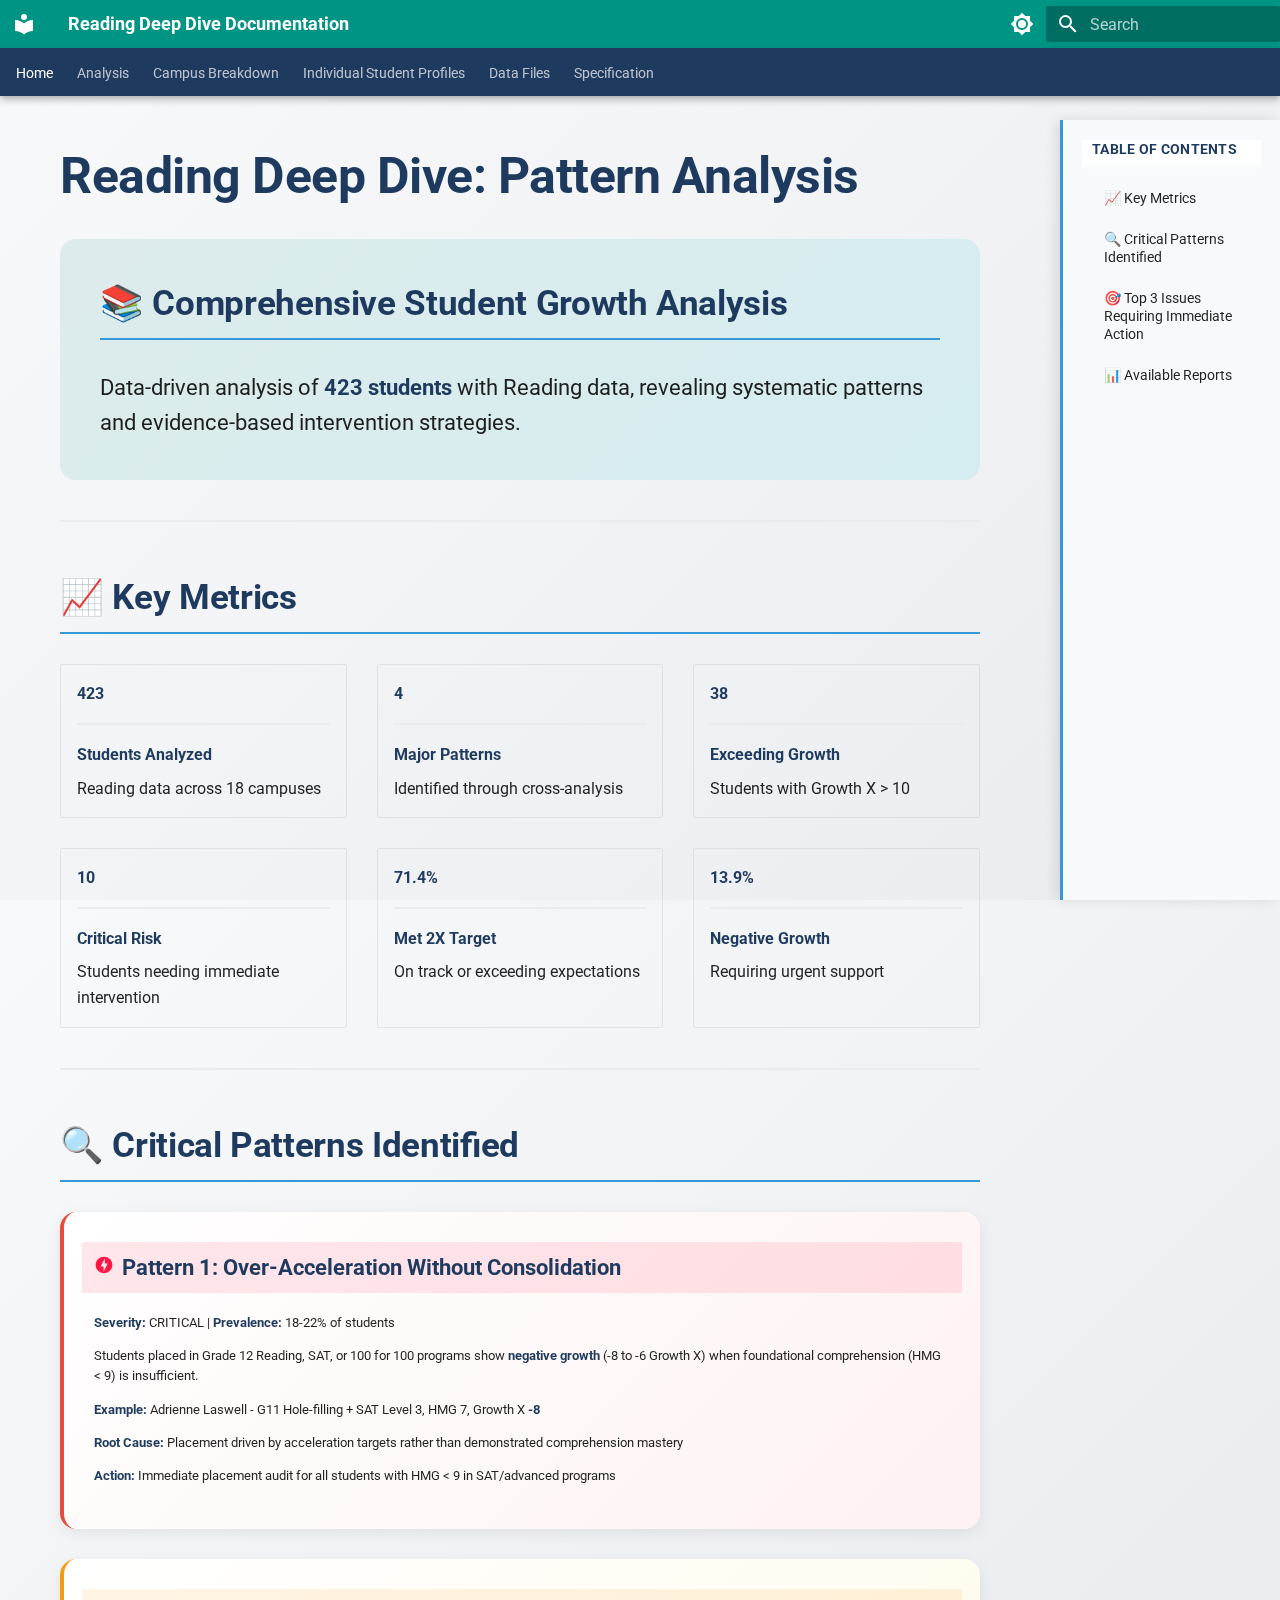
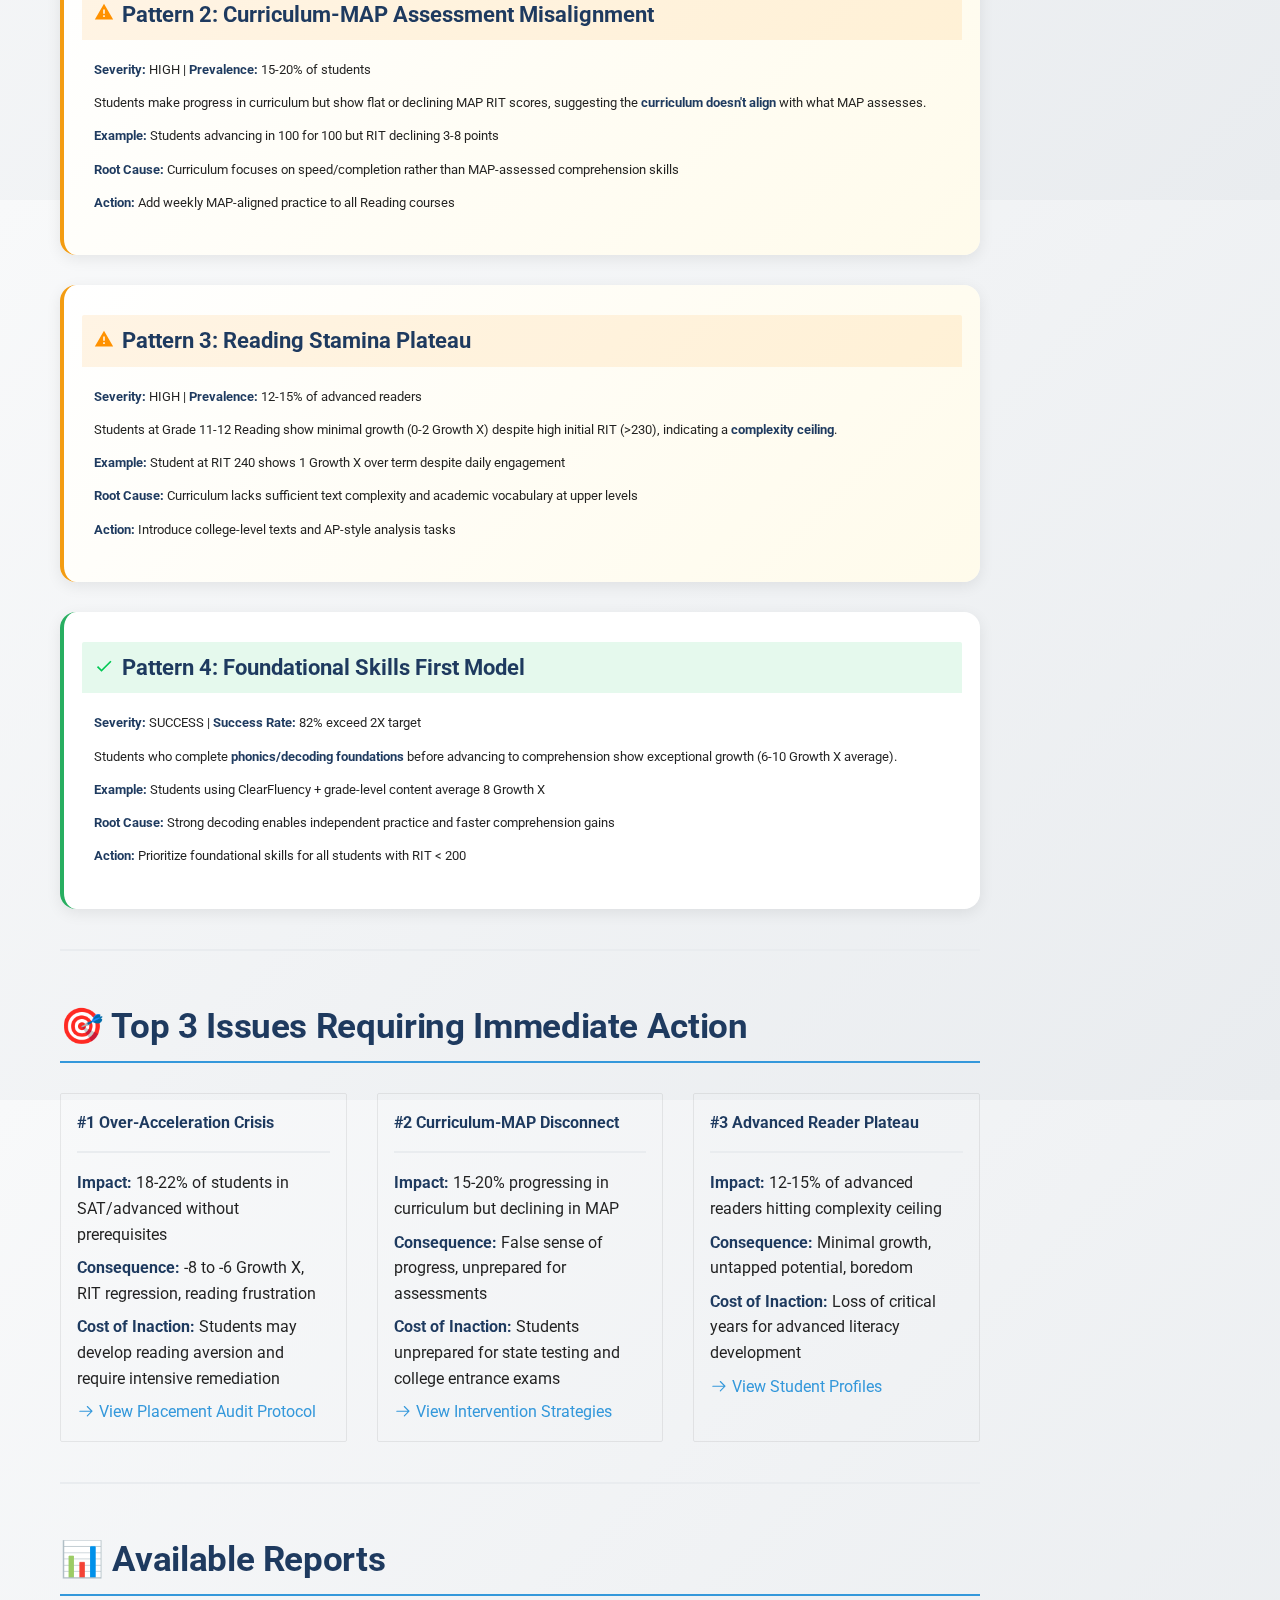
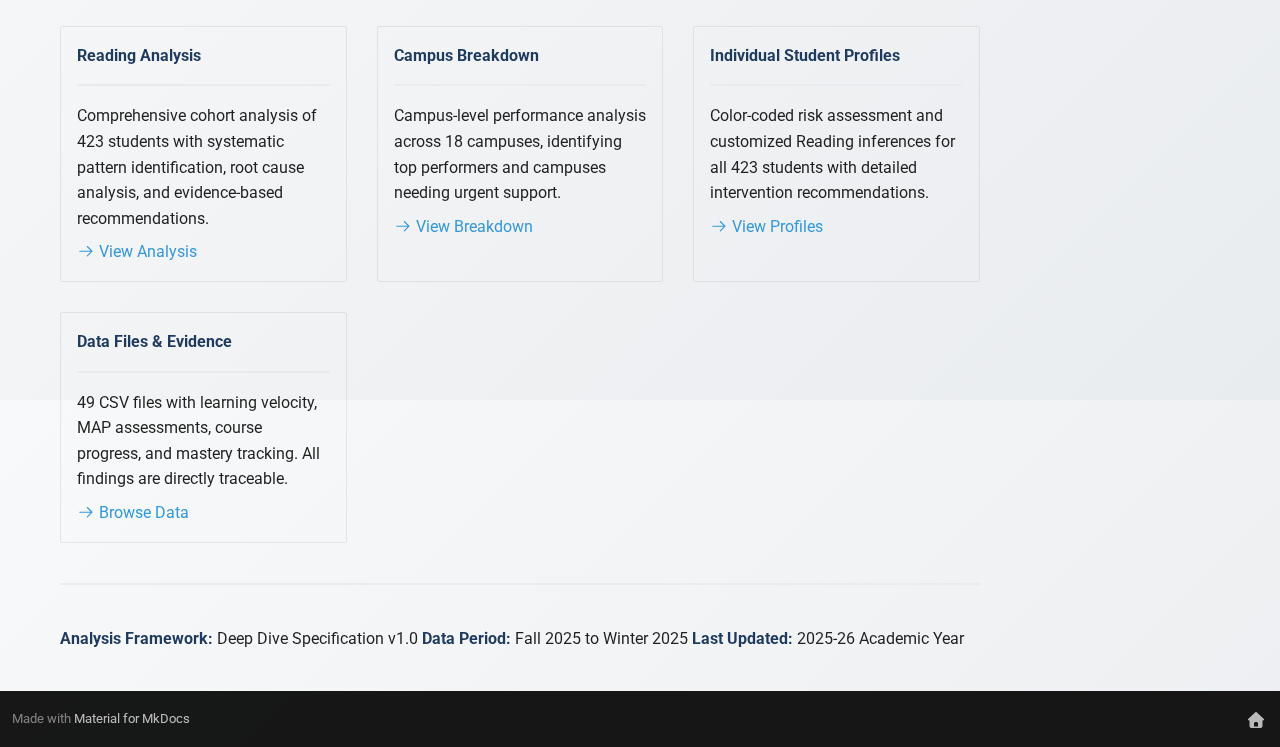
<file: index.html>
<!doctype html>
<html lang="en" class="no-js">
  <head>
    
      <meta charset="utf-8">
      <meta name="viewport" content="width=device-width,initial-scale=1">
      
        <meta name="description" content="Comprehensive reading student analysis and intervention planning">
      
      
        <meta name="author" content="Deep Dive Analysis Team">
      
      
        <link rel="canonical" href="https://alixandria-ali.github.io/reading-deep-dive/">
      
      
      
        <link rel="next" href="reports/reading_analysis/">
      
      
        
      
      
      <link rel="icon" href="assets/images/favicon.png">
      <meta name="generator" content="mkdocs-1.6.1, mkdocs-material-9.7.1">
    
    
      
        <title>Reading Deep Dive Documentation</title>
      
    
    
      <link rel="stylesheet" href="assets/stylesheets/main.484c7ddc.min.css">
      
        
        <link rel="stylesheet" href="assets/stylesheets/palette.ab4e12ef.min.css">
      
      


    
    
      
    
    
      
        
        
        <link rel="preconnect" href="https://fonts.gstatic.com" crossorigin>
        <link rel="stylesheet" href="https://fonts.googleapis.com/css?family=Roboto:300,300i,400,400i,700,700i%7CRoboto+Mono:400,400i,700,700i&display=fallback">
        <style>:root{--md-text-font:"Roboto";--md-code-font:"Roboto Mono"}</style>
      
    
    
      <link rel="stylesheet" href="stylesheets/extra.css">
    
    <script>__md_scope=new URL(".",location),__md_hash=e=>[...e].reduce(((e,_)=>(e<<5)-e+_.charCodeAt(0)),0),__md_get=(e,_=localStorage,t=__md_scope)=>JSON.parse(_.getItem(t.pathname+"."+e)),__md_set=(e,_,t=localStorage,a=__md_scope)=>{try{t.setItem(a.pathname+"."+e,JSON.stringify(_))}catch(e){}}</script>
    
      

    
    
  </head>
  
  
    
    
      
    
    
    
    
    <body dir="ltr" data-md-color-scheme="default" data-md-color-primary="teal" data-md-color-accent="cyan">
  
    
    <input class="md-toggle" data-md-toggle="drawer" type="checkbox" id="__drawer" autocomplete="off">
    <input class="md-toggle" data-md-toggle="search" type="checkbox" id="__search" autocomplete="off">
    <label class="md-overlay" for="__drawer"></label>
    <div data-md-component="skip">
      
        
        <a href="#reading-deep-dive-pattern-analysis" class="md-skip">
          Skip to content
        </a>
      
    </div>
    <div data-md-component="announce">
      
    </div>
    
    
      

  

<header class="md-header md-header--shadow md-header--lifted" data-md-component="header">
  <nav class="md-header__inner md-grid" aria-label="Header">
    <a href="." title="Reading Deep Dive Documentation" class="md-header__button md-logo" aria-label="Reading Deep Dive Documentation" data-md-component="logo">
      
  
  <svg xmlns="http://www.w3.org/2000/svg" viewBox="0 0 24 24"><path d="M12 8a3 3 0 0 0 3-3 3 3 0 0 0-3-3 3 3 0 0 0-3 3 3 3 0 0 0 3 3m0 3.54C9.64 9.35 6.5 8 3 8v11c3.5 0 6.64 1.35 9 3.54 2.36-2.19 5.5-3.54 9-3.54V8c-3.5 0-6.64 1.35-9 3.54"/></svg>

    </a>
    <label class="md-header__button md-icon" for="__drawer">
      
      <svg xmlns="http://www.w3.org/2000/svg" viewBox="0 0 24 24"><path d="M3 6h18v2H3zm0 5h18v2H3zm0 5h18v2H3z"/></svg>
    </label>
    <div class="md-header__title" data-md-component="header-title">
      <div class="md-header__ellipsis">
        <div class="md-header__topic">
          <span class="md-ellipsis">
            Reading Deep Dive Documentation
          </span>
        </div>
        <div class="md-header__topic" data-md-component="header-topic">
          <span class="md-ellipsis">
            
              Home
            
          </span>
        </div>
      </div>
    </div>
    
      
        <form class="md-header__option" data-md-component="palette">
  
    
    
    
    <input class="md-option" data-md-color-media="" data-md-color-scheme="default" data-md-color-primary="teal" data-md-color-accent="cyan"  aria-label="Switch to dark mode"  type="radio" name="__palette" id="__palette_0">
    
      <label class="md-header__button md-icon" title="Switch to dark mode" for="__palette_1" hidden>
        <svg xmlns="http://www.w3.org/2000/svg" viewBox="0 0 24 24"><path d="M12 8a4 4 0 0 0-4 4 4 4 0 0 0 4 4 4 4 0 0 0 4-4 4 4 0 0 0-4-4m0 10a6 6 0 0 1-6-6 6 6 0 0 1 6-6 6 6 0 0 1 6 6 6 6 0 0 1-6 6m8-9.31V4h-4.69L12 .69 8.69 4H4v4.69L.69 12 4 15.31V20h4.69L12 23.31 15.31 20H20v-4.69L23.31 12z"/></svg>
      </label>
    
  
    
    
    
    <input class="md-option" data-md-color-media="" data-md-color-scheme="slate" data-md-color-primary="teal" data-md-color-accent="cyan"  aria-label="Switch to light mode"  type="radio" name="__palette" id="__palette_1">
    
      <label class="md-header__button md-icon" title="Switch to light mode" for="__palette_0" hidden>
        <svg xmlns="http://www.w3.org/2000/svg" viewBox="0 0 24 24"><path d="M12 18c-.89 0-1.74-.2-2.5-.55C11.56 16.5 13 14.42 13 12s-1.44-4.5-3.5-5.45C10.26 6.2 11.11 6 12 6a6 6 0 0 1 6 6 6 6 0 0 1-6 6m8-9.31V4h-4.69L12 .69 8.69 4H4v4.69L.69 12 4 15.31V20h4.69L12 23.31 15.31 20H20v-4.69L23.31 12z"/></svg>
      </label>
    
  
</form>
      
    
    
      <script>var palette=__md_get("__palette");if(palette&&palette.color){if("(prefers-color-scheme)"===palette.color.media){var media=matchMedia("(prefers-color-scheme: light)"),input=document.querySelector(media.matches?"[data-md-color-media='(prefers-color-scheme: light)']":"[data-md-color-media='(prefers-color-scheme: dark)']");palette.color.media=input.getAttribute("data-md-color-media"),palette.color.scheme=input.getAttribute("data-md-color-scheme"),palette.color.primary=input.getAttribute("data-md-color-primary"),palette.color.accent=input.getAttribute("data-md-color-accent")}for(var[key,value]of Object.entries(palette.color))document.body.setAttribute("data-md-color-"+key,value)}</script>
    
    
    
      
      
        <label class="md-header__button md-icon" for="__search">
          
          <svg xmlns="http://www.w3.org/2000/svg" viewBox="0 0 24 24"><path d="M9.5 3A6.5 6.5 0 0 1 16 9.5c0 1.61-.59 3.09-1.56 4.23l.27.27h.79l5 5-1.5 1.5-5-5v-.79l-.27-.27A6.52 6.52 0 0 1 9.5 16 6.5 6.5 0 0 1 3 9.5 6.5 6.5 0 0 1 9.5 3m0 2C7 5 5 7 5 9.5S7 14 9.5 14 14 12 14 9.5 12 5 9.5 5"/></svg>
        </label>
        <div class="md-search" data-md-component="search" role="dialog">
  <label class="md-search__overlay" for="__search"></label>
  <div class="md-search__inner" role="search">
    <form class="md-search__form" name="search">
      <input type="text" class="md-search__input" name="query" aria-label="Search" placeholder="Search" autocapitalize="off" autocorrect="off" autocomplete="off" spellcheck="false" data-md-component="search-query" required>
      <label class="md-search__icon md-icon" for="__search">
        
        <svg xmlns="http://www.w3.org/2000/svg" viewBox="0 0 24 24"><path d="M9.5 3A6.5 6.5 0 0 1 16 9.5c0 1.61-.59 3.09-1.56 4.23l.27.27h.79l5 5-1.5 1.5-5-5v-.79l-.27-.27A6.52 6.52 0 0 1 9.5 16 6.5 6.5 0 0 1 3 9.5 6.5 6.5 0 0 1 9.5 3m0 2C7 5 5 7 5 9.5S7 14 9.5 14 14 12 14 9.5 12 5 9.5 5"/></svg>
        
        <svg xmlns="http://www.w3.org/2000/svg" viewBox="0 0 24 24"><path d="M20 11v2H8l5.5 5.5-1.42 1.42L4.16 12l7.92-7.92L13.5 5.5 8 11z"/></svg>
      </label>
      <nav class="md-search__options" aria-label="Search">
        
        <button type="reset" class="md-search__icon md-icon" title="Clear" aria-label="Clear" tabindex="-1">
          
          <svg xmlns="http://www.w3.org/2000/svg" viewBox="0 0 24 24"><path d="M19 6.41 17.59 5 12 10.59 6.41 5 5 6.41 10.59 12 5 17.59 6.41 19 12 13.41 17.59 19 19 17.59 13.41 12z"/></svg>
        </button>
      </nav>
      
        <div class="md-search__suggest" data-md-component="search-suggest"></div>
      
    </form>
    <div class="md-search__output">
      <div class="md-search__scrollwrap" tabindex="0" data-md-scrollfix>
        <div class="md-search-result" data-md-component="search-result">
          <div class="md-search-result__meta">
            Initializing search
          </div>
          <ol class="md-search-result__list" role="presentation"></ol>
        </div>
      </div>
    </div>
  </div>
</div>
      
    
    
  </nav>
  
    
      
<nav class="md-tabs" aria-label="Tabs" data-md-component="tabs">
  <div class="md-grid">
    <ul class="md-tabs__list">
      
        
  
  
  
    
  
  
    <li class="md-tabs__item md-tabs__item--active">
      <a href="." class="md-tabs__link">
        
  
  
    
  
  Home

      </a>
    </li>
  

      
        
  
  
  
  
    <li class="md-tabs__item">
      <a href="reports/reading_analysis/" class="md-tabs__link">
        
  
  
    
  
  Analysis

      </a>
    </li>
  

      
        
  
  
  
  
    <li class="md-tabs__item">
      <a href="reports/campus_breakdown/" class="md-tabs__link">
        
  
  
    
  
  Campus Breakdown

      </a>
    </li>
  

      
        
  
  
  
  
    <li class="md-tabs__item">
      <a href="reports/student_profiles/" class="md-tabs__link">
        
  
  
    
  
  Individual Student Profiles

      </a>
    </li>
  

      
        
  
  
  
  
    <li class="md-tabs__item">
      <a href="data/" class="md-tabs__link">
        
  
  
    
  
  Data Files

      </a>
    </li>
  

      
        
  
  
  
  
    <li class="md-tabs__item">
      <a href="data/deep_dive_spec/" class="md-tabs__link">
        
  
  
    
  
  Specification

      </a>
    </li>
  

      
    </ul>
  </div>
</nav>
    
  
</header>
    
    <div class="md-container" data-md-component="container">
      
      
        
      
      <main class="md-main" data-md-component="main">
        <div class="md-main__inner md-grid">
          
            
              
              <div class="md-sidebar md-sidebar--primary" data-md-component="sidebar" data-md-type="navigation" >
                <div class="md-sidebar__scrollwrap">
                  <div class="md-sidebar__inner">
                    


  


<nav class="md-nav md-nav--primary md-nav--lifted" aria-label="Navigation" data-md-level="0">
  <label class="md-nav__title" for="__drawer">
    <a href="." title="Reading Deep Dive Documentation" class="md-nav__button md-logo" aria-label="Reading Deep Dive Documentation" data-md-component="logo">
      
  
  <svg xmlns="http://www.w3.org/2000/svg" viewBox="0 0 24 24"><path d="M12 8a3 3 0 0 0 3-3 3 3 0 0 0-3-3 3 3 0 0 0-3 3 3 3 0 0 0 3 3m0 3.54C9.64 9.35 6.5 8 3 8v11c3.5 0 6.64 1.35 9 3.54 2.36-2.19 5.5-3.54 9-3.54V8c-3.5 0-6.64 1.35-9 3.54"/></svg>

    </a>
    Reading Deep Dive Documentation
  </label>
  
  <ul class="md-nav__list" data-md-scrollfix>
    
      
      
  
  
    
  
  
  
    <li class="md-nav__item md-nav__item--active">
      
      <input class="md-nav__toggle md-toggle" type="checkbox" id="__toc">
      
      
        
      
      
        <label class="md-nav__link md-nav__link--active" for="__toc">
          
  
  
  <span class="md-ellipsis">
    
  
    Home
  

    
  </span>
  
  

          <span class="md-nav__icon md-icon"></span>
        </label>
      
      <a href="." class="md-nav__link md-nav__link--active">
        
  
  
  <span class="md-ellipsis">
    
  
    Home
  

    
  </span>
  
  

      </a>
      
        

<nav class="md-nav md-nav--secondary" aria-label="Table of contents">
  
  
  
    
  
  
    <label class="md-nav__title" for="__toc">
      <span class="md-nav__icon md-icon"></span>
      Table of contents
    </label>
    <ul class="md-nav__list" data-md-component="toc" data-md-scrollfix>
      
        <li class="md-nav__item">
  <a href="#key-metrics" class="md-nav__link">
    <span class="md-ellipsis">
      
        📈 Key Metrics
      
    </span>
  </a>
  
</li>
      
        <li class="md-nav__item">
  <a href="#critical-patterns-identified" class="md-nav__link">
    <span class="md-ellipsis">
      
        🔍 Critical Patterns Identified
      
    </span>
  </a>
  
</li>
      
        <li class="md-nav__item">
  <a href="#top-3-issues-requiring-immediate-action" class="md-nav__link">
    <span class="md-ellipsis">
      
        🎯 Top 3 Issues Requiring Immediate Action
      
    </span>
  </a>
  
</li>
      
        <li class="md-nav__item">
  <a href="#available-reports" class="md-nav__link">
    <span class="md-ellipsis">
      
        📊 Available Reports
      
    </span>
  </a>
  
</li>
      
    </ul>
  
</nav>
      
    </li>
  

    
      
      
  
  
  
  
    <li class="md-nav__item">
      <a href="reports/reading_analysis/" class="md-nav__link">
        
  
  
  <span class="md-ellipsis">
    
  
    Analysis
  

    
  </span>
  
  

      </a>
    </li>
  

    
      
      
  
  
  
  
    <li class="md-nav__item">
      <a href="reports/campus_breakdown/" class="md-nav__link">
        
  
  
  <span class="md-ellipsis">
    
  
    Campus Breakdown
  

    
  </span>
  
  

      </a>
    </li>
  

    
      
      
  
  
  
  
    <li class="md-nav__item">
      <a href="reports/student_profiles/" class="md-nav__link">
        
  
  
  <span class="md-ellipsis">
    
  
    Individual Student Profiles
  

    
  </span>
  
  

      </a>
    </li>
  

    
      
      
  
  
  
  
    <li class="md-nav__item">
      <a href="data/" class="md-nav__link">
        
  
  
  <span class="md-ellipsis">
    
  
    Data Files
  

    
  </span>
  
  

      </a>
    </li>
  

    
      
      
  
  
  
  
    <li class="md-nav__item">
      <a href="data/deep_dive_spec/" class="md-nav__link">
        
  
  
  <span class="md-ellipsis">
    
  
    Specification
  

    
  </span>
  
  

      </a>
    </li>
  

    
  </ul>
</nav>
                  </div>
                </div>
              </div>
            
            
              
              <div class="md-sidebar md-sidebar--secondary" data-md-component="sidebar" data-md-type="toc" >
                <div class="md-sidebar__scrollwrap">
                  <div class="md-sidebar__inner">
                    

<nav class="md-nav md-nav--secondary" aria-label="Table of contents">
  
  
  
    
  
  
    <label class="md-nav__title" for="__toc">
      <span class="md-nav__icon md-icon"></span>
      Table of contents
    </label>
    <ul class="md-nav__list" data-md-component="toc" data-md-scrollfix>
      
        <li class="md-nav__item">
  <a href="#key-metrics" class="md-nav__link">
    <span class="md-ellipsis">
      
        📈 Key Metrics
      
    </span>
  </a>
  
</li>
      
        <li class="md-nav__item">
  <a href="#critical-patterns-identified" class="md-nav__link">
    <span class="md-ellipsis">
      
        🔍 Critical Patterns Identified
      
    </span>
  </a>
  
</li>
      
        <li class="md-nav__item">
  <a href="#top-3-issues-requiring-immediate-action" class="md-nav__link">
    <span class="md-ellipsis">
      
        🎯 Top 3 Issues Requiring Immediate Action
      
    </span>
  </a>
  
</li>
      
        <li class="md-nav__item">
  <a href="#available-reports" class="md-nav__link">
    <span class="md-ellipsis">
      
        📊 Available Reports
      
    </span>
  </a>
  
</li>
      
    </ul>
  
</nav>
                  </div>
                </div>
              </div>
            
          
          
            <div class="md-content" data-md-component="content">
              
              <article class="md-content__inner md-typeset">
                
                  



<h1 id="reading-deep-dive-pattern-analysis">Reading Deep Dive: Pattern Analysis</h1>
<!-- Version: 2026-02-11 12:00 -->

<div style="background: linear-gradient(135deg, rgba(0, 128, 128, 0.1) 0%, rgba(0, 206, 209, 0.1) 100%); padding: 2rem; border-radius: 16px; margin-bottom: 2rem;">
<h2 style="margin-top: 0;">📚 Comprehensive Student Growth Analysis</h2>
<p style="font-size: 1.1rem; margin-bottom: 0;">Data-driven analysis of <strong>423 students</strong> with Reading data, revealing systematic patterns and evidence-based intervention strategies.</p>
</div>

<hr />
<h2 id="key-metrics">📈 Key Metrics</h2>
<div class="grid cards">
<ul>
<li>
<p><strong>423</strong></p>
<hr />
<p><strong>Students Analyzed</strong></p>
<p>Reading data across 18 campuses</p>
</li>
<li>
<p><strong>4</strong></p>
<hr />
<p><strong>Major Patterns</strong></p>
<p>Identified through cross-analysis</p>
</li>
<li>
<p><strong>38</strong></p>
<hr />
<p><strong>Exceeding Growth</strong></p>
<p>Students with Growth X &gt; 10</p>
</li>
<li>
<p><strong>10</strong></p>
<hr />
<p><strong>Critical Risk</strong></p>
<p>Students needing immediate intervention</p>
</li>
<li>
<p><strong>71.4%</strong></p>
<hr />
<p><strong>Met 2X Target</strong></p>
<p>On track or exceeding expectations</p>
</li>
<li>
<p><strong>13.9%</strong></p>
<hr />
<p><strong>Negative Growth</strong></p>
<p>Requiring urgent support</p>
</li>
</ul>
</div>
<hr />
<h2 id="critical-patterns-identified">🔍 Critical Patterns Identified</h2>
<div class="admonition danger">
<p class="admonition-title">Pattern 1: Over-Acceleration Without Consolidation</p>
<p><strong>Severity:</strong> CRITICAL | <strong>Prevalence:</strong> 18-22% of students</p>
<p>Students placed in Grade 12 Reading, SAT, or 100 for 100 programs show <strong>negative growth</strong> (-8 to -6 Growth X) when foundational comprehension (HMG &lt; 9) is insufficient.</p>
<p><strong>Example:</strong> Adrienne Laswell - G11 Hole-filling + SAT Level 3, HMG 7, Growth X <strong>-8</strong></p>
<p><strong>Root Cause:</strong> Placement driven by acceleration targets rather than demonstrated comprehension mastery</p>
<p><strong>Action:</strong> Immediate placement audit for all students with HMG &lt; 9 in SAT/advanced programs</p>
</div>
<div class="admonition warning">
<p class="admonition-title">Pattern 2: Curriculum-MAP Assessment Misalignment</p>
<p><strong>Severity:</strong> HIGH | <strong>Prevalence:</strong> 15-20% of students</p>
<p>Students make progress in curriculum but show flat or declining MAP RIT scores, suggesting the <strong>curriculum doesn't align</strong> with what MAP assesses.</p>
<p><strong>Example:</strong> Students advancing in 100 for 100 but RIT declining 3-8 points</p>
<p><strong>Root Cause:</strong> Curriculum focuses on speed/completion rather than MAP-assessed comprehension skills</p>
<p><strong>Action:</strong> Add weekly MAP-aligned practice to all Reading courses</p>
</div>
<div class="admonition warning">
<p class="admonition-title">Pattern 3: Reading Stamina Plateau</p>
<p><strong>Severity:</strong> HIGH | <strong>Prevalence:</strong> 12-15% of advanced readers</p>
<p>Students at Grade 11-12 Reading show minimal growth (0-2 Growth X) despite high initial RIT (&gt;230), indicating a <strong>complexity ceiling</strong>.</p>
<p><strong>Example:</strong> Student at RIT 240 shows 1 Growth X over term despite daily engagement</p>
<p><strong>Root Cause:</strong> Curriculum lacks sufficient text complexity and academic vocabulary at upper levels</p>
<p><strong>Action:</strong> Introduce college-level texts and AP-style analysis tasks</p>
</div>
<div class="admonition success">
<p class="admonition-title">Pattern 4: Foundational Skills First Model</p>
<p><strong>Severity:</strong> SUCCESS | <strong>Success Rate:</strong> 82% exceed 2X target</p>
<p>Students who complete <strong>phonics/decoding foundations</strong> before advancing to comprehension show exceptional growth (6-10 Growth X average).</p>
<p><strong>Example:</strong> Students using ClearFluency + grade-level content average 8 Growth X</p>
<p><strong>Root Cause:</strong> Strong decoding enables independent practice and faster comprehension gains</p>
<p><strong>Action:</strong> Prioritize foundational skills for all students with RIT &lt; 200</p>
</div>
<hr />
<h2 id="top-3-issues-requiring-immediate-action">🎯 Top 3 Issues Requiring Immediate Action</h2>
<div class="grid cards">
<ul>
<li>
<p><strong>#1 Over-Acceleration Crisis</strong></p>
<hr />
<p><strong>Impact:</strong> 18-22% of students in SAT/advanced without prerequisites</p>
<p><strong>Consequence:</strong> -8 to -6 Growth X, RIT regression, reading frustration</p>
<p><strong>Cost of Inaction:</strong> Students may develop reading aversion and require intensive remediation</p>
<p><a href="reports/campus_breakdown/"><span class="twemoji"><svg xmlns="http://www.w3.org/2000/svg" viewBox="0 0 24 24"><path d="M13.22 19.03a.75.75 0 0 1 0-1.06L18.19 13H3.75a.75.75 0 0 1 0-1.5h14.44l-4.97-4.97a.749.749 0 0 1 .326-1.275.75.75 0 0 1 .734.215l6.25 6.25a.75.75 0 0 1 0 1.06l-6.25 6.25a.75.75 0 0 1-1.06 0"/></svg></span> View Placement Audit Protocol</a></p>
</li>
<li>
<p><strong>#2 Curriculum-MAP Disconnect</strong></p>
<hr />
<p><strong>Impact:</strong> 15-20% progressing in curriculum but declining in MAP</p>
<p><strong>Consequence:</strong> False sense of progress, unprepared for assessments</p>
<p><strong>Cost of Inaction:</strong> Students unprepared for state testing and college entrance exams</p>
<p><a href="reports/reading_analysis/"><span class="twemoji"><svg xmlns="http://www.w3.org/2000/svg" viewBox="0 0 24 24"><path d="M13.22 19.03a.75.75 0 0 1 0-1.06L18.19 13H3.75a.75.75 0 0 1 0-1.5h14.44l-4.97-4.97a.749.749 0 0 1 .326-1.275.75.75 0 0 1 .734.215l6.25 6.25a.75.75 0 0 1 0 1.06l-6.25 6.25a.75.75 0 0 1-1.06 0"/></svg></span> View Intervention Strategies</a></p>
</li>
<li>
<p><strong>#3 Advanced Reader Plateau</strong></p>
<hr />
<p><strong>Impact:</strong> 12-15% of advanced readers hitting complexity ceiling</p>
<p><strong>Consequence:</strong> Minimal growth, untapped potential, boredom</p>
<p><strong>Cost of Inaction:</strong> Loss of critical years for advanced literacy development</p>
<p><a href="reports/student_profiles/"><span class="twemoji"><svg xmlns="http://www.w3.org/2000/svg" viewBox="0 0 24 24"><path d="M13.22 19.03a.75.75 0 0 1 0-1.06L18.19 13H3.75a.75.75 0 0 1 0-1.5h14.44l-4.97-4.97a.749.749 0 0 1 .326-1.275.75.75 0 0 1 .734.215l6.25 6.25a.75.75 0 0 1 0 1.06l-6.25 6.25a.75.75 0 0 1-1.06 0"/></svg></span> View Student Profiles</a></p>
</li>
</ul>
</div>
<hr />
<h2 id="available-reports">📊 Available Reports</h2>
<div class="grid cards">
<ul>
<li>
<p><strong>Reading Analysis</strong></p>
<hr />
<p>Comprehensive cohort analysis of 423 students with systematic pattern identification, root cause analysis, and evidence-based recommendations.</p>
<p><a href="reports/reading_analysis/"><span class="twemoji"><svg xmlns="http://www.w3.org/2000/svg" viewBox="0 0 24 24"><path d="M13.22 19.03a.75.75 0 0 1 0-1.06L18.19 13H3.75a.75.75 0 0 1 0-1.5h14.44l-4.97-4.97a.749.749 0 0 1 .326-1.275.75.75 0 0 1 .734.215l6.25 6.25a.75.75 0 0 1 0 1.06l-6.25 6.25a.75.75 0 0 1-1.06 0"/></svg></span> View Analysis</a></p>
</li>
<li>
<p><strong>Campus Breakdown</strong></p>
<hr />
<p>Campus-level performance analysis across 18 campuses, identifying top performers and campuses needing urgent support.</p>
<p><a href="reports/campus_breakdown/"><span class="twemoji"><svg xmlns="http://www.w3.org/2000/svg" viewBox="0 0 24 24"><path d="M13.22 19.03a.75.75 0 0 1 0-1.06L18.19 13H3.75a.75.75 0 0 1 0-1.5h14.44l-4.97-4.97a.749.749 0 0 1 .326-1.275.75.75 0 0 1 .734.215l6.25 6.25a.75.75 0 0 1 0 1.06l-6.25 6.25a.75.75 0 0 1-1.06 0"/></svg></span> View Breakdown</a></p>
</li>
<li>
<p><strong>Individual Student Profiles</strong></p>
<hr />
<p>Color-coded risk assessment and customized Reading inferences for all 423 students with detailed intervention recommendations.</p>
<p><a href="reports/student_profiles/"><span class="twemoji"><svg xmlns="http://www.w3.org/2000/svg" viewBox="0 0 24 24"><path d="M13.22 19.03a.75.75 0 0 1 0-1.06L18.19 13H3.75a.75.75 0 0 1 0-1.5h14.44l-4.97-4.97a.749.749 0 0 1 .326-1.275.75.75 0 0 1 .734.215l6.25 6.25a.75.75 0 0 1 0 1.06l-6.25 6.25a.75.75 0 0 1-1.06 0"/></svg></span> View Profiles</a></p>
</li>
<li>
<p><strong>Data Files &amp; Evidence</strong></p>
<hr />
<p>49 CSV files with learning velocity, MAP assessments, course progress, and mastery tracking. All findings are directly traceable.</p>
<p><a href="data/"><span class="twemoji"><svg xmlns="http://www.w3.org/2000/svg" viewBox="0 0 24 24"><path d="M13.22 19.03a.75.75 0 0 1 0-1.06L18.19 13H3.75a.75.75 0 0 1 0-1.5h14.44l-4.97-4.97a.749.749 0 0 1 .326-1.275.75.75 0 0 1 .734.215l6.25 6.25a.75.75 0 0 1 0 1.06l-6.25 6.25a.75.75 0 0 1-1.06 0"/></svg></span> Browse Data</a></p>
</li>
</ul>
</div>
<hr />
<p><strong>Analysis Framework:</strong> Deep Dive Specification v1.0
<strong>Data Period:</strong> Fall 2025 to Winter 2025
<strong>Last Updated:</strong> 2025-26 Academic Year</p>












                
              </article>
            </div>
          
          
  <script>var tabs=__md_get("__tabs");if(Array.isArray(tabs))e:for(var set of document.querySelectorAll(".tabbed-set")){var labels=set.querySelector(".tabbed-labels");for(var tab of tabs)for(var label of labels.getElementsByTagName("label"))if(label.innerText.trim()===tab){var input=document.getElementById(label.htmlFor);input.checked=!0;continue e}}</script>

<script>var target=document.getElementById(location.hash.slice(1));target&&target.name&&(target.checked=target.name.startsWith("__tabbed_"))</script>
        </div>
        
          <button type="button" class="md-top md-icon" data-md-component="top" hidden>
  
  <svg xmlns="http://www.w3.org/2000/svg" viewBox="0 0 24 24"><path d="M13 20h-2V8l-5.5 5.5-1.42-1.42L12 4.16l7.92 7.92-1.42 1.42L13 8z"/></svg>
  Back to top
</button>
        
      </main>
      
        <footer class="md-footer">
  
  <div class="md-footer-meta md-typeset">
    <div class="md-footer-meta__inner md-grid">
      <div class="md-copyright">
  
  
    Made with
    <a href="https://squidfunk.github.io/mkdocs-material/" target="_blank" rel="noopener">
      Material for MkDocs
    </a>
  
</div>
      
        
<div class="md-social">
  
    
    
    
    
    <a href="index.html" target="_blank" rel="noopener" title="" class="md-social__link">
      <svg xmlns="http://www.w3.org/2000/svg" viewBox="0 0 512 512"><!--! Font Awesome Free 7.1.0 by @fontawesome - https://fontawesome.com License - https://fontawesome.com/license/free (Icons: CC BY 4.0, Fonts: SIL OFL 1.1, Code: MIT License) Copyright 2025 Fonticons, Inc.--><path d="M277.8 8.6c-12.3-11.4-31.3-11.4-43.5 0l-224 208c-9.6 9-12.8 22.9-8 35.1S18.8 272 32 272h16v176c0 35.3 28.7 64 64 64h288c35.3 0 64-28.7 64-64V272h16c13.2 0 25-8.1 29.8-20.3s1.6-26.2-8-35.1zM240 320h32c26.5 0 48 21.5 48 48v96H192v-96c0-26.5 21.5-48 48-48"/></svg>
    </a>
  
</div>
      
    </div>
  </div>
</footer>
      
    </div>
    <div class="md-dialog" data-md-component="dialog">
      <div class="md-dialog__inner md-typeset"></div>
    </div>
    
    
    
      
      
      <script id="__config" type="application/json">{"annotate": null, "base": ".", "features": ["navigation.instant", "navigation.tracking", "navigation.tabs", "navigation.tabs.sticky", "navigation.top", "toc.follow", "search.suggest", "search.highlight", "content.code.copy", "content.tabs.link"], "search": "assets/javascripts/workers/search.2c215733.min.js", "tags": null, "translations": {"clipboard.copied": "Copied to clipboard", "clipboard.copy": "Copy to clipboard", "search.result.more.one": "1 more on this page", "search.result.more.other": "# more on this page", "search.result.none": "No matching documents", "search.result.one": "1 matching document", "search.result.other": "# matching documents", "search.result.placeholder": "Type to start searching", "search.result.term.missing": "Missing", "select.version": "Select version"}, "version": null}</script>
    
    
      <script src="assets/javascripts/bundle.79ae519e.min.js"></script>
      
    
  </body>
</html>
</file>
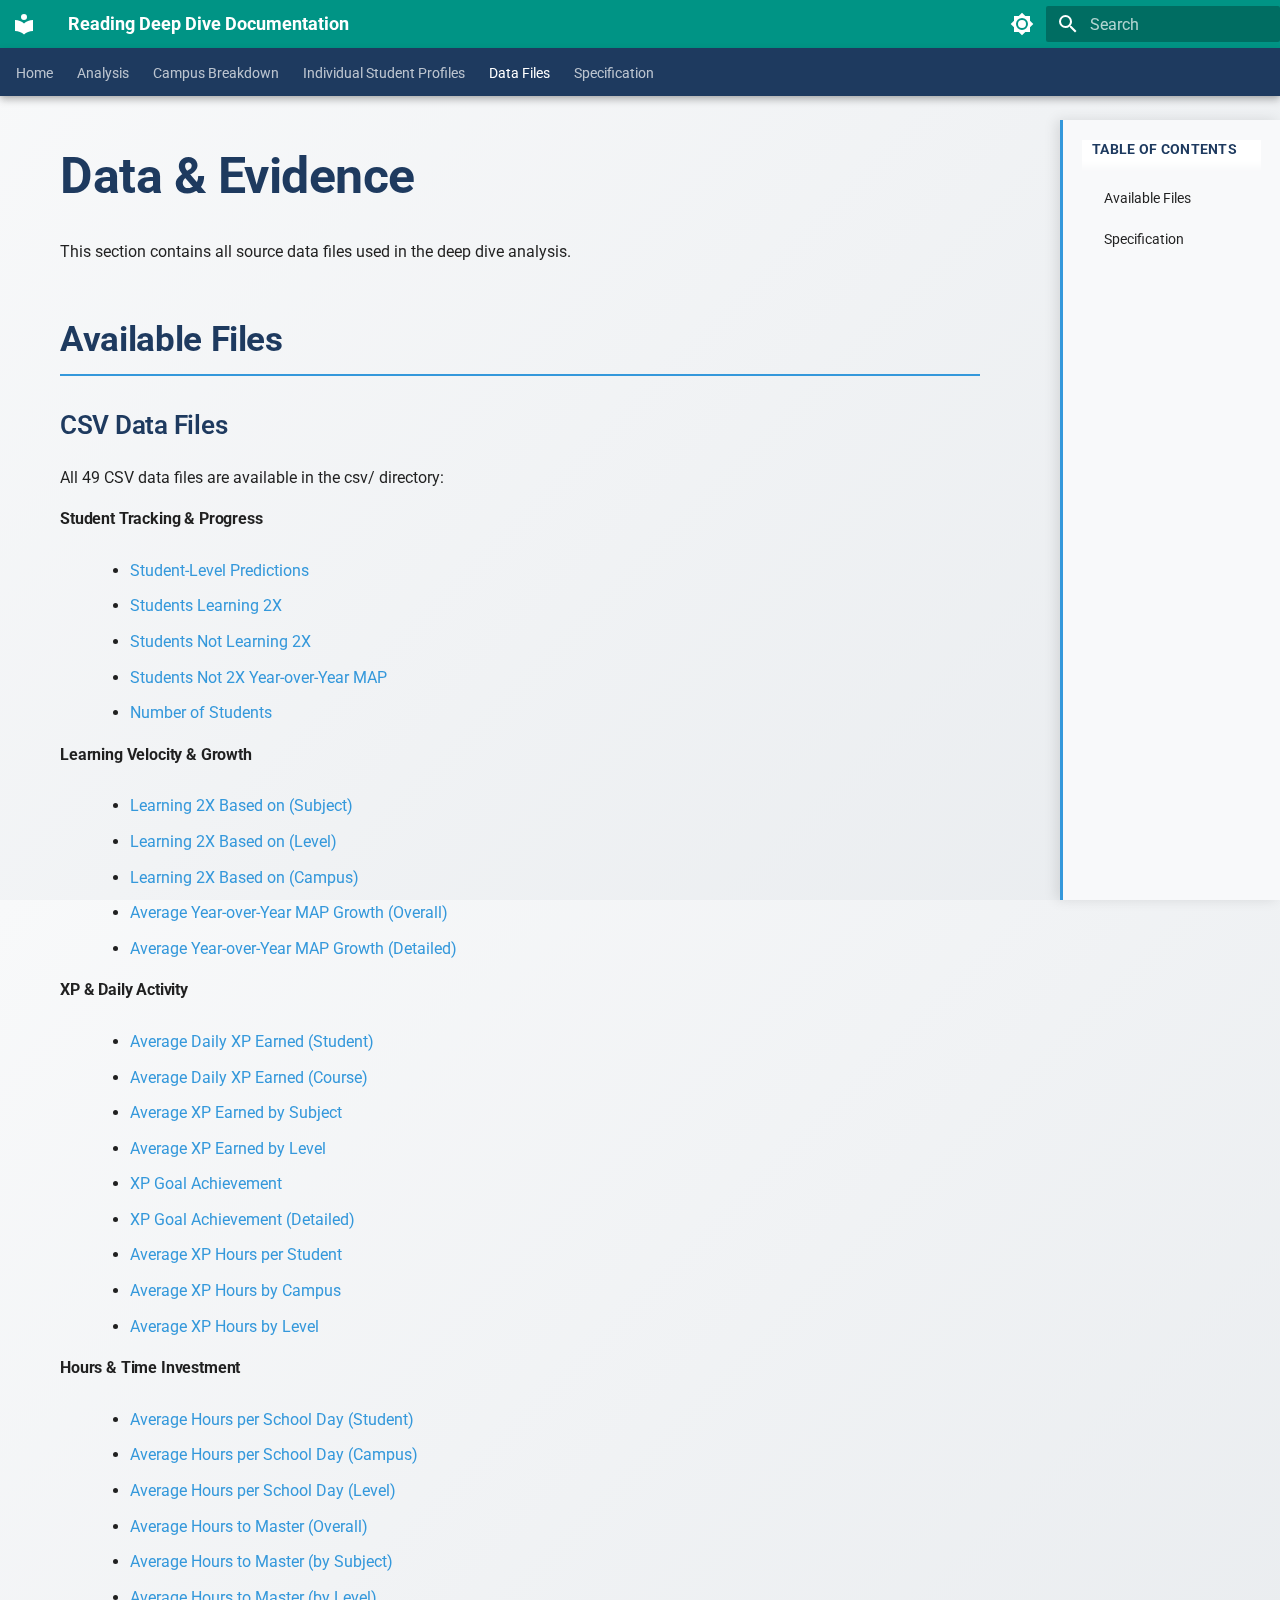
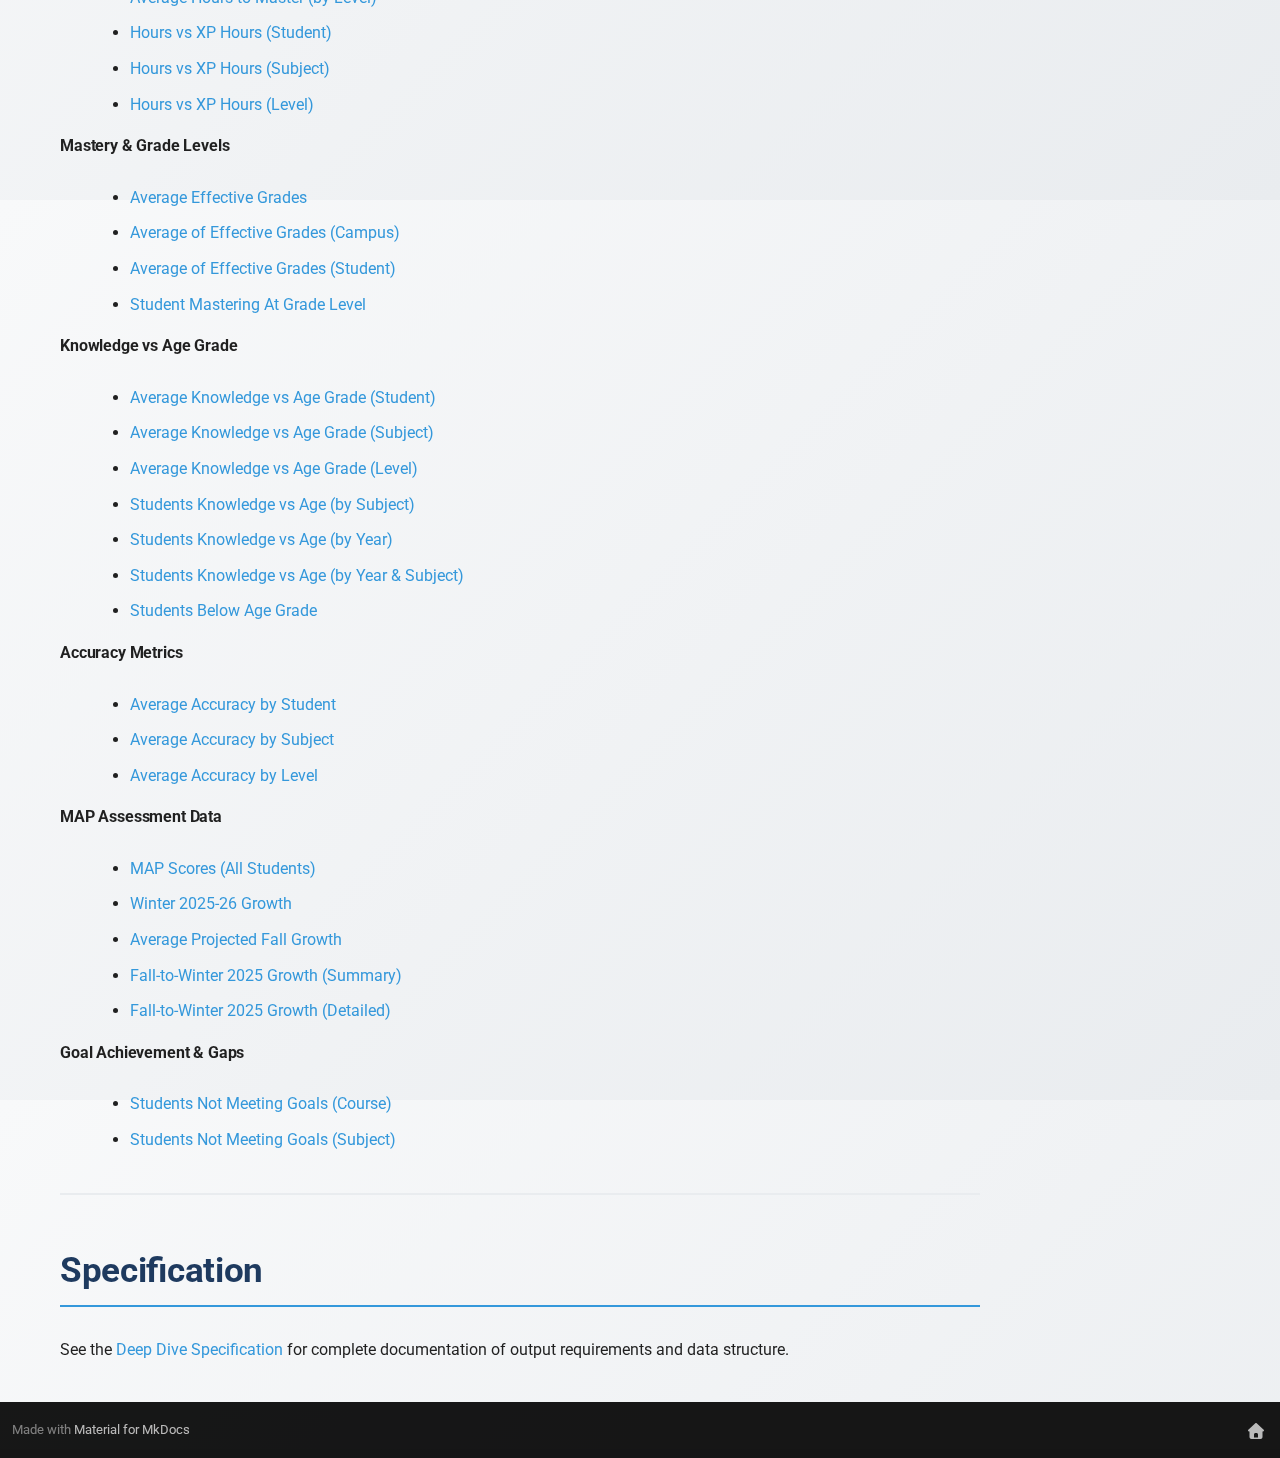
<file: data/index.html>
<!doctype html>
<html lang="en" class="no-js">
  <head>
    
      <meta charset="utf-8">
      <meta name="viewport" content="width=device-width,initial-scale=1">
      
        <meta name="description" content="Comprehensive reading student analysis and intervention planning">
      
      
        <meta name="author" content="Deep Dive Analysis Team">
      
      
        <link rel="canonical" href="https://alixandria-ali.github.io/reading-deep-dive/data/">
      
      
        <link rel="prev" href="../reports/student_profiles/">
      
      
        <link rel="next" href="deep_dive_spec/">
      
      
        
      
      
      <link rel="icon" href="../assets/images/favicon.png">
      <meta name="generator" content="mkdocs-1.6.1, mkdocs-material-9.7.1">
    
    
      
        <title>Data Files - Reading Deep Dive Documentation</title>
      
    
    
      <link rel="stylesheet" href="../assets/stylesheets/main.484c7ddc.min.css">
      
        
        <link rel="stylesheet" href="../assets/stylesheets/palette.ab4e12ef.min.css">
      
      


    
    
      
    
    
      
        
        
        <link rel="preconnect" href="https://fonts.gstatic.com" crossorigin>
        <link rel="stylesheet" href="https://fonts.googleapis.com/css?family=Roboto:300,300i,400,400i,700,700i%7CRoboto+Mono:400,400i,700,700i&display=fallback">
        <style>:root{--md-text-font:"Roboto";--md-code-font:"Roboto Mono"}</style>
      
    
    
      <link rel="stylesheet" href="../stylesheets/extra.css">
    
    <script>__md_scope=new URL("..",location),__md_hash=e=>[...e].reduce(((e,_)=>(e<<5)-e+_.charCodeAt(0)),0),__md_get=(e,_=localStorage,t=__md_scope)=>JSON.parse(_.getItem(t.pathname+"."+e)),__md_set=(e,_,t=localStorage,a=__md_scope)=>{try{t.setItem(a.pathname+"."+e,JSON.stringify(_))}catch(e){}}</script>
    
      

    
    
  </head>
  
  
    
    
      
    
    
    
    
    <body dir="ltr" data-md-color-scheme="default" data-md-color-primary="teal" data-md-color-accent="cyan">
  
    
    <input class="md-toggle" data-md-toggle="drawer" type="checkbox" id="__drawer" autocomplete="off">
    <input class="md-toggle" data-md-toggle="search" type="checkbox" id="__search" autocomplete="off">
    <label class="md-overlay" for="__drawer"></label>
    <div data-md-component="skip">
      
        
        <a href="#data-evidence" class="md-skip">
          Skip to content
        </a>
      
    </div>
    <div data-md-component="announce">
      
    </div>
    
    
      

  

<header class="md-header md-header--shadow md-header--lifted" data-md-component="header">
  <nav class="md-header__inner md-grid" aria-label="Header">
    <a href=".." title="Reading Deep Dive Documentation" class="md-header__button md-logo" aria-label="Reading Deep Dive Documentation" data-md-component="logo">
      
  
  <svg xmlns="http://www.w3.org/2000/svg" viewBox="0 0 24 24"><path d="M12 8a3 3 0 0 0 3-3 3 3 0 0 0-3-3 3 3 0 0 0-3 3 3 3 0 0 0 3 3m0 3.54C9.64 9.35 6.5 8 3 8v11c3.5 0 6.64 1.35 9 3.54 2.36-2.19 5.5-3.54 9-3.54V8c-3.5 0-6.64 1.35-9 3.54"/></svg>

    </a>
    <label class="md-header__button md-icon" for="__drawer">
      
      <svg xmlns="http://www.w3.org/2000/svg" viewBox="0 0 24 24"><path d="M3 6h18v2H3zm0 5h18v2H3zm0 5h18v2H3z"/></svg>
    </label>
    <div class="md-header__title" data-md-component="header-title">
      <div class="md-header__ellipsis">
        <div class="md-header__topic">
          <span class="md-ellipsis">
            Reading Deep Dive Documentation
          </span>
        </div>
        <div class="md-header__topic" data-md-component="header-topic">
          <span class="md-ellipsis">
            
              Data Files
            
          </span>
        </div>
      </div>
    </div>
    
      
        <form class="md-header__option" data-md-component="palette">
  
    
    
    
    <input class="md-option" data-md-color-media="" data-md-color-scheme="default" data-md-color-primary="teal" data-md-color-accent="cyan"  aria-label="Switch to dark mode"  type="radio" name="__palette" id="__palette_0">
    
      <label class="md-header__button md-icon" title="Switch to dark mode" for="__palette_1" hidden>
        <svg xmlns="http://www.w3.org/2000/svg" viewBox="0 0 24 24"><path d="M12 8a4 4 0 0 0-4 4 4 4 0 0 0 4 4 4 4 0 0 0 4-4 4 4 0 0 0-4-4m0 10a6 6 0 0 1-6-6 6 6 0 0 1 6-6 6 6 0 0 1 6 6 6 6 0 0 1-6 6m8-9.31V4h-4.69L12 .69 8.69 4H4v4.69L.69 12 4 15.31V20h4.69L12 23.31 15.31 20H20v-4.69L23.31 12z"/></svg>
      </label>
    
  
    
    
    
    <input class="md-option" data-md-color-media="" data-md-color-scheme="slate" data-md-color-primary="teal" data-md-color-accent="cyan"  aria-label="Switch to light mode"  type="radio" name="__palette" id="__palette_1">
    
      <label class="md-header__button md-icon" title="Switch to light mode" for="__palette_0" hidden>
        <svg xmlns="http://www.w3.org/2000/svg" viewBox="0 0 24 24"><path d="M12 18c-.89 0-1.74-.2-2.5-.55C11.56 16.5 13 14.42 13 12s-1.44-4.5-3.5-5.45C10.26 6.2 11.11 6 12 6a6 6 0 0 1 6 6 6 6 0 0 1-6 6m8-9.31V4h-4.69L12 .69 8.69 4H4v4.69L.69 12 4 15.31V20h4.69L12 23.31 15.31 20H20v-4.69L23.31 12z"/></svg>
      </label>
    
  
</form>
      
    
    
      <script>var palette=__md_get("__palette");if(palette&&palette.color){if("(prefers-color-scheme)"===palette.color.media){var media=matchMedia("(prefers-color-scheme: light)"),input=document.querySelector(media.matches?"[data-md-color-media='(prefers-color-scheme: light)']":"[data-md-color-media='(prefers-color-scheme: dark)']");palette.color.media=input.getAttribute("data-md-color-media"),palette.color.scheme=input.getAttribute("data-md-color-scheme"),palette.color.primary=input.getAttribute("data-md-color-primary"),palette.color.accent=input.getAttribute("data-md-color-accent")}for(var[key,value]of Object.entries(palette.color))document.body.setAttribute("data-md-color-"+key,value)}</script>
    
    
    
      
      
        <label class="md-header__button md-icon" for="__search">
          
          <svg xmlns="http://www.w3.org/2000/svg" viewBox="0 0 24 24"><path d="M9.5 3A6.5 6.5 0 0 1 16 9.5c0 1.61-.59 3.09-1.56 4.23l.27.27h.79l5 5-1.5 1.5-5-5v-.79l-.27-.27A6.52 6.52 0 0 1 9.5 16 6.5 6.5 0 0 1 3 9.5 6.5 6.5 0 0 1 9.5 3m0 2C7 5 5 7 5 9.5S7 14 9.5 14 14 12 14 9.5 12 5 9.5 5"/></svg>
        </label>
        <div class="md-search" data-md-component="search" role="dialog">
  <label class="md-search__overlay" for="__search"></label>
  <div class="md-search__inner" role="search">
    <form class="md-search__form" name="search">
      <input type="text" class="md-search__input" name="query" aria-label="Search" placeholder="Search" autocapitalize="off" autocorrect="off" autocomplete="off" spellcheck="false" data-md-component="search-query" required>
      <label class="md-search__icon md-icon" for="__search">
        
        <svg xmlns="http://www.w3.org/2000/svg" viewBox="0 0 24 24"><path d="M9.5 3A6.5 6.5 0 0 1 16 9.5c0 1.61-.59 3.09-1.56 4.23l.27.27h.79l5 5-1.5 1.5-5-5v-.79l-.27-.27A6.52 6.52 0 0 1 9.5 16 6.5 6.5 0 0 1 3 9.5 6.5 6.5 0 0 1 9.5 3m0 2C7 5 5 7 5 9.5S7 14 9.5 14 14 12 14 9.5 12 5 9.5 5"/></svg>
        
        <svg xmlns="http://www.w3.org/2000/svg" viewBox="0 0 24 24"><path d="M20 11v2H8l5.5 5.5-1.42 1.42L4.16 12l7.92-7.92L13.5 5.5 8 11z"/></svg>
      </label>
      <nav class="md-search__options" aria-label="Search">
        
        <button type="reset" class="md-search__icon md-icon" title="Clear" aria-label="Clear" tabindex="-1">
          
          <svg xmlns="http://www.w3.org/2000/svg" viewBox="0 0 24 24"><path d="M19 6.41 17.59 5 12 10.59 6.41 5 5 6.41 10.59 12 5 17.59 6.41 19 12 13.41 17.59 19 19 17.59 13.41 12z"/></svg>
        </button>
      </nav>
      
        <div class="md-search__suggest" data-md-component="search-suggest"></div>
      
    </form>
    <div class="md-search__output">
      <div class="md-search__scrollwrap" tabindex="0" data-md-scrollfix>
        <div class="md-search-result" data-md-component="search-result">
          <div class="md-search-result__meta">
            Initializing search
          </div>
          <ol class="md-search-result__list" role="presentation"></ol>
        </div>
      </div>
    </div>
  </div>
</div>
      
    
    
  </nav>
  
    
      
<nav class="md-tabs" aria-label="Tabs" data-md-component="tabs">
  <div class="md-grid">
    <ul class="md-tabs__list">
      
        
  
  
  
  
    <li class="md-tabs__item">
      <a href=".." class="md-tabs__link">
        
  
  
    
  
  Home

      </a>
    </li>
  

      
        
  
  
  
  
    <li class="md-tabs__item">
      <a href="../reports/reading_analysis/" class="md-tabs__link">
        
  
  
    
  
  Analysis

      </a>
    </li>
  

      
        
  
  
  
  
    <li class="md-tabs__item">
      <a href="../reports/campus_breakdown/" class="md-tabs__link">
        
  
  
    
  
  Campus Breakdown

      </a>
    </li>
  

      
        
  
  
  
  
    <li class="md-tabs__item">
      <a href="../reports/student_profiles/" class="md-tabs__link">
        
  
  
    
  
  Individual Student Profiles

      </a>
    </li>
  

      
        
  
  
  
    
  
  
    <li class="md-tabs__item md-tabs__item--active">
      <a href="./" class="md-tabs__link">
        
  
  
    
  
  Data Files

      </a>
    </li>
  

      
        
  
  
  
  
    <li class="md-tabs__item">
      <a href="deep_dive_spec/" class="md-tabs__link">
        
  
  
    
  
  Specification

      </a>
    </li>
  

      
    </ul>
  </div>
</nav>
    
  
</header>
    
    <div class="md-container" data-md-component="container">
      
      
        
      
      <main class="md-main" data-md-component="main">
        <div class="md-main__inner md-grid">
          
            
              
              <div class="md-sidebar md-sidebar--primary" data-md-component="sidebar" data-md-type="navigation" >
                <div class="md-sidebar__scrollwrap">
                  <div class="md-sidebar__inner">
                    


  


<nav class="md-nav md-nav--primary md-nav--lifted" aria-label="Navigation" data-md-level="0">
  <label class="md-nav__title" for="__drawer">
    <a href=".." title="Reading Deep Dive Documentation" class="md-nav__button md-logo" aria-label="Reading Deep Dive Documentation" data-md-component="logo">
      
  
  <svg xmlns="http://www.w3.org/2000/svg" viewBox="0 0 24 24"><path d="M12 8a3 3 0 0 0 3-3 3 3 0 0 0-3-3 3 3 0 0 0-3 3 3 3 0 0 0 3 3m0 3.54C9.64 9.35 6.5 8 3 8v11c3.5 0 6.64 1.35 9 3.54 2.36-2.19 5.5-3.54 9-3.54V8c-3.5 0-6.64 1.35-9 3.54"/></svg>

    </a>
    Reading Deep Dive Documentation
  </label>
  
  <ul class="md-nav__list" data-md-scrollfix>
    
      
      
  
  
  
  
    <li class="md-nav__item">
      <a href=".." class="md-nav__link">
        
  
  
  <span class="md-ellipsis">
    
  
    Home
  

    
  </span>
  
  

      </a>
    </li>
  

    
      
      
  
  
  
  
    <li class="md-nav__item">
      <a href="../reports/reading_analysis/" class="md-nav__link">
        
  
  
  <span class="md-ellipsis">
    
  
    Analysis
  

    
  </span>
  
  

      </a>
    </li>
  

    
      
      
  
  
  
  
    <li class="md-nav__item">
      <a href="../reports/campus_breakdown/" class="md-nav__link">
        
  
  
  <span class="md-ellipsis">
    
  
    Campus Breakdown
  

    
  </span>
  
  

      </a>
    </li>
  

    
      
      
  
  
  
  
    <li class="md-nav__item">
      <a href="../reports/student_profiles/" class="md-nav__link">
        
  
  
  <span class="md-ellipsis">
    
  
    Individual Student Profiles
  

    
  </span>
  
  

      </a>
    </li>
  

    
      
      
  
  
    
  
  
  
    <li class="md-nav__item md-nav__item--active">
      
      <input class="md-nav__toggle md-toggle" type="checkbox" id="__toc">
      
      
        
      
      
        <label class="md-nav__link md-nav__link--active" for="__toc">
          
  
  
  <span class="md-ellipsis">
    
  
    Data Files
  

    
  </span>
  
  

          <span class="md-nav__icon md-icon"></span>
        </label>
      
      <a href="./" class="md-nav__link md-nav__link--active">
        
  
  
  <span class="md-ellipsis">
    
  
    Data Files
  

    
  </span>
  
  

      </a>
      
        

<nav class="md-nav md-nav--secondary" aria-label="Table of contents">
  
  
  
    
  
  
    <label class="md-nav__title" for="__toc">
      <span class="md-nav__icon md-icon"></span>
      Table of contents
    </label>
    <ul class="md-nav__list" data-md-component="toc" data-md-scrollfix>
      
        <li class="md-nav__item">
  <a href="#available-files" class="md-nav__link">
    <span class="md-ellipsis">
      
        Available Files
      
    </span>
  </a>
  
</li>
      
        <li class="md-nav__item">
  <a href="#specification" class="md-nav__link">
    <span class="md-ellipsis">
      
        Specification
      
    </span>
  </a>
  
</li>
      
    </ul>
  
</nav>
      
    </li>
  

    
      
      
  
  
  
  
    <li class="md-nav__item">
      <a href="deep_dive_spec/" class="md-nav__link">
        
  
  
  <span class="md-ellipsis">
    
  
    Specification
  

    
  </span>
  
  

      </a>
    </li>
  

    
  </ul>
</nav>
                  </div>
                </div>
              </div>
            
            
              
              <div class="md-sidebar md-sidebar--secondary" data-md-component="sidebar" data-md-type="toc" >
                <div class="md-sidebar__scrollwrap">
                  <div class="md-sidebar__inner">
                    

<nav class="md-nav md-nav--secondary" aria-label="Table of contents">
  
  
  
    
  
  
    <label class="md-nav__title" for="__toc">
      <span class="md-nav__icon md-icon"></span>
      Table of contents
    </label>
    <ul class="md-nav__list" data-md-component="toc" data-md-scrollfix>
      
        <li class="md-nav__item">
  <a href="#available-files" class="md-nav__link">
    <span class="md-ellipsis">
      
        Available Files
      
    </span>
  </a>
  
</li>
      
        <li class="md-nav__item">
  <a href="#specification" class="md-nav__link">
    <span class="md-ellipsis">
      
        Specification
      
    </span>
  </a>
  
</li>
      
    </ul>
  
</nav>
                  </div>
                </div>
              </div>
            
          
          
            <div class="md-content" data-md-component="content">
              
              <article class="md-content__inner md-typeset">
                
                  



<h1 id="data-evidence">Data &amp; Evidence</h1>
<p>This section contains all source data files used in the deep dive analysis.</p>
<h2 id="available-files">Available Files</h2>
<h3 id="csv-data-files">CSV Data Files</h3>
<p>All 49 CSV data files are available in the csv/ directory:</p>
<h4 id="student-tracking-progress">Student Tracking &amp; Progress</h4>
<ul>
<li><a href="csv/Student-Level_Predic_1770679375269.csv">Student-Level Predictions</a></li>
<li><a href="csv/Students_Learning_2X_1770679143410.csv">Students Learning 2X</a></li>
<li><a href="csv/Students_Learning_%212_1770679058514.csv">Students Not Learning 2X</a></li>
<li><a href="csv/Students_%212X_YoY_MAP_1770679151556.csv">Students Not 2X Year-over-Year MAP</a></li>
<li><a href="csv/#_of_students_1770679251624.csv">Number of Students</a></li>
</ul>
<h4 id="learning-velocity-growth">Learning Velocity &amp; Growth</h4>
<ul>
<li><a href="csv/Learning_2X_Based_on_1770679054939.csv">Learning 2X Based on (Subject)</a></li>
<li><a href="csv/Learning_2X_Based_on_1770679062484.csv">Learning 2X Based on (Level)</a></li>
<li><a href="csv/Learning_2X_Based_on_1770679069790.csv">Learning 2X Based on (Campus)</a></li>
<li><a href="csv/Average_of_YoY_MAP_G_1770679044209.csv">Average Year-over-Year MAP Growth (Overall)</a></li>
<li><a href="csv/Average_of_YoY_MAP_G_1770679048721.csv">Average Year-over-Year MAP Growth (Detailed)</a></li>
</ul>
<h4 id="xp-daily-activity">XP &amp; Daily Activity</h4>
<ul>
<li><a href="csv/Average_Daily_XP_Ear_1770679194317.csv">Average Daily XP Earned (Student)</a></li>
<li><a href="csv/Average_Daily_XP_Ear_1770679207097.csv">Average Daily XP Earned (Course)</a></li>
<li><a href="csv/Average_XP_Earned_-__1770679198309.csv">Average XP Earned by Subject</a></li>
<li><a href="csv/Average_XP_Earned_-__1770679217057.csv">Average XP Earned by Level</a></li>
<li><a href="csv/XP_Goal_Achievement__1770679200465.csv">XP Goal Achievement</a></li>
<li><a href="csv/XP_Goal_Achievement__1770679219297.csv">XP Goal Achievement (Detailed)</a></li>
<li><a href="csv/Average_XP_Hours_%21_S_1770679318756.csv">Average XP Hours per Student</a></li>
<li><a href="csv/Average_XP_Hours_%21_S_1770679324409.csv">Average XP Hours by Campus</a></li>
<li><a href="csv/Average_XP_Hours_%21_S_1770679327169.csv">Average XP Hours by Level</a></li>
</ul>
<h4 id="hours-time-investment">Hours &amp; Time Investment</h4>
<ul>
<li><a href="csv/Average_Hours_%21_Scho_1770679271463.csv">Average Hours per School Day (Student)</a></li>
<li><a href="csv/Average_Hours_%21_Scho_1770679276423.csv">Average Hours per School Day (Campus)</a></li>
<li><a href="csv/Average_Hours_%21_Scho_1770679288072.csv">Average Hours per School Day (Level)</a></li>
<li><a href="csv/Average_Hours_to_Mas_1770679171325.csv">Average Hours to Master (Overall)</a></li>
<li><a href="csv/Average_Hours_to_Mas_1770679180951.csv">Average Hours to Master (by Subject)</a></li>
<li><a href="csv/Average_Hours_to_Mas_1770679188961.csv">Average Hours to Master (by Level)</a></li>
<li><a href="csv/Hours%21_%21_XP_Hours_-__1770679332297.csv">Hours vs XP Hours (Student)</a></li>
<li><a href="csv/Hours%21_%21_XP_Hours_-__1770679337545.csv">Hours vs XP Hours (Subject)</a></li>
<li><a href="csv/Hours%21_%21_XP_Hours_-__1770679341035.csv">Hours vs XP Hours (Level)</a></li>
</ul>
<h4 id="mastery-grade-levels">Mastery &amp; Grade Levels</h4>
<ul>
<li><a href="csv/Average_Effective_Gr_1770679154778.csv">Average Effective Grades</a></li>
<li><a href="csv/Average_of_Effective_1770679158302.csv">Average of Effective Grades (Campus)</a></li>
<li><a href="csv/Average_of_Effective_1770679168414.csv">Average of Effective Grades (Student)</a></li>
<li><a href="csv/Student_Mastering_At_1770679160466.csv">Student Mastering At Grade Level</a></li>
</ul>
<h4 id="knowledge-vs-age-grade">Knowledge vs Age Grade</h4>
<ul>
<li><a href="csv/Average_Knowledge_vs_1770679226550.csv">Average Knowledge vs Age Grade (Student)</a></li>
<li><a href="csv/Average_Knowledge_vs_1770679230131.csv">Average Knowledge vs Age Grade (Subject)</a></li>
<li><a href="csv/Average_Knowledge_vs_1770679240566.csv">Average Knowledge vs Age Grade (Level)</a></li>
<li><a href="csv/Students_Knowledge_v_1770679232052.csv">Students Knowledge vs Age (by Subject)</a></li>
<li><a href="csv/Students_Knowledge_v_1770679246785.csv">Students Knowledge vs Age (by Year)</a></li>
<li><a href="csv/Students_Knowledge_v_1770679257835.csv">Students Knowledge vs Age (by Year &amp; Subject)</a></li>
<li><a href="csv/Students_Below_Age_G_1770679235482.csv">Students Below Age Grade</a></li>
</ul>
<h4 id="accuracy-metrics">Accuracy Metrics</h4>
<ul>
<li><a href="csv/Average_Accuracy_-_S_1770679346134.csv">Average Accuracy by Student</a></li>
<li><a href="csv/Average_Accuracy_-_S_1770679352207.csv">Average Accuracy by Subject</a></li>
<li><a href="csv/Average_Accuracy_-_S_1770679356885.csv">Average Accuracy by Level</a></li>
</ul>
<h4 id="map-assessment-data">MAP Assessment Data</h4>
<ul>
<li><a href="csv/MAP_ScoresEmail%21_All_1770679364705.csv">MAP Scores (All Students)</a></li>
<li><a href="csv/Winter_2025-26_Growt_1770679371130.csv">Winter 2025-26 Growth</a></li>
<li><a href="csv/Average_Projected_Fa_1770679379564.csv">Average Projected Fall Growth</a></li>
<li><a href="csv/Fall-to-Winter_2025-_1770679383070.csv">Fall-to-Winter 2025 Growth (Summary)</a></li>
<li><a href="csv/Fall-to-Winter_2025-_1770679385961.csv">Fall-to-Winter 2025 Growth (Detailed)</a></li>
</ul>
<h4 id="goal-achievement-gaps">Goal Achievement &amp; Gaps</h4>
<ul>
<li><a href="csv/Students_Not_Meeting_1770679203885.csv">Students Not Meeting Goals (Course)</a></li>
<li><a href="csv/Students_Not_Meeting_1770679222162.csv">Students Not Meeting Goals (Subject)</a></li>
</ul>
<hr />
<h2 id="specification">Specification</h2>
<p>See the <a href="deep_dive_spec/">Deep Dive Specification</a> for complete documentation of output requirements and data structure.</p>












                
              </article>
            </div>
          
          
  <script>var tabs=__md_get("__tabs");if(Array.isArray(tabs))e:for(var set of document.querySelectorAll(".tabbed-set")){var labels=set.querySelector(".tabbed-labels");for(var tab of tabs)for(var label of labels.getElementsByTagName("label"))if(label.innerText.trim()===tab){var input=document.getElementById(label.htmlFor);input.checked=!0;continue e}}</script>

<script>var target=document.getElementById(location.hash.slice(1));target&&target.name&&(target.checked=target.name.startsWith("__tabbed_"))</script>
        </div>
        
          <button type="button" class="md-top md-icon" data-md-component="top" hidden>
  
  <svg xmlns="http://www.w3.org/2000/svg" viewBox="0 0 24 24"><path d="M13 20h-2V8l-5.5 5.5-1.42-1.42L12 4.16l7.92 7.92-1.42 1.42L13 8z"/></svg>
  Back to top
</button>
        
      </main>
      
        <footer class="md-footer">
  
  <div class="md-footer-meta md-typeset">
    <div class="md-footer-meta__inner md-grid">
      <div class="md-copyright">
  
  
    Made with
    <a href="https://squidfunk.github.io/mkdocs-material/" target="_blank" rel="noopener">
      Material for MkDocs
    </a>
  
</div>
      
        
<div class="md-social">
  
    
    
    
    
    <a href="index.html" target="_blank" rel="noopener" title="" class="md-social__link">
      <svg xmlns="http://www.w3.org/2000/svg" viewBox="0 0 512 512"><!--! Font Awesome Free 7.1.0 by @fontawesome - https://fontawesome.com License - https://fontawesome.com/license/free (Icons: CC BY 4.0, Fonts: SIL OFL 1.1, Code: MIT License) Copyright 2025 Fonticons, Inc.--><path d="M277.8 8.6c-12.3-11.4-31.3-11.4-43.5 0l-224 208c-9.6 9-12.8 22.9-8 35.1S18.8 272 32 272h16v176c0 35.3 28.7 64 64 64h288c35.3 0 64-28.7 64-64V272h16c13.2 0 25-8.1 29.8-20.3s1.6-26.2-8-35.1zM240 320h32c26.5 0 48 21.5 48 48v96H192v-96c0-26.5 21.5-48 48-48"/></svg>
    </a>
  
</div>
      
    </div>
  </div>
</footer>
      
    </div>
    <div class="md-dialog" data-md-component="dialog">
      <div class="md-dialog__inner md-typeset"></div>
    </div>
    
    
    
      
      
      <script id="__config" type="application/json">{"annotate": null, "base": "..", "features": ["navigation.instant", "navigation.tracking", "navigation.tabs", "navigation.tabs.sticky", "navigation.top", "toc.follow", "search.suggest", "search.highlight", "content.code.copy", "content.tabs.link"], "search": "../assets/javascripts/workers/search.2c215733.min.js", "tags": null, "translations": {"clipboard.copied": "Copied to clipboard", "clipboard.copy": "Copy to clipboard", "search.result.more.one": "1 more on this page", "search.result.more.other": "# more on this page", "search.result.none": "No matching documents", "search.result.one": "1 matching document", "search.result.other": "# matching documents", "search.result.placeholder": "Type to start searching", "search.result.term.missing": "Missing", "select.version": "Select version"}, "version": null}</script>
    
    
      <script src="../assets/javascripts/bundle.79ae519e.min.js"></script>
      
    
  </body>
</html>
</file>
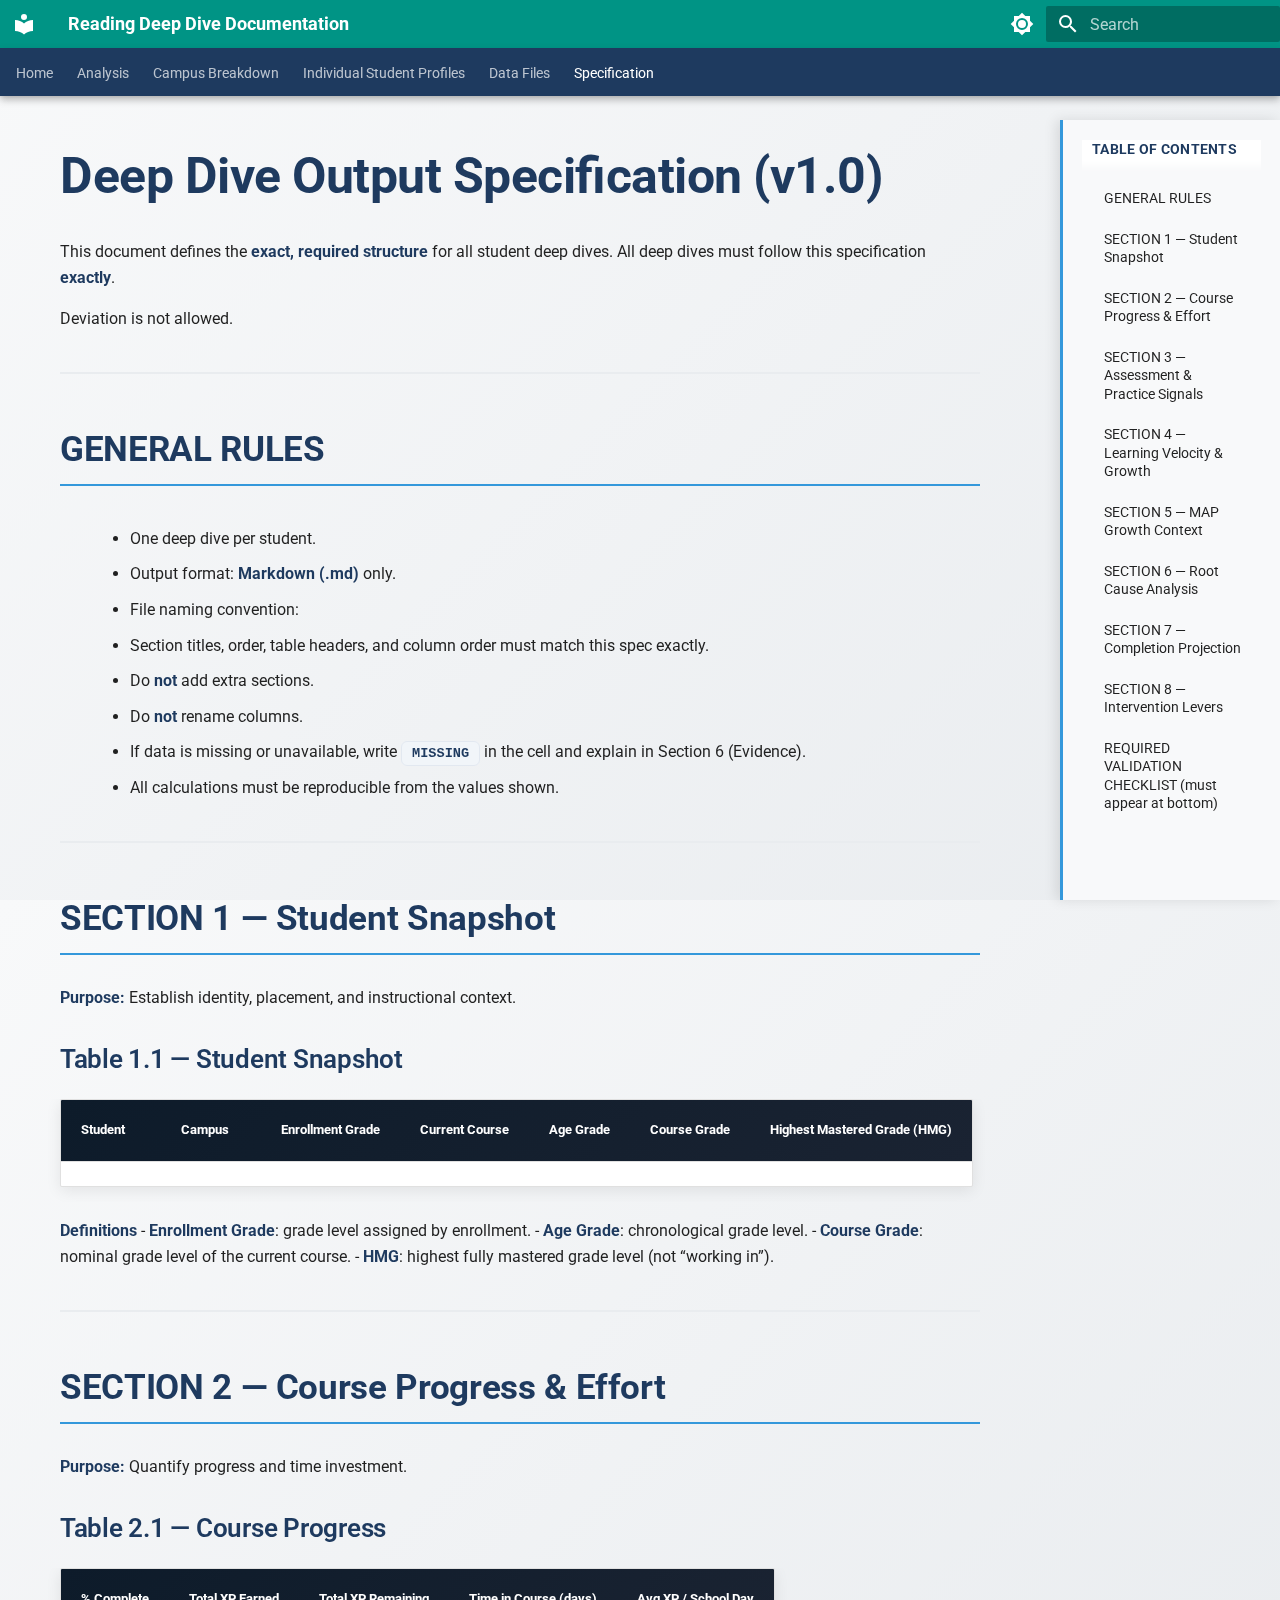
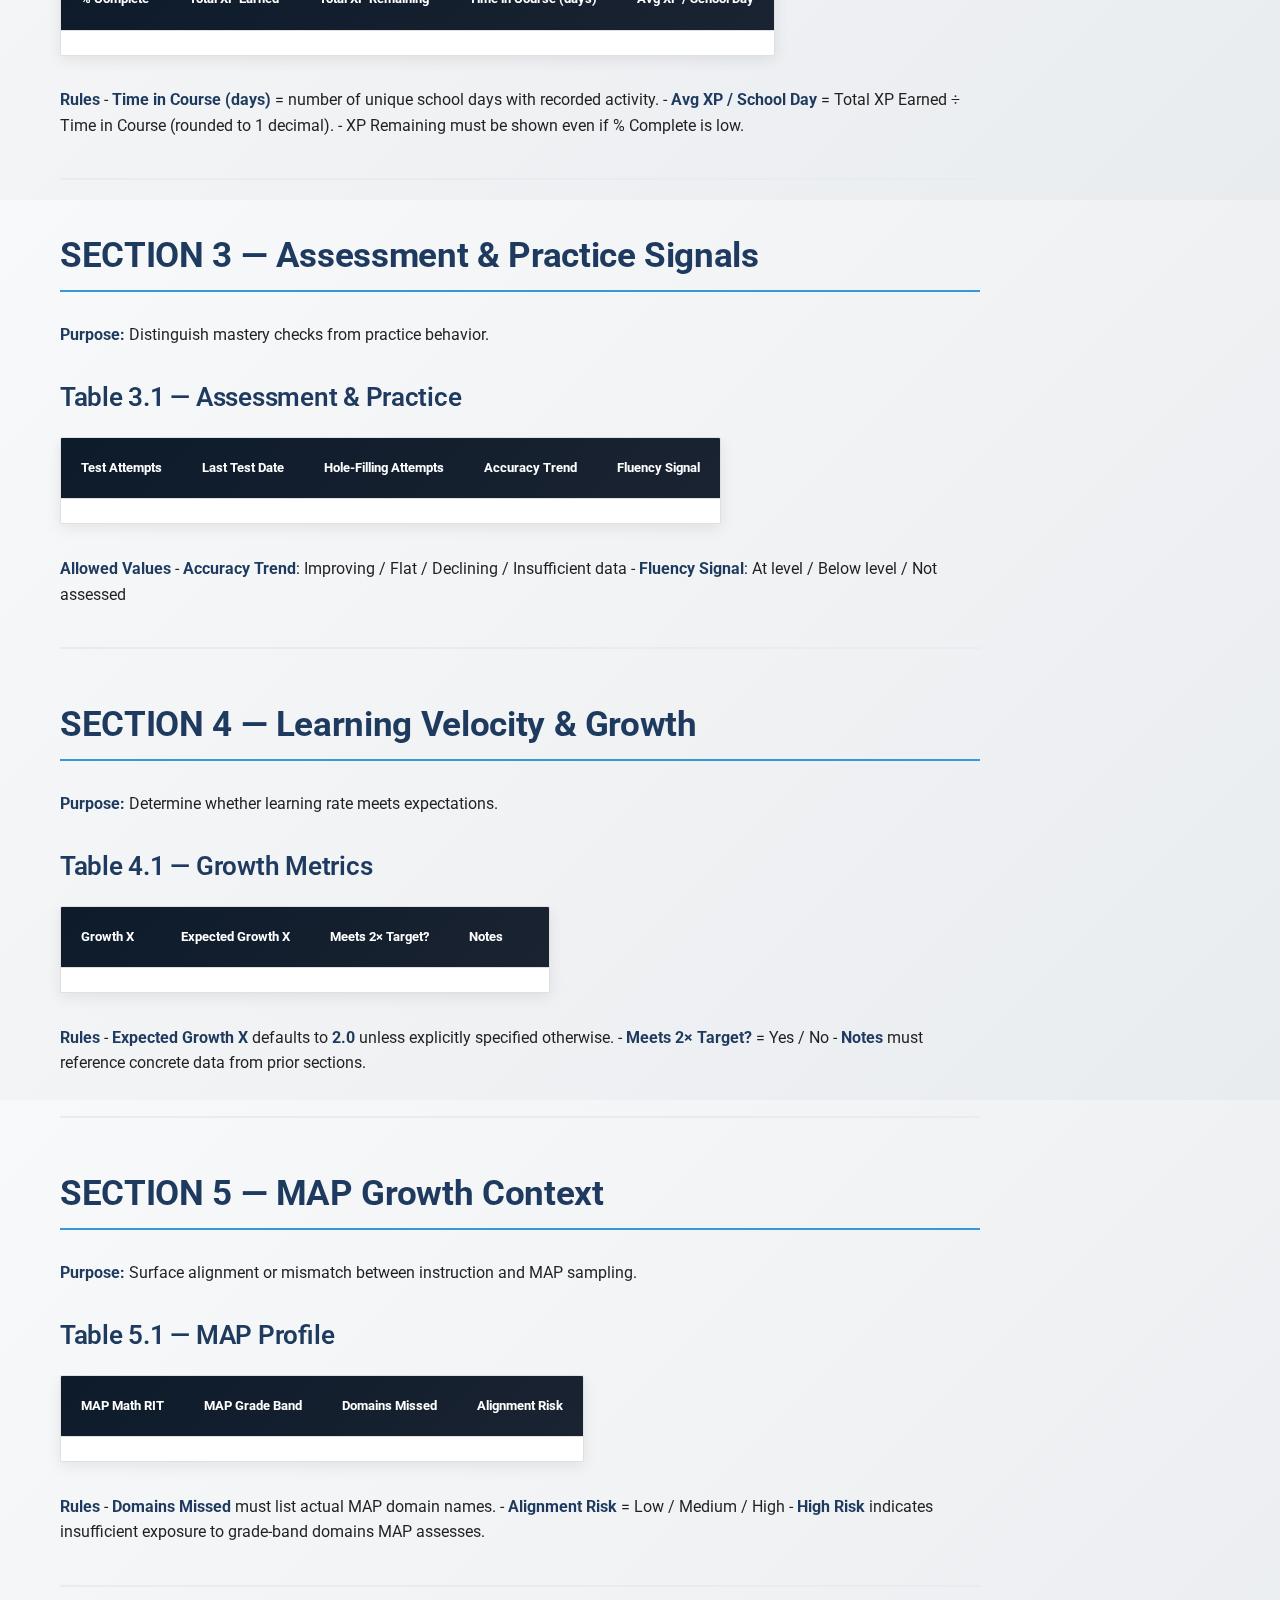
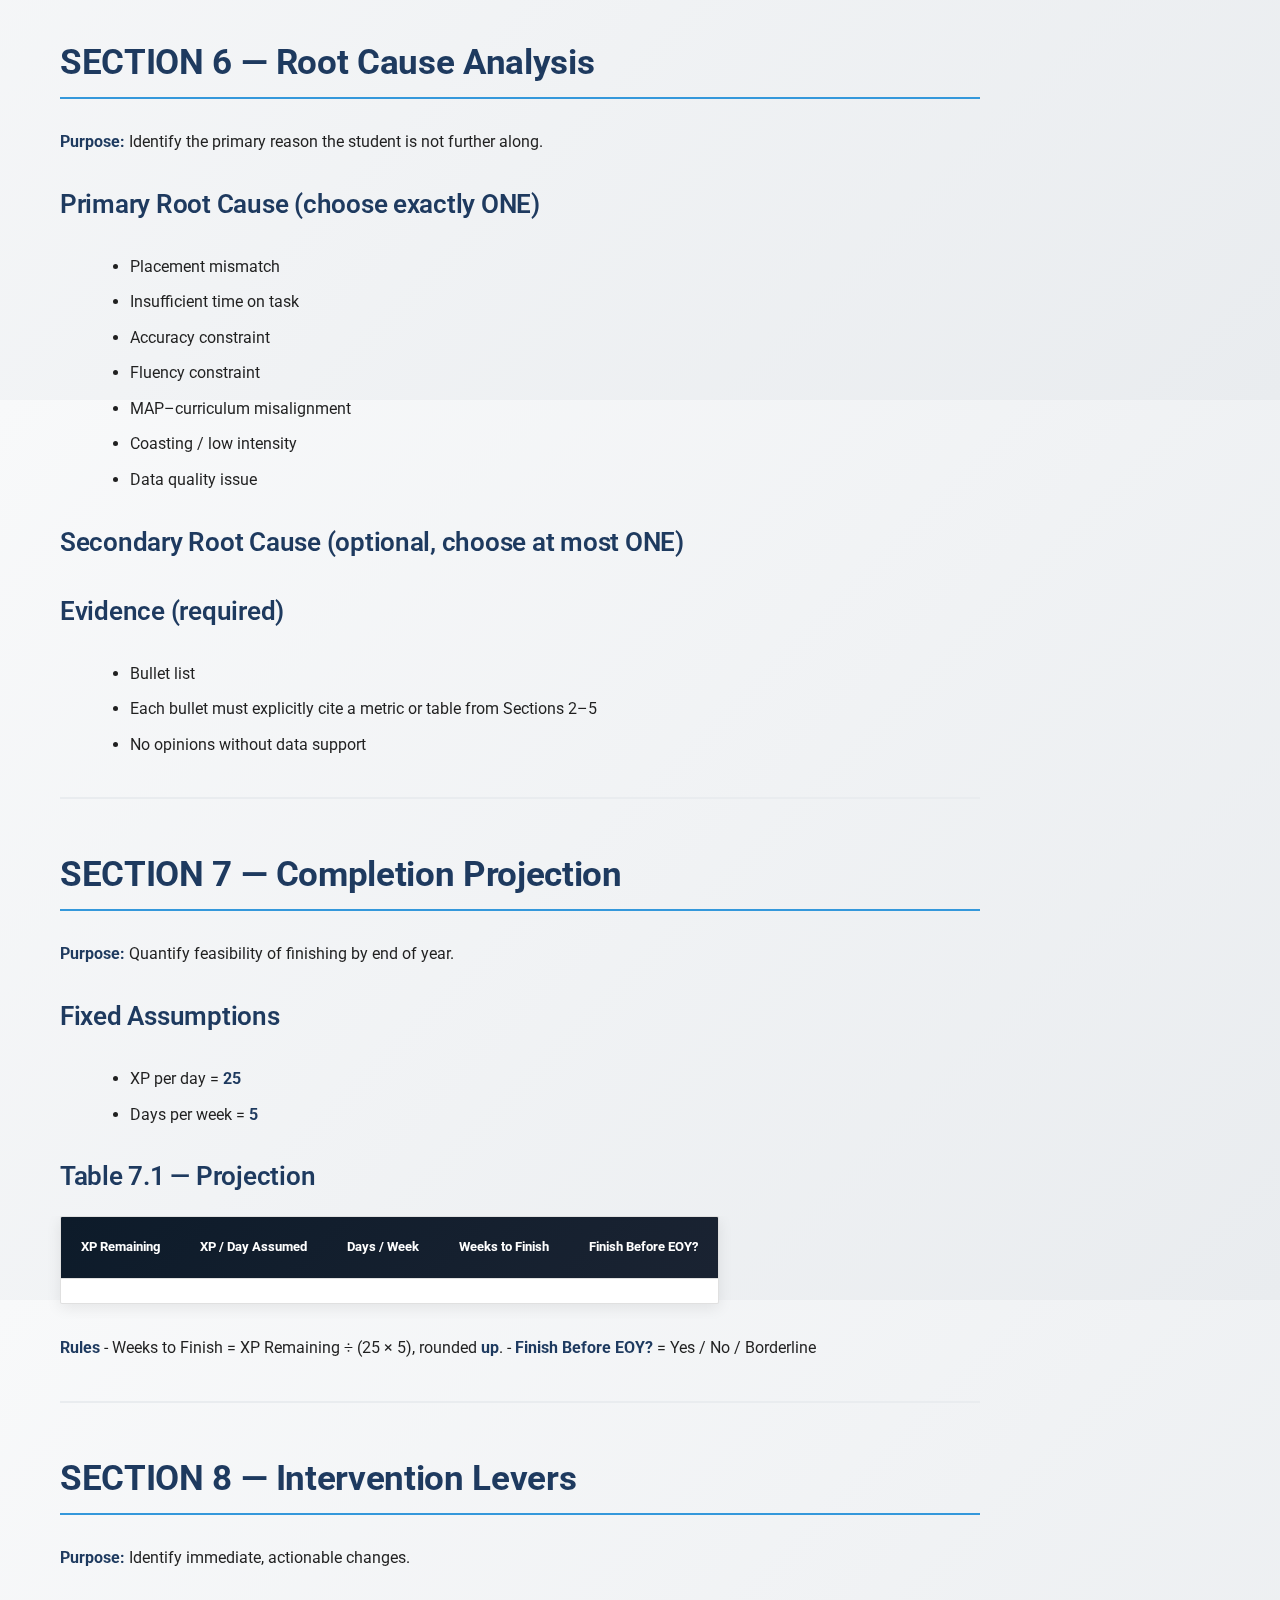
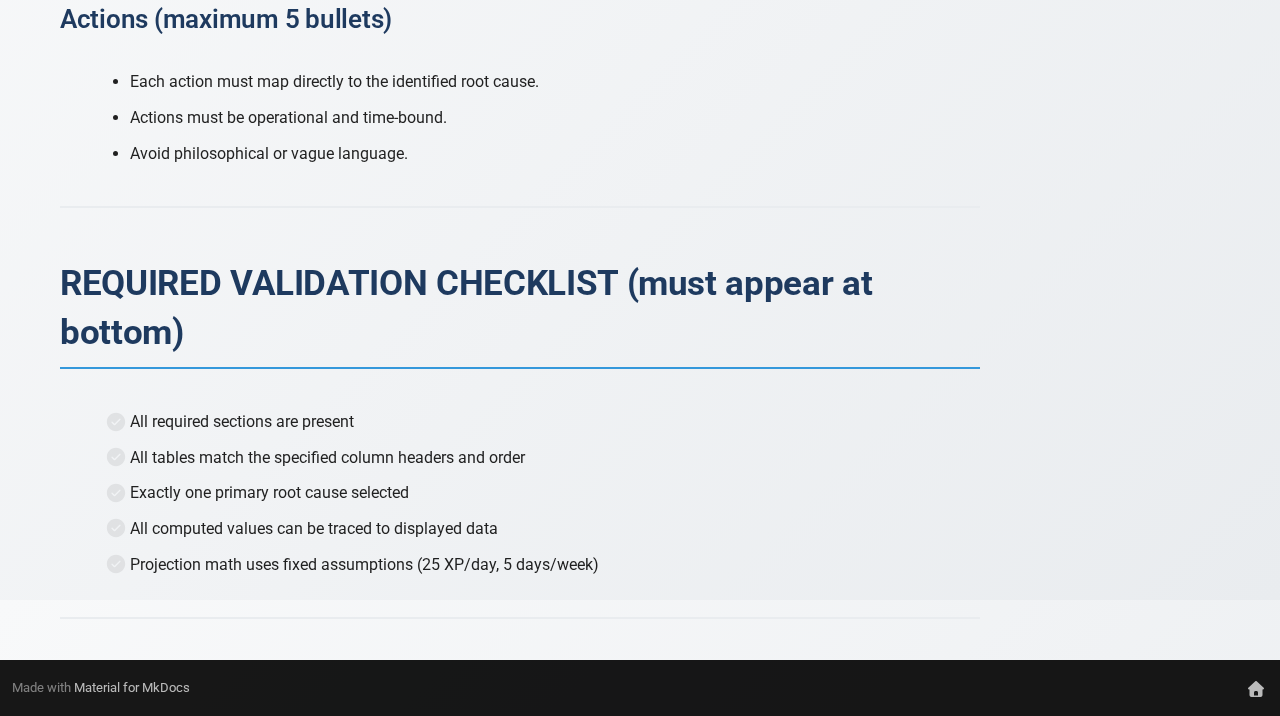
<file: data/deep_dive_spec/index.html>
<!doctype html>
<html lang="en" class="no-js">
  <head>
    
      <meta charset="utf-8">
      <meta name="viewport" content="width=device-width,initial-scale=1">
      
        <meta name="description" content="Comprehensive reading student analysis and intervention planning">
      
      
        <meta name="author" content="Deep Dive Analysis Team">
      
      
        <link rel="canonical" href="https://alixandria-ali.github.io/reading-deep-dive/data/deep_dive_spec/">
      
      
        <link rel="prev" href="../">
      
      
      
        
      
      
      <link rel="icon" href="../../assets/images/favicon.png">
      <meta name="generator" content="mkdocs-1.6.1, mkdocs-material-9.7.1">
    
    
      
        <title>Specification - Reading Deep Dive Documentation</title>
      
    
    
      <link rel="stylesheet" href="../../assets/stylesheets/main.484c7ddc.min.css">
      
        
        <link rel="stylesheet" href="../../assets/stylesheets/palette.ab4e12ef.min.css">
      
      


    
    
      
    
    
      
        
        
        <link rel="preconnect" href="https://fonts.gstatic.com" crossorigin>
        <link rel="stylesheet" href="https://fonts.googleapis.com/css?family=Roboto:300,300i,400,400i,700,700i%7CRoboto+Mono:400,400i,700,700i&display=fallback">
        <style>:root{--md-text-font:"Roboto";--md-code-font:"Roboto Mono"}</style>
      
    
    
      <link rel="stylesheet" href="../../stylesheets/extra.css">
    
    <script>__md_scope=new URL("../..",location),__md_hash=e=>[...e].reduce(((e,_)=>(e<<5)-e+_.charCodeAt(0)),0),__md_get=(e,_=localStorage,t=__md_scope)=>JSON.parse(_.getItem(t.pathname+"."+e)),__md_set=(e,_,t=localStorage,a=__md_scope)=>{try{t.setItem(a.pathname+"."+e,JSON.stringify(_))}catch(e){}}</script>
    
      

    
    
  </head>
  
  
    
    
      
    
    
    
    
    <body dir="ltr" data-md-color-scheme="default" data-md-color-primary="teal" data-md-color-accent="cyan">
  
    
    <input class="md-toggle" data-md-toggle="drawer" type="checkbox" id="__drawer" autocomplete="off">
    <input class="md-toggle" data-md-toggle="search" type="checkbox" id="__search" autocomplete="off">
    <label class="md-overlay" for="__drawer"></label>
    <div data-md-component="skip">
      
        
        <a href="#deep-dive-output-specification-v10" class="md-skip">
          Skip to content
        </a>
      
    </div>
    <div data-md-component="announce">
      
    </div>
    
    
      

  

<header class="md-header md-header--shadow md-header--lifted" data-md-component="header">
  <nav class="md-header__inner md-grid" aria-label="Header">
    <a href="../.." title="Reading Deep Dive Documentation" class="md-header__button md-logo" aria-label="Reading Deep Dive Documentation" data-md-component="logo">
      
  
  <svg xmlns="http://www.w3.org/2000/svg" viewBox="0 0 24 24"><path d="M12 8a3 3 0 0 0 3-3 3 3 0 0 0-3-3 3 3 0 0 0-3 3 3 3 0 0 0 3 3m0 3.54C9.64 9.35 6.5 8 3 8v11c3.5 0 6.64 1.35 9 3.54 2.36-2.19 5.5-3.54 9-3.54V8c-3.5 0-6.64 1.35-9 3.54"/></svg>

    </a>
    <label class="md-header__button md-icon" for="__drawer">
      
      <svg xmlns="http://www.w3.org/2000/svg" viewBox="0 0 24 24"><path d="M3 6h18v2H3zm0 5h18v2H3zm0 5h18v2H3z"/></svg>
    </label>
    <div class="md-header__title" data-md-component="header-title">
      <div class="md-header__ellipsis">
        <div class="md-header__topic">
          <span class="md-ellipsis">
            Reading Deep Dive Documentation
          </span>
        </div>
        <div class="md-header__topic" data-md-component="header-topic">
          <span class="md-ellipsis">
            
              Specification
            
          </span>
        </div>
      </div>
    </div>
    
      
        <form class="md-header__option" data-md-component="palette">
  
    
    
    
    <input class="md-option" data-md-color-media="" data-md-color-scheme="default" data-md-color-primary="teal" data-md-color-accent="cyan"  aria-label="Switch to dark mode"  type="radio" name="__palette" id="__palette_0">
    
      <label class="md-header__button md-icon" title="Switch to dark mode" for="__palette_1" hidden>
        <svg xmlns="http://www.w3.org/2000/svg" viewBox="0 0 24 24"><path d="M12 8a4 4 0 0 0-4 4 4 4 0 0 0 4 4 4 4 0 0 0 4-4 4 4 0 0 0-4-4m0 10a6 6 0 0 1-6-6 6 6 0 0 1 6-6 6 6 0 0 1 6 6 6 6 0 0 1-6 6m8-9.31V4h-4.69L12 .69 8.69 4H4v4.69L.69 12 4 15.31V20h4.69L12 23.31 15.31 20H20v-4.69L23.31 12z"/></svg>
      </label>
    
  
    
    
    
    <input class="md-option" data-md-color-media="" data-md-color-scheme="slate" data-md-color-primary="teal" data-md-color-accent="cyan"  aria-label="Switch to light mode"  type="radio" name="__palette" id="__palette_1">
    
      <label class="md-header__button md-icon" title="Switch to light mode" for="__palette_0" hidden>
        <svg xmlns="http://www.w3.org/2000/svg" viewBox="0 0 24 24"><path d="M12 18c-.89 0-1.74-.2-2.5-.55C11.56 16.5 13 14.42 13 12s-1.44-4.5-3.5-5.45C10.26 6.2 11.11 6 12 6a6 6 0 0 1 6 6 6 6 0 0 1-6 6m8-9.31V4h-4.69L12 .69 8.69 4H4v4.69L.69 12 4 15.31V20h4.69L12 23.31 15.31 20H20v-4.69L23.31 12z"/></svg>
      </label>
    
  
</form>
      
    
    
      <script>var palette=__md_get("__palette");if(palette&&palette.color){if("(prefers-color-scheme)"===palette.color.media){var media=matchMedia("(prefers-color-scheme: light)"),input=document.querySelector(media.matches?"[data-md-color-media='(prefers-color-scheme: light)']":"[data-md-color-media='(prefers-color-scheme: dark)']");palette.color.media=input.getAttribute("data-md-color-media"),palette.color.scheme=input.getAttribute("data-md-color-scheme"),palette.color.primary=input.getAttribute("data-md-color-primary"),palette.color.accent=input.getAttribute("data-md-color-accent")}for(var[key,value]of Object.entries(palette.color))document.body.setAttribute("data-md-color-"+key,value)}</script>
    
    
    
      
      
        <label class="md-header__button md-icon" for="__search">
          
          <svg xmlns="http://www.w3.org/2000/svg" viewBox="0 0 24 24"><path d="M9.5 3A6.5 6.5 0 0 1 16 9.5c0 1.61-.59 3.09-1.56 4.23l.27.27h.79l5 5-1.5 1.5-5-5v-.79l-.27-.27A6.52 6.52 0 0 1 9.5 16 6.5 6.5 0 0 1 3 9.5 6.5 6.5 0 0 1 9.5 3m0 2C7 5 5 7 5 9.5S7 14 9.5 14 14 12 14 9.5 12 5 9.5 5"/></svg>
        </label>
        <div class="md-search" data-md-component="search" role="dialog">
  <label class="md-search__overlay" for="__search"></label>
  <div class="md-search__inner" role="search">
    <form class="md-search__form" name="search">
      <input type="text" class="md-search__input" name="query" aria-label="Search" placeholder="Search" autocapitalize="off" autocorrect="off" autocomplete="off" spellcheck="false" data-md-component="search-query" required>
      <label class="md-search__icon md-icon" for="__search">
        
        <svg xmlns="http://www.w3.org/2000/svg" viewBox="0 0 24 24"><path d="M9.5 3A6.5 6.5 0 0 1 16 9.5c0 1.61-.59 3.09-1.56 4.23l.27.27h.79l5 5-1.5 1.5-5-5v-.79l-.27-.27A6.52 6.52 0 0 1 9.5 16 6.5 6.5 0 0 1 3 9.5 6.5 6.5 0 0 1 9.5 3m0 2C7 5 5 7 5 9.5S7 14 9.5 14 14 12 14 9.5 12 5 9.5 5"/></svg>
        
        <svg xmlns="http://www.w3.org/2000/svg" viewBox="0 0 24 24"><path d="M20 11v2H8l5.5 5.5-1.42 1.42L4.16 12l7.92-7.92L13.5 5.5 8 11z"/></svg>
      </label>
      <nav class="md-search__options" aria-label="Search">
        
        <button type="reset" class="md-search__icon md-icon" title="Clear" aria-label="Clear" tabindex="-1">
          
          <svg xmlns="http://www.w3.org/2000/svg" viewBox="0 0 24 24"><path d="M19 6.41 17.59 5 12 10.59 6.41 5 5 6.41 10.59 12 5 17.59 6.41 19 12 13.41 17.59 19 19 17.59 13.41 12z"/></svg>
        </button>
      </nav>
      
        <div class="md-search__suggest" data-md-component="search-suggest"></div>
      
    </form>
    <div class="md-search__output">
      <div class="md-search__scrollwrap" tabindex="0" data-md-scrollfix>
        <div class="md-search-result" data-md-component="search-result">
          <div class="md-search-result__meta">
            Initializing search
          </div>
          <ol class="md-search-result__list" role="presentation"></ol>
        </div>
      </div>
    </div>
  </div>
</div>
      
    
    
  </nav>
  
    
      
<nav class="md-tabs" aria-label="Tabs" data-md-component="tabs">
  <div class="md-grid">
    <ul class="md-tabs__list">
      
        
  
  
  
  
    <li class="md-tabs__item">
      <a href="../.." class="md-tabs__link">
        
  
  
    
  
  Home

      </a>
    </li>
  

      
        
  
  
  
  
    <li class="md-tabs__item">
      <a href="../../reports/reading_analysis/" class="md-tabs__link">
        
  
  
    
  
  Analysis

      </a>
    </li>
  

      
        
  
  
  
  
    <li class="md-tabs__item">
      <a href="../../reports/campus_breakdown/" class="md-tabs__link">
        
  
  
    
  
  Campus Breakdown

      </a>
    </li>
  

      
        
  
  
  
  
    <li class="md-tabs__item">
      <a href="../../reports/student_profiles/" class="md-tabs__link">
        
  
  
    
  
  Individual Student Profiles

      </a>
    </li>
  

      
        
  
  
  
  
    <li class="md-tabs__item">
      <a href="../" class="md-tabs__link">
        
  
  
    
  
  Data Files

      </a>
    </li>
  

      
        
  
  
  
    
  
  
    <li class="md-tabs__item md-tabs__item--active">
      <a href="./" class="md-tabs__link">
        
  
  
    
  
  Specification

      </a>
    </li>
  

      
    </ul>
  </div>
</nav>
    
  
</header>
    
    <div class="md-container" data-md-component="container">
      
      
        
      
      <main class="md-main" data-md-component="main">
        <div class="md-main__inner md-grid">
          
            
              
              <div class="md-sidebar md-sidebar--primary" data-md-component="sidebar" data-md-type="navigation" >
                <div class="md-sidebar__scrollwrap">
                  <div class="md-sidebar__inner">
                    


  


<nav class="md-nav md-nav--primary md-nav--lifted" aria-label="Navigation" data-md-level="0">
  <label class="md-nav__title" for="__drawer">
    <a href="../.." title="Reading Deep Dive Documentation" class="md-nav__button md-logo" aria-label="Reading Deep Dive Documentation" data-md-component="logo">
      
  
  <svg xmlns="http://www.w3.org/2000/svg" viewBox="0 0 24 24"><path d="M12 8a3 3 0 0 0 3-3 3 3 0 0 0-3-3 3 3 0 0 0-3 3 3 3 0 0 0 3 3m0 3.54C9.64 9.35 6.5 8 3 8v11c3.5 0 6.64 1.35 9 3.54 2.36-2.19 5.5-3.54 9-3.54V8c-3.5 0-6.64 1.35-9 3.54"/></svg>

    </a>
    Reading Deep Dive Documentation
  </label>
  
  <ul class="md-nav__list" data-md-scrollfix>
    
      
      
  
  
  
  
    <li class="md-nav__item">
      <a href="../.." class="md-nav__link">
        
  
  
  <span class="md-ellipsis">
    
  
    Home
  

    
  </span>
  
  

      </a>
    </li>
  

    
      
      
  
  
  
  
    <li class="md-nav__item">
      <a href="../../reports/reading_analysis/" class="md-nav__link">
        
  
  
  <span class="md-ellipsis">
    
  
    Analysis
  

    
  </span>
  
  

      </a>
    </li>
  

    
      
      
  
  
  
  
    <li class="md-nav__item">
      <a href="../../reports/campus_breakdown/" class="md-nav__link">
        
  
  
  <span class="md-ellipsis">
    
  
    Campus Breakdown
  

    
  </span>
  
  

      </a>
    </li>
  

    
      
      
  
  
  
  
    <li class="md-nav__item">
      <a href="../../reports/student_profiles/" class="md-nav__link">
        
  
  
  <span class="md-ellipsis">
    
  
    Individual Student Profiles
  

    
  </span>
  
  

      </a>
    </li>
  

    
      
      
  
  
  
  
    <li class="md-nav__item">
      <a href="../" class="md-nav__link">
        
  
  
  <span class="md-ellipsis">
    
  
    Data Files
  

    
  </span>
  
  

      </a>
    </li>
  

    
      
      
  
  
    
  
  
  
    <li class="md-nav__item md-nav__item--active">
      
      <input class="md-nav__toggle md-toggle" type="checkbox" id="__toc">
      
      
        
      
      
        <label class="md-nav__link md-nav__link--active" for="__toc">
          
  
  
  <span class="md-ellipsis">
    
  
    Specification
  

    
  </span>
  
  

          <span class="md-nav__icon md-icon"></span>
        </label>
      
      <a href="./" class="md-nav__link md-nav__link--active">
        
  
  
  <span class="md-ellipsis">
    
  
    Specification
  

    
  </span>
  
  

      </a>
      
        

<nav class="md-nav md-nav--secondary" aria-label="Table of contents">
  
  
  
    
  
  
    <label class="md-nav__title" for="__toc">
      <span class="md-nav__icon md-icon"></span>
      Table of contents
    </label>
    <ul class="md-nav__list" data-md-component="toc" data-md-scrollfix>
      
        <li class="md-nav__item">
  <a href="#general-rules" class="md-nav__link">
    <span class="md-ellipsis">
      
        GENERAL RULES
      
    </span>
  </a>
  
</li>
      
        <li class="md-nav__item">
  <a href="#section-1-student-snapshot" class="md-nav__link">
    <span class="md-ellipsis">
      
        SECTION 1 — Student Snapshot
      
    </span>
  </a>
  
</li>
      
        <li class="md-nav__item">
  <a href="#section-2-course-progress-effort" class="md-nav__link">
    <span class="md-ellipsis">
      
        SECTION 2 — Course Progress &amp; Effort
      
    </span>
  </a>
  
</li>
      
        <li class="md-nav__item">
  <a href="#section-3-assessment-practice-signals" class="md-nav__link">
    <span class="md-ellipsis">
      
        SECTION 3 — Assessment &amp; Practice Signals
      
    </span>
  </a>
  
</li>
      
        <li class="md-nav__item">
  <a href="#section-4-learning-velocity-growth" class="md-nav__link">
    <span class="md-ellipsis">
      
        SECTION 4 — Learning Velocity &amp; Growth
      
    </span>
  </a>
  
</li>
      
        <li class="md-nav__item">
  <a href="#section-5-map-growth-context" class="md-nav__link">
    <span class="md-ellipsis">
      
        SECTION 5 — MAP Growth Context
      
    </span>
  </a>
  
</li>
      
        <li class="md-nav__item">
  <a href="#section-6-root-cause-analysis" class="md-nav__link">
    <span class="md-ellipsis">
      
        SECTION 6 — Root Cause Analysis
      
    </span>
  </a>
  
</li>
      
        <li class="md-nav__item">
  <a href="#section-7-completion-projection" class="md-nav__link">
    <span class="md-ellipsis">
      
        SECTION 7 — Completion Projection
      
    </span>
  </a>
  
</li>
      
        <li class="md-nav__item">
  <a href="#section-8-intervention-levers" class="md-nav__link">
    <span class="md-ellipsis">
      
        SECTION 8 — Intervention Levers
      
    </span>
  </a>
  
</li>
      
        <li class="md-nav__item">
  <a href="#required-validation-checklist-must-appear-at-bottom" class="md-nav__link">
    <span class="md-ellipsis">
      
        REQUIRED VALIDATION CHECKLIST (must appear at bottom)
      
    </span>
  </a>
  
</li>
      
    </ul>
  
</nav>
      
    </li>
  

    
  </ul>
</nav>
                  </div>
                </div>
              </div>
            
            
              
              <div class="md-sidebar md-sidebar--secondary" data-md-component="sidebar" data-md-type="toc" >
                <div class="md-sidebar__scrollwrap">
                  <div class="md-sidebar__inner">
                    

<nav class="md-nav md-nav--secondary" aria-label="Table of contents">
  
  
  
    
  
  
    <label class="md-nav__title" for="__toc">
      <span class="md-nav__icon md-icon"></span>
      Table of contents
    </label>
    <ul class="md-nav__list" data-md-component="toc" data-md-scrollfix>
      
        <li class="md-nav__item">
  <a href="#general-rules" class="md-nav__link">
    <span class="md-ellipsis">
      
        GENERAL RULES
      
    </span>
  </a>
  
</li>
      
        <li class="md-nav__item">
  <a href="#section-1-student-snapshot" class="md-nav__link">
    <span class="md-ellipsis">
      
        SECTION 1 — Student Snapshot
      
    </span>
  </a>
  
</li>
      
        <li class="md-nav__item">
  <a href="#section-2-course-progress-effort" class="md-nav__link">
    <span class="md-ellipsis">
      
        SECTION 2 — Course Progress &amp; Effort
      
    </span>
  </a>
  
</li>
      
        <li class="md-nav__item">
  <a href="#section-3-assessment-practice-signals" class="md-nav__link">
    <span class="md-ellipsis">
      
        SECTION 3 — Assessment &amp; Practice Signals
      
    </span>
  </a>
  
</li>
      
        <li class="md-nav__item">
  <a href="#section-4-learning-velocity-growth" class="md-nav__link">
    <span class="md-ellipsis">
      
        SECTION 4 — Learning Velocity &amp; Growth
      
    </span>
  </a>
  
</li>
      
        <li class="md-nav__item">
  <a href="#section-5-map-growth-context" class="md-nav__link">
    <span class="md-ellipsis">
      
        SECTION 5 — MAP Growth Context
      
    </span>
  </a>
  
</li>
      
        <li class="md-nav__item">
  <a href="#section-6-root-cause-analysis" class="md-nav__link">
    <span class="md-ellipsis">
      
        SECTION 6 — Root Cause Analysis
      
    </span>
  </a>
  
</li>
      
        <li class="md-nav__item">
  <a href="#section-7-completion-projection" class="md-nav__link">
    <span class="md-ellipsis">
      
        SECTION 7 — Completion Projection
      
    </span>
  </a>
  
</li>
      
        <li class="md-nav__item">
  <a href="#section-8-intervention-levers" class="md-nav__link">
    <span class="md-ellipsis">
      
        SECTION 8 — Intervention Levers
      
    </span>
  </a>
  
</li>
      
        <li class="md-nav__item">
  <a href="#required-validation-checklist-must-appear-at-bottom" class="md-nav__link">
    <span class="md-ellipsis">
      
        REQUIRED VALIDATION CHECKLIST (must appear at bottom)
      
    </span>
  </a>
  
</li>
      
    </ul>
  
</nav>
                  </div>
                </div>
              </div>
            
          
          
            <div class="md-content" data-md-component="content">
              
              <article class="md-content__inner md-typeset">
                
                  



<h1 id="deep-dive-output-specification-v10">Deep Dive Output Specification (v1.0)</h1>
<p>This document defines the <strong>exact, required structure</strong> for all student deep dives.
All deep dives must follow this specification <strong>exactly</strong>.</p>
<p>Deviation is not allowed.</p>
<hr />
<h2 id="general-rules">GENERAL RULES</h2>
<ul>
<li>One deep dive per student.</li>
<li>Output format: <strong>Markdown (.md)</strong> only.</li>
<li>
<p>File naming convention:</p>
</li>
<li>
<p>Section titles, order, table headers, and column order must match this spec exactly.</p>
</li>
<li>Do <strong>not</strong> add extra sections.</li>
<li>Do <strong>not</strong> rename columns.</li>
<li>If data is missing or unavailable, write <strong><code>MISSING</code></strong> in the cell and explain in Section 6 (Evidence).</li>
<li>All calculations must be reproducible from the values shown.</li>
</ul>
<hr />
<h2 id="section-1-student-snapshot">SECTION 1 — Student Snapshot</h2>
<p><strong>Purpose:</strong> Establish identity, placement, and instructional context.</p>
<h3 id="table-11-student-snapshot">Table 1.1 — Student Snapshot</h3>
<table>
<thead>
<tr>
<th>Student</th>
<th>Campus</th>
<th>Enrollment Grade</th>
<th>Current Course</th>
<th>Age Grade</th>
<th>Course Grade</th>
<th>Highest Mastered Grade (HMG)</th>
</tr>
</thead>
<tbody>
<tr>
<td></td>
<td></td>
<td></td>
<td></td>
<td></td>
<td></td>
<td></td>
</tr>
</tbody>
</table>
<p><strong>Definitions</strong>
- <strong>Enrollment Grade</strong>: grade level assigned by enrollment.
- <strong>Age Grade</strong>: chronological grade level.
- <strong>Course Grade</strong>: nominal grade level of the current course.
- <strong>HMG</strong>: highest fully mastered grade level (not “working in”).</p>
<hr />
<h2 id="section-2-course-progress-effort">SECTION 2 — Course Progress &amp; Effort</h2>
<p><strong>Purpose:</strong> Quantify progress and time investment.</p>
<h3 id="table-21-course-progress">Table 2.1 — Course Progress</h3>
<table>
<thead>
<tr>
<th>% Complete</th>
<th>Total XP Earned</th>
<th>Total XP Remaining</th>
<th>Time in Course (days)</th>
<th>Avg XP / School Day</th>
</tr>
</thead>
<tbody>
<tr>
<td></td>
<td></td>
<td></td>
<td></td>
<td></td>
</tr>
</tbody>
</table>
<p><strong>Rules</strong>
- <strong>Time in Course (days)</strong> = number of unique school days with recorded activity.
- <strong>Avg XP / School Day</strong> = Total XP Earned ÷ Time in Course (rounded to 1 decimal).
- XP Remaining must be shown even if % Complete is low.</p>
<hr />
<h2 id="section-3-assessment-practice-signals">SECTION 3 — Assessment &amp; Practice Signals</h2>
<p><strong>Purpose:</strong> Distinguish mastery checks from practice behavior.</p>
<h3 id="table-31-assessment-practice">Table 3.1 — Assessment &amp; Practice</h3>
<table>
<thead>
<tr>
<th>Test Attempts</th>
<th>Last Test Date</th>
<th>Hole-Filling Attempts</th>
<th>Accuracy Trend</th>
<th>Fluency Signal</th>
</tr>
</thead>
<tbody>
<tr>
<td></td>
<td></td>
<td></td>
<td></td>
<td></td>
</tr>
</tbody>
</table>
<p><strong>Allowed Values</strong>
- <strong>Accuracy Trend</strong>: Improving / Flat / Declining / Insufficient data
- <strong>Fluency Signal</strong>: At level / Below level / Not assessed</p>
<hr />
<h2 id="section-4-learning-velocity-growth">SECTION 4 — Learning Velocity &amp; Growth</h2>
<p><strong>Purpose:</strong> Determine whether learning rate meets expectations.</p>
<h3 id="table-41-growth-metrics">Table 4.1 — Growth Metrics</h3>
<table>
<thead>
<tr>
<th>Growth X</th>
<th>Expected Growth X</th>
<th>Meets 2× Target?</th>
<th>Notes</th>
</tr>
</thead>
<tbody>
<tr>
<td></td>
<td></td>
<td></td>
<td></td>
</tr>
</tbody>
</table>
<p><strong>Rules</strong>
- <strong>Expected Growth X</strong> defaults to <strong>2.0</strong> unless explicitly specified otherwise.
- <strong>Meets 2× Target?</strong> = Yes / No
- <strong>Notes</strong> must reference concrete data from prior sections.</p>
<hr />
<h2 id="section-5-map-growth-context">SECTION 5 — MAP Growth Context</h2>
<p><strong>Purpose:</strong> Surface alignment or mismatch between instruction and MAP sampling.</p>
<h3 id="table-51-map-profile">Table 5.1 — MAP Profile</h3>
<table>
<thead>
<tr>
<th>MAP Math RIT</th>
<th>MAP Grade Band</th>
<th>Domains Missed</th>
<th>Alignment Risk</th>
</tr>
</thead>
<tbody>
<tr>
<td></td>
<td></td>
<td></td>
<td></td>
</tr>
</tbody>
</table>
<p><strong>Rules</strong>
- <strong>Domains Missed</strong> must list actual MAP domain names.
- <strong>Alignment Risk</strong> = Low / Medium / High
- <strong>High Risk</strong> indicates insufficient exposure to grade-band domains MAP assesses.</p>
<hr />
<h2 id="section-6-root-cause-analysis">SECTION 6 — Root Cause Analysis</h2>
<p><strong>Purpose:</strong> Identify the primary reason the student is not further along.</p>
<h3 id="primary-root-cause-choose-exactly-one">Primary Root Cause (choose exactly ONE)</h3>
<ul>
<li>Placement mismatch</li>
<li>Insufficient time on task</li>
<li>Accuracy constraint</li>
<li>Fluency constraint</li>
<li>MAP–curriculum misalignment</li>
<li>Coasting / low intensity</li>
<li>Data quality issue</li>
</ul>
<h3 id="secondary-root-cause-optional-choose-at-most-one">Secondary Root Cause (optional, choose at most ONE)</h3>
<h3 id="evidence-required">Evidence (required)</h3>
<ul>
<li>Bullet list</li>
<li>Each bullet must explicitly cite a metric or table from Sections 2–5</li>
<li>No opinions without data support</li>
</ul>
<hr />
<h2 id="section-7-completion-projection">SECTION 7 — Completion Projection</h2>
<p><strong>Purpose:</strong> Quantify feasibility of finishing by end of year.</p>
<h3 id="fixed-assumptions">Fixed Assumptions</h3>
<ul>
<li>XP per day = <strong>25</strong></li>
<li>Days per week = <strong>5</strong></li>
</ul>
<h3 id="table-71-projection">Table 7.1 — Projection</h3>
<table>
<thead>
<tr>
<th>XP Remaining</th>
<th>XP / Day Assumed</th>
<th>Days / Week</th>
<th>Weeks to Finish</th>
<th>Finish Before EOY?</th>
</tr>
</thead>
<tbody>
<tr>
<td></td>
<td></td>
<td></td>
<td></td>
<td></td>
</tr>
</tbody>
</table>
<p><strong>Rules</strong>
- Weeks to Finish = XP Remaining ÷ (25 × 5), rounded <strong>up</strong>.
- <strong>Finish Before EOY?</strong> = Yes / No / Borderline</p>
<hr />
<h2 id="section-8-intervention-levers">SECTION 8 — Intervention Levers</h2>
<p><strong>Purpose:</strong> Identify immediate, actionable changes.</p>
<h3 id="actions-maximum-5-bullets">Actions (maximum 5 bullets)</h3>
<ul>
<li>Each action must map directly to the identified root cause.</li>
<li>Actions must be operational and time-bound.</li>
<li>Avoid philosophical or vague language.</li>
</ul>
<hr />
<h2 id="required-validation-checklist-must-appear-at-bottom">REQUIRED VALIDATION CHECKLIST (must appear at bottom)</h2>
<ul class="task-list">
<li class="task-list-item"><label class="task-list-control"><input type="checkbox" disabled/><span class="task-list-indicator"></span></label> All required sections are present</li>
<li class="task-list-item"><label class="task-list-control"><input type="checkbox" disabled/><span class="task-list-indicator"></span></label> All tables match the specified column headers and order</li>
<li class="task-list-item"><label class="task-list-control"><input type="checkbox" disabled/><span class="task-list-indicator"></span></label> Exactly one primary root cause selected</li>
<li class="task-list-item"><label class="task-list-control"><input type="checkbox" disabled/><span class="task-list-indicator"></span></label> All computed values can be traced to displayed data</li>
<li class="task-list-item"><label class="task-list-control"><input type="checkbox" disabled/><span class="task-list-indicator"></span></label> Projection math uses fixed assumptions (25 XP/day, 5 days/week)</li>
</ul>
<hr />












                
              </article>
            </div>
          
          
  <script>var tabs=__md_get("__tabs");if(Array.isArray(tabs))e:for(var set of document.querySelectorAll(".tabbed-set")){var labels=set.querySelector(".tabbed-labels");for(var tab of tabs)for(var label of labels.getElementsByTagName("label"))if(label.innerText.trim()===tab){var input=document.getElementById(label.htmlFor);input.checked=!0;continue e}}</script>

<script>var target=document.getElementById(location.hash.slice(1));target&&target.name&&(target.checked=target.name.startsWith("__tabbed_"))</script>
        </div>
        
          <button type="button" class="md-top md-icon" data-md-component="top" hidden>
  
  <svg xmlns="http://www.w3.org/2000/svg" viewBox="0 0 24 24"><path d="M13 20h-2V8l-5.5 5.5-1.42-1.42L12 4.16l7.92 7.92-1.42 1.42L13 8z"/></svg>
  Back to top
</button>
        
      </main>
      
        <footer class="md-footer">
  
  <div class="md-footer-meta md-typeset">
    <div class="md-footer-meta__inner md-grid">
      <div class="md-copyright">
  
  
    Made with
    <a href="https://squidfunk.github.io/mkdocs-material/" target="_blank" rel="noopener">
      Material for MkDocs
    </a>
  
</div>
      
        
<div class="md-social">
  
    
    
    
    
    <a href="index.html" target="_blank" rel="noopener" title="" class="md-social__link">
      <svg xmlns="http://www.w3.org/2000/svg" viewBox="0 0 512 512"><!--! Font Awesome Free 7.1.0 by @fontawesome - https://fontawesome.com License - https://fontawesome.com/license/free (Icons: CC BY 4.0, Fonts: SIL OFL 1.1, Code: MIT License) Copyright 2025 Fonticons, Inc.--><path d="M277.8 8.6c-12.3-11.4-31.3-11.4-43.5 0l-224 208c-9.6 9-12.8 22.9-8 35.1S18.8 272 32 272h16v176c0 35.3 28.7 64 64 64h288c35.3 0 64-28.7 64-64V272h16c13.2 0 25-8.1 29.8-20.3s1.6-26.2-8-35.1zM240 320h32c26.5 0 48 21.5 48 48v96H192v-96c0-26.5 21.5-48 48-48"/></svg>
    </a>
  
</div>
      
    </div>
  </div>
</footer>
      
    </div>
    <div class="md-dialog" data-md-component="dialog">
      <div class="md-dialog__inner md-typeset"></div>
    </div>
    
    
    
      
      
      <script id="__config" type="application/json">{"annotate": null, "base": "../..", "features": ["navigation.instant", "navigation.tracking", "navigation.tabs", "navigation.tabs.sticky", "navigation.top", "toc.follow", "search.suggest", "search.highlight", "content.code.copy", "content.tabs.link"], "search": "../../assets/javascripts/workers/search.2c215733.min.js", "tags": null, "translations": {"clipboard.copied": "Copied to clipboard", "clipboard.copy": "Copy to clipboard", "search.result.more.one": "1 more on this page", "search.result.more.other": "# more on this page", "search.result.none": "No matching documents", "search.result.one": "1 matching document", "search.result.other": "# matching documents", "search.result.placeholder": "Type to start searching", "search.result.term.missing": "Missing", "select.version": "Select version"}, "version": null}</script>
    
    
      <script src="../../assets/javascripts/bundle.79ae519e.min.js"></script>
      
    
  </body>
</html>
</file>
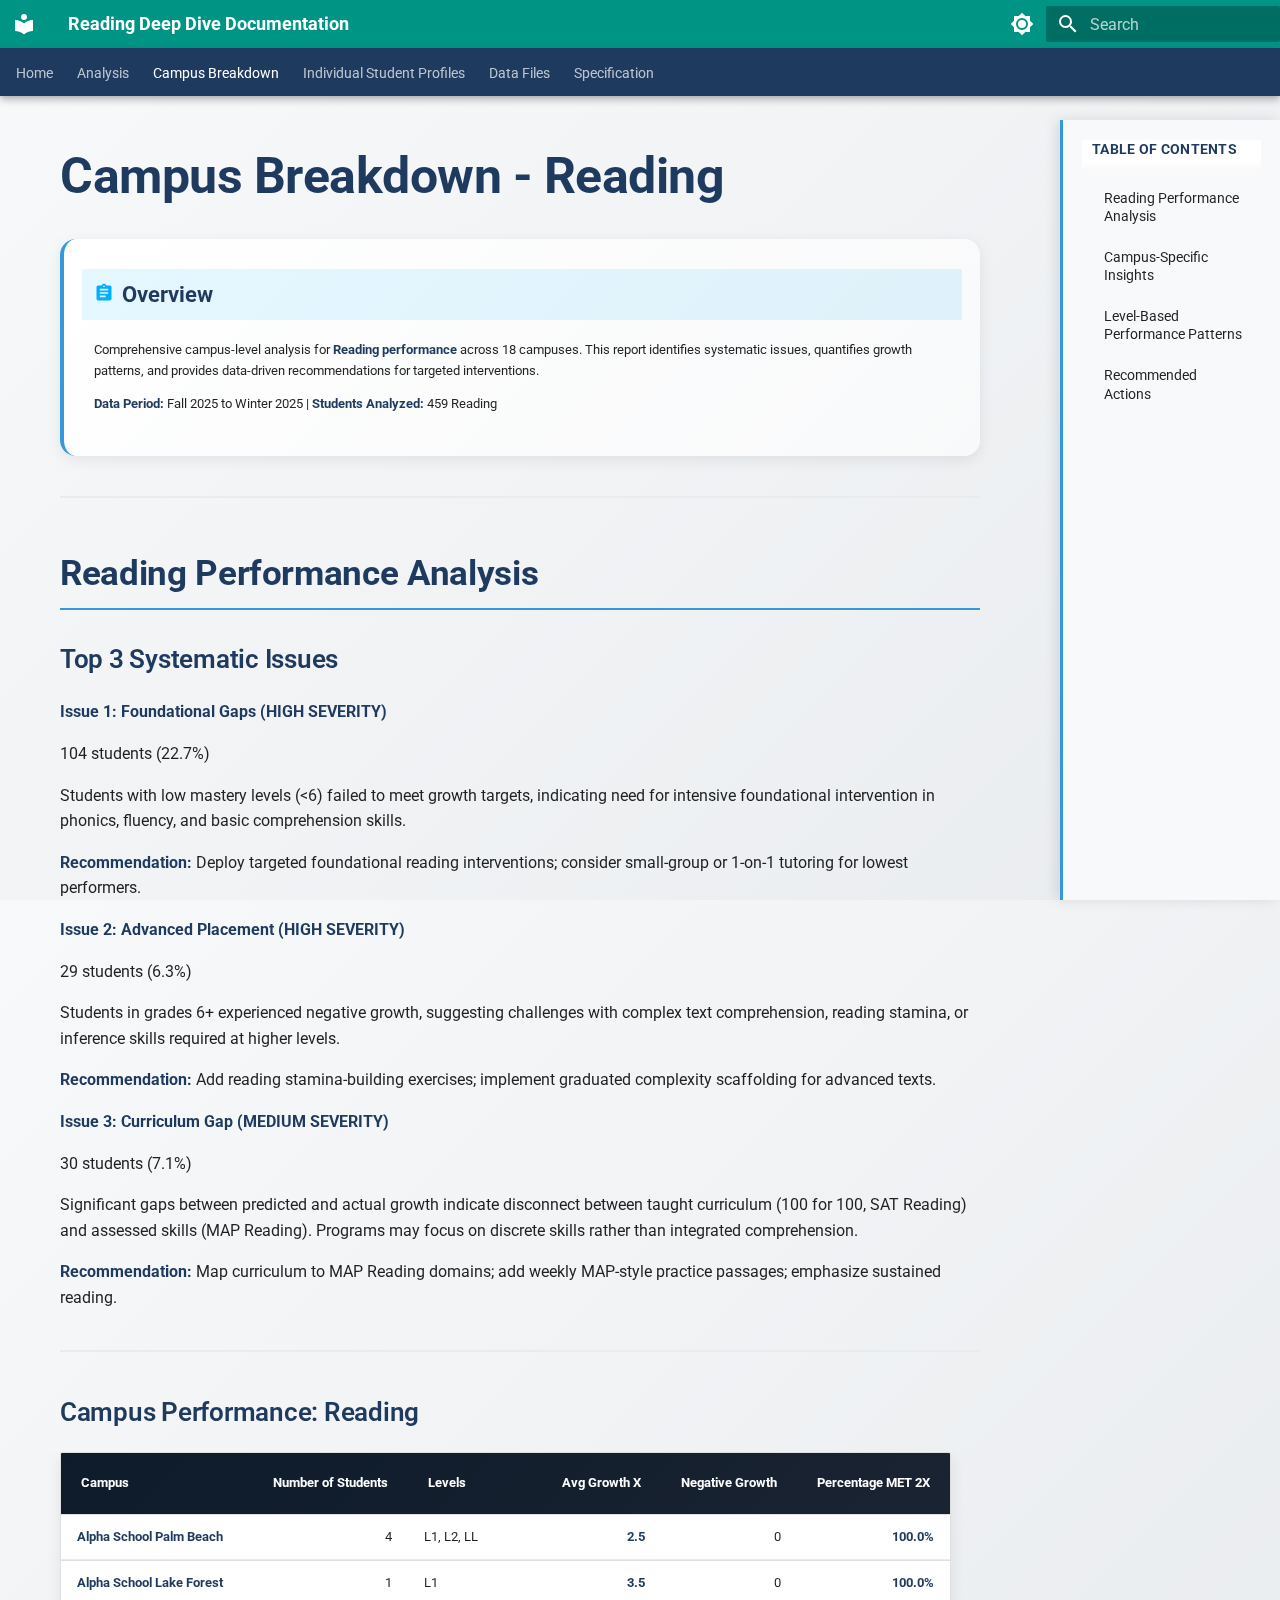
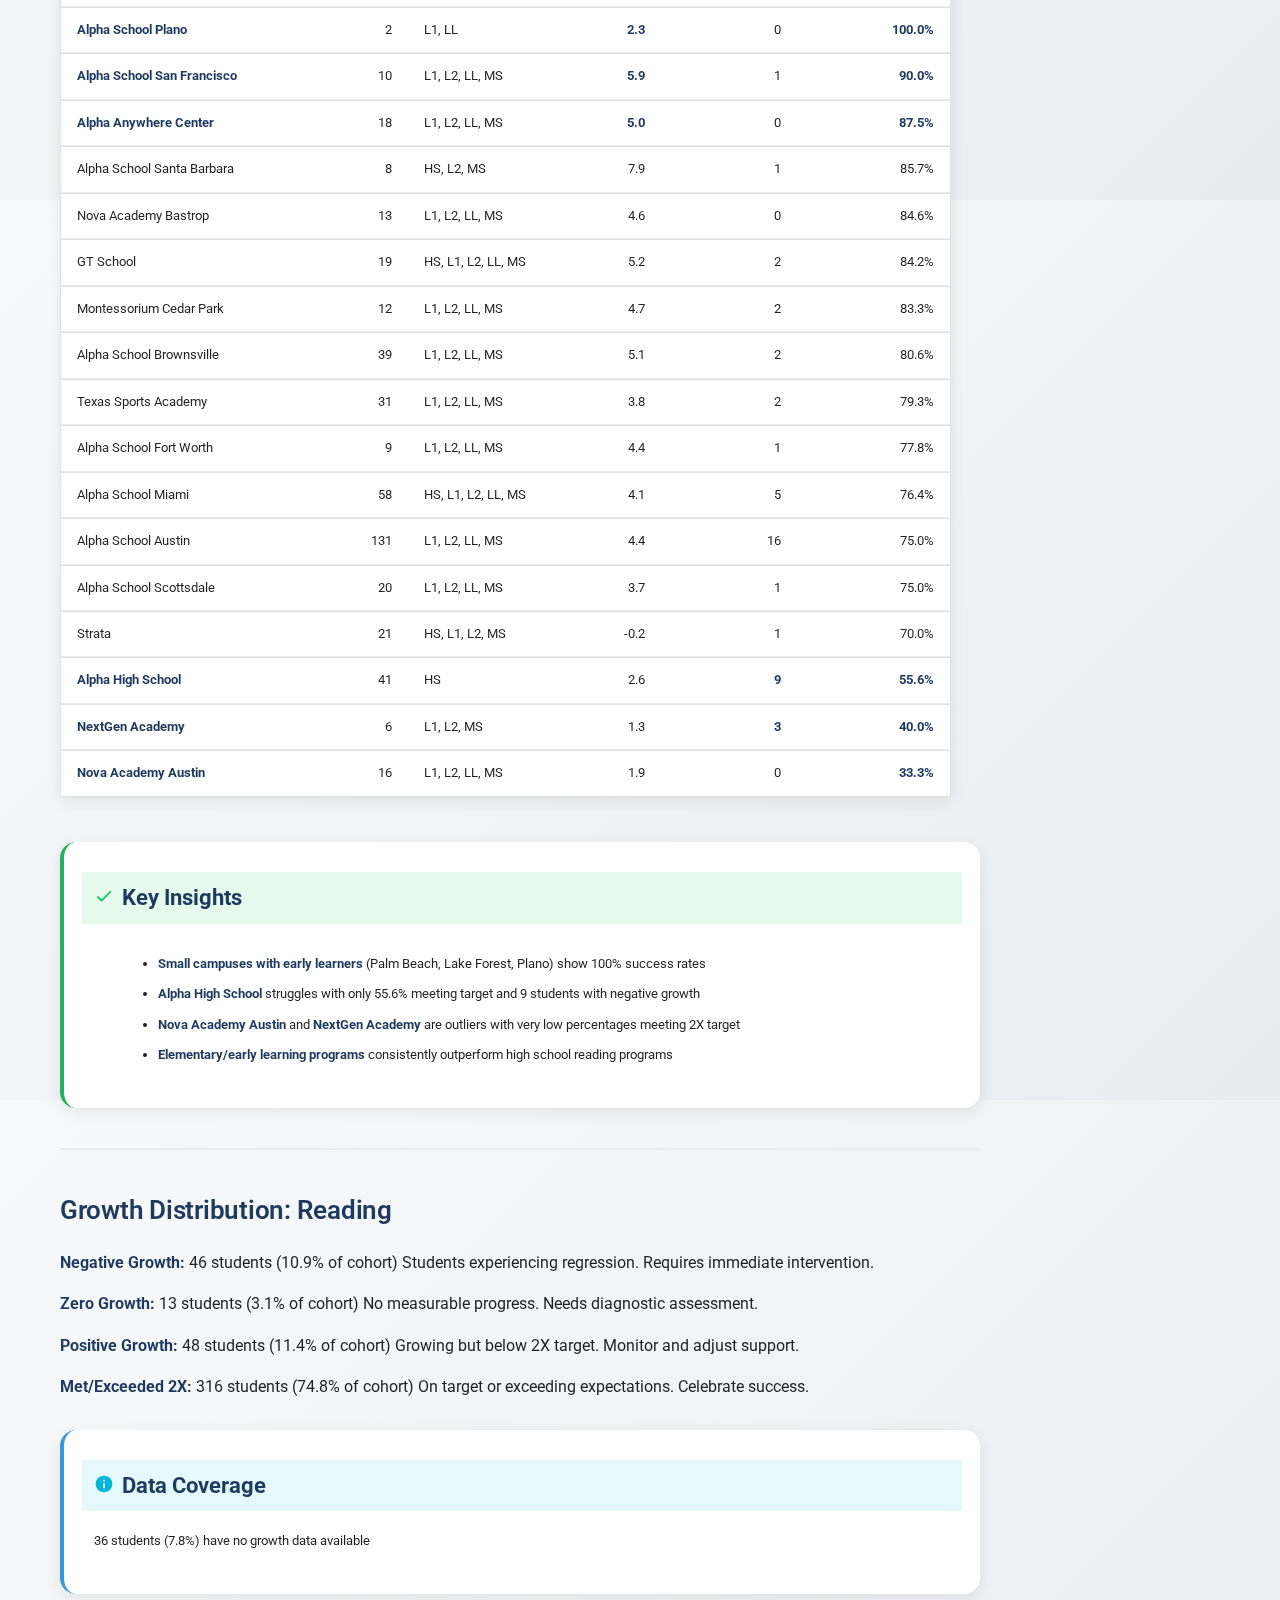
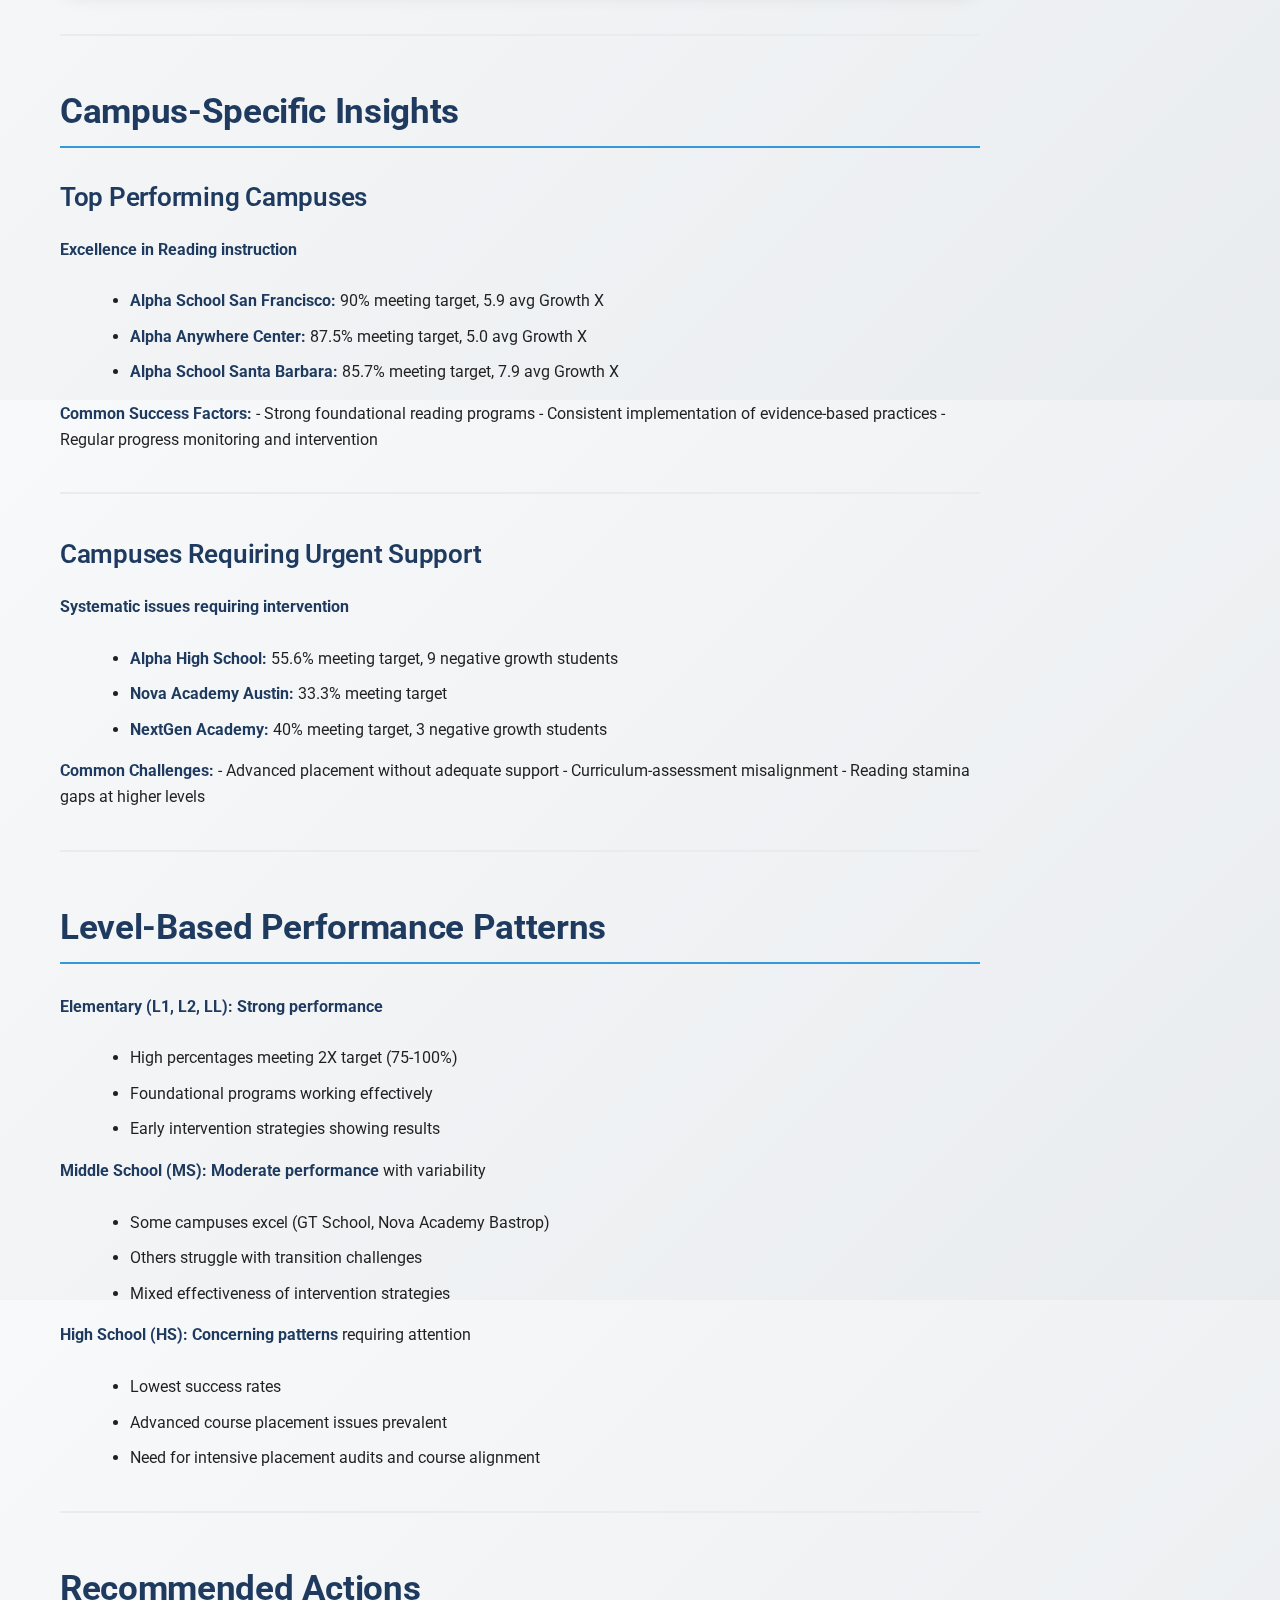
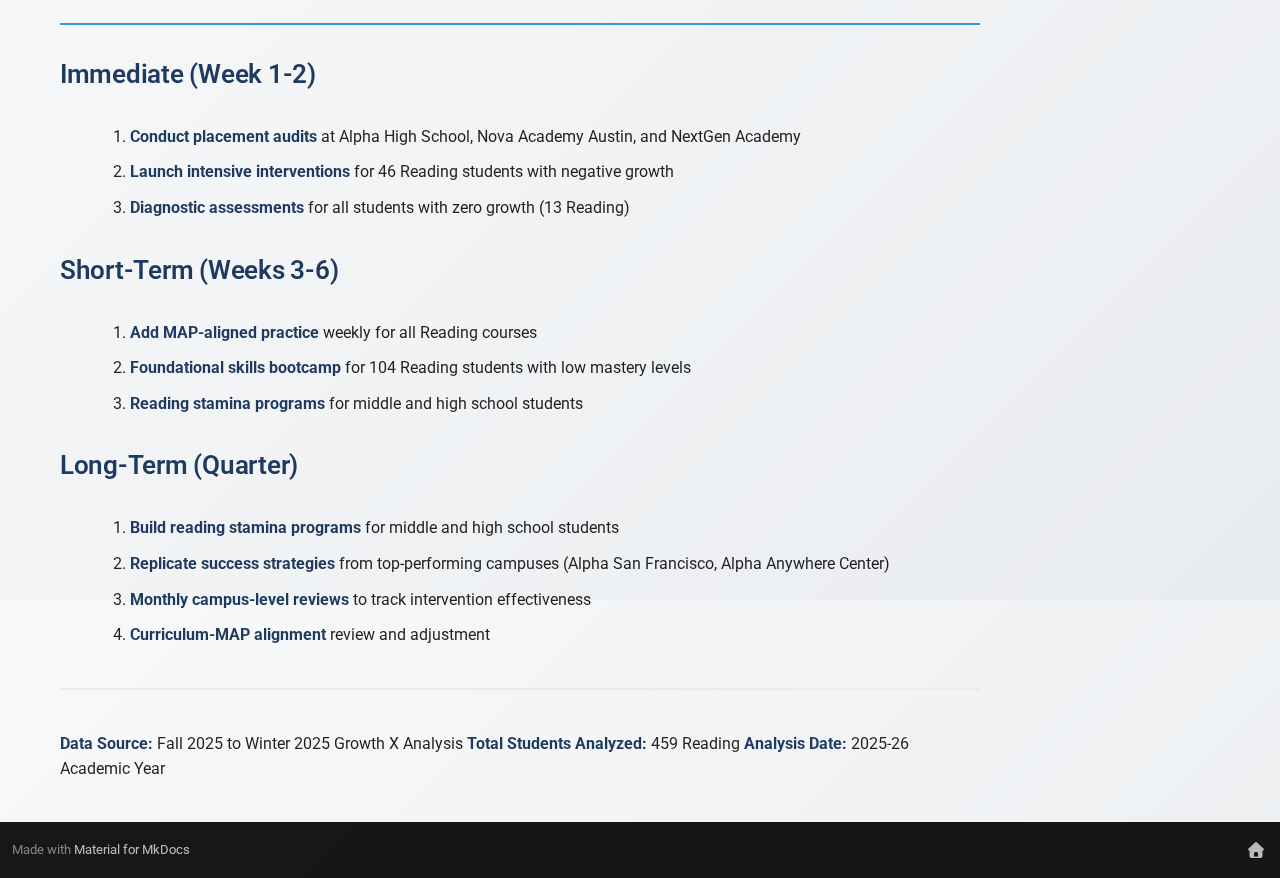
<file: reports/campus_breakdown/index.html>
<!doctype html>
<html lang="en" class="no-js">
  <head>
    
      <meta charset="utf-8">
      <meta name="viewport" content="width=device-width,initial-scale=1">
      
        <meta name="description" content="Comprehensive reading student analysis and intervention planning">
      
      
        <meta name="author" content="Deep Dive Analysis Team">
      
      
        <link rel="canonical" href="https://alixandria-ali.github.io/reading-deep-dive/reports/campus_breakdown/">
      
      
        <link rel="prev" href="../reading_analysis/">
      
      
        <link rel="next" href="../student_profiles/">
      
      
        
      
      
      <link rel="icon" href="../../assets/images/favicon.png">
      <meta name="generator" content="mkdocs-1.6.1, mkdocs-material-9.7.1">
    
    
      
        <title>Campus Breakdown - Reading Deep Dive Documentation</title>
      
    
    
      <link rel="stylesheet" href="../../assets/stylesheets/main.484c7ddc.min.css">
      
        
        <link rel="stylesheet" href="../../assets/stylesheets/palette.ab4e12ef.min.css">
      
      


    
    
      
    
    
      
        
        
        <link rel="preconnect" href="https://fonts.gstatic.com" crossorigin>
        <link rel="stylesheet" href="https://fonts.googleapis.com/css?family=Roboto:300,300i,400,400i,700,700i%7CRoboto+Mono:400,400i,700,700i&display=fallback">
        <style>:root{--md-text-font:"Roboto";--md-code-font:"Roboto Mono"}</style>
      
    
    
      <link rel="stylesheet" href="../../stylesheets/extra.css">
    
    <script>__md_scope=new URL("../..",location),__md_hash=e=>[...e].reduce(((e,_)=>(e<<5)-e+_.charCodeAt(0)),0),__md_get=(e,_=localStorage,t=__md_scope)=>JSON.parse(_.getItem(t.pathname+"."+e)),__md_set=(e,_,t=localStorage,a=__md_scope)=>{try{t.setItem(a.pathname+"."+e,JSON.stringify(_))}catch(e){}}</script>
    
      

    
    
  </head>
  
  
    
    
      
    
    
    
    
    <body dir="ltr" data-md-color-scheme="default" data-md-color-primary="teal" data-md-color-accent="cyan">
  
    
    <input class="md-toggle" data-md-toggle="drawer" type="checkbox" id="__drawer" autocomplete="off">
    <input class="md-toggle" data-md-toggle="search" type="checkbox" id="__search" autocomplete="off">
    <label class="md-overlay" for="__drawer"></label>
    <div data-md-component="skip">
      
        
        <a href="#campus-breakdown-reading" class="md-skip">
          Skip to content
        </a>
      
    </div>
    <div data-md-component="announce">
      
    </div>
    
    
      

  

<header class="md-header md-header--shadow md-header--lifted" data-md-component="header">
  <nav class="md-header__inner md-grid" aria-label="Header">
    <a href="../.." title="Reading Deep Dive Documentation" class="md-header__button md-logo" aria-label="Reading Deep Dive Documentation" data-md-component="logo">
      
  
  <svg xmlns="http://www.w3.org/2000/svg" viewBox="0 0 24 24"><path d="M12 8a3 3 0 0 0 3-3 3 3 0 0 0-3-3 3 3 0 0 0-3 3 3 3 0 0 0 3 3m0 3.54C9.64 9.35 6.5 8 3 8v11c3.5 0 6.64 1.35 9 3.54 2.36-2.19 5.5-3.54 9-3.54V8c-3.5 0-6.64 1.35-9 3.54"/></svg>

    </a>
    <label class="md-header__button md-icon" for="__drawer">
      
      <svg xmlns="http://www.w3.org/2000/svg" viewBox="0 0 24 24"><path d="M3 6h18v2H3zm0 5h18v2H3zm0 5h18v2H3z"/></svg>
    </label>
    <div class="md-header__title" data-md-component="header-title">
      <div class="md-header__ellipsis">
        <div class="md-header__topic">
          <span class="md-ellipsis">
            Reading Deep Dive Documentation
          </span>
        </div>
        <div class="md-header__topic" data-md-component="header-topic">
          <span class="md-ellipsis">
            
              Campus Breakdown
            
          </span>
        </div>
      </div>
    </div>
    
      
        <form class="md-header__option" data-md-component="palette">
  
    
    
    
    <input class="md-option" data-md-color-media="" data-md-color-scheme="default" data-md-color-primary="teal" data-md-color-accent="cyan"  aria-label="Switch to dark mode"  type="radio" name="__palette" id="__palette_0">
    
      <label class="md-header__button md-icon" title="Switch to dark mode" for="__palette_1" hidden>
        <svg xmlns="http://www.w3.org/2000/svg" viewBox="0 0 24 24"><path d="M12 8a4 4 0 0 0-4 4 4 4 0 0 0 4 4 4 4 0 0 0 4-4 4 4 0 0 0-4-4m0 10a6 6 0 0 1-6-6 6 6 0 0 1 6-6 6 6 0 0 1 6 6 6 6 0 0 1-6 6m8-9.31V4h-4.69L12 .69 8.69 4H4v4.69L.69 12 4 15.31V20h4.69L12 23.31 15.31 20H20v-4.69L23.31 12z"/></svg>
      </label>
    
  
    
    
    
    <input class="md-option" data-md-color-media="" data-md-color-scheme="slate" data-md-color-primary="teal" data-md-color-accent="cyan"  aria-label="Switch to light mode"  type="radio" name="__palette" id="__palette_1">
    
      <label class="md-header__button md-icon" title="Switch to light mode" for="__palette_0" hidden>
        <svg xmlns="http://www.w3.org/2000/svg" viewBox="0 0 24 24"><path d="M12 18c-.89 0-1.74-.2-2.5-.55C11.56 16.5 13 14.42 13 12s-1.44-4.5-3.5-5.45C10.26 6.2 11.11 6 12 6a6 6 0 0 1 6 6 6 6 0 0 1-6 6m8-9.31V4h-4.69L12 .69 8.69 4H4v4.69L.69 12 4 15.31V20h4.69L12 23.31 15.31 20H20v-4.69L23.31 12z"/></svg>
      </label>
    
  
</form>
      
    
    
      <script>var palette=__md_get("__palette");if(palette&&palette.color){if("(prefers-color-scheme)"===palette.color.media){var media=matchMedia("(prefers-color-scheme: light)"),input=document.querySelector(media.matches?"[data-md-color-media='(prefers-color-scheme: light)']":"[data-md-color-media='(prefers-color-scheme: dark)']");palette.color.media=input.getAttribute("data-md-color-media"),palette.color.scheme=input.getAttribute("data-md-color-scheme"),palette.color.primary=input.getAttribute("data-md-color-primary"),palette.color.accent=input.getAttribute("data-md-color-accent")}for(var[key,value]of Object.entries(palette.color))document.body.setAttribute("data-md-color-"+key,value)}</script>
    
    
    
      
      
        <label class="md-header__button md-icon" for="__search">
          
          <svg xmlns="http://www.w3.org/2000/svg" viewBox="0 0 24 24"><path d="M9.5 3A6.5 6.5 0 0 1 16 9.5c0 1.61-.59 3.09-1.56 4.23l.27.27h.79l5 5-1.5 1.5-5-5v-.79l-.27-.27A6.52 6.52 0 0 1 9.5 16 6.5 6.5 0 0 1 3 9.5 6.5 6.5 0 0 1 9.5 3m0 2C7 5 5 7 5 9.5S7 14 9.5 14 14 12 14 9.5 12 5 9.5 5"/></svg>
        </label>
        <div class="md-search" data-md-component="search" role="dialog">
  <label class="md-search__overlay" for="__search"></label>
  <div class="md-search__inner" role="search">
    <form class="md-search__form" name="search">
      <input type="text" class="md-search__input" name="query" aria-label="Search" placeholder="Search" autocapitalize="off" autocorrect="off" autocomplete="off" spellcheck="false" data-md-component="search-query" required>
      <label class="md-search__icon md-icon" for="__search">
        
        <svg xmlns="http://www.w3.org/2000/svg" viewBox="0 0 24 24"><path d="M9.5 3A6.5 6.5 0 0 1 16 9.5c0 1.61-.59 3.09-1.56 4.23l.27.27h.79l5 5-1.5 1.5-5-5v-.79l-.27-.27A6.52 6.52 0 0 1 9.5 16 6.5 6.5 0 0 1 3 9.5 6.5 6.5 0 0 1 9.5 3m0 2C7 5 5 7 5 9.5S7 14 9.5 14 14 12 14 9.5 12 5 9.5 5"/></svg>
        
        <svg xmlns="http://www.w3.org/2000/svg" viewBox="0 0 24 24"><path d="M20 11v2H8l5.5 5.5-1.42 1.42L4.16 12l7.92-7.92L13.5 5.5 8 11z"/></svg>
      </label>
      <nav class="md-search__options" aria-label="Search">
        
        <button type="reset" class="md-search__icon md-icon" title="Clear" aria-label="Clear" tabindex="-1">
          
          <svg xmlns="http://www.w3.org/2000/svg" viewBox="0 0 24 24"><path d="M19 6.41 17.59 5 12 10.59 6.41 5 5 6.41 10.59 12 5 17.59 6.41 19 12 13.41 17.59 19 19 17.59 13.41 12z"/></svg>
        </button>
      </nav>
      
        <div class="md-search__suggest" data-md-component="search-suggest"></div>
      
    </form>
    <div class="md-search__output">
      <div class="md-search__scrollwrap" tabindex="0" data-md-scrollfix>
        <div class="md-search-result" data-md-component="search-result">
          <div class="md-search-result__meta">
            Initializing search
          </div>
          <ol class="md-search-result__list" role="presentation"></ol>
        </div>
      </div>
    </div>
  </div>
</div>
      
    
    
  </nav>
  
    
      
<nav class="md-tabs" aria-label="Tabs" data-md-component="tabs">
  <div class="md-grid">
    <ul class="md-tabs__list">
      
        
  
  
  
  
    <li class="md-tabs__item">
      <a href="../.." class="md-tabs__link">
        
  
  
    
  
  Home

      </a>
    </li>
  

      
        
  
  
  
  
    <li class="md-tabs__item">
      <a href="../reading_analysis/" class="md-tabs__link">
        
  
  
    
  
  Analysis

      </a>
    </li>
  

      
        
  
  
  
    
  
  
    <li class="md-tabs__item md-tabs__item--active">
      <a href="./" class="md-tabs__link">
        
  
  
    
  
  Campus Breakdown

      </a>
    </li>
  

      
        
  
  
  
  
    <li class="md-tabs__item">
      <a href="../student_profiles/" class="md-tabs__link">
        
  
  
    
  
  Individual Student Profiles

      </a>
    </li>
  

      
        
  
  
  
  
    <li class="md-tabs__item">
      <a href="../../data/" class="md-tabs__link">
        
  
  
    
  
  Data Files

      </a>
    </li>
  

      
        
  
  
  
  
    <li class="md-tabs__item">
      <a href="../../data/deep_dive_spec/" class="md-tabs__link">
        
  
  
    
  
  Specification

      </a>
    </li>
  

      
    </ul>
  </div>
</nav>
    
  
</header>
    
    <div class="md-container" data-md-component="container">
      
      
        
      
      <main class="md-main" data-md-component="main">
        <div class="md-main__inner md-grid">
          
            
              
              <div class="md-sidebar md-sidebar--primary" data-md-component="sidebar" data-md-type="navigation" >
                <div class="md-sidebar__scrollwrap">
                  <div class="md-sidebar__inner">
                    


  


<nav class="md-nav md-nav--primary md-nav--lifted" aria-label="Navigation" data-md-level="0">
  <label class="md-nav__title" for="__drawer">
    <a href="../.." title="Reading Deep Dive Documentation" class="md-nav__button md-logo" aria-label="Reading Deep Dive Documentation" data-md-component="logo">
      
  
  <svg xmlns="http://www.w3.org/2000/svg" viewBox="0 0 24 24"><path d="M12 8a3 3 0 0 0 3-3 3 3 0 0 0-3-3 3 3 0 0 0-3 3 3 3 0 0 0 3 3m0 3.54C9.64 9.35 6.5 8 3 8v11c3.5 0 6.64 1.35 9 3.54 2.36-2.19 5.5-3.54 9-3.54V8c-3.5 0-6.64 1.35-9 3.54"/></svg>

    </a>
    Reading Deep Dive Documentation
  </label>
  
  <ul class="md-nav__list" data-md-scrollfix>
    
      
      
  
  
  
  
    <li class="md-nav__item">
      <a href="../.." class="md-nav__link">
        
  
  
  <span class="md-ellipsis">
    
  
    Home
  

    
  </span>
  
  

      </a>
    </li>
  

    
      
      
  
  
  
  
    <li class="md-nav__item">
      <a href="../reading_analysis/" class="md-nav__link">
        
  
  
  <span class="md-ellipsis">
    
  
    Analysis
  

    
  </span>
  
  

      </a>
    </li>
  

    
      
      
  
  
    
  
  
  
    <li class="md-nav__item md-nav__item--active">
      
      <input class="md-nav__toggle md-toggle" type="checkbox" id="__toc">
      
      
        
      
      
        <label class="md-nav__link md-nav__link--active" for="__toc">
          
  
  
  <span class="md-ellipsis">
    
  
    Campus Breakdown
  

    
  </span>
  
  

          <span class="md-nav__icon md-icon"></span>
        </label>
      
      <a href="./" class="md-nav__link md-nav__link--active">
        
  
  
  <span class="md-ellipsis">
    
  
    Campus Breakdown
  

    
  </span>
  
  

      </a>
      
        

<nav class="md-nav md-nav--secondary" aria-label="Table of contents">
  
  
  
    
  
  
    <label class="md-nav__title" for="__toc">
      <span class="md-nav__icon md-icon"></span>
      Table of contents
    </label>
    <ul class="md-nav__list" data-md-component="toc" data-md-scrollfix>
      
        <li class="md-nav__item">
  <a href="#reading-performance-analysis" class="md-nav__link">
    <span class="md-ellipsis">
      
        Reading Performance Analysis
      
    </span>
  </a>
  
</li>
      
        <li class="md-nav__item">
  <a href="#campus-specific-insights" class="md-nav__link">
    <span class="md-ellipsis">
      
        Campus-Specific Insights
      
    </span>
  </a>
  
</li>
      
        <li class="md-nav__item">
  <a href="#level-based-performance-patterns" class="md-nav__link">
    <span class="md-ellipsis">
      
        Level-Based Performance Patterns
      
    </span>
  </a>
  
</li>
      
        <li class="md-nav__item">
  <a href="#recommended-actions" class="md-nav__link">
    <span class="md-ellipsis">
      
        Recommended Actions
      
    </span>
  </a>
  
</li>
      
    </ul>
  
</nav>
      
    </li>
  

    
      
      
  
  
  
  
    <li class="md-nav__item">
      <a href="../student_profiles/" class="md-nav__link">
        
  
  
  <span class="md-ellipsis">
    
  
    Individual Student Profiles
  

    
  </span>
  
  

      </a>
    </li>
  

    
      
      
  
  
  
  
    <li class="md-nav__item">
      <a href="../../data/" class="md-nav__link">
        
  
  
  <span class="md-ellipsis">
    
  
    Data Files
  

    
  </span>
  
  

      </a>
    </li>
  

    
      
      
  
  
  
  
    <li class="md-nav__item">
      <a href="../../data/deep_dive_spec/" class="md-nav__link">
        
  
  
  <span class="md-ellipsis">
    
  
    Specification
  

    
  </span>
  
  

      </a>
    </li>
  

    
  </ul>
</nav>
                  </div>
                </div>
              </div>
            
            
              
              <div class="md-sidebar md-sidebar--secondary" data-md-component="sidebar" data-md-type="toc" >
                <div class="md-sidebar__scrollwrap">
                  <div class="md-sidebar__inner">
                    

<nav class="md-nav md-nav--secondary" aria-label="Table of contents">
  
  
  
    
  
  
    <label class="md-nav__title" for="__toc">
      <span class="md-nav__icon md-icon"></span>
      Table of contents
    </label>
    <ul class="md-nav__list" data-md-component="toc" data-md-scrollfix>
      
        <li class="md-nav__item">
  <a href="#reading-performance-analysis" class="md-nav__link">
    <span class="md-ellipsis">
      
        Reading Performance Analysis
      
    </span>
  </a>
  
</li>
      
        <li class="md-nav__item">
  <a href="#campus-specific-insights" class="md-nav__link">
    <span class="md-ellipsis">
      
        Campus-Specific Insights
      
    </span>
  </a>
  
</li>
      
        <li class="md-nav__item">
  <a href="#level-based-performance-patterns" class="md-nav__link">
    <span class="md-ellipsis">
      
        Level-Based Performance Patterns
      
    </span>
  </a>
  
</li>
      
        <li class="md-nav__item">
  <a href="#recommended-actions" class="md-nav__link">
    <span class="md-ellipsis">
      
        Recommended Actions
      
    </span>
  </a>
  
</li>
      
    </ul>
  
</nav>
                  </div>
                </div>
              </div>
            
          
          
            <div class="md-content" data-md-component="content">
              
              <article class="md-content__inner md-typeset">
                
                  



<h1 id="campus-breakdown-reading">Campus Breakdown - Reading</h1>
<div class="admonition abstract">
<p class="admonition-title">Overview</p>
<p>Comprehensive campus-level analysis for <strong>Reading performance</strong> across 18 campuses. This report identifies systematic issues, quantifies growth patterns, and provides data-driven recommendations for targeted interventions.</p>
<p><strong>Data Period:</strong> Fall 2025 to Winter 2025 | <strong>Students Analyzed:</strong> 459 Reading</p>
</div>
<hr />
<h2 id="reading-performance-analysis">Reading Performance Analysis</h2>
<h3 id="top-3-systematic-issues">Top 3 Systematic Issues</h3>
<p><strong>Issue 1: Foundational Gaps (HIGH SEVERITY)</strong></p>
<p>104 students (22.7%)</p>
<p>Students with low mastery levels (&lt;6) failed to meet growth targets, indicating need for intensive foundational intervention in phonics, fluency, and basic comprehension skills.</p>
<p><strong>Recommendation:</strong> Deploy targeted foundational reading interventions; consider small-group or 1-on-1 tutoring for lowest performers.</p>
<p><strong>Issue 2: Advanced Placement (HIGH SEVERITY)</strong></p>
<p>29 students (6.3%)</p>
<p>Students in grades 6+ experienced negative growth, suggesting challenges with complex text comprehension, reading stamina, or inference skills required at higher levels.</p>
<p><strong>Recommendation:</strong> Add reading stamina-building exercises; implement graduated complexity scaffolding for advanced texts.</p>
<p><strong>Issue 3: Curriculum Gap (MEDIUM SEVERITY)</strong></p>
<p>30 students (7.1%)</p>
<p>Significant gaps between predicted and actual growth indicate disconnect between taught curriculum (100 for 100, SAT Reading) and assessed skills (MAP Reading). Programs may focus on discrete skills rather than integrated comprehension.</p>
<p><strong>Recommendation:</strong> Map curriculum to MAP Reading domains; add weekly MAP-style practice passages; emphasize sustained reading.</p>
<hr />
<h3 id="campus-performance-reading">Campus Performance: Reading</h3>
<table>
<thead>
<tr>
<th>Campus</th>
<th style="text-align: right;">Number of Students</th>
<th>Levels</th>
<th style="text-align: right;">Avg Growth X</th>
<th style="text-align: right;">Negative Growth</th>
<th style="text-align: right;">Percentage MET 2X</th>
</tr>
</thead>
<tbody>
<tr>
<td><strong>Alpha School Palm Beach</strong></td>
<td style="text-align: right;">4</td>
<td>L1, L2, LL</td>
<td style="text-align: right;"><strong>2.5</strong></td>
<td style="text-align: right;">0</td>
<td style="text-align: right;"><strong>100.0%</strong></td>
</tr>
<tr>
<td><strong>Alpha School Lake Forest</strong></td>
<td style="text-align: right;">1</td>
<td>L1</td>
<td style="text-align: right;"><strong>3.5</strong></td>
<td style="text-align: right;">0</td>
<td style="text-align: right;"><strong>100.0%</strong></td>
</tr>
<tr>
<td><strong>Alpha School Plano</strong></td>
<td style="text-align: right;">2</td>
<td>L1, LL</td>
<td style="text-align: right;"><strong>2.3</strong></td>
<td style="text-align: right;">0</td>
<td style="text-align: right;"><strong>100.0%</strong></td>
</tr>
<tr>
<td><strong>Alpha School San Francisco</strong></td>
<td style="text-align: right;">10</td>
<td>L1, L2, LL, MS</td>
<td style="text-align: right;"><strong>5.9</strong></td>
<td style="text-align: right;">1</td>
<td style="text-align: right;"><strong>90.0%</strong></td>
</tr>
<tr>
<td><strong>Alpha Anywhere Center</strong></td>
<td style="text-align: right;">18</td>
<td>L1, L2, LL, MS</td>
<td style="text-align: right;"><strong>5.0</strong></td>
<td style="text-align: right;">0</td>
<td style="text-align: right;"><strong>87.5%</strong></td>
</tr>
<tr>
<td>Alpha School Santa Barbara</td>
<td style="text-align: right;">8</td>
<td>HS, L2, MS</td>
<td style="text-align: right;">7.9</td>
<td style="text-align: right;">1</td>
<td style="text-align: right;">85.7%</td>
</tr>
<tr>
<td>Nova Academy Bastrop</td>
<td style="text-align: right;">13</td>
<td>L1, L2, LL, MS</td>
<td style="text-align: right;">4.6</td>
<td style="text-align: right;">0</td>
<td style="text-align: right;">84.6%</td>
</tr>
<tr>
<td>GT School</td>
<td style="text-align: right;">19</td>
<td>HS, L1, L2, LL, MS</td>
<td style="text-align: right;">5.2</td>
<td style="text-align: right;">2</td>
<td style="text-align: right;">84.2%</td>
</tr>
<tr>
<td>Montessorium Cedar Park</td>
<td style="text-align: right;">12</td>
<td>L1, L2, LL, MS</td>
<td style="text-align: right;">4.7</td>
<td style="text-align: right;">2</td>
<td style="text-align: right;">83.3%</td>
</tr>
<tr>
<td>Alpha School Brownsville</td>
<td style="text-align: right;">39</td>
<td>L1, L2, LL, MS</td>
<td style="text-align: right;">5.1</td>
<td style="text-align: right;">2</td>
<td style="text-align: right;">80.6%</td>
</tr>
<tr>
<td>Texas Sports Academy</td>
<td style="text-align: right;">31</td>
<td>L1, L2, LL, MS</td>
<td style="text-align: right;">3.8</td>
<td style="text-align: right;">2</td>
<td style="text-align: right;">79.3%</td>
</tr>
<tr>
<td>Alpha School Fort Worth</td>
<td style="text-align: right;">9</td>
<td>L1, L2, LL, MS</td>
<td style="text-align: right;">4.4</td>
<td style="text-align: right;">1</td>
<td style="text-align: right;">77.8%</td>
</tr>
<tr>
<td>Alpha School Miami</td>
<td style="text-align: right;">58</td>
<td>HS, L1, L2, LL, MS</td>
<td style="text-align: right;">4.1</td>
<td style="text-align: right;">5</td>
<td style="text-align: right;">76.4%</td>
</tr>
<tr>
<td>Alpha School Austin</td>
<td style="text-align: right;">131</td>
<td>L1, L2, LL, MS</td>
<td style="text-align: right;">4.4</td>
<td style="text-align: right;">16</td>
<td style="text-align: right;">75.0%</td>
</tr>
<tr>
<td>Alpha School Scottsdale</td>
<td style="text-align: right;">20</td>
<td>L1, L2, LL, MS</td>
<td style="text-align: right;">3.7</td>
<td style="text-align: right;">1</td>
<td style="text-align: right;">75.0%</td>
</tr>
<tr>
<td>Strata</td>
<td style="text-align: right;">21</td>
<td>HS, L1, L2, MS</td>
<td style="text-align: right;">-0.2</td>
<td style="text-align: right;">1</td>
<td style="text-align: right;">70.0%</td>
</tr>
<tr>
<td><strong>Alpha High School</strong></td>
<td style="text-align: right;">41</td>
<td>HS</td>
<td style="text-align: right;">2.6</td>
<td style="text-align: right;"><strong>9</strong></td>
<td style="text-align: right;"><strong>55.6%</strong></td>
</tr>
<tr>
<td><strong>NextGen Academy</strong></td>
<td style="text-align: right;">6</td>
<td>L1, L2, MS</td>
<td style="text-align: right;">1.3</td>
<td style="text-align: right;"><strong>3</strong></td>
<td style="text-align: right;"><strong>40.0%</strong></td>
</tr>
<tr>
<td><strong>Nova Academy Austin</strong></td>
<td style="text-align: right;">16</td>
<td>L1, L2, LL, MS</td>
<td style="text-align: right;">1.9</td>
<td style="text-align: right;">0</td>
<td style="text-align: right;"><strong>33.3%</strong></td>
</tr>
</tbody>
</table>
<div class="admonition success">
<p class="admonition-title">Key Insights</p>
<ul>
<li><strong>Small campuses with early learners</strong> (Palm Beach, Lake Forest, Plano) show 100% success rates</li>
<li><strong>Alpha High School</strong> struggles with only 55.6% meeting target and 9 students with negative growth</li>
<li><strong>Nova Academy Austin</strong> and <strong>NextGen Academy</strong> are outliers with very low percentages meeting 2X target</li>
<li><strong>Elementary/early learning programs</strong> consistently outperform high school reading programs</li>
</ul>
</div>
<hr />
<h3 id="growth-distribution-reading">Growth Distribution: Reading</h3>
<p><strong>Negative Growth:</strong> 46 students (10.9% of cohort)
Students experiencing regression. Requires immediate intervention.</p>
<p><strong>Zero Growth:</strong> 13 students (3.1% of cohort)
No measurable progress. Needs diagnostic assessment.</p>
<p><strong>Positive Growth:</strong> 48 students (11.4% of cohort)
Growing but below 2X target. Monitor and adjust support.</p>
<p><strong>Met/Exceeded 2X:</strong> 316 students (74.8% of cohort)
On target or exceeding expectations. Celebrate success.</p>
<div class="admonition info">
<p class="admonition-title">Data Coverage</p>
<p>36 students (7.8%) have no growth data available</p>
</div>
<hr />
<h2 id="campus-specific-insights">Campus-Specific Insights</h2>
<h3 id="top-performing-campuses">Top Performing Campuses</h3>
<p><strong>Excellence in Reading instruction</strong></p>
<ul>
<li><strong>Alpha School San Francisco:</strong> 90% meeting target, 5.9 avg Growth X</li>
<li><strong>Alpha Anywhere Center:</strong> 87.5% meeting target, 5.0 avg Growth X</li>
<li><strong>Alpha School Santa Barbara:</strong> 85.7% meeting target, 7.9 avg Growth X</li>
</ul>
<p><strong>Common Success Factors:</strong>
- Strong foundational reading programs
- Consistent implementation of evidence-based practices
- Regular progress monitoring and intervention</p>
<hr />
<h3 id="campuses-requiring-urgent-support">Campuses Requiring Urgent Support</h3>
<p><strong>Systematic issues requiring intervention</strong></p>
<ul>
<li><strong>Alpha High School:</strong> 55.6% meeting target, 9 negative growth students</li>
<li><strong>Nova Academy Austin:</strong> 33.3% meeting target</li>
<li><strong>NextGen Academy:</strong> 40% meeting target, 3 negative growth students</li>
</ul>
<p><strong>Common Challenges:</strong>
- Advanced placement without adequate support
- Curriculum-assessment misalignment
- Reading stamina gaps at higher levels</p>
<hr />
<h2 id="level-based-performance-patterns">Level-Based Performance Patterns</h2>
<p><strong>Elementary (L1, L2, LL): Strong performance</strong></p>
<ul>
<li>High percentages meeting 2X target (75-100%)</li>
<li>Foundational programs working effectively</li>
<li>Early intervention strategies showing results</li>
</ul>
<p><strong>Middle School (MS): Moderate performance</strong> with variability</p>
<ul>
<li>Some campuses excel (GT School, Nova Academy Bastrop)</li>
<li>Others struggle with transition challenges</li>
<li>Mixed effectiveness of intervention strategies</li>
</ul>
<p><strong>High School (HS): Concerning patterns</strong> requiring attention</p>
<ul>
<li>Lowest success rates</li>
<li>Advanced course placement issues prevalent</li>
<li>Need for intensive placement audits and course alignment</li>
</ul>
<hr />
<h2 id="recommended-actions">Recommended Actions</h2>
<h3 id="immediate-week-1-2">Immediate (Week 1-2)</h3>
<ol>
<li><strong>Conduct placement audits</strong> at Alpha High School, Nova Academy Austin, and NextGen Academy</li>
<li><strong>Launch intensive interventions</strong> for 46 Reading students with negative growth</li>
<li><strong>Diagnostic assessments</strong> for all students with zero growth (13 Reading)</li>
</ol>
<h3 id="short-term-weeks-3-6">Short-Term (Weeks 3-6)</h3>
<ol>
<li><strong>Add MAP-aligned practice</strong> weekly for all Reading courses</li>
<li><strong>Foundational skills bootcamp</strong> for 104 Reading students with low mastery levels</li>
<li><strong>Reading stamina programs</strong> for middle and high school students</li>
</ol>
<h3 id="long-term-quarter">Long-Term (Quarter)</h3>
<ol>
<li><strong>Build reading stamina programs</strong> for middle and high school students</li>
<li><strong>Replicate success strategies</strong> from top-performing campuses (Alpha San Francisco, Alpha Anywhere Center)</li>
<li><strong>Monthly campus-level reviews</strong> to track intervention effectiveness</li>
<li><strong>Curriculum-MAP alignment</strong> review and adjustment</li>
</ol>
<hr />
<p><strong>Data Source:</strong> Fall 2025 to Winter 2025 Growth X Analysis
<strong>Total Students Analyzed:</strong> 459 Reading
<strong>Analysis Date:</strong> 2025-26 Academic Year</p>












                
              </article>
            </div>
          
          
  <script>var tabs=__md_get("__tabs");if(Array.isArray(tabs))e:for(var set of document.querySelectorAll(".tabbed-set")){var labels=set.querySelector(".tabbed-labels");for(var tab of tabs)for(var label of labels.getElementsByTagName("label"))if(label.innerText.trim()===tab){var input=document.getElementById(label.htmlFor);input.checked=!0;continue e}}</script>

<script>var target=document.getElementById(location.hash.slice(1));target&&target.name&&(target.checked=target.name.startsWith("__tabbed_"))</script>
        </div>
        
          <button type="button" class="md-top md-icon" data-md-component="top" hidden>
  
  <svg xmlns="http://www.w3.org/2000/svg" viewBox="0 0 24 24"><path d="M13 20h-2V8l-5.5 5.5-1.42-1.42L12 4.16l7.92 7.92-1.42 1.42L13 8z"/></svg>
  Back to top
</button>
        
      </main>
      
        <footer class="md-footer">
  
  <div class="md-footer-meta md-typeset">
    <div class="md-footer-meta__inner md-grid">
      <div class="md-copyright">
  
  
    Made with
    <a href="https://squidfunk.github.io/mkdocs-material/" target="_blank" rel="noopener">
      Material for MkDocs
    </a>
  
</div>
      
        
<div class="md-social">
  
    
    
    
    
    <a href="index.html" target="_blank" rel="noopener" title="" class="md-social__link">
      <svg xmlns="http://www.w3.org/2000/svg" viewBox="0 0 512 512"><!--! Font Awesome Free 7.1.0 by @fontawesome - https://fontawesome.com License - https://fontawesome.com/license/free (Icons: CC BY 4.0, Fonts: SIL OFL 1.1, Code: MIT License) Copyright 2025 Fonticons, Inc.--><path d="M277.8 8.6c-12.3-11.4-31.3-11.4-43.5 0l-224 208c-9.6 9-12.8 22.9-8 35.1S18.8 272 32 272h16v176c0 35.3 28.7 64 64 64h288c35.3 0 64-28.7 64-64V272h16c13.2 0 25-8.1 29.8-20.3s1.6-26.2-8-35.1zM240 320h32c26.5 0 48 21.5 48 48v96H192v-96c0-26.5 21.5-48 48-48"/></svg>
    </a>
  
</div>
      
    </div>
  </div>
</footer>
      
    </div>
    <div class="md-dialog" data-md-component="dialog">
      <div class="md-dialog__inner md-typeset"></div>
    </div>
    
    
    
      
      
      <script id="__config" type="application/json">{"annotate": null, "base": "../..", "features": ["navigation.instant", "navigation.tracking", "navigation.tabs", "navigation.tabs.sticky", "navigation.top", "toc.follow", "search.suggest", "search.highlight", "content.code.copy", "content.tabs.link"], "search": "../../assets/javascripts/workers/search.2c215733.min.js", "tags": null, "translations": {"clipboard.copied": "Copied to clipboard", "clipboard.copy": "Copy to clipboard", "search.result.more.one": "1 more on this page", "search.result.more.other": "# more on this page", "search.result.none": "No matching documents", "search.result.one": "1 matching document", "search.result.other": "# matching documents", "search.result.placeholder": "Type to start searching", "search.result.term.missing": "Missing", "select.version": "Select version"}, "version": null}</script>
    
    
      <script src="../../assets/javascripts/bundle.79ae519e.min.js"></script>
      
    
  </body>
</html>
</file>
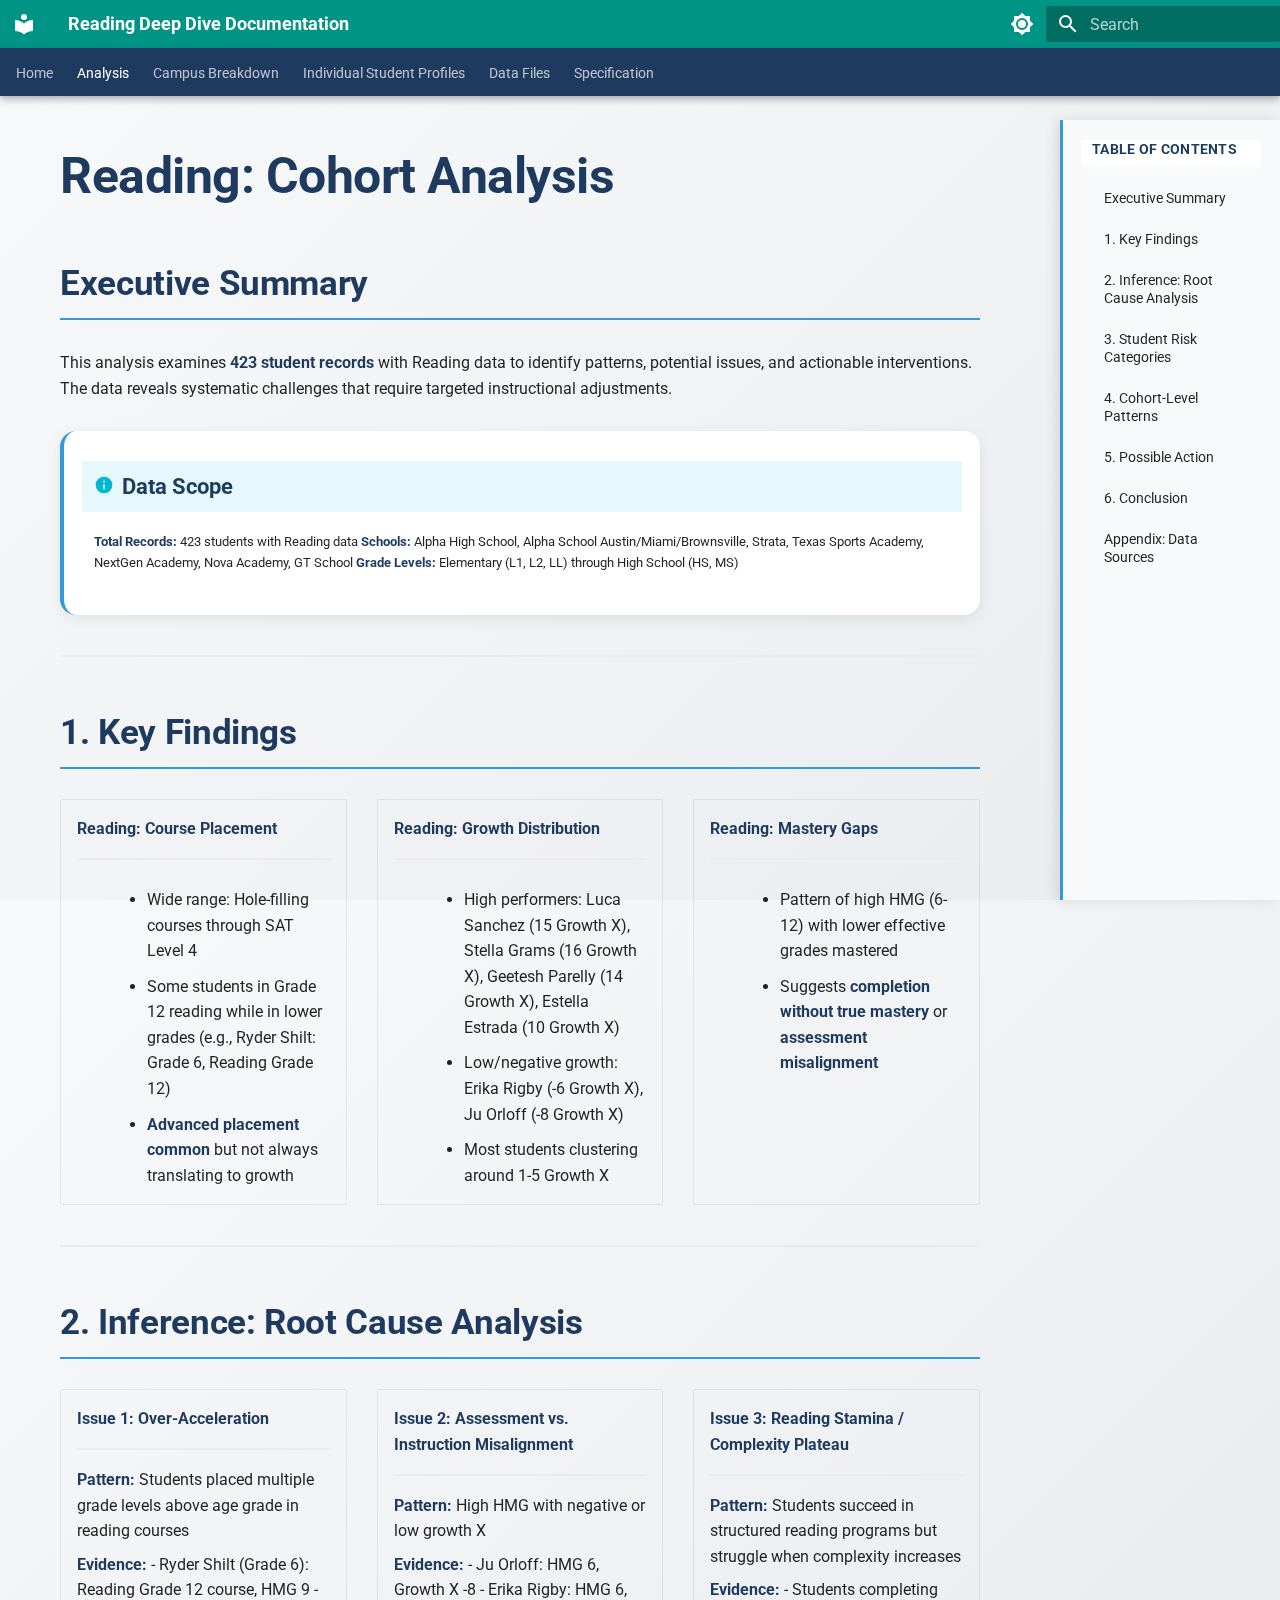
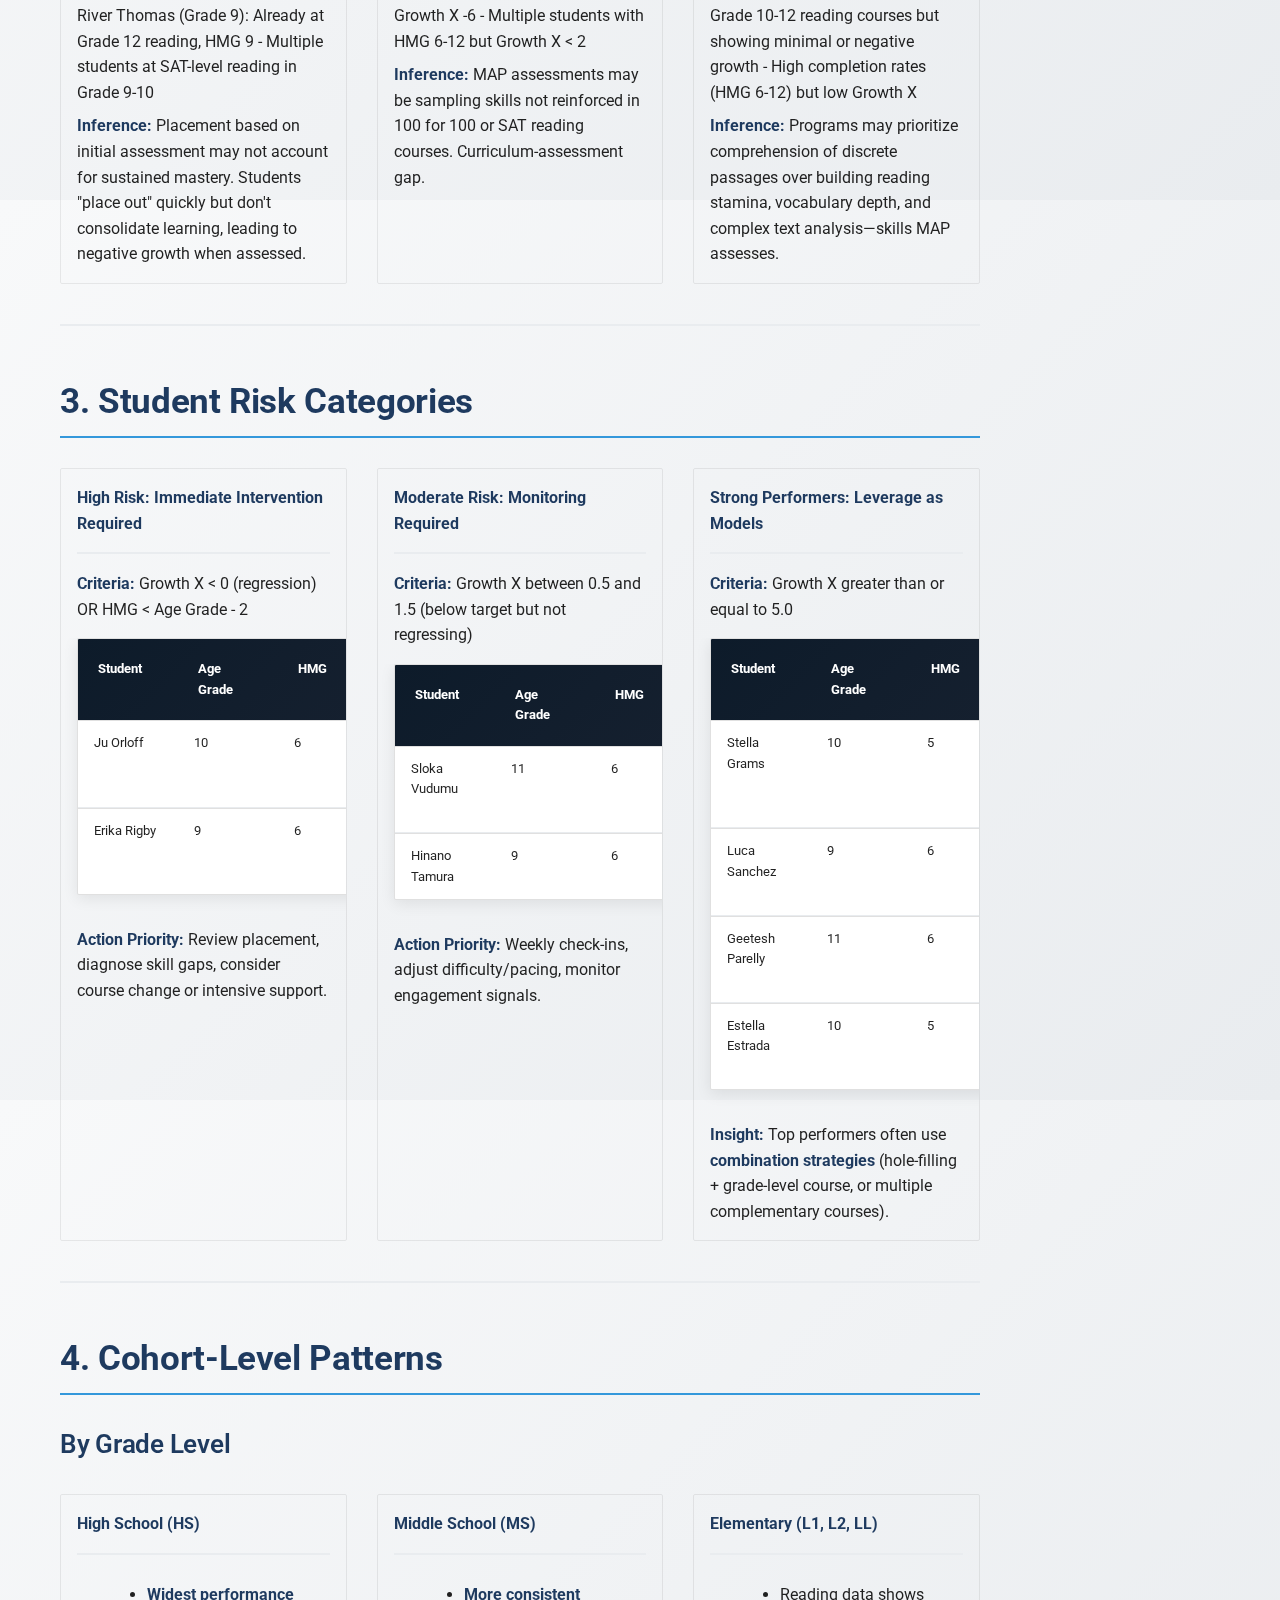
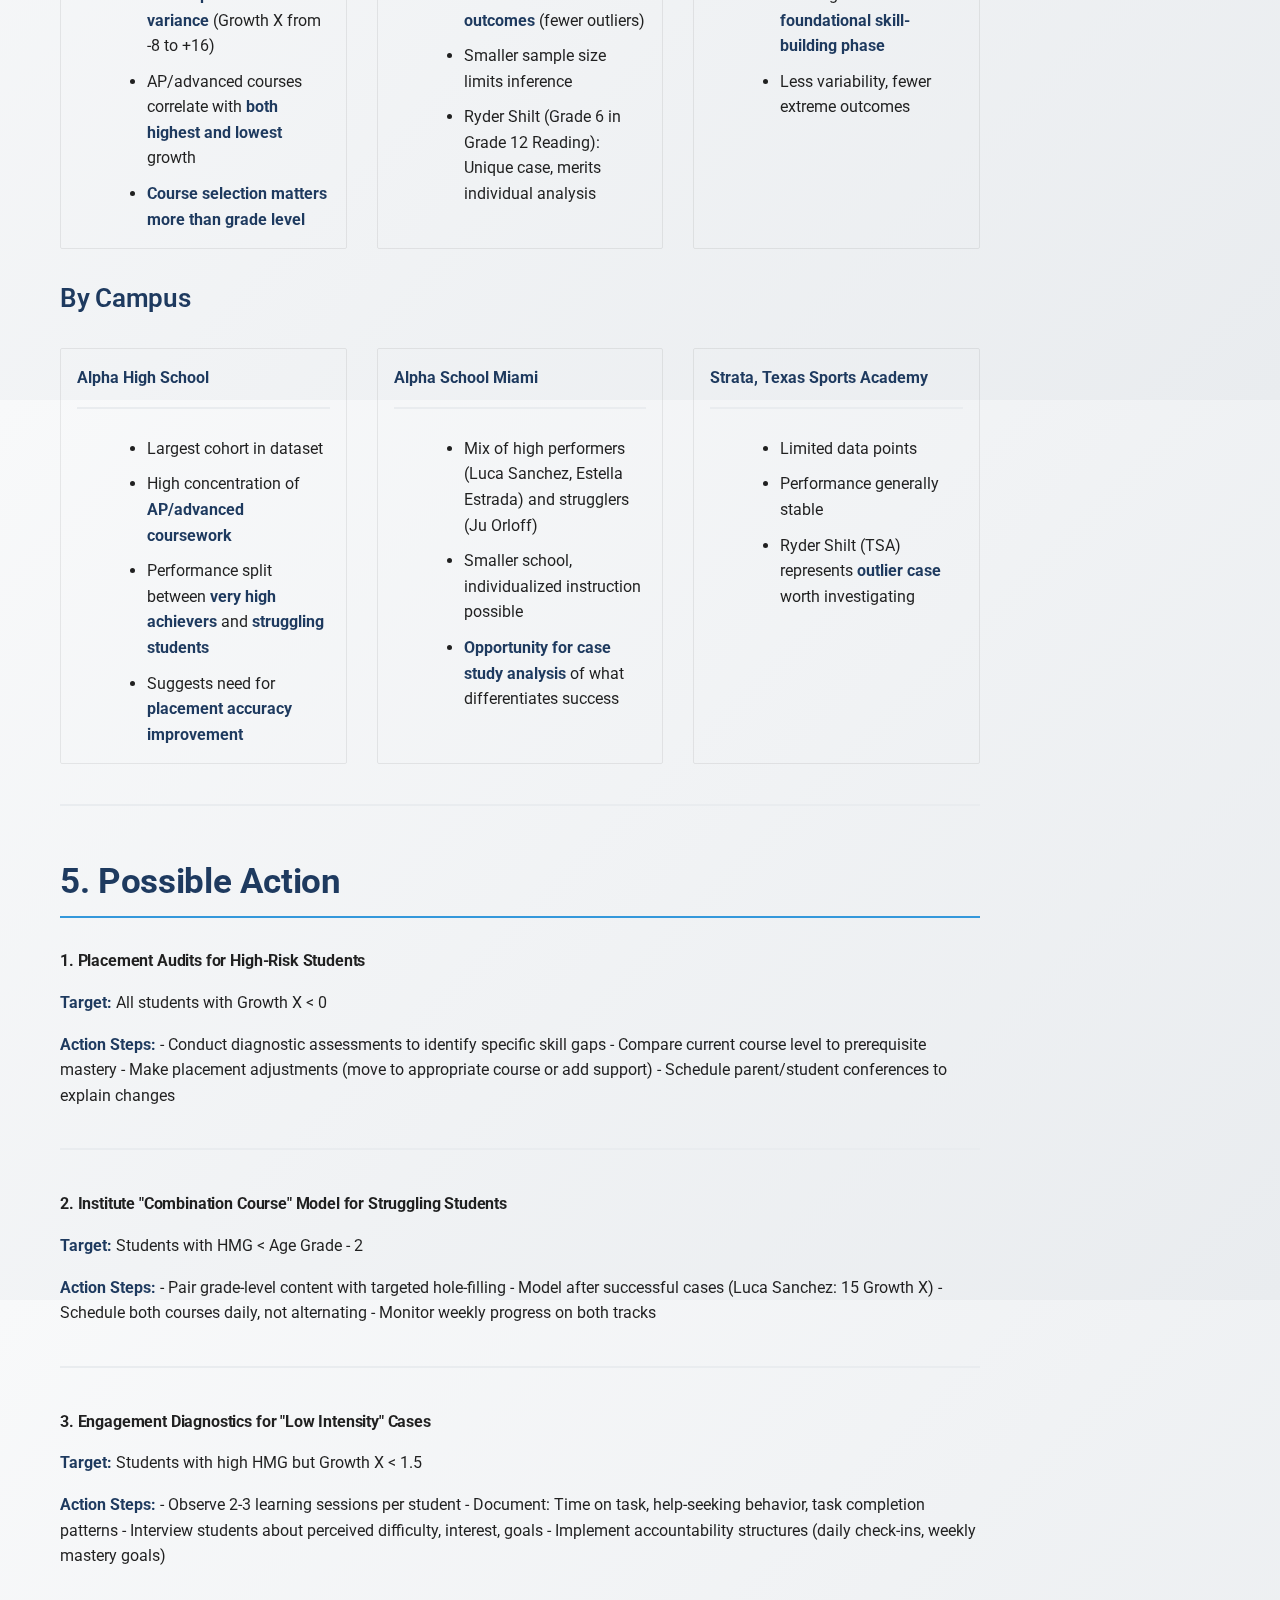
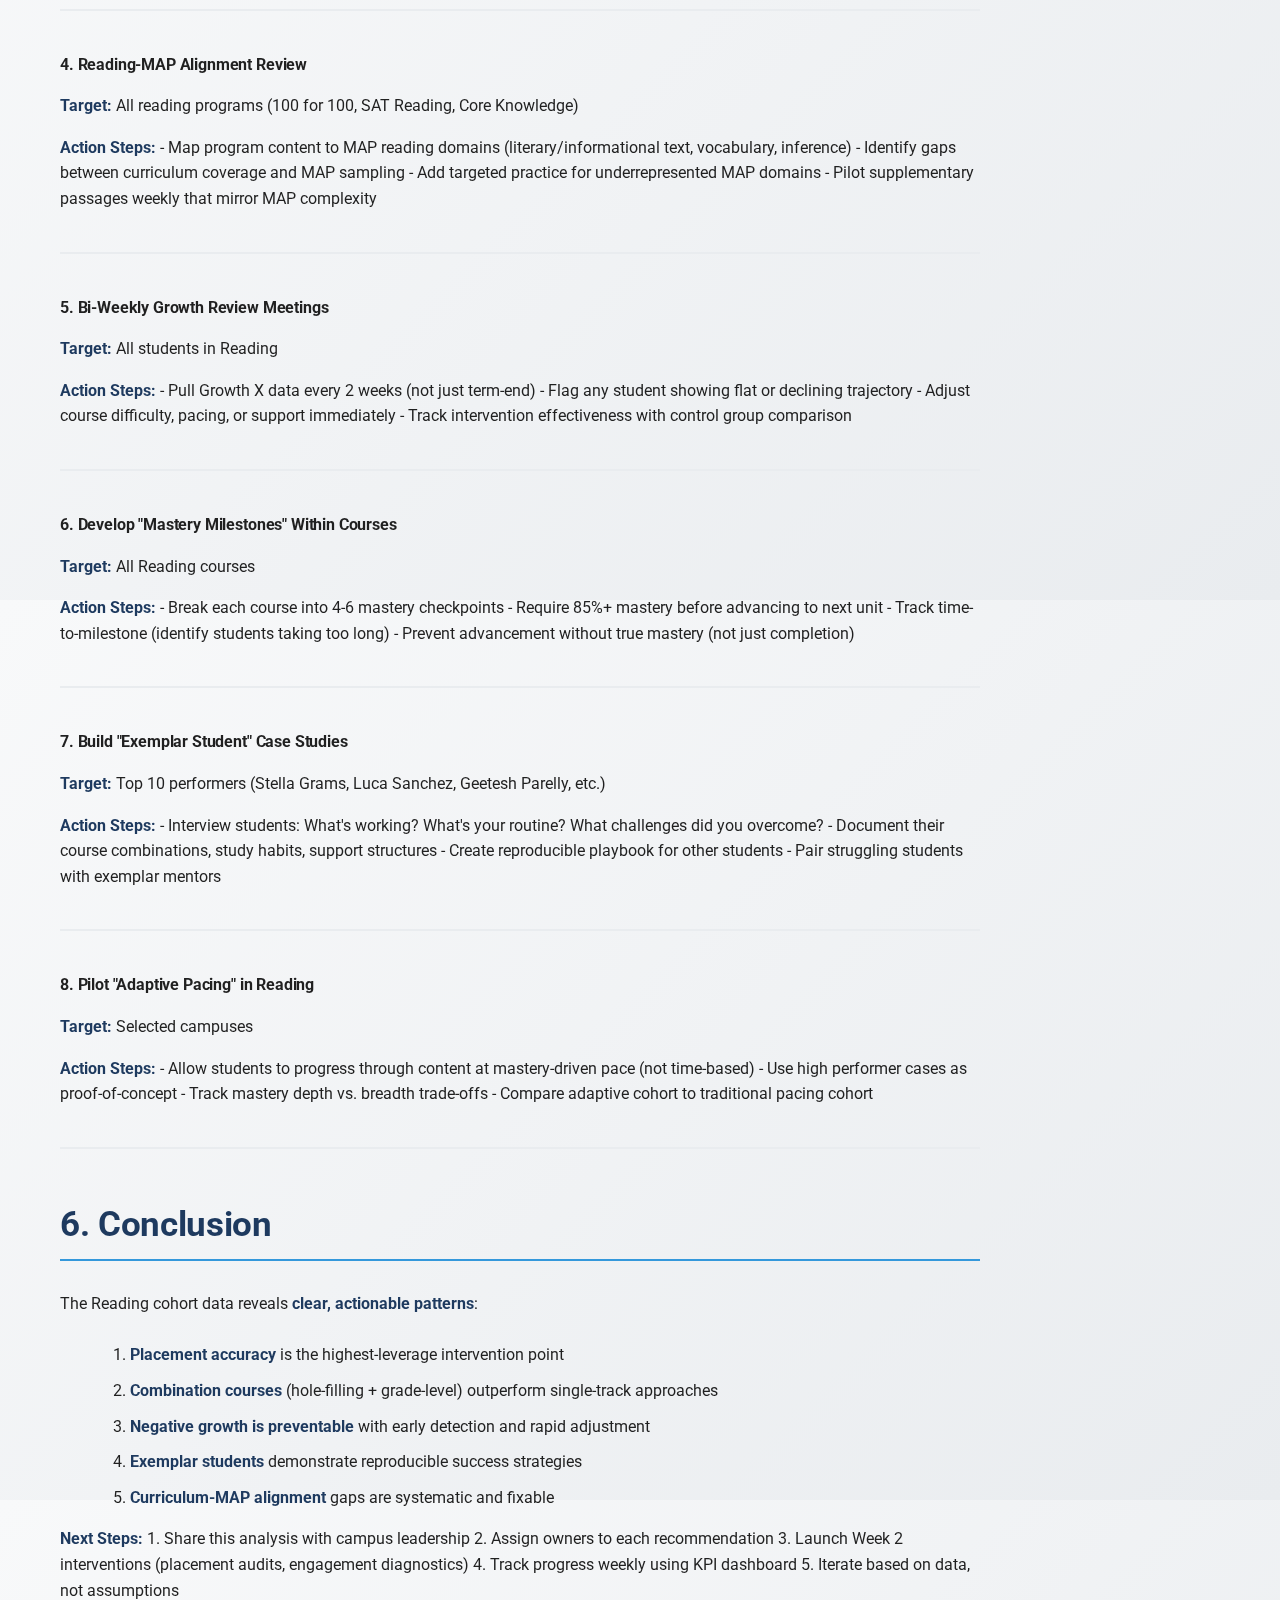
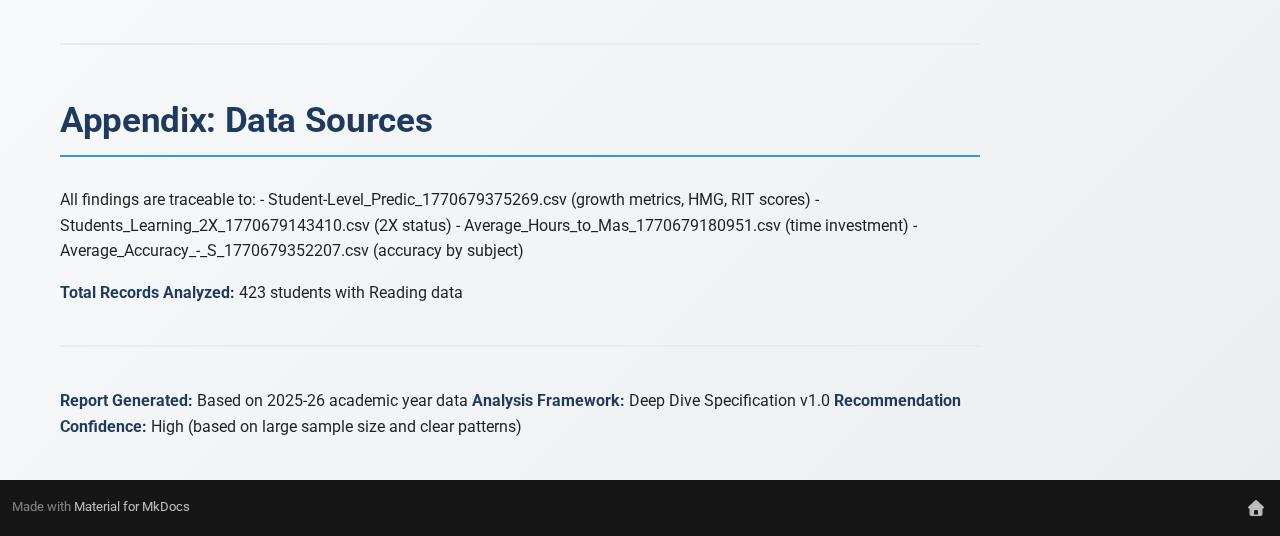
<file: reports/reading_analysis/index.html>
<!doctype html>
<html lang="en" class="no-js">
  <head>
    
      <meta charset="utf-8">
      <meta name="viewport" content="width=device-width,initial-scale=1">
      
        <meta name="description" content="Comprehensive reading student analysis and intervention planning">
      
      
        <meta name="author" content="Deep Dive Analysis Team">
      
      
        <link rel="canonical" href="https://alixandria-ali.github.io/reading-deep-dive/reports/reading_analysis/">
      
      
        <link rel="prev" href="../..">
      
      
        <link rel="next" href="../campus_breakdown/">
      
      
        
      
      
      <link rel="icon" href="../../assets/images/favicon.png">
      <meta name="generator" content="mkdocs-1.6.1, mkdocs-material-9.7.1">
    
    
      
        <title>Analysis - Reading Deep Dive Documentation</title>
      
    
    
      <link rel="stylesheet" href="../../assets/stylesheets/main.484c7ddc.min.css">
      
        
        <link rel="stylesheet" href="../../assets/stylesheets/palette.ab4e12ef.min.css">
      
      


    
    
      
    
    
      
        
        
        <link rel="preconnect" href="https://fonts.gstatic.com" crossorigin>
        <link rel="stylesheet" href="https://fonts.googleapis.com/css?family=Roboto:300,300i,400,400i,700,700i%7CRoboto+Mono:400,400i,700,700i&display=fallback">
        <style>:root{--md-text-font:"Roboto";--md-code-font:"Roboto Mono"}</style>
      
    
    
      <link rel="stylesheet" href="../../stylesheets/extra.css">
    
    <script>__md_scope=new URL("../..",location),__md_hash=e=>[...e].reduce(((e,_)=>(e<<5)-e+_.charCodeAt(0)),0),__md_get=(e,_=localStorage,t=__md_scope)=>JSON.parse(_.getItem(t.pathname+"."+e)),__md_set=(e,_,t=localStorage,a=__md_scope)=>{try{t.setItem(a.pathname+"."+e,JSON.stringify(_))}catch(e){}}</script>
    
      

    
    
  </head>
  
  
    
    
      
    
    
    
    
    <body dir="ltr" data-md-color-scheme="default" data-md-color-primary="teal" data-md-color-accent="cyan">
  
    
    <input class="md-toggle" data-md-toggle="drawer" type="checkbox" id="__drawer" autocomplete="off">
    <input class="md-toggle" data-md-toggle="search" type="checkbox" id="__search" autocomplete="off">
    <label class="md-overlay" for="__drawer"></label>
    <div data-md-component="skip">
      
        
        <a href="#reading-cohort-analysis" class="md-skip">
          Skip to content
        </a>
      
    </div>
    <div data-md-component="announce">
      
    </div>
    
    
      

  

<header class="md-header md-header--shadow md-header--lifted" data-md-component="header">
  <nav class="md-header__inner md-grid" aria-label="Header">
    <a href="../.." title="Reading Deep Dive Documentation" class="md-header__button md-logo" aria-label="Reading Deep Dive Documentation" data-md-component="logo">
      
  
  <svg xmlns="http://www.w3.org/2000/svg" viewBox="0 0 24 24"><path d="M12 8a3 3 0 0 0 3-3 3 3 0 0 0-3-3 3 3 0 0 0-3 3 3 3 0 0 0 3 3m0 3.54C9.64 9.35 6.5 8 3 8v11c3.5 0 6.64 1.35 9 3.54 2.36-2.19 5.5-3.54 9-3.54V8c-3.5 0-6.64 1.35-9 3.54"/></svg>

    </a>
    <label class="md-header__button md-icon" for="__drawer">
      
      <svg xmlns="http://www.w3.org/2000/svg" viewBox="0 0 24 24"><path d="M3 6h18v2H3zm0 5h18v2H3zm0 5h18v2H3z"/></svg>
    </label>
    <div class="md-header__title" data-md-component="header-title">
      <div class="md-header__ellipsis">
        <div class="md-header__topic">
          <span class="md-ellipsis">
            Reading Deep Dive Documentation
          </span>
        </div>
        <div class="md-header__topic" data-md-component="header-topic">
          <span class="md-ellipsis">
            
              Analysis
            
          </span>
        </div>
      </div>
    </div>
    
      
        <form class="md-header__option" data-md-component="palette">
  
    
    
    
    <input class="md-option" data-md-color-media="" data-md-color-scheme="default" data-md-color-primary="teal" data-md-color-accent="cyan"  aria-label="Switch to dark mode"  type="radio" name="__palette" id="__palette_0">
    
      <label class="md-header__button md-icon" title="Switch to dark mode" for="__palette_1" hidden>
        <svg xmlns="http://www.w3.org/2000/svg" viewBox="0 0 24 24"><path d="M12 8a4 4 0 0 0-4 4 4 4 0 0 0 4 4 4 4 0 0 0 4-4 4 4 0 0 0-4-4m0 10a6 6 0 0 1-6-6 6 6 0 0 1 6-6 6 6 0 0 1 6 6 6 6 0 0 1-6 6m8-9.31V4h-4.69L12 .69 8.69 4H4v4.69L.69 12 4 15.31V20h4.69L12 23.31 15.31 20H20v-4.69L23.31 12z"/></svg>
      </label>
    
  
    
    
    
    <input class="md-option" data-md-color-media="" data-md-color-scheme="slate" data-md-color-primary="teal" data-md-color-accent="cyan"  aria-label="Switch to light mode"  type="radio" name="__palette" id="__palette_1">
    
      <label class="md-header__button md-icon" title="Switch to light mode" for="__palette_0" hidden>
        <svg xmlns="http://www.w3.org/2000/svg" viewBox="0 0 24 24"><path d="M12 18c-.89 0-1.74-.2-2.5-.55C11.56 16.5 13 14.42 13 12s-1.44-4.5-3.5-5.45C10.26 6.2 11.11 6 12 6a6 6 0 0 1 6 6 6 6 0 0 1-6 6m8-9.31V4h-4.69L12 .69 8.69 4H4v4.69L.69 12 4 15.31V20h4.69L12 23.31 15.31 20H20v-4.69L23.31 12z"/></svg>
      </label>
    
  
</form>
      
    
    
      <script>var palette=__md_get("__palette");if(palette&&palette.color){if("(prefers-color-scheme)"===palette.color.media){var media=matchMedia("(prefers-color-scheme: light)"),input=document.querySelector(media.matches?"[data-md-color-media='(prefers-color-scheme: light)']":"[data-md-color-media='(prefers-color-scheme: dark)']");palette.color.media=input.getAttribute("data-md-color-media"),palette.color.scheme=input.getAttribute("data-md-color-scheme"),palette.color.primary=input.getAttribute("data-md-color-primary"),palette.color.accent=input.getAttribute("data-md-color-accent")}for(var[key,value]of Object.entries(palette.color))document.body.setAttribute("data-md-color-"+key,value)}</script>
    
    
    
      
      
        <label class="md-header__button md-icon" for="__search">
          
          <svg xmlns="http://www.w3.org/2000/svg" viewBox="0 0 24 24"><path d="M9.5 3A6.5 6.5 0 0 1 16 9.5c0 1.61-.59 3.09-1.56 4.23l.27.27h.79l5 5-1.5 1.5-5-5v-.79l-.27-.27A6.52 6.52 0 0 1 9.5 16 6.5 6.5 0 0 1 3 9.5 6.5 6.5 0 0 1 9.5 3m0 2C7 5 5 7 5 9.5S7 14 9.5 14 14 12 14 9.5 12 5 9.5 5"/></svg>
        </label>
        <div class="md-search" data-md-component="search" role="dialog">
  <label class="md-search__overlay" for="__search"></label>
  <div class="md-search__inner" role="search">
    <form class="md-search__form" name="search">
      <input type="text" class="md-search__input" name="query" aria-label="Search" placeholder="Search" autocapitalize="off" autocorrect="off" autocomplete="off" spellcheck="false" data-md-component="search-query" required>
      <label class="md-search__icon md-icon" for="__search">
        
        <svg xmlns="http://www.w3.org/2000/svg" viewBox="0 0 24 24"><path d="M9.5 3A6.5 6.5 0 0 1 16 9.5c0 1.61-.59 3.09-1.56 4.23l.27.27h.79l5 5-1.5 1.5-5-5v-.79l-.27-.27A6.52 6.52 0 0 1 9.5 16 6.5 6.5 0 0 1 3 9.5 6.5 6.5 0 0 1 9.5 3m0 2C7 5 5 7 5 9.5S7 14 9.5 14 14 12 14 9.5 12 5 9.5 5"/></svg>
        
        <svg xmlns="http://www.w3.org/2000/svg" viewBox="0 0 24 24"><path d="M20 11v2H8l5.5 5.5-1.42 1.42L4.16 12l7.92-7.92L13.5 5.5 8 11z"/></svg>
      </label>
      <nav class="md-search__options" aria-label="Search">
        
        <button type="reset" class="md-search__icon md-icon" title="Clear" aria-label="Clear" tabindex="-1">
          
          <svg xmlns="http://www.w3.org/2000/svg" viewBox="0 0 24 24"><path d="M19 6.41 17.59 5 12 10.59 6.41 5 5 6.41 10.59 12 5 17.59 6.41 19 12 13.41 17.59 19 19 17.59 13.41 12z"/></svg>
        </button>
      </nav>
      
        <div class="md-search__suggest" data-md-component="search-suggest"></div>
      
    </form>
    <div class="md-search__output">
      <div class="md-search__scrollwrap" tabindex="0" data-md-scrollfix>
        <div class="md-search-result" data-md-component="search-result">
          <div class="md-search-result__meta">
            Initializing search
          </div>
          <ol class="md-search-result__list" role="presentation"></ol>
        </div>
      </div>
    </div>
  </div>
</div>
      
    
    
  </nav>
  
    
      
<nav class="md-tabs" aria-label="Tabs" data-md-component="tabs">
  <div class="md-grid">
    <ul class="md-tabs__list">
      
        
  
  
  
  
    <li class="md-tabs__item">
      <a href="../.." class="md-tabs__link">
        
  
  
    
  
  Home

      </a>
    </li>
  

      
        
  
  
  
    
  
  
    <li class="md-tabs__item md-tabs__item--active">
      <a href="./" class="md-tabs__link">
        
  
  
    
  
  Analysis

      </a>
    </li>
  

      
        
  
  
  
  
    <li class="md-tabs__item">
      <a href="../campus_breakdown/" class="md-tabs__link">
        
  
  
    
  
  Campus Breakdown

      </a>
    </li>
  

      
        
  
  
  
  
    <li class="md-tabs__item">
      <a href="../student_profiles/" class="md-tabs__link">
        
  
  
    
  
  Individual Student Profiles

      </a>
    </li>
  

      
        
  
  
  
  
    <li class="md-tabs__item">
      <a href="../../data/" class="md-tabs__link">
        
  
  
    
  
  Data Files

      </a>
    </li>
  

      
        
  
  
  
  
    <li class="md-tabs__item">
      <a href="../../data/deep_dive_spec/" class="md-tabs__link">
        
  
  
    
  
  Specification

      </a>
    </li>
  

      
    </ul>
  </div>
</nav>
    
  
</header>
    
    <div class="md-container" data-md-component="container">
      
      
        
      
      <main class="md-main" data-md-component="main">
        <div class="md-main__inner md-grid">
          
            
              
              <div class="md-sidebar md-sidebar--primary" data-md-component="sidebar" data-md-type="navigation" >
                <div class="md-sidebar__scrollwrap">
                  <div class="md-sidebar__inner">
                    


  


<nav class="md-nav md-nav--primary md-nav--lifted" aria-label="Navigation" data-md-level="0">
  <label class="md-nav__title" for="__drawer">
    <a href="../.." title="Reading Deep Dive Documentation" class="md-nav__button md-logo" aria-label="Reading Deep Dive Documentation" data-md-component="logo">
      
  
  <svg xmlns="http://www.w3.org/2000/svg" viewBox="0 0 24 24"><path d="M12 8a3 3 0 0 0 3-3 3 3 0 0 0-3-3 3 3 0 0 0-3 3 3 3 0 0 0 3 3m0 3.54C9.64 9.35 6.5 8 3 8v11c3.5 0 6.64 1.35 9 3.54 2.36-2.19 5.5-3.54 9-3.54V8c-3.5 0-6.64 1.35-9 3.54"/></svg>

    </a>
    Reading Deep Dive Documentation
  </label>
  
  <ul class="md-nav__list" data-md-scrollfix>
    
      
      
  
  
  
  
    <li class="md-nav__item">
      <a href="../.." class="md-nav__link">
        
  
  
  <span class="md-ellipsis">
    
  
    Home
  

    
  </span>
  
  

      </a>
    </li>
  

    
      
      
  
  
    
  
  
  
    <li class="md-nav__item md-nav__item--active">
      
      <input class="md-nav__toggle md-toggle" type="checkbox" id="__toc">
      
      
        
      
      
        <label class="md-nav__link md-nav__link--active" for="__toc">
          
  
  
  <span class="md-ellipsis">
    
  
    Analysis
  

    
  </span>
  
  

          <span class="md-nav__icon md-icon"></span>
        </label>
      
      <a href="./" class="md-nav__link md-nav__link--active">
        
  
  
  <span class="md-ellipsis">
    
  
    Analysis
  

    
  </span>
  
  

      </a>
      
        

<nav class="md-nav md-nav--secondary" aria-label="Table of contents">
  
  
  
    
  
  
    <label class="md-nav__title" for="__toc">
      <span class="md-nav__icon md-icon"></span>
      Table of contents
    </label>
    <ul class="md-nav__list" data-md-component="toc" data-md-scrollfix>
      
        <li class="md-nav__item">
  <a href="#executive-summary" class="md-nav__link">
    <span class="md-ellipsis">
      
        Executive Summary
      
    </span>
  </a>
  
</li>
      
        <li class="md-nav__item">
  <a href="#1-key-findings" class="md-nav__link">
    <span class="md-ellipsis">
      
        1. Key Findings
      
    </span>
  </a>
  
</li>
      
        <li class="md-nav__item">
  <a href="#2-inference-root-cause-analysis" class="md-nav__link">
    <span class="md-ellipsis">
      
        2. Inference: Root Cause Analysis
      
    </span>
  </a>
  
</li>
      
        <li class="md-nav__item">
  <a href="#3-student-risk-categories" class="md-nav__link">
    <span class="md-ellipsis">
      
        3. Student Risk Categories
      
    </span>
  </a>
  
</li>
      
        <li class="md-nav__item">
  <a href="#4-cohort-level-patterns" class="md-nav__link">
    <span class="md-ellipsis">
      
        4. Cohort-Level Patterns
      
    </span>
  </a>
  
</li>
      
        <li class="md-nav__item">
  <a href="#5-possible-action" class="md-nav__link">
    <span class="md-ellipsis">
      
        5. Possible Action
      
    </span>
  </a>
  
</li>
      
        <li class="md-nav__item">
  <a href="#6-conclusion" class="md-nav__link">
    <span class="md-ellipsis">
      
        6. Conclusion
      
    </span>
  </a>
  
</li>
      
        <li class="md-nav__item">
  <a href="#appendix-data-sources" class="md-nav__link">
    <span class="md-ellipsis">
      
        Appendix: Data Sources
      
    </span>
  </a>
  
</li>
      
    </ul>
  
</nav>
      
    </li>
  

    
      
      
  
  
  
  
    <li class="md-nav__item">
      <a href="../campus_breakdown/" class="md-nav__link">
        
  
  
  <span class="md-ellipsis">
    
  
    Campus Breakdown
  

    
  </span>
  
  

      </a>
    </li>
  

    
      
      
  
  
  
  
    <li class="md-nav__item">
      <a href="../student_profiles/" class="md-nav__link">
        
  
  
  <span class="md-ellipsis">
    
  
    Individual Student Profiles
  

    
  </span>
  
  

      </a>
    </li>
  

    
      
      
  
  
  
  
    <li class="md-nav__item">
      <a href="../../data/" class="md-nav__link">
        
  
  
  <span class="md-ellipsis">
    
  
    Data Files
  

    
  </span>
  
  

      </a>
    </li>
  

    
      
      
  
  
  
  
    <li class="md-nav__item">
      <a href="../../data/deep_dive_spec/" class="md-nav__link">
        
  
  
  <span class="md-ellipsis">
    
  
    Specification
  

    
  </span>
  
  

      </a>
    </li>
  

    
  </ul>
</nav>
                  </div>
                </div>
              </div>
            
            
              
              <div class="md-sidebar md-sidebar--secondary" data-md-component="sidebar" data-md-type="toc" >
                <div class="md-sidebar__scrollwrap">
                  <div class="md-sidebar__inner">
                    

<nav class="md-nav md-nav--secondary" aria-label="Table of contents">
  
  
  
    
  
  
    <label class="md-nav__title" for="__toc">
      <span class="md-nav__icon md-icon"></span>
      Table of contents
    </label>
    <ul class="md-nav__list" data-md-component="toc" data-md-scrollfix>
      
        <li class="md-nav__item">
  <a href="#executive-summary" class="md-nav__link">
    <span class="md-ellipsis">
      
        Executive Summary
      
    </span>
  </a>
  
</li>
      
        <li class="md-nav__item">
  <a href="#1-key-findings" class="md-nav__link">
    <span class="md-ellipsis">
      
        1. Key Findings
      
    </span>
  </a>
  
</li>
      
        <li class="md-nav__item">
  <a href="#2-inference-root-cause-analysis" class="md-nav__link">
    <span class="md-ellipsis">
      
        2. Inference: Root Cause Analysis
      
    </span>
  </a>
  
</li>
      
        <li class="md-nav__item">
  <a href="#3-student-risk-categories" class="md-nav__link">
    <span class="md-ellipsis">
      
        3. Student Risk Categories
      
    </span>
  </a>
  
</li>
      
        <li class="md-nav__item">
  <a href="#4-cohort-level-patterns" class="md-nav__link">
    <span class="md-ellipsis">
      
        4. Cohort-Level Patterns
      
    </span>
  </a>
  
</li>
      
        <li class="md-nav__item">
  <a href="#5-possible-action" class="md-nav__link">
    <span class="md-ellipsis">
      
        5. Possible Action
      
    </span>
  </a>
  
</li>
      
        <li class="md-nav__item">
  <a href="#6-conclusion" class="md-nav__link">
    <span class="md-ellipsis">
      
        6. Conclusion
      
    </span>
  </a>
  
</li>
      
        <li class="md-nav__item">
  <a href="#appendix-data-sources" class="md-nav__link">
    <span class="md-ellipsis">
      
        Appendix: Data Sources
      
    </span>
  </a>
  
</li>
      
    </ul>
  
</nav>
                  </div>
                </div>
              </div>
            
          
          
            <div class="md-content" data-md-component="content">
              
              <article class="md-content__inner md-typeset">
                
                  



<h1 id="reading-cohort-analysis">Reading: Cohort Analysis</h1>
<h2 id="executive-summary">Executive Summary</h2>
<p>This analysis examines <strong>423 student records</strong> with Reading data to identify patterns, potential issues, and actionable interventions. The data reveals systematic challenges that require targeted instructional adjustments.</p>
<div class="admonition info">
<p class="admonition-title">Data Scope</p>
<p><strong>Total Records:</strong> 423 students with Reading data
<strong>Schools:</strong> Alpha High School, Alpha School Austin/Miami/Brownsville, Strata, Texas Sports Academy, NextGen Academy, Nova Academy, GT School
<strong>Grade Levels:</strong> Elementary (L1, L2, LL) through High School (HS, MS)</p>
</div>
<hr />
<h2 id="1-key-findings">1. Key Findings</h2>
<div class="grid cards">
<ul>
<li>
<p><strong>Reading: Course Placement</strong></p>
<hr />
<ul>
<li>Wide range: Hole-filling courses through SAT Level 4</li>
<li>Some students in Grade 12 reading while in lower grades (e.g., Ryder Shilt: Grade 6, Reading Grade 12)</li>
<li><strong>Advanced placement common</strong> but not always translating to growth</li>
</ul>
</li>
<li>
<p><strong>Reading: Growth Distribution</strong></p>
<hr />
<ul>
<li>High performers: Luca Sanchez (15 Growth X), Stella Grams (16 Growth X), Geetesh Parelly (14 Growth X), Estella Estrada (10 Growth X)</li>
<li>Low/negative growth: Erika Rigby (-6 Growth X), Ju Orloff (-8 Growth X)</li>
<li>Most students clustering around 1-5 Growth X</li>
</ul>
</li>
<li>
<p><strong>Reading: Mastery Gaps</strong></p>
<hr />
<ul>
<li>Pattern of high HMG (6-12) with lower effective grades mastered</li>
<li>Suggests <strong>completion without true mastery</strong> or <strong>assessment misalignment</strong></li>
</ul>
</li>
</ul>
</div>
<hr />
<h2 id="2-inference-root-cause-analysis">2. Inference: Root Cause Analysis</h2>
<div class="grid cards">
<ul>
<li>
<p><strong>Issue 1: Over-Acceleration</strong></p>
<hr />
<p><strong>Pattern:</strong> Students placed multiple grade levels above age grade in reading courses</p>
<p><strong>Evidence:</strong>
- Ryder Shilt (Grade 6): Reading Grade 12 course, HMG 9
- River Thomas (Grade 9): Already at Grade 12 reading, HMG 9
- Multiple students at SAT-level reading in Grade 9-10</p>
<p><strong>Inference:</strong> Placement based on initial assessment may not account for sustained mastery. Students "place out" quickly but don't consolidate learning, leading to negative growth when assessed.</p>
</li>
<li>
<p><strong>Issue 2: Assessment vs. Instruction Misalignment</strong></p>
<hr />
<p><strong>Pattern:</strong> High HMG with negative or low growth X</p>
<p><strong>Evidence:</strong>
- Ju Orloff: HMG 6, Growth X -8
- Erika Rigby: HMG 6, Growth X -6
- Multiple students with HMG 6-12 but Growth X &lt; 2</p>
<p><strong>Inference:</strong> MAP assessments may be sampling skills not reinforced in 100 for 100 or SAT reading courses. Curriculum-assessment gap.</p>
</li>
<li>
<p><strong>Issue 3: Reading Stamina / Complexity Plateau</strong></p>
<hr />
<p><strong>Pattern:</strong> Students succeed in structured reading programs but struggle when complexity increases</p>
<p><strong>Evidence:</strong>
- Students completing Grade 10-12 reading courses but showing minimal or negative growth
- High completion rates (HMG 6-12) but low Growth X</p>
<p><strong>Inference:</strong> Programs may prioritize comprehension of discrete passages over building reading stamina, vocabulary depth, and complex text analysis—skills MAP assesses.</p>
</li>
</ul>
</div>
<hr />
<h2 id="3-student-risk-categories">3. Student Risk Categories</h2>
<div class="grid cards">
<ul>
<li>
<p><strong>High Risk: Immediate Intervention Required</strong></p>
<hr />
<p><strong>Criteria:</strong> Growth X &lt; 0 (regression) OR HMG &lt; Age Grade - 2</p>
<table>
<thead>
<tr>
<th>Student</th>
<th>Age Grade</th>
<th>HMG</th>
<th>Growth X</th>
<th>Issue</th>
</tr>
</thead>
<tbody>
<tr>
<td>Ju Orloff</td>
<td>10</td>
<td>6</td>
<td>-8</td>
<td>Curriculum-assessment gap</td>
</tr>
<tr>
<td>Erika Rigby</td>
<td>9</td>
<td>6</td>
<td>-6</td>
<td>Acceleration without consolidation</td>
</tr>
</tbody>
</table>
<p><strong>Action Priority:</strong> Review placement, diagnose skill gaps, consider course change or intensive support.</p>
</li>
<li>
<p><strong>Moderate Risk: Monitoring Required</strong></p>
<hr />
<p><strong>Criteria:</strong> Growth X between 0.5 and 1.5 (below target but not regressing)</p>
<table>
<thead>
<tr>
<th>Student</th>
<th>Age Grade</th>
<th>HMG</th>
<th>Growth X</th>
<th>Issue</th>
</tr>
</thead>
<tbody>
<tr>
<td>Sloka Vudumu</td>
<td>11</td>
<td>6</td>
<td>1.0</td>
<td>High HMG but minimal growth</td>
</tr>
<tr>
<td>Hinano Tamura</td>
<td>9</td>
<td>6</td>
<td>2.67</td>
<td>Just above target</td>
</tr>
</tbody>
</table>
<p><strong>Action Priority:</strong> Weekly check-ins, adjust difficulty/pacing, monitor engagement signals.</p>
</li>
<li>
<p><strong>Strong Performers: Leverage as Models</strong></p>
<hr />
<p><strong>Criteria:</strong> Growth X greater than or equal to 5.0</p>
<table>
<thead>
<tr>
<th>Student</th>
<th>Age Grade</th>
<th>HMG</th>
<th>Growth X</th>
<th>Strengths</th>
</tr>
</thead>
<tbody>
<tr>
<td>Stella Grams</td>
<td>10</td>
<td>5</td>
<td>16.0</td>
<td>SAT Level 4, exceptional growth</td>
</tr>
<tr>
<td>Luca Sanchez</td>
<td>9</td>
<td>6</td>
<td>15.0</td>
<td>Hole-filling + grade-level combo</td>
</tr>
<tr>
<td>Geetesh Parelly</td>
<td>11</td>
<td>6</td>
<td>14.0</td>
<td>Self-directed learner</td>
</tr>
<tr>
<td>Estella Estrada</td>
<td>10</td>
<td>5</td>
<td>10.0</td>
<td>100 for 100 program success</td>
</tr>
</tbody>
</table>
<p><strong>Insight:</strong> Top performers often use <strong>combination strategies</strong> (hole-filling + grade-level course, or multiple complementary courses).</p>
</li>
</ul>
</div>
<hr />
<h2 id="4-cohort-level-patterns">4. Cohort-Level Patterns</h2>
<h3 id="by-grade-level">By Grade Level</h3>
<div class="grid cards">
<ul>
<li>
<p><strong>High School (HS)</strong></p>
<hr />
<ul>
<li><strong>Widest performance variance</strong> (Growth X from -8 to +16)</li>
<li>AP/advanced courses correlate with <strong>both highest and lowest</strong> growth</li>
<li><strong>Course selection matters more than grade level</strong></li>
</ul>
</li>
<li>
<p><strong>Middle School (MS)</strong></p>
<hr />
<ul>
<li><strong>More consistent outcomes</strong> (fewer outliers)</li>
<li>Smaller sample size limits inference</li>
<li>Ryder Shilt (Grade 6 in Grade 12 Reading): Unique case, merits individual analysis</li>
</ul>
</li>
<li>
<p><strong>Elementary (L1, L2, LL)</strong></p>
<hr />
<ul>
<li>Reading data shows <strong>foundational skill-building phase</strong></li>
<li>Less variability, fewer extreme outcomes</li>
</ul>
</li>
</ul>
</div>
<h3 id="by-campus">By Campus</h3>
<div class="grid cards">
<ul>
<li>
<p><strong>Alpha High School</strong></p>
<hr />
<ul>
<li>Largest cohort in dataset</li>
<li>High concentration of <strong>AP/advanced coursework</strong></li>
<li>Performance split between <strong>very high achievers</strong> and <strong>struggling students</strong></li>
<li>Suggests need for <strong>placement accuracy improvement</strong></li>
</ul>
</li>
<li>
<p><strong>Alpha School Miami</strong></p>
<hr />
<ul>
<li>Mix of high performers (Luca Sanchez, Estella Estrada) and strugglers (Ju Orloff)</li>
<li>Smaller school, individualized instruction possible</li>
<li><strong>Opportunity for case study analysis</strong> of what differentiates success</li>
</ul>
</li>
<li>
<p><strong>Strata, Texas Sports Academy</strong></p>
<hr />
<ul>
<li>Limited data points</li>
<li>Performance generally stable</li>
<li>Ryder Shilt (TSA) represents <strong>outlier case</strong> worth investigating</li>
</ul>
</li>
</ul>
</div>
<hr />
<h2 id="5-possible-action">5. Possible Action</h2>
<h4 id="1-placement-audits-for-high-risk-students">1. Placement Audits for High-Risk Students</h4>
<p><strong>Target:</strong> All students with Growth X &lt; 0</p>
<p><strong>Action Steps:</strong>
- Conduct diagnostic assessments to identify specific skill gaps
- Compare current course level to prerequisite mastery
- Make placement adjustments (move to appropriate course or add support)
- Schedule parent/student conferences to explain changes</p>
<hr />
<h4 id="2-institute-combination-course-model-for-struggling-students">2. Institute "Combination Course" Model for Struggling Students</h4>
<p><strong>Target:</strong> Students with HMG &lt; Age Grade - 2</p>
<p><strong>Action Steps:</strong>
- Pair grade-level content with targeted hole-filling
- Model after successful cases (Luca Sanchez: 15 Growth X)
- Schedule both courses daily, not alternating
- Monitor weekly progress on both tracks</p>
<hr />
<h4 id="3-engagement-diagnostics-for-low-intensity-cases">3. Engagement Diagnostics for "Low Intensity" Cases</h4>
<p><strong>Target:</strong> Students with high HMG but Growth X &lt; 1.5</p>
<p><strong>Action Steps:</strong>
- Observe 2-3 learning sessions per student
- Document: Time on task, help-seeking behavior, task completion patterns
- Interview students about perceived difficulty, interest, goals
- Implement accountability structures (daily check-ins, weekly mastery goals)</p>
<hr />
<h4 id="4-reading-map-alignment-review">4. Reading-MAP Alignment Review</h4>
<p><strong>Target:</strong> All reading programs (100 for 100, SAT Reading, Core Knowledge)</p>
<p><strong>Action Steps:</strong>
- Map program content to MAP reading domains (literary/informational text, vocabulary, inference)
- Identify gaps between curriculum coverage and MAP sampling
- Add targeted practice for underrepresented MAP domains
- Pilot supplementary passages weekly that mirror MAP complexity</p>
<hr />
<h4 id="5-bi-weekly-growth-review-meetings">5. Bi-Weekly Growth Review Meetings</h4>
<p><strong>Target:</strong> All students in Reading</p>
<p><strong>Action Steps:</strong>
- Pull Growth X data every 2 weeks (not just term-end)
- Flag any student showing flat or declining trajectory
- Adjust course difficulty, pacing, or support immediately
- Track intervention effectiveness with control group comparison</p>
<hr />
<h4 id="6-develop-mastery-milestones-within-courses">6. Develop "Mastery Milestones" Within Courses</h4>
<p><strong>Target:</strong> All Reading courses</p>
<p><strong>Action Steps:</strong>
- Break each course into 4-6 mastery checkpoints
- Require 85%+ mastery before advancing to next unit
- Track time-to-milestone (identify students taking too long)
- Prevent advancement without true mastery (not just completion)</p>
<hr />
<h4 id="7-build-exemplar-student-case-studies">7. Build "Exemplar Student" Case Studies</h4>
<p><strong>Target:</strong> Top 10 performers (Stella Grams, Luca Sanchez, Geetesh Parelly, etc.)</p>
<p><strong>Action Steps:</strong>
- Interview students: What's working? What's your routine? What challenges did you overcome?
- Document their course combinations, study habits, support structures
- Create reproducible playbook for other students
- Pair struggling students with exemplar mentors</p>
<hr />
<h4 id="8-pilot-adaptive-pacing-in-reading">8. Pilot "Adaptive Pacing" in Reading</h4>
<p><strong>Target:</strong> Selected campuses</p>
<p><strong>Action Steps:</strong>
- Allow students to progress through content at mastery-driven pace (not time-based)
- Use high performer cases as proof-of-concept
- Track mastery depth vs. breadth trade-offs
- Compare adaptive cohort to traditional pacing cohort</p>
<hr />
<h2 id="6-conclusion">6. Conclusion</h2>
<p>The Reading cohort data reveals <strong>clear, actionable patterns</strong>:</p>
<ol>
<li><strong>Placement accuracy</strong> is the highest-leverage intervention point</li>
<li><strong>Combination courses</strong> (hole-filling + grade-level) outperform single-track approaches</li>
<li><strong>Negative growth is preventable</strong> with early detection and rapid adjustment</li>
<li><strong>Exemplar students</strong> demonstrate reproducible success strategies</li>
<li><strong>Curriculum-MAP alignment</strong> gaps are systematic and fixable</li>
</ol>
<p><strong>Next Steps:</strong>
1. Share this analysis with campus leadership
2. Assign owners to each recommendation
3. Launch Week 2 interventions (placement audits, engagement diagnostics)
4. Track progress weekly using KPI dashboard
5. Iterate based on data, not assumptions</p>
<hr />
<h2 id="appendix-data-sources">Appendix: Data Sources</h2>
<p>All findings are traceable to:
- Student-Level_Predic_1770679375269.csv (growth metrics, HMG, RIT scores)
- Students_Learning_2X_1770679143410.csv (2X status)
- Average_Hours_to_Mas_1770679180951.csv (time investment)
- Average_Accuracy_-_S_1770679352207.csv (accuracy by subject)</p>
<p><strong>Total Records Analyzed:</strong> 423 students with Reading data</p>
<hr />
<p><strong>Report Generated:</strong> Based on 2025-26 academic year data
<strong>Analysis Framework:</strong> Deep Dive Specification v1.0
<strong>Recommendation Confidence:</strong> High (based on large sample size and clear patterns)</p>












                
              </article>
            </div>
          
          
  <script>var tabs=__md_get("__tabs");if(Array.isArray(tabs))e:for(var set of document.querySelectorAll(".tabbed-set")){var labels=set.querySelector(".tabbed-labels");for(var tab of tabs)for(var label of labels.getElementsByTagName("label"))if(label.innerText.trim()===tab){var input=document.getElementById(label.htmlFor);input.checked=!0;continue e}}</script>

<script>var target=document.getElementById(location.hash.slice(1));target&&target.name&&(target.checked=target.name.startsWith("__tabbed_"))</script>
        </div>
        
          <button type="button" class="md-top md-icon" data-md-component="top" hidden>
  
  <svg xmlns="http://www.w3.org/2000/svg" viewBox="0 0 24 24"><path d="M13 20h-2V8l-5.5 5.5-1.42-1.42L12 4.16l7.92 7.92-1.42 1.42L13 8z"/></svg>
  Back to top
</button>
        
      </main>
      
        <footer class="md-footer">
  
  <div class="md-footer-meta md-typeset">
    <div class="md-footer-meta__inner md-grid">
      <div class="md-copyright">
  
  
    Made with
    <a href="https://squidfunk.github.io/mkdocs-material/" target="_blank" rel="noopener">
      Material for MkDocs
    </a>
  
</div>
      
        
<div class="md-social">
  
    
    
    
    
    <a href="index.html" target="_blank" rel="noopener" title="" class="md-social__link">
      <svg xmlns="http://www.w3.org/2000/svg" viewBox="0 0 512 512"><!--! Font Awesome Free 7.1.0 by @fontawesome - https://fontawesome.com License - https://fontawesome.com/license/free (Icons: CC BY 4.0, Fonts: SIL OFL 1.1, Code: MIT License) Copyright 2025 Fonticons, Inc.--><path d="M277.8 8.6c-12.3-11.4-31.3-11.4-43.5 0l-224 208c-9.6 9-12.8 22.9-8 35.1S18.8 272 32 272h16v176c0 35.3 28.7 64 64 64h288c35.3 0 64-28.7 64-64V272h16c13.2 0 25-8.1 29.8-20.3s1.6-26.2-8-35.1zM240 320h32c26.5 0 48 21.5 48 48v96H192v-96c0-26.5 21.5-48 48-48"/></svg>
    </a>
  
</div>
      
    </div>
  </div>
</footer>
      
    </div>
    <div class="md-dialog" data-md-component="dialog">
      <div class="md-dialog__inner md-typeset"></div>
    </div>
    
    
    
      
      
      <script id="__config" type="application/json">{"annotate": null, "base": "../..", "features": ["navigation.instant", "navigation.tracking", "navigation.tabs", "navigation.tabs.sticky", "navigation.top", "toc.follow", "search.suggest", "search.highlight", "content.code.copy", "content.tabs.link"], "search": "../../assets/javascripts/workers/search.2c215733.min.js", "tags": null, "translations": {"clipboard.copied": "Copied to clipboard", "clipboard.copy": "Copy to clipboard", "search.result.more.one": "1 more on this page", "search.result.more.other": "# more on this page", "search.result.none": "No matching documents", "search.result.one": "1 matching document", "search.result.other": "# matching documents", "search.result.placeholder": "Type to start searching", "search.result.term.missing": "Missing", "select.version": "Select version"}, "version": null}</script>
    
    
      <script src="../../assets/javascripts/bundle.79ae519e.min.js"></script>
      
    
  </body>
</html>
</file>
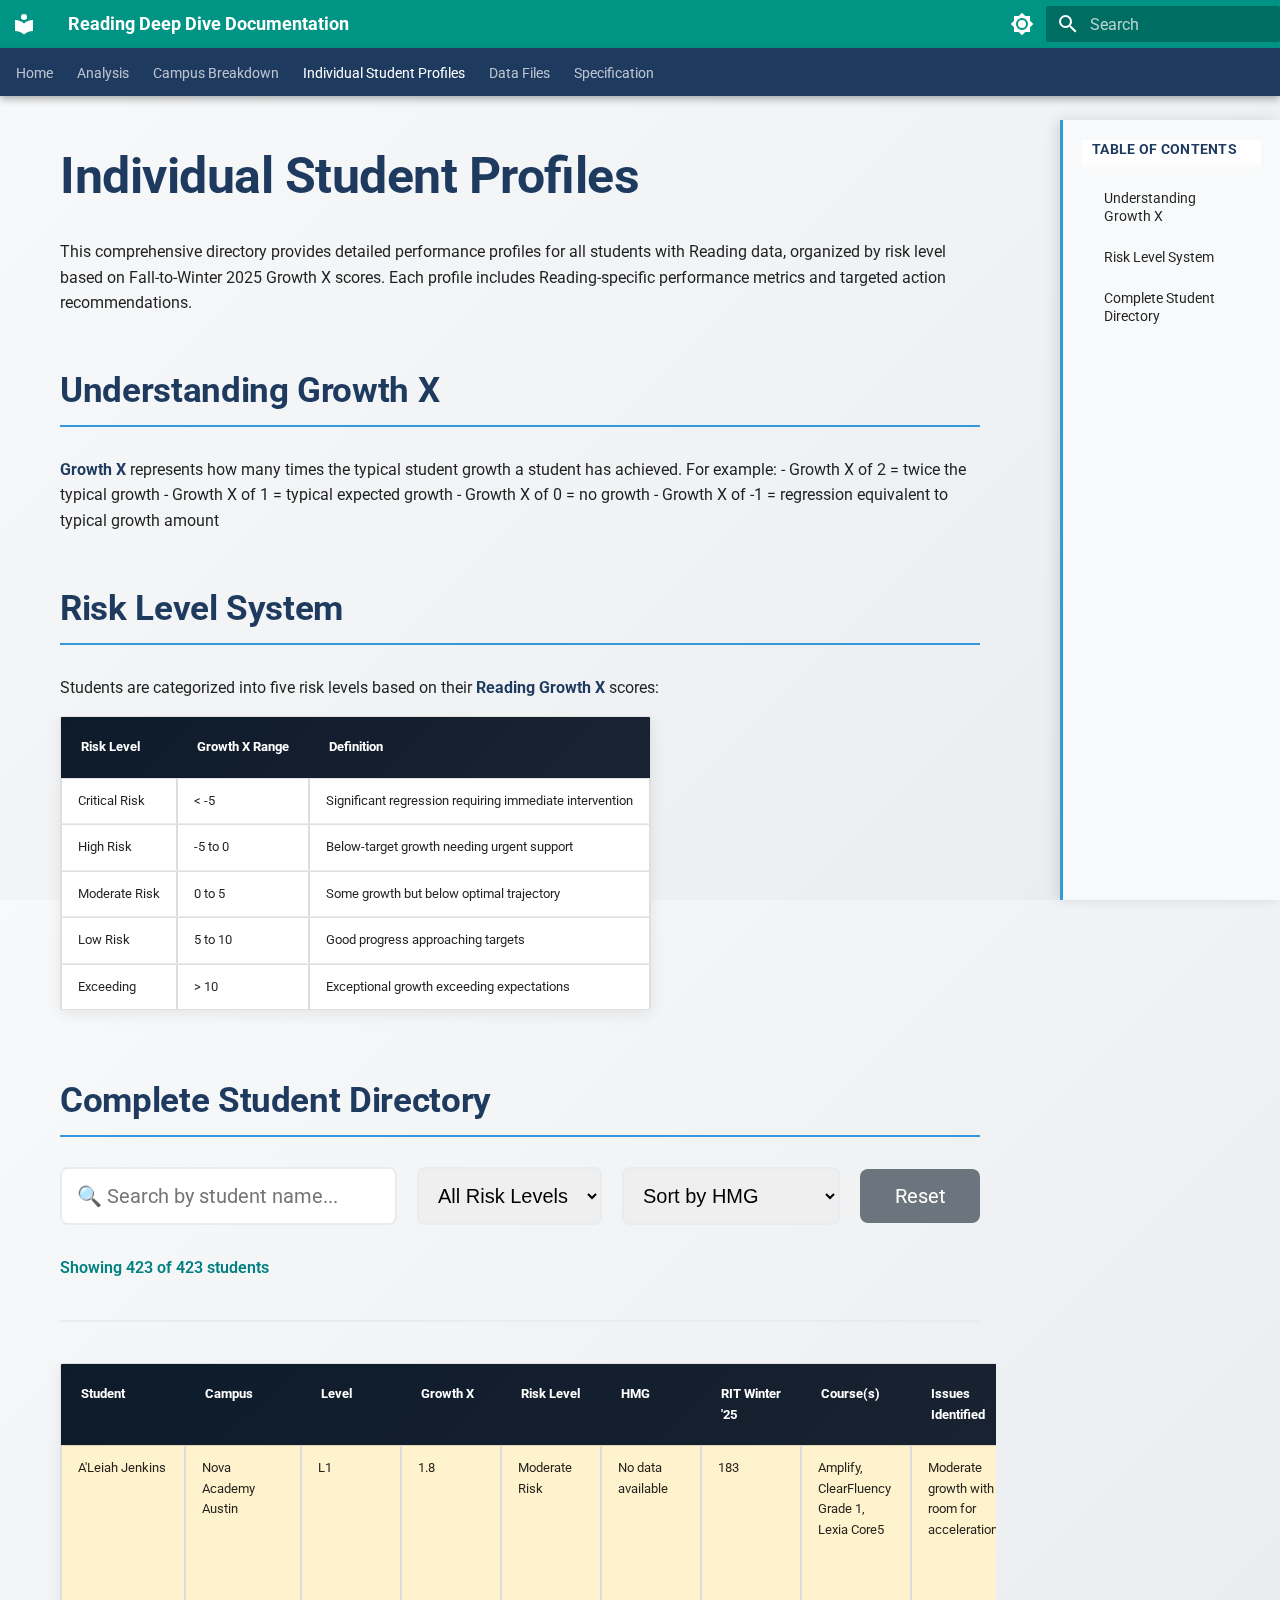
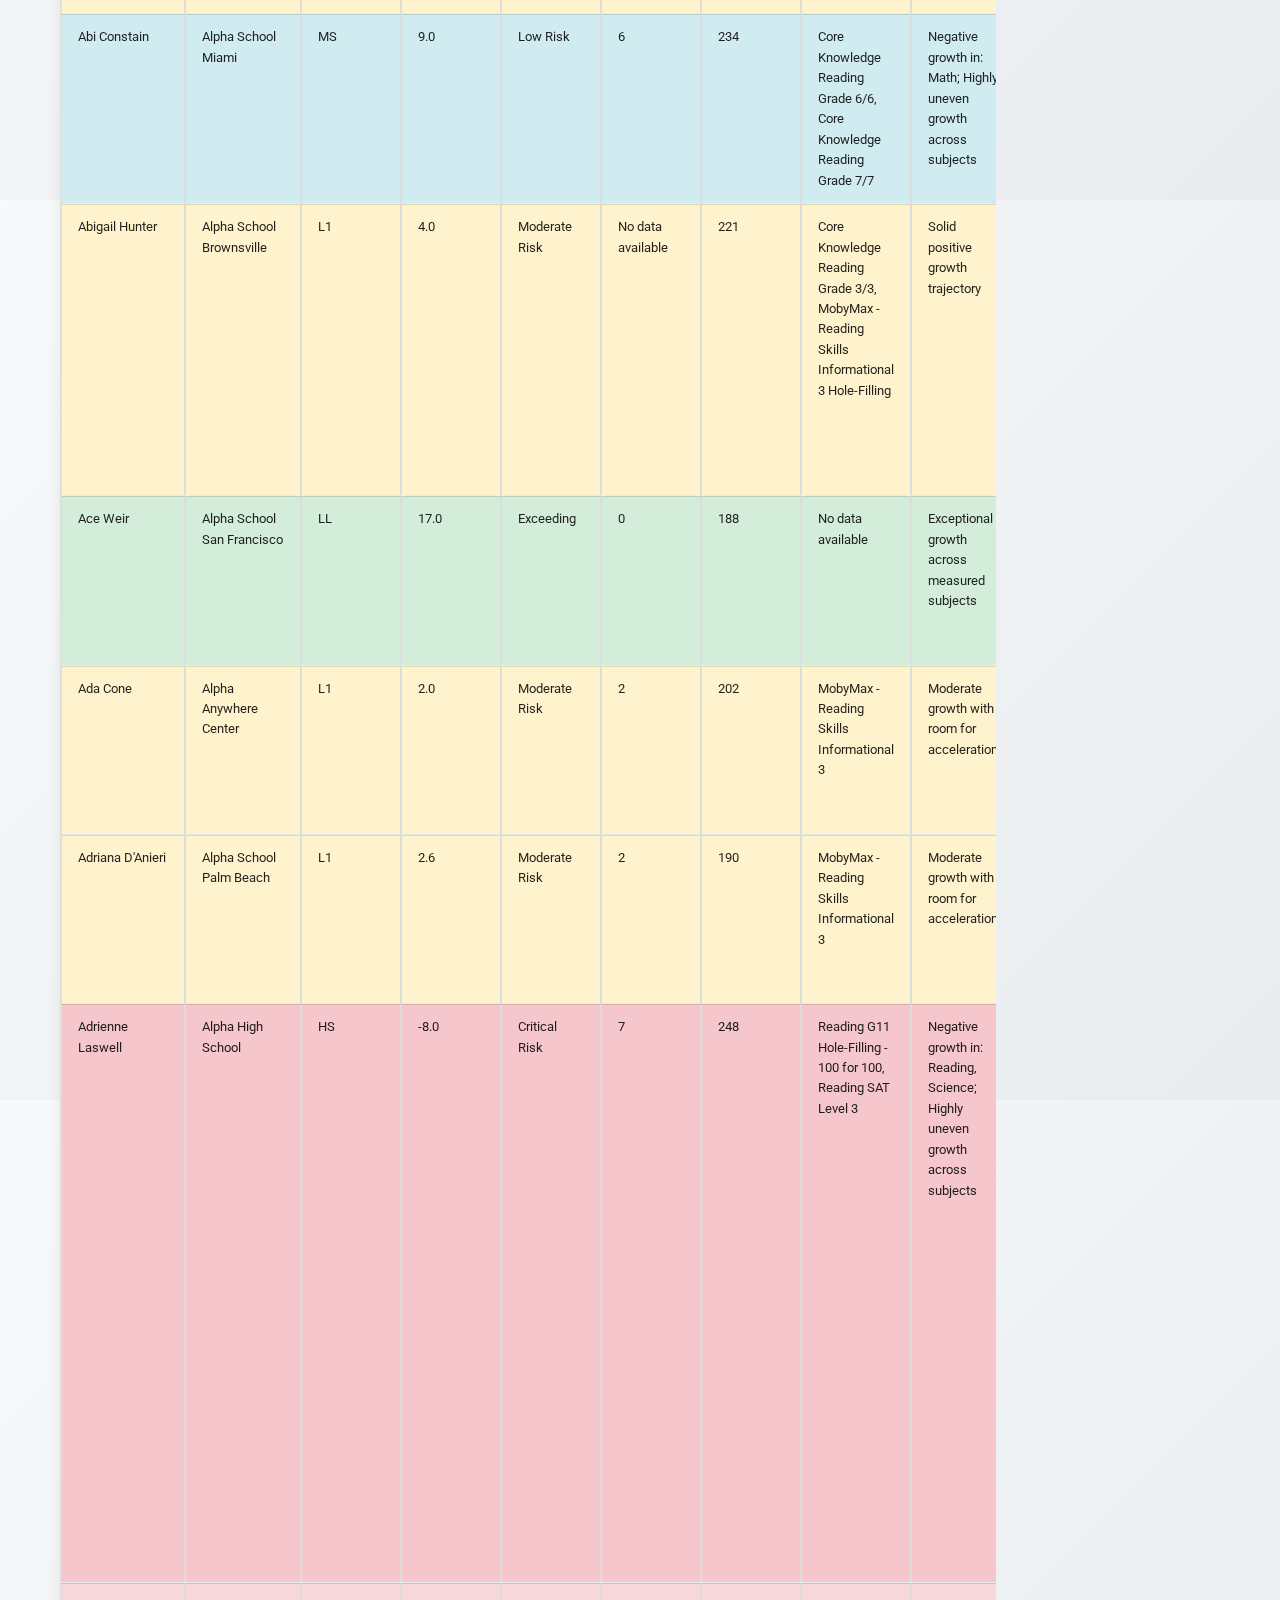
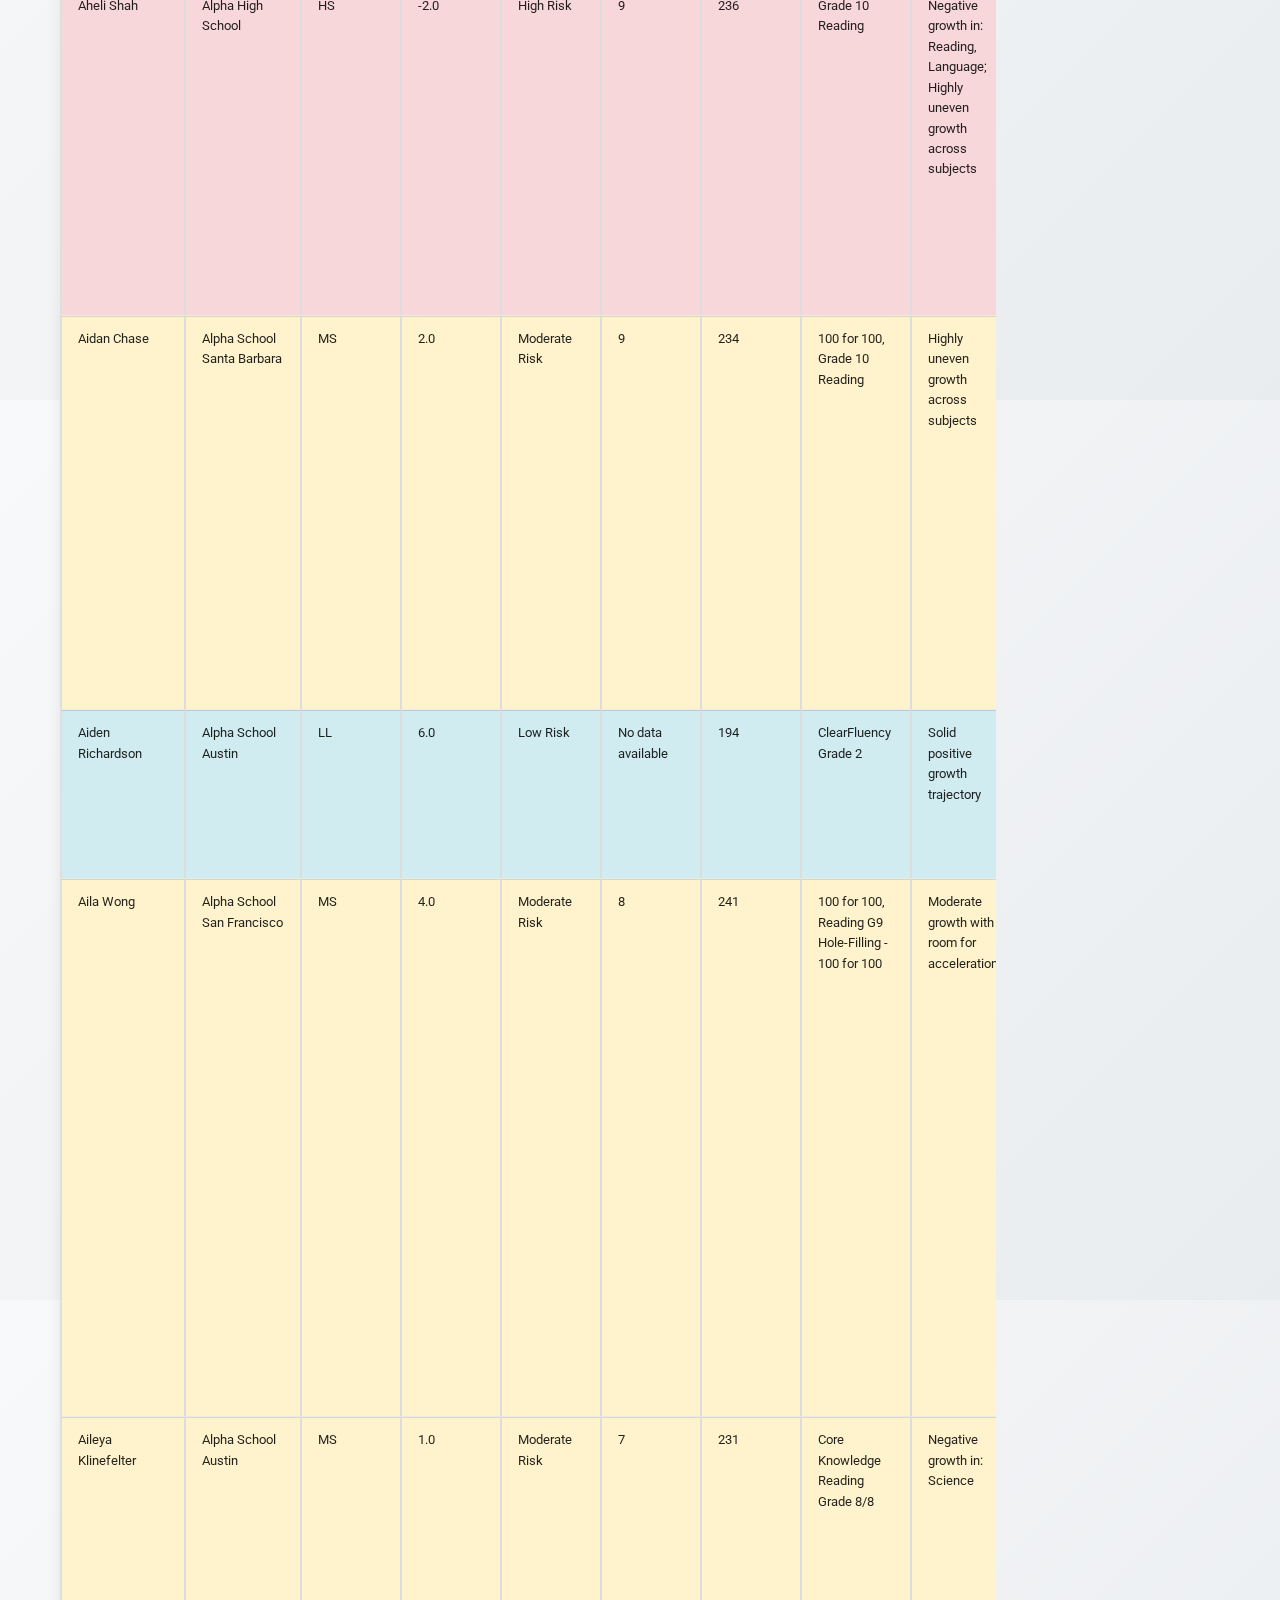
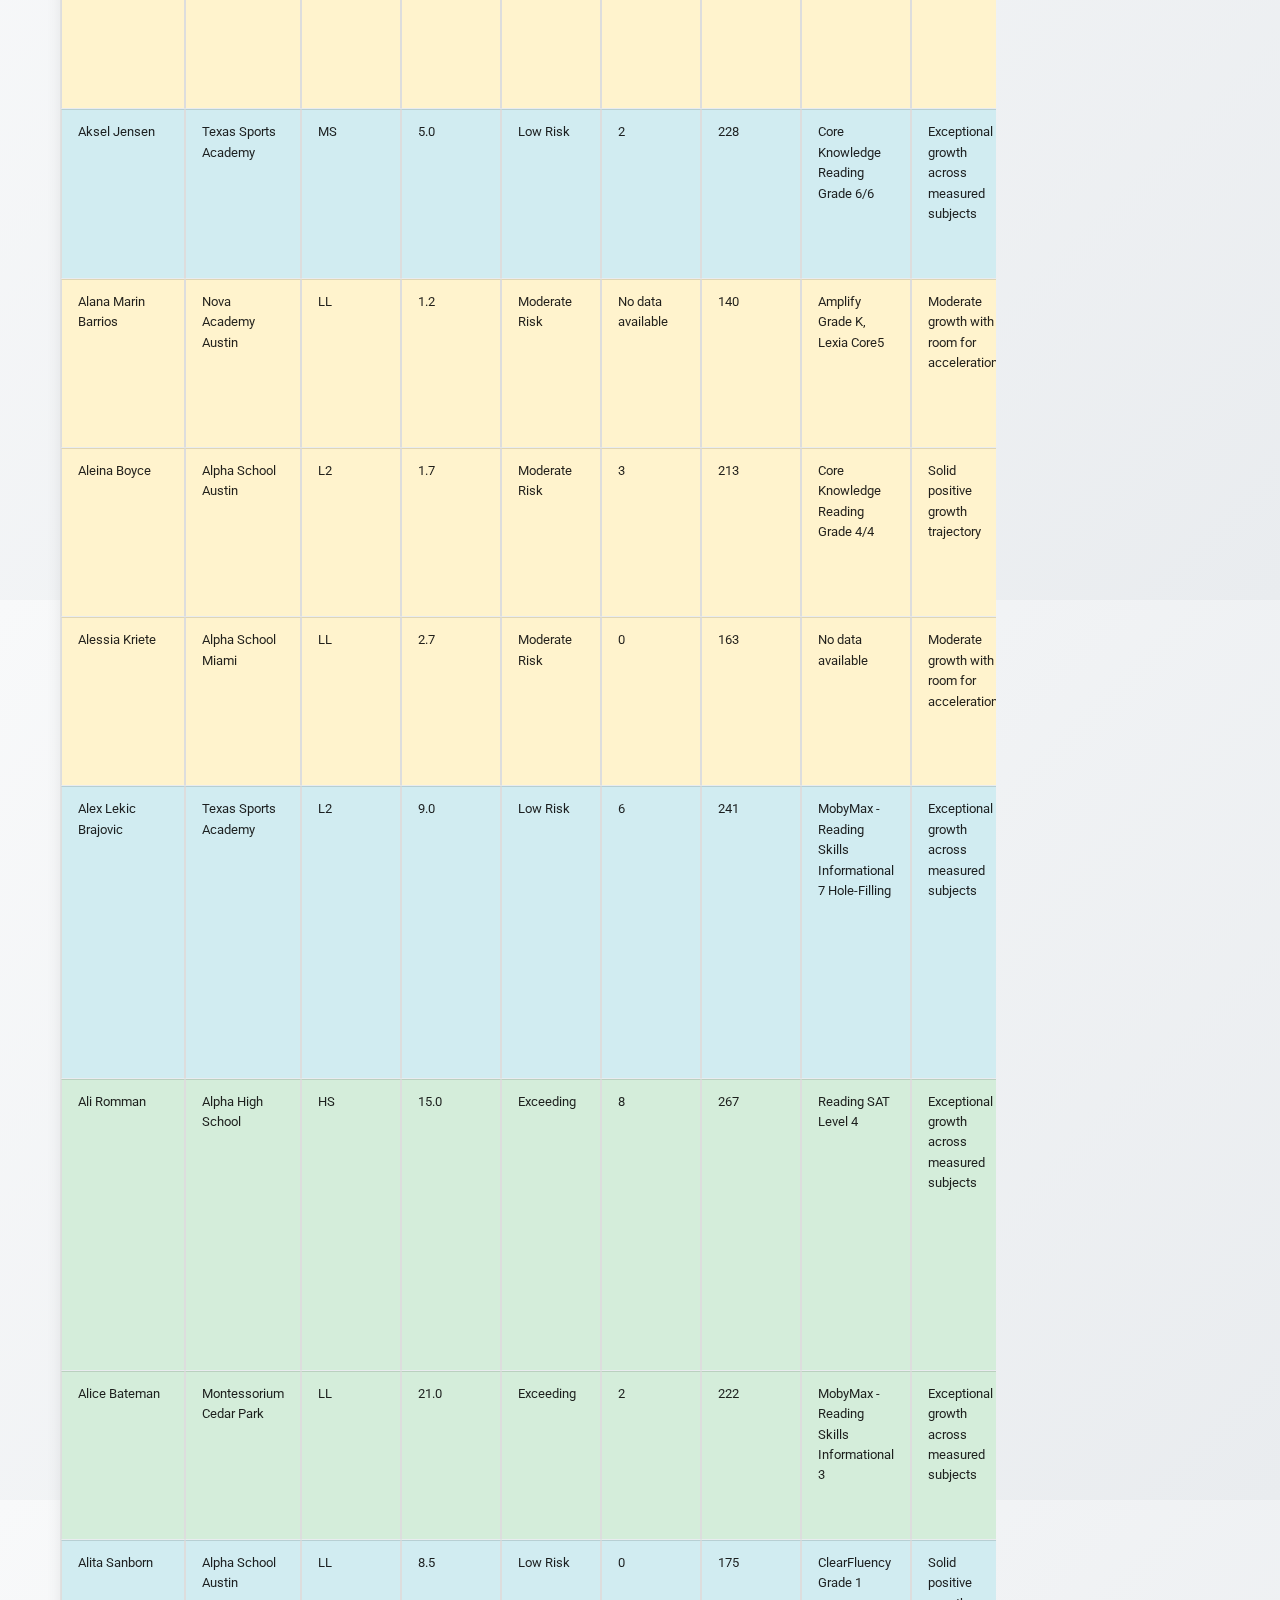
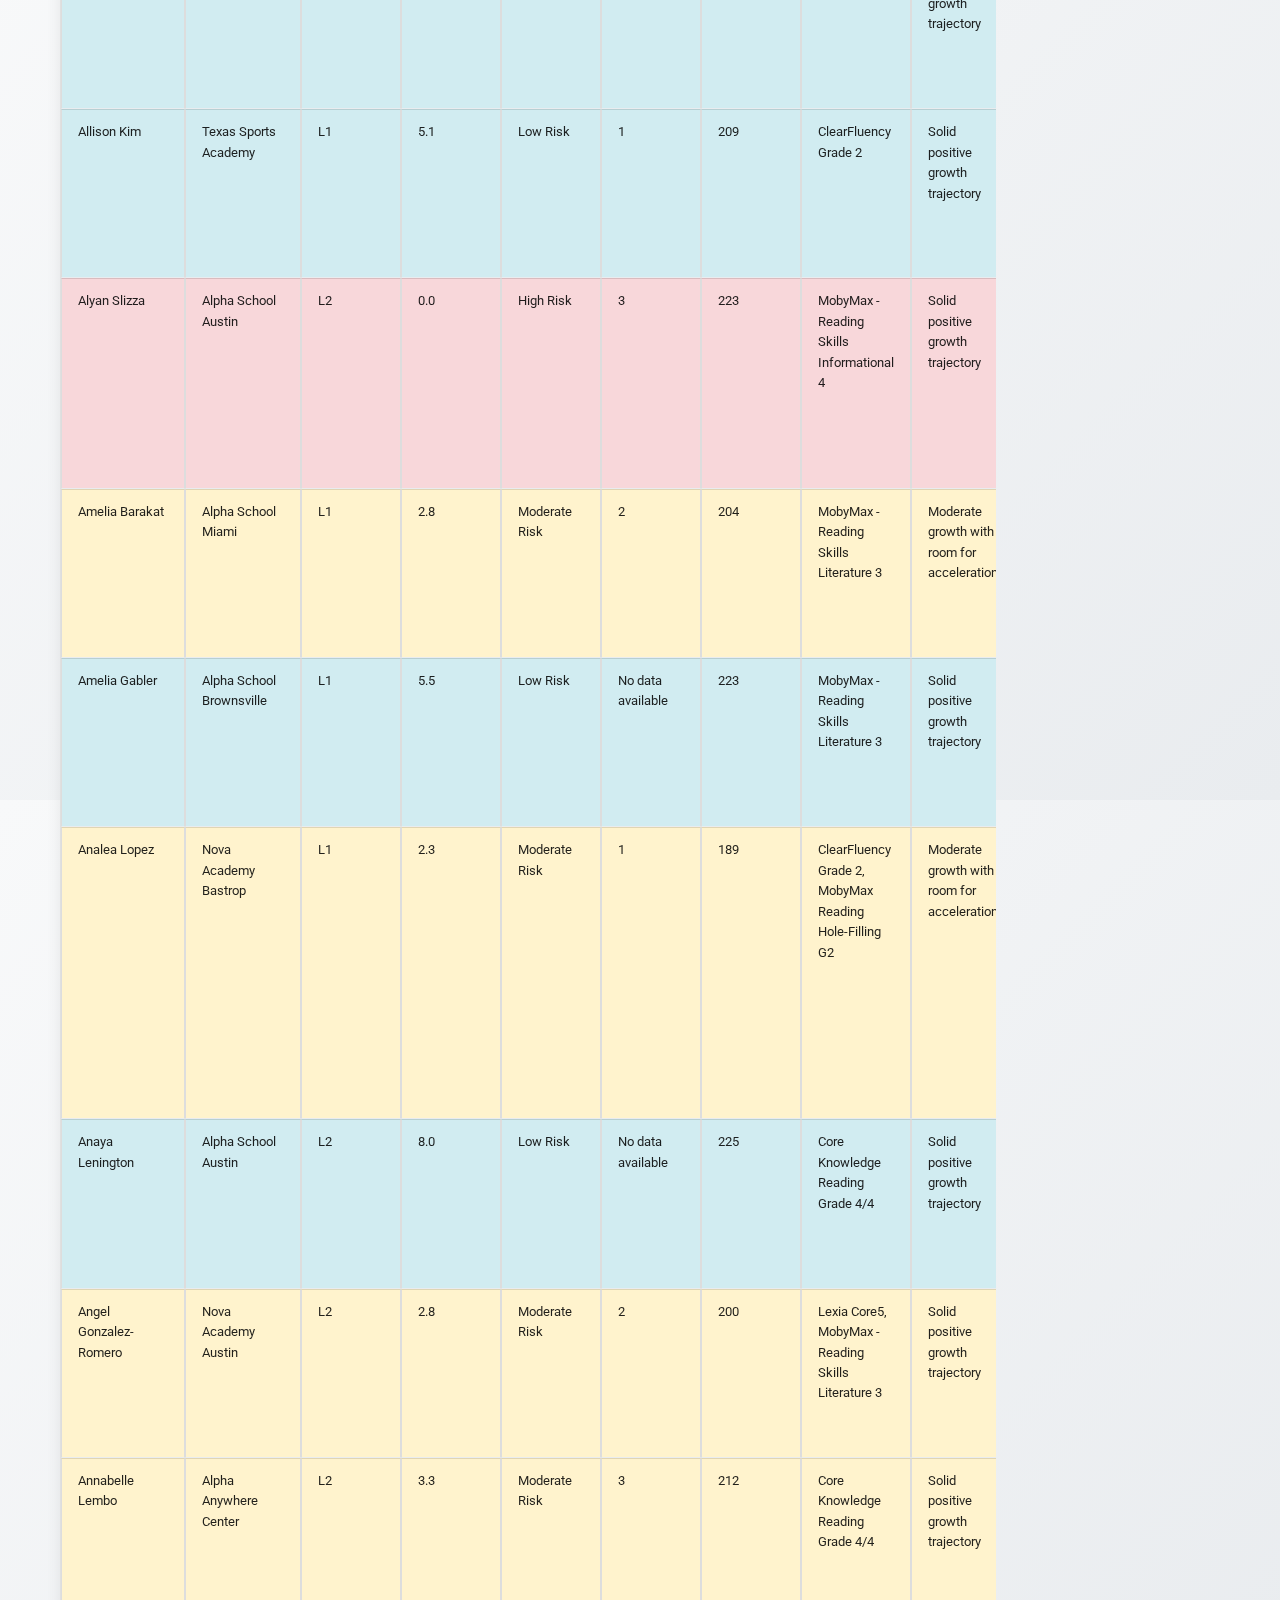
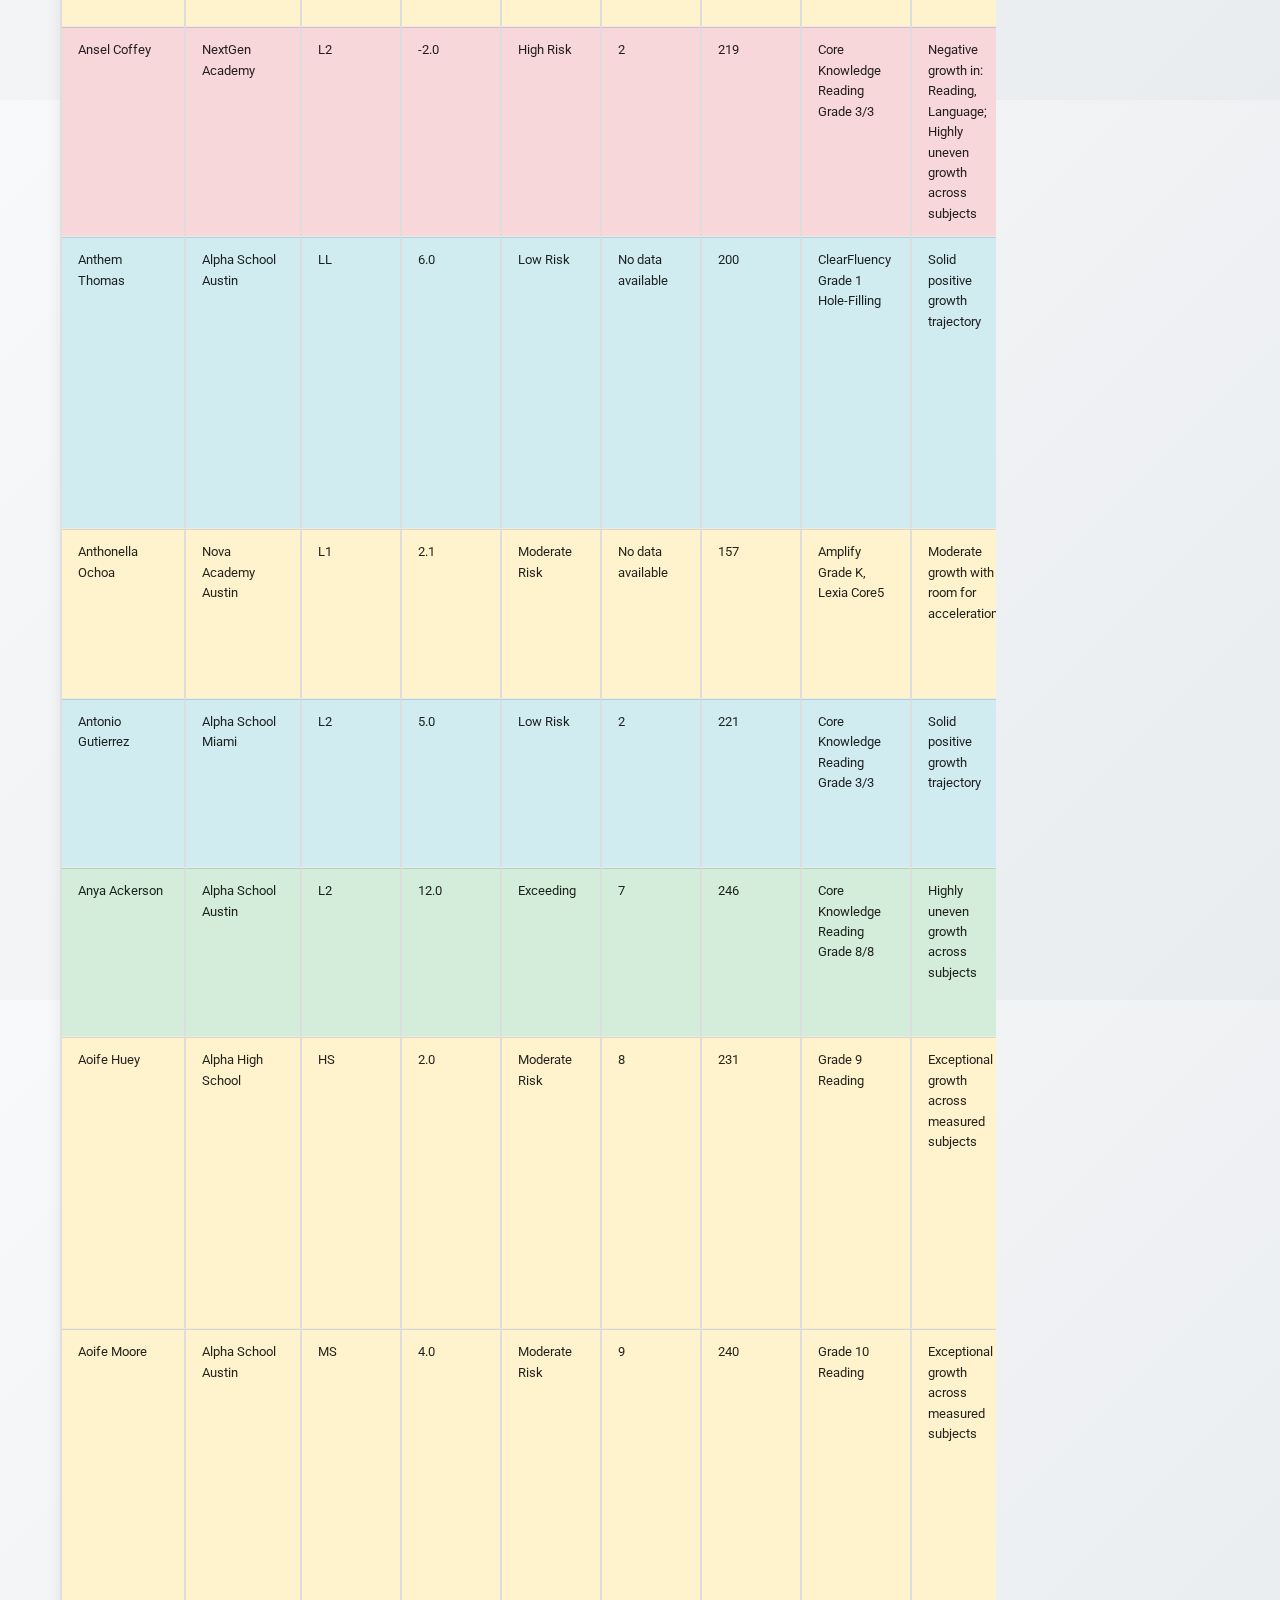
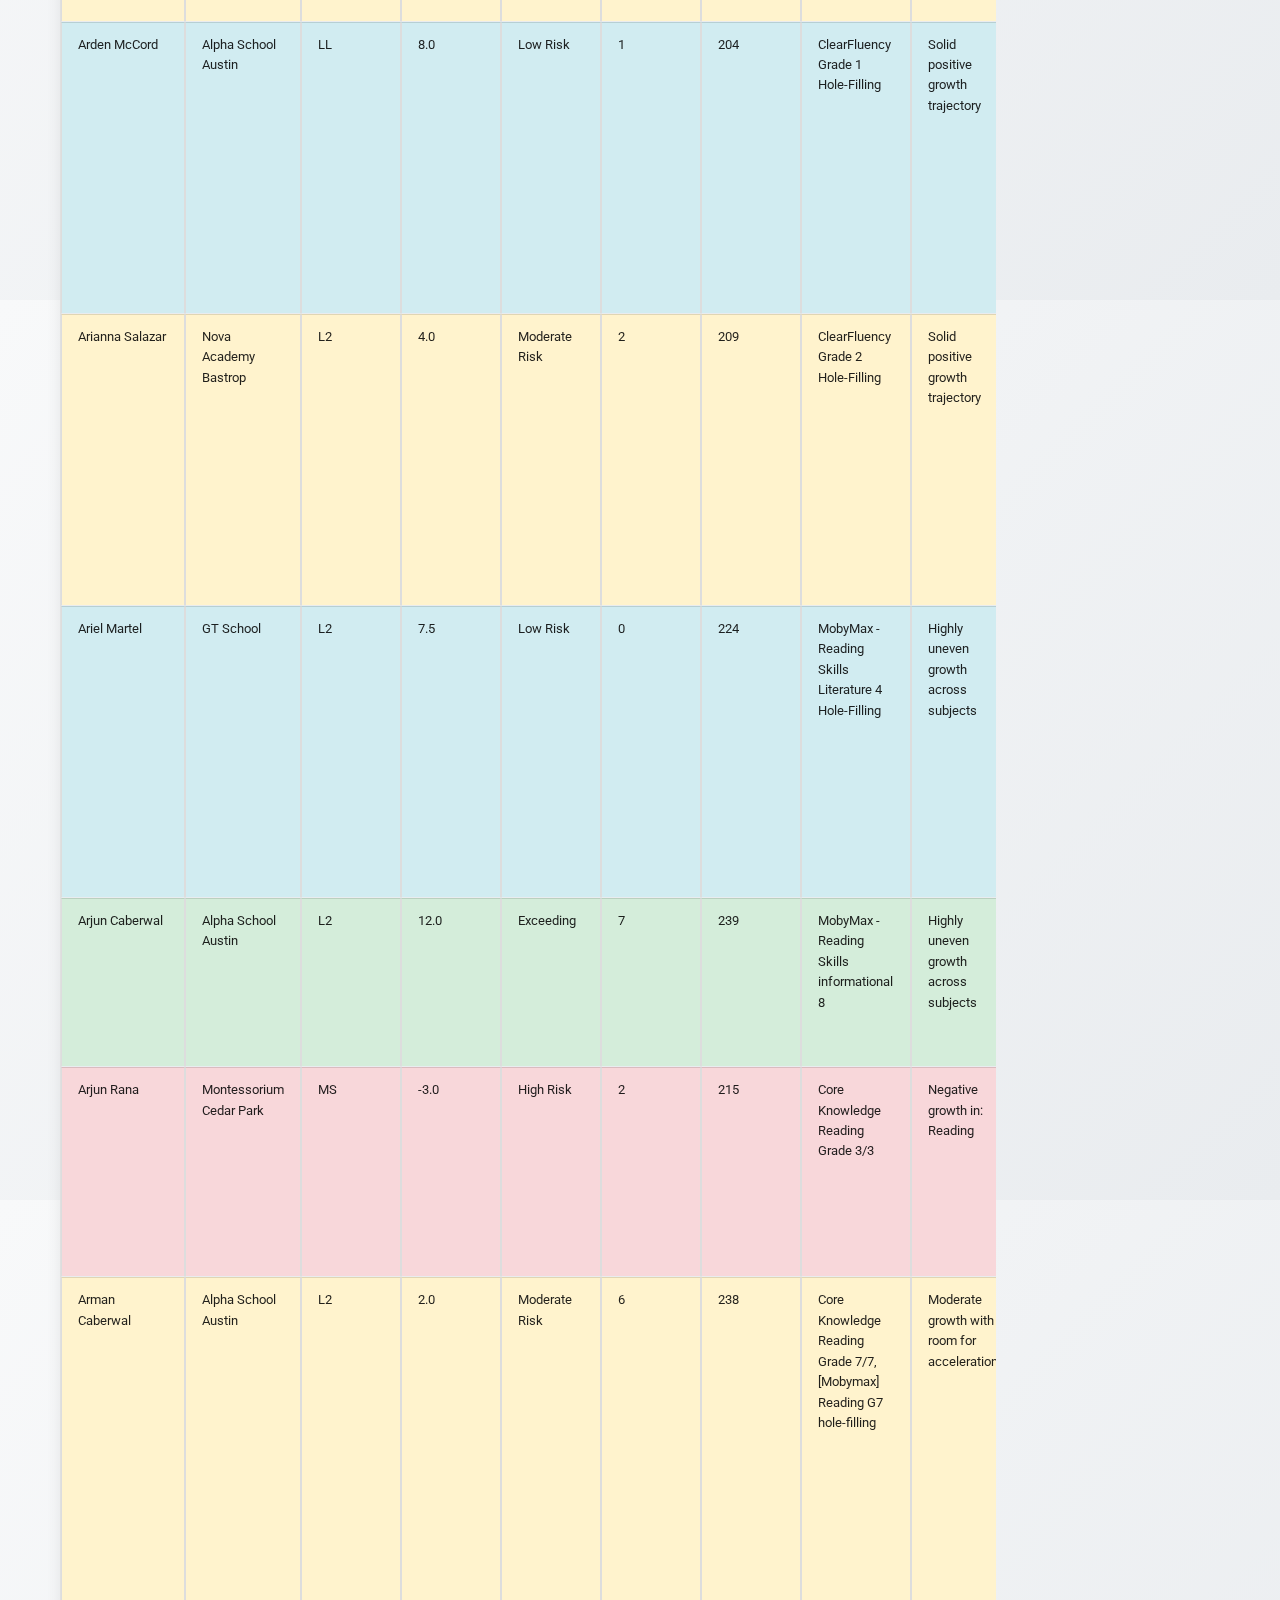
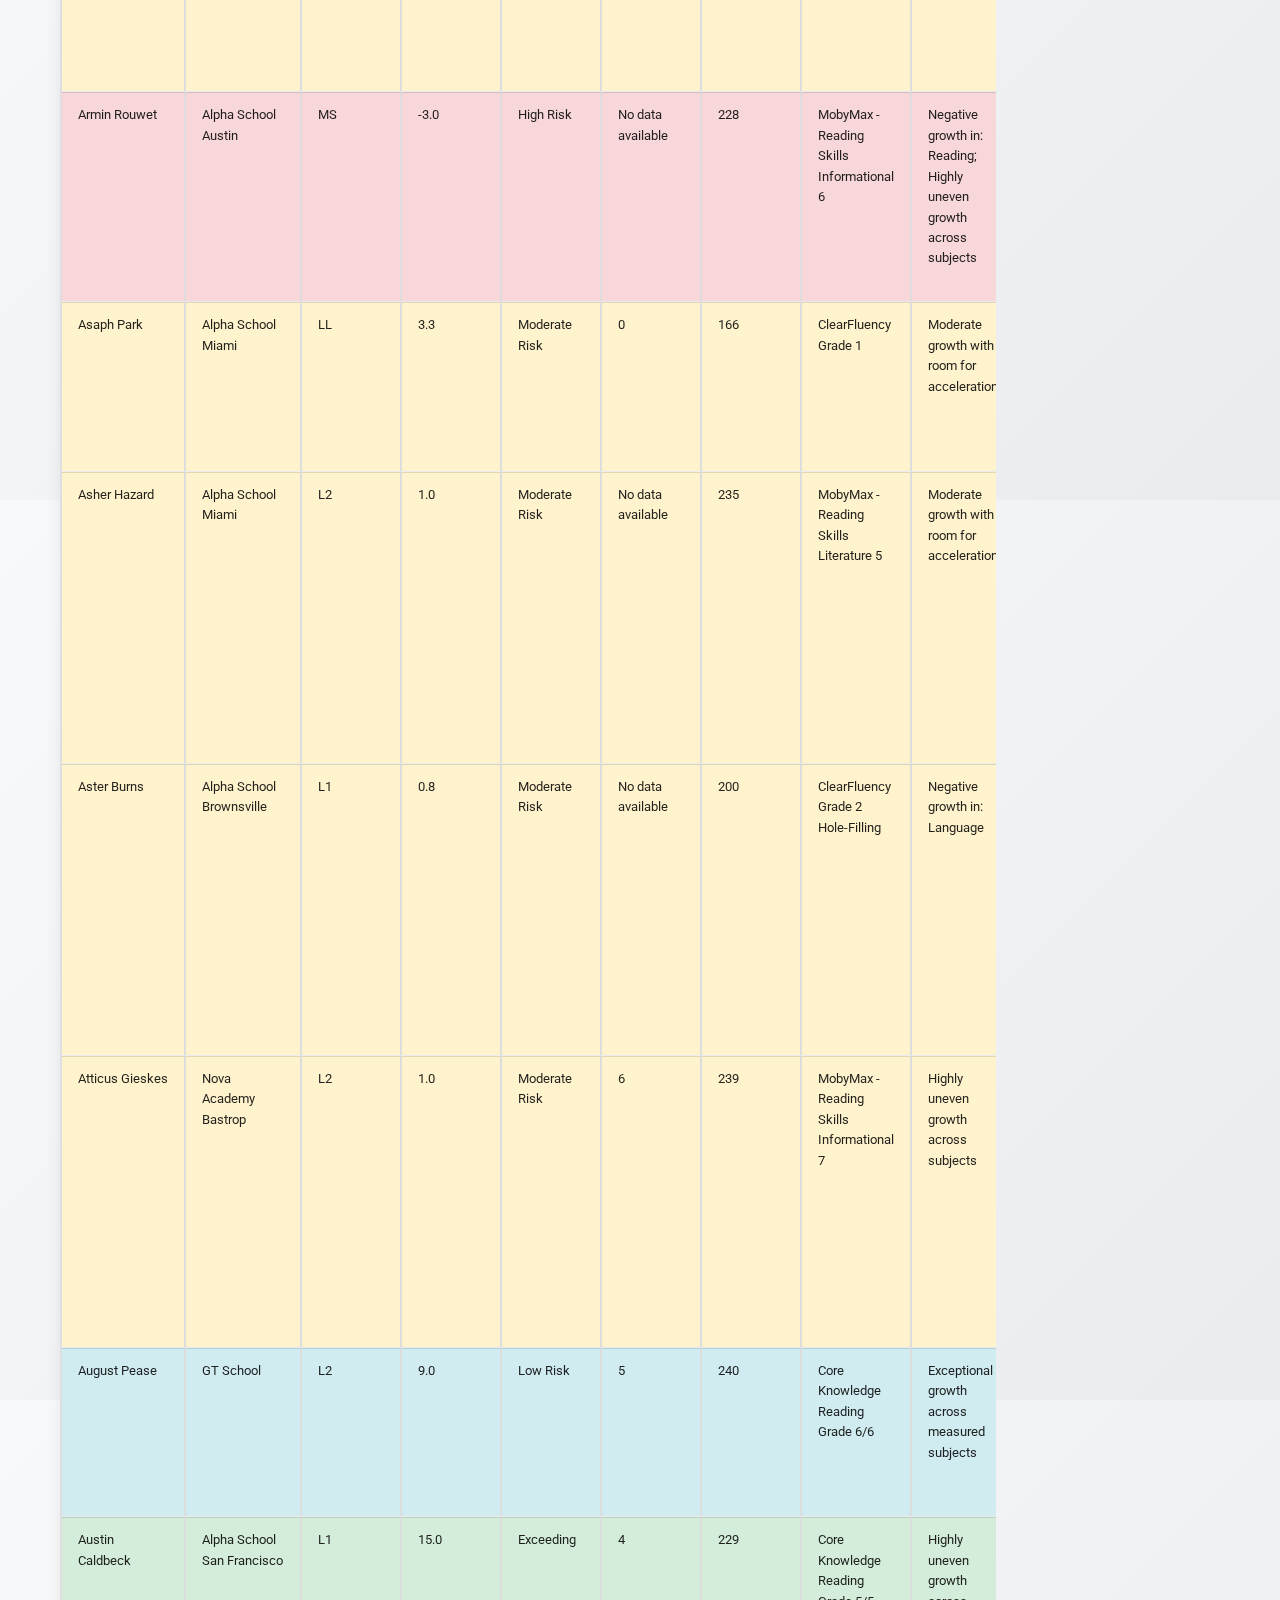
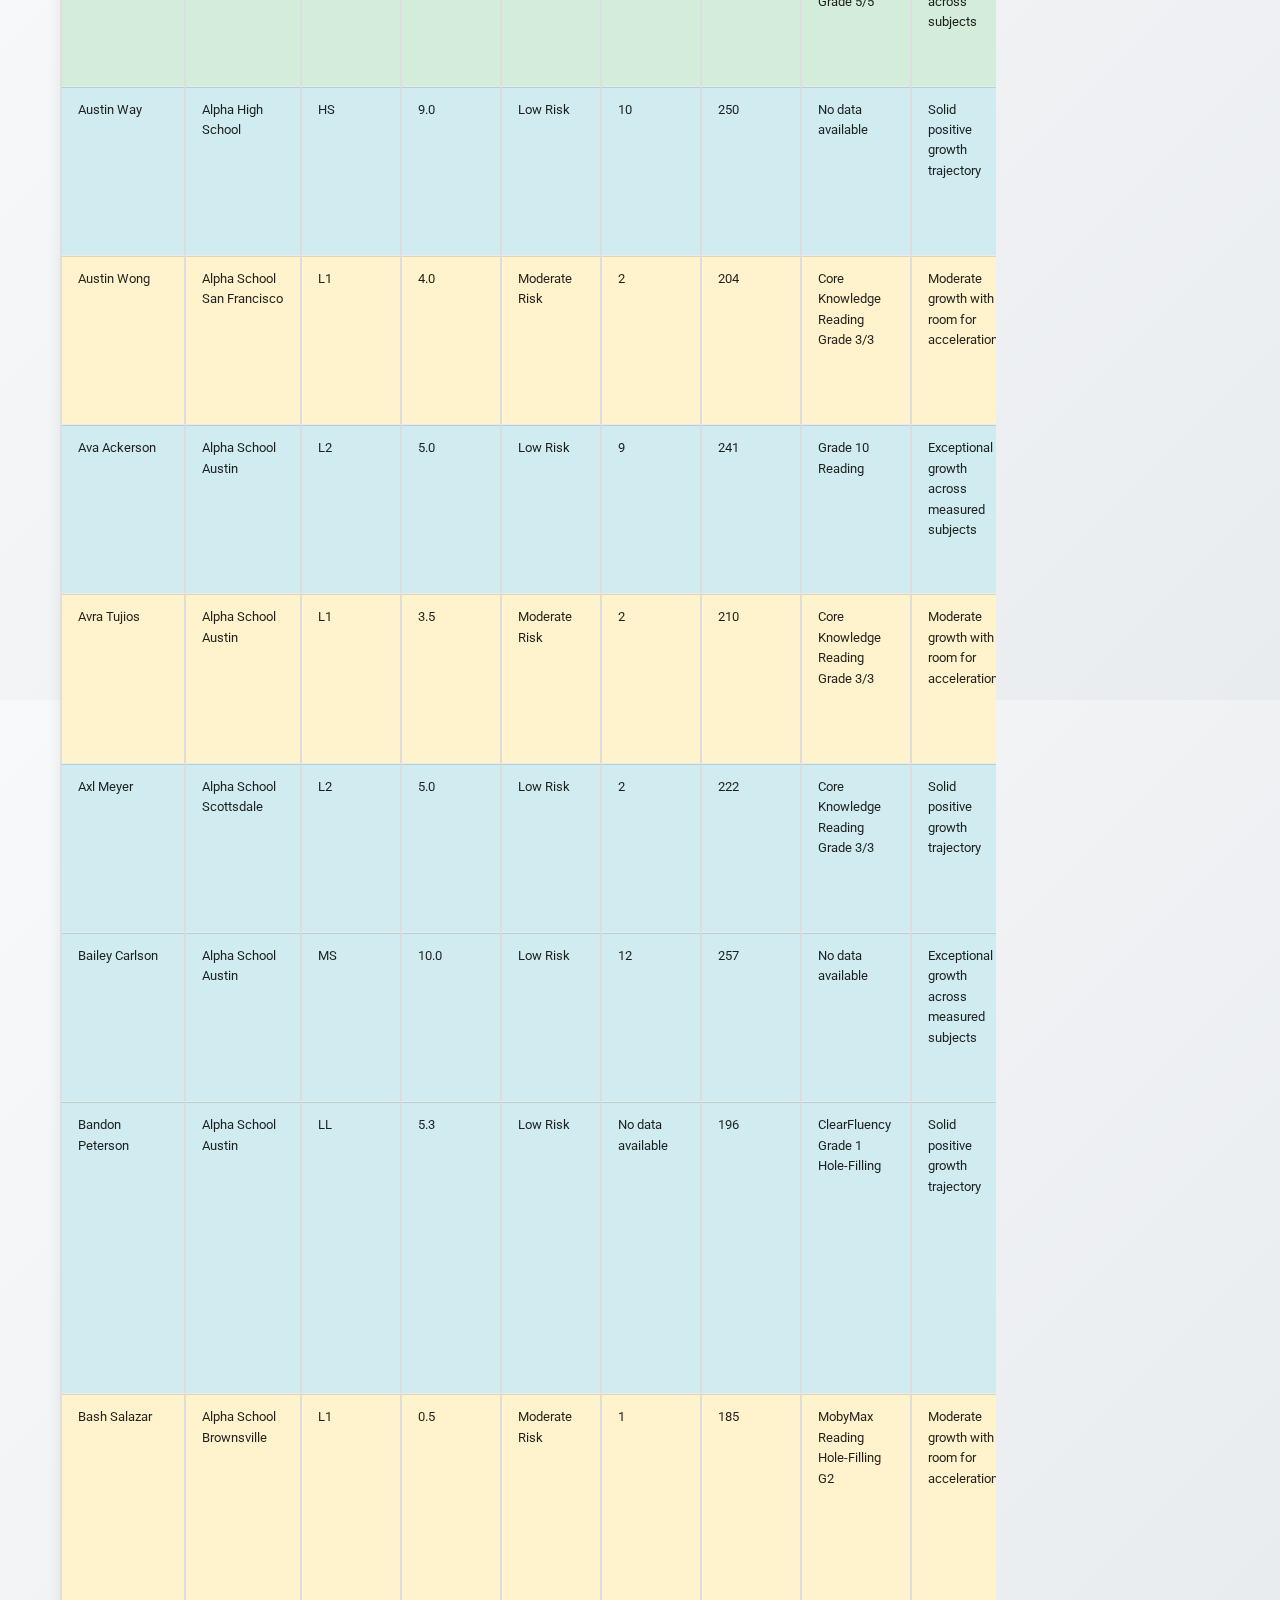
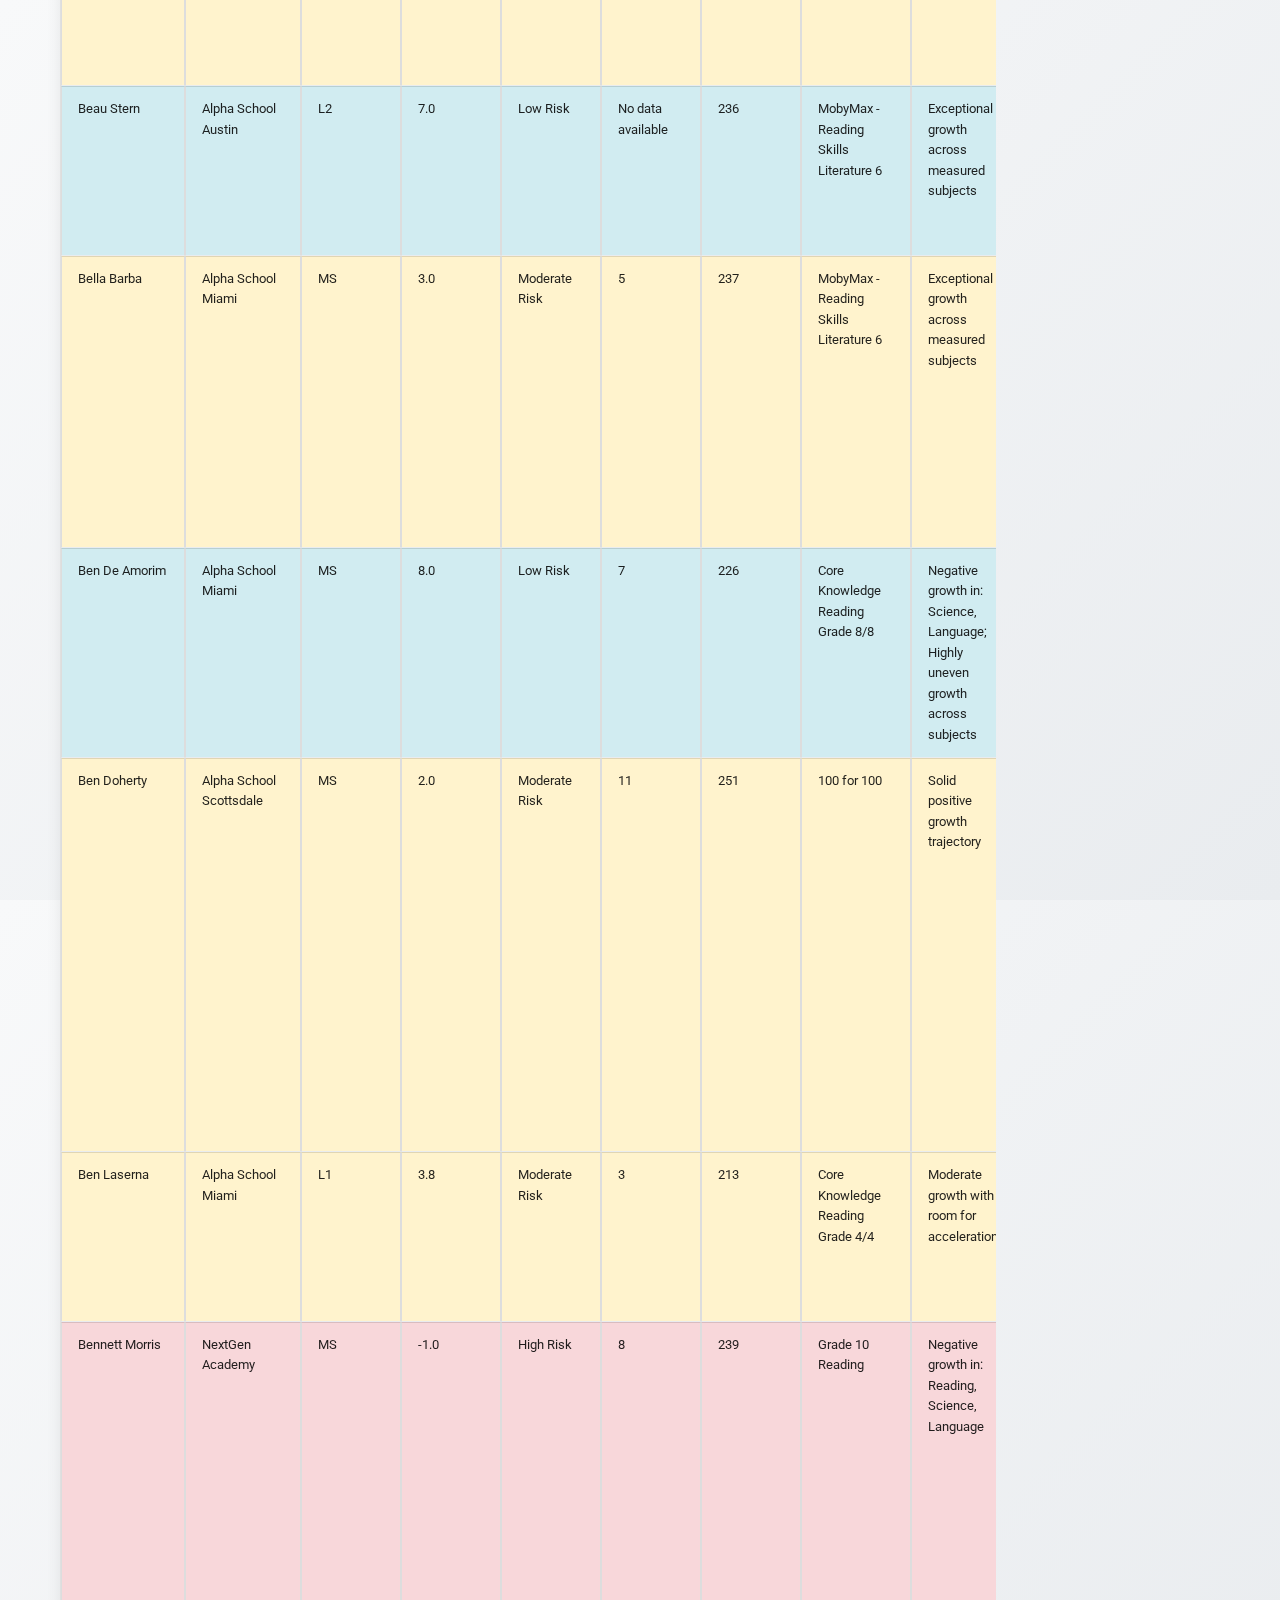
<file: reports/student_profiles/index.html>
<!doctype html>
<html lang="en" class="no-js">
  <head>
    
      <meta charset="utf-8">
      <meta name="viewport" content="width=device-width,initial-scale=1">
      
        <meta name="description" content="Comprehensive reading student analysis and intervention planning">
      
      
        <meta name="author" content="Deep Dive Analysis Team">
      
      
        <link rel="canonical" href="https://alixandria-ali.github.io/reading-deep-dive/reports/student_profiles/">
      
      
        <link rel="prev" href="../campus_breakdown/">
      
      
        <link rel="next" href="../../data/">
      
      
        
      
      
      <link rel="icon" href="../../assets/images/favicon.png">
      <meta name="generator" content="mkdocs-1.6.1, mkdocs-material-9.7.1">
    
    
      
        <title>Individual Student Profiles - Reading Deep Dive Documentation</title>
      
    
    
      <link rel="stylesheet" href="../../assets/stylesheets/main.484c7ddc.min.css">
      
        
        <link rel="stylesheet" href="../../assets/stylesheets/palette.ab4e12ef.min.css">
      
      


    
    
      
    
    
      
        
        
        <link rel="preconnect" href="https://fonts.gstatic.com" crossorigin>
        <link rel="stylesheet" href="https://fonts.googleapis.com/css?family=Roboto:300,300i,400,400i,700,700i%7CRoboto+Mono:400,400i,700,700i&display=fallback">
        <style>:root{--md-text-font:"Roboto";--md-code-font:"Roboto Mono"}</style>
      
    
    
      <link rel="stylesheet" href="../../stylesheets/extra.css">
    
    <script>__md_scope=new URL("../..",location),__md_hash=e=>[...e].reduce(((e,_)=>(e<<5)-e+_.charCodeAt(0)),0),__md_get=(e,_=localStorage,t=__md_scope)=>JSON.parse(_.getItem(t.pathname+"."+e)),__md_set=(e,_,t=localStorage,a=__md_scope)=>{try{t.setItem(a.pathname+"."+e,JSON.stringify(_))}catch(e){}}</script>
    
      

    
    
  </head>
  
  
    
    
      
    
    
    
    
    <body dir="ltr" data-md-color-scheme="default" data-md-color-primary="teal" data-md-color-accent="cyan">
  
    
    <input class="md-toggle" data-md-toggle="drawer" type="checkbox" id="__drawer" autocomplete="off">
    <input class="md-toggle" data-md-toggle="search" type="checkbox" id="__search" autocomplete="off">
    <label class="md-overlay" for="__drawer"></label>
    <div data-md-component="skip">
      
        
        <a href="#individual-student-profiles" class="md-skip">
          Skip to content
        </a>
      
    </div>
    <div data-md-component="announce">
      
    </div>
    
    
      

  

<header class="md-header md-header--shadow md-header--lifted" data-md-component="header">
  <nav class="md-header__inner md-grid" aria-label="Header">
    <a href="../.." title="Reading Deep Dive Documentation" class="md-header__button md-logo" aria-label="Reading Deep Dive Documentation" data-md-component="logo">
      
  
  <svg xmlns="http://www.w3.org/2000/svg" viewBox="0 0 24 24"><path d="M12 8a3 3 0 0 0 3-3 3 3 0 0 0-3-3 3 3 0 0 0-3 3 3 3 0 0 0 3 3m0 3.54C9.64 9.35 6.5 8 3 8v11c3.5 0 6.64 1.35 9 3.54 2.36-2.19 5.5-3.54 9-3.54V8c-3.5 0-6.64 1.35-9 3.54"/></svg>

    </a>
    <label class="md-header__button md-icon" for="__drawer">
      
      <svg xmlns="http://www.w3.org/2000/svg" viewBox="0 0 24 24"><path d="M3 6h18v2H3zm0 5h18v2H3zm0 5h18v2H3z"/></svg>
    </label>
    <div class="md-header__title" data-md-component="header-title">
      <div class="md-header__ellipsis">
        <div class="md-header__topic">
          <span class="md-ellipsis">
            Reading Deep Dive Documentation
          </span>
        </div>
        <div class="md-header__topic" data-md-component="header-topic">
          <span class="md-ellipsis">
            
              Individual Student Profiles
            
          </span>
        </div>
      </div>
    </div>
    
      
        <form class="md-header__option" data-md-component="palette">
  
    
    
    
    <input class="md-option" data-md-color-media="" data-md-color-scheme="default" data-md-color-primary="teal" data-md-color-accent="cyan"  aria-label="Switch to dark mode"  type="radio" name="__palette" id="__palette_0">
    
      <label class="md-header__button md-icon" title="Switch to dark mode" for="__palette_1" hidden>
        <svg xmlns="http://www.w3.org/2000/svg" viewBox="0 0 24 24"><path d="M12 8a4 4 0 0 0-4 4 4 4 0 0 0 4 4 4 4 0 0 0 4-4 4 4 0 0 0-4-4m0 10a6 6 0 0 1-6-6 6 6 0 0 1 6-6 6 6 0 0 1 6 6 6 6 0 0 1-6 6m8-9.31V4h-4.69L12 .69 8.69 4H4v4.69L.69 12 4 15.31V20h4.69L12 23.31 15.31 20H20v-4.69L23.31 12z"/></svg>
      </label>
    
  
    
    
    
    <input class="md-option" data-md-color-media="" data-md-color-scheme="slate" data-md-color-primary="teal" data-md-color-accent="cyan"  aria-label="Switch to light mode"  type="radio" name="__palette" id="__palette_1">
    
      <label class="md-header__button md-icon" title="Switch to light mode" for="__palette_0" hidden>
        <svg xmlns="http://www.w3.org/2000/svg" viewBox="0 0 24 24"><path d="M12 18c-.89 0-1.74-.2-2.5-.55C11.56 16.5 13 14.42 13 12s-1.44-4.5-3.5-5.45C10.26 6.2 11.11 6 12 6a6 6 0 0 1 6 6 6 6 0 0 1-6 6m8-9.31V4h-4.69L12 .69 8.69 4H4v4.69L.69 12 4 15.31V20h4.69L12 23.31 15.31 20H20v-4.69L23.31 12z"/></svg>
      </label>
    
  
</form>
      
    
    
      <script>var palette=__md_get("__palette");if(palette&&palette.color){if("(prefers-color-scheme)"===palette.color.media){var media=matchMedia("(prefers-color-scheme: light)"),input=document.querySelector(media.matches?"[data-md-color-media='(prefers-color-scheme: light)']":"[data-md-color-media='(prefers-color-scheme: dark)']");palette.color.media=input.getAttribute("data-md-color-media"),palette.color.scheme=input.getAttribute("data-md-color-scheme"),palette.color.primary=input.getAttribute("data-md-color-primary"),palette.color.accent=input.getAttribute("data-md-color-accent")}for(var[key,value]of Object.entries(palette.color))document.body.setAttribute("data-md-color-"+key,value)}</script>
    
    
    
      
      
        <label class="md-header__button md-icon" for="__search">
          
          <svg xmlns="http://www.w3.org/2000/svg" viewBox="0 0 24 24"><path d="M9.5 3A6.5 6.5 0 0 1 16 9.5c0 1.61-.59 3.09-1.56 4.23l.27.27h.79l5 5-1.5 1.5-5-5v-.79l-.27-.27A6.52 6.52 0 0 1 9.5 16 6.5 6.5 0 0 1 3 9.5 6.5 6.5 0 0 1 9.5 3m0 2C7 5 5 7 5 9.5S7 14 9.5 14 14 12 14 9.5 12 5 9.5 5"/></svg>
        </label>
        <div class="md-search" data-md-component="search" role="dialog">
  <label class="md-search__overlay" for="__search"></label>
  <div class="md-search__inner" role="search">
    <form class="md-search__form" name="search">
      <input type="text" class="md-search__input" name="query" aria-label="Search" placeholder="Search" autocapitalize="off" autocorrect="off" autocomplete="off" spellcheck="false" data-md-component="search-query" required>
      <label class="md-search__icon md-icon" for="__search">
        
        <svg xmlns="http://www.w3.org/2000/svg" viewBox="0 0 24 24"><path d="M9.5 3A6.5 6.5 0 0 1 16 9.5c0 1.61-.59 3.09-1.56 4.23l.27.27h.79l5 5-1.5 1.5-5-5v-.79l-.27-.27A6.52 6.52 0 0 1 9.5 16 6.5 6.5 0 0 1 3 9.5 6.5 6.5 0 0 1 9.5 3m0 2C7 5 5 7 5 9.5S7 14 9.5 14 14 12 14 9.5 12 5 9.5 5"/></svg>
        
        <svg xmlns="http://www.w3.org/2000/svg" viewBox="0 0 24 24"><path d="M20 11v2H8l5.5 5.5-1.42 1.42L4.16 12l7.92-7.92L13.5 5.5 8 11z"/></svg>
      </label>
      <nav class="md-search__options" aria-label="Search">
        
        <button type="reset" class="md-search__icon md-icon" title="Clear" aria-label="Clear" tabindex="-1">
          
          <svg xmlns="http://www.w3.org/2000/svg" viewBox="0 0 24 24"><path d="M19 6.41 17.59 5 12 10.59 6.41 5 5 6.41 10.59 12 5 17.59 6.41 19 12 13.41 17.59 19 19 17.59 13.41 12z"/></svg>
        </button>
      </nav>
      
        <div class="md-search__suggest" data-md-component="search-suggest"></div>
      
    </form>
    <div class="md-search__output">
      <div class="md-search__scrollwrap" tabindex="0" data-md-scrollfix>
        <div class="md-search-result" data-md-component="search-result">
          <div class="md-search-result__meta">
            Initializing search
          </div>
          <ol class="md-search-result__list" role="presentation"></ol>
        </div>
      </div>
    </div>
  </div>
</div>
      
    
    
  </nav>
  
    
      
<nav class="md-tabs" aria-label="Tabs" data-md-component="tabs">
  <div class="md-grid">
    <ul class="md-tabs__list">
      
        
  
  
  
  
    <li class="md-tabs__item">
      <a href="../.." class="md-tabs__link">
        
  
  
    
  
  Home

      </a>
    </li>
  

      
        
  
  
  
  
    <li class="md-tabs__item">
      <a href="../reading_analysis/" class="md-tabs__link">
        
  
  
    
  
  Analysis

      </a>
    </li>
  

      
        
  
  
  
  
    <li class="md-tabs__item">
      <a href="../campus_breakdown/" class="md-tabs__link">
        
  
  
    
  
  Campus Breakdown

      </a>
    </li>
  

      
        
  
  
  
    
  
  
    <li class="md-tabs__item md-tabs__item--active">
      <a href="./" class="md-tabs__link">
        
  
  
    
  
  Individual Student Profiles

      </a>
    </li>
  

      
        
  
  
  
  
    <li class="md-tabs__item">
      <a href="../../data/" class="md-tabs__link">
        
  
  
    
  
  Data Files

      </a>
    </li>
  

      
        
  
  
  
  
    <li class="md-tabs__item">
      <a href="../../data/deep_dive_spec/" class="md-tabs__link">
        
  
  
    
  
  Specification

      </a>
    </li>
  

      
    </ul>
  </div>
</nav>
    
  
</header>
    
    <div class="md-container" data-md-component="container">
      
      
        
      
      <main class="md-main" data-md-component="main">
        <div class="md-main__inner md-grid">
          
            
              
              <div class="md-sidebar md-sidebar--primary" data-md-component="sidebar" data-md-type="navigation" >
                <div class="md-sidebar__scrollwrap">
                  <div class="md-sidebar__inner">
                    


  


<nav class="md-nav md-nav--primary md-nav--lifted" aria-label="Navigation" data-md-level="0">
  <label class="md-nav__title" for="__drawer">
    <a href="../.." title="Reading Deep Dive Documentation" class="md-nav__button md-logo" aria-label="Reading Deep Dive Documentation" data-md-component="logo">
      
  
  <svg xmlns="http://www.w3.org/2000/svg" viewBox="0 0 24 24"><path d="M12 8a3 3 0 0 0 3-3 3 3 0 0 0-3-3 3 3 0 0 0-3 3 3 3 0 0 0 3 3m0 3.54C9.64 9.35 6.5 8 3 8v11c3.5 0 6.64 1.35 9 3.54 2.36-2.19 5.5-3.54 9-3.54V8c-3.5 0-6.64 1.35-9 3.54"/></svg>

    </a>
    Reading Deep Dive Documentation
  </label>
  
  <ul class="md-nav__list" data-md-scrollfix>
    
      
      
  
  
  
  
    <li class="md-nav__item">
      <a href="../.." class="md-nav__link">
        
  
  
  <span class="md-ellipsis">
    
  
    Home
  

    
  </span>
  
  

      </a>
    </li>
  

    
      
      
  
  
  
  
    <li class="md-nav__item">
      <a href="../reading_analysis/" class="md-nav__link">
        
  
  
  <span class="md-ellipsis">
    
  
    Analysis
  

    
  </span>
  
  

      </a>
    </li>
  

    
      
      
  
  
  
  
    <li class="md-nav__item">
      <a href="../campus_breakdown/" class="md-nav__link">
        
  
  
  <span class="md-ellipsis">
    
  
    Campus Breakdown
  

    
  </span>
  
  

      </a>
    </li>
  

    
      
      
  
  
    
  
  
  
    <li class="md-nav__item md-nav__item--active">
      
      <input class="md-nav__toggle md-toggle" type="checkbox" id="__toc">
      
      
        
      
      
        <label class="md-nav__link md-nav__link--active" for="__toc">
          
  
  
  <span class="md-ellipsis">
    
  
    Individual Student Profiles
  

    
  </span>
  
  

          <span class="md-nav__icon md-icon"></span>
        </label>
      
      <a href="./" class="md-nav__link md-nav__link--active">
        
  
  
  <span class="md-ellipsis">
    
  
    Individual Student Profiles
  

    
  </span>
  
  

      </a>
      
        

<nav class="md-nav md-nav--secondary" aria-label="Table of contents">
  
  
  
    
  
  
    <label class="md-nav__title" for="__toc">
      <span class="md-nav__icon md-icon"></span>
      Table of contents
    </label>
    <ul class="md-nav__list" data-md-component="toc" data-md-scrollfix>
      
        <li class="md-nav__item">
  <a href="#understanding-growth-x" class="md-nav__link">
    <span class="md-ellipsis">
      
        Understanding Growth X
      
    </span>
  </a>
  
</li>
      
        <li class="md-nav__item">
  <a href="#risk-level-system" class="md-nav__link">
    <span class="md-ellipsis">
      
        Risk Level System
      
    </span>
  </a>
  
</li>
      
        <li class="md-nav__item">
  <a href="#complete-student-directory" class="md-nav__link">
    <span class="md-ellipsis">
      
        Complete Student Directory
      
    </span>
  </a>
  
</li>
      
    </ul>
  
</nav>
      
    </li>
  

    
      
      
  
  
  
  
    <li class="md-nav__item">
      <a href="../../data/" class="md-nav__link">
        
  
  
  <span class="md-ellipsis">
    
  
    Data Files
  

    
  </span>
  
  

      </a>
    </li>
  

    
      
      
  
  
  
  
    <li class="md-nav__item">
      <a href="../../data/deep_dive_spec/" class="md-nav__link">
        
  
  
  <span class="md-ellipsis">
    
  
    Specification
  

    
  </span>
  
  

      </a>
    </li>
  

    
  </ul>
</nav>
                  </div>
                </div>
              </div>
            
            
              
              <div class="md-sidebar md-sidebar--secondary" data-md-component="sidebar" data-md-type="toc" >
                <div class="md-sidebar__scrollwrap">
                  <div class="md-sidebar__inner">
                    

<nav class="md-nav md-nav--secondary" aria-label="Table of contents">
  
  
  
    
  
  
    <label class="md-nav__title" for="__toc">
      <span class="md-nav__icon md-icon"></span>
      Table of contents
    </label>
    <ul class="md-nav__list" data-md-component="toc" data-md-scrollfix>
      
        <li class="md-nav__item">
  <a href="#understanding-growth-x" class="md-nav__link">
    <span class="md-ellipsis">
      
        Understanding Growth X
      
    </span>
  </a>
  
</li>
      
        <li class="md-nav__item">
  <a href="#risk-level-system" class="md-nav__link">
    <span class="md-ellipsis">
      
        Risk Level System
      
    </span>
  </a>
  
</li>
      
        <li class="md-nav__item">
  <a href="#complete-student-directory" class="md-nav__link">
    <span class="md-ellipsis">
      
        Complete Student Directory
      
    </span>
  </a>
  
</li>
      
    </ul>
  
</nav>
                  </div>
                </div>
              </div>
            
          
          
            <div class="md-content" data-md-component="content">
              
              <article class="md-content__inner md-typeset">
                
                  



<h1 id="individual-student-profiles">Individual Student Profiles</h1>
<p>This comprehensive directory provides detailed performance profiles for all students with Reading data, organized by risk level based on Fall-to-Winter 2025 Growth X scores. Each profile includes Reading-specific performance metrics and targeted action recommendations.</p>
<h2 id="understanding-growth-x">Understanding Growth X</h2>
<p><strong>Growth X</strong> represents how many times the typical student growth a student has achieved. For example:
- Growth X of 2 = twice the typical growth
- Growth X of 1 = typical expected growth
- Growth X of 0 = no growth
- Growth X of -1 = regression equivalent to typical growth amount</p>
<h2 id="risk-level-system">Risk Level System</h2>
<p>Students are categorized into five risk levels based on their <strong>Reading Growth X</strong> scores:</p>
<table>
<thead>
<tr>
<th>Risk Level</th>
<th>Growth X Range</th>
<th>Definition</th>
</tr>
</thead>
<tbody>
<tr>
<td>Critical Risk</td>
<td>&lt; -5</td>
<td>Significant regression requiring immediate intervention</td>
</tr>
<tr>
<td>High Risk</td>
<td>-5 to 0</td>
<td>Below-target growth needing urgent support</td>
</tr>
<tr>
<td>Moderate Risk</td>
<td>0 to 5</td>
<td>Some growth but below optimal trajectory</td>
</tr>
<tr>
<td>Low Risk</td>
<td>5 to 10</td>
<td>Good progress approaching targets</td>
</tr>
<tr>
<td>Exceeding</td>
<td>&gt; 10</td>
<td>Exceptional growth exceeding expectations</td>
</tr>
</tbody>
</table>
<h2 id="complete-student-directory">Complete Student Directory</h2>
<div style="margin-bottom: 1.5rem; display: flex; gap: 1rem; flex-wrap: wrap; align-items: center;">
  <div style="flex: 1; min-width: 250px;">
    <input type="text" id="studentSearch" placeholder="🔍 Search by student name..." style="width: 100%; padding: 0.75rem; border: 2px solid #e9ecef; border-radius: 8px; font-size: 1rem;">
  </div>
  <div style="min-width: 180px;">
    <select id="riskFilter" style="width: 100%; padding: 0.75rem; border: 2px solid #e9ecef; border-radius: 8px; font-size: 1rem;">
      <option value="">All Risk Levels</option>
      <option value="Critical Risk">Critical Risk</option>
      <option value="High Risk">High Risk</option>
      <option value="Moderate Risk">Moderate Risk</option>
      <option value="Low Risk">Low Risk</option>
      <option value="Exceeding">Exceeding</option>
    </select>
  </div>
  <div style="min-width: 180px;">
    <select id="hmgSort" style="width: 100%; padding: 0.75rem; border: 2px solid #e9ecef; border-radius: 8px; font-size: 1rem;">
      <option value="">Sort by HMG</option>
      <option value="asc">HMG: Low to High</option>
      <option value="desc">HMG: High to Low</option>
    </select>
  </div>
  <div style="min-width: 120px;">
    <button onclick="resetFilters()" style="width: 100%; padding: 0.75rem; background: #6c757d; color: white; border: none; border-radius: 8px; cursor: pointer; font-size: 1rem;">Reset</button>
  </div>
</div>

<div id="resultCount" style="margin-bottom: 1rem; font-weight: 600; color: #008080;"></div>

<hr />
<style>
.risk-exceeding { background-color: #d4edda; }
.risk-low { background-color: #d1ecf1; }
.risk-moderate { background-color: #fff3cd; }
.risk-high { background-color: #f8d7da; }
.risk-critical { background-color: #f5c6cb; }
table { width: 100%; border-collapse: collapse; }
th, td { border: 1px solid #ddd; padding: 8px; text-align: left; }
th { background: linear-gradient(135deg, #0d1b2a 0%, #1a2332 100%); color: white; font-weight: bold; cursor: pointer; }
</style>

<table id="studentTable">
  <thead>
    <tr>
      <th>Student</th>
      <th>Campus</th>
      <th>Level</th>
      <th>Growth X</th>
      <th>Risk Level</th>
      <th>HMG</th>
      <th>RIT Winter '25</th>
      <th>Course(s)</th>
      <th>Issues Identified</th>
      <th>Reading Inference</th>
    </tr>
  </thead>
  <tbody>
    <tr class="risk-moderate">
      <td>A&#039;Leiah Jenkins</td>
      <td>Nova Academy Austin</td>
      <td>L1</td>
      <td>1.8</td>
      <td>Moderate Risk</td>
      <td>No data available</td>
      <td>183</td>
      <td>Amplify, ClearFluency Grade 1, Lexia Core5</td>
      <td>Moderate growth with room for acceleration</td>
      <td>Below-target Reading growth. Review curriculum alignment and engagement strategies.</td>
    </tr>
    <tr class="risk-low">
      <td>Abi Constain</td>
      <td>Alpha School Miami</td>
      <td>MS</td>
      <td>9.0</td>
      <td>Low Risk</td>
      <td>6</td>
      <td>234</td>
      <td>Core Knowledge Reading Grade 6/6, Core Knowledge Reading Grade 7/7</td>
      <td>Negative growth in: Math; Highly uneven growth across subjects</td>
      <td>Strong Reading progress. Continue current trajectory with ongoing monitoring.</td>
    </tr>
    <tr class="risk-moderate">
      <td>Abigail Hunter</td>
      <td>Alpha School Brownsville</td>
      <td>L1</td>
      <td>4.0</td>
      <td>Moderate Risk</td>
      <td>No data available</td>
      <td>221</td>
      <td>Core Knowledge Reading Grade 3/3, MobyMax - Reading Skills Informational 3 Hole-Filling</td>
      <td>Solid positive growth trajectory</td>
      <td>Below-target Reading growth. Review curriculum alignment and engagement strategies. Remediation focus - ensure concurrent grade-level content for advancement.</td>
    </tr>
    <tr class="risk-exceeding">
      <td>Ace Weir</td>
      <td>Alpha School San Francisco</td>
      <td>LL</td>
      <td>17.0</td>
      <td>Exceeding</td>
      <td>0</td>
      <td>188</td>
      <td>No data available</td>
      <td>Exceptional growth across measured subjects</td>
      <td>Exceptional Reading growth. Ready for advanced texts and comprehension challenges.</td>
    </tr>
    <tr class="risk-moderate">
      <td>Ada Cone</td>
      <td>Alpha Anywhere Center</td>
      <td>L1</td>
      <td>2.0</td>
      <td>Moderate Risk</td>
      <td>2</td>
      <td>202</td>
      <td>MobyMax - Reading Skills Informational 3</td>
      <td>Moderate growth with room for acceleration</td>
      <td>Below-target Reading growth. Review curriculum alignment and engagement strategies.</td>
    </tr>
    <tr class="risk-moderate">
      <td>Adriana D&#039;Anieri</td>
      <td>Alpha School Palm Beach</td>
      <td>L1</td>
      <td>2.6</td>
      <td>Moderate Risk</td>
      <td>2</td>
      <td>190</td>
      <td>MobyMax - Reading Skills Informational 3</td>
      <td>Moderate growth with room for acceleration</td>
      <td>Below-target Reading growth. Review curriculum alignment and engagement strategies.</td>
    </tr>
    <tr class="risk-critical">
      <td>Adrienne Laswell</td>
      <td>Alpha High School</td>
      <td>HS</td>
      <td>-8.0</td>
      <td>Critical Risk</td>
      <td>7</td>
      <td>248</td>
      <td>Reading G11 Hole-Filling - 100 for 100, Reading SAT Level 3</td>
      <td>Negative growth in: Reading, Science; Highly uneven growth across subjects</td>
      <td>Severe Reading regression. Emergency intervention required - likely major placement or curriculum mismatch. High ability but not progressing - check engagement and challenge level. Remediation focus - ensure concurrent grade-level content for advancement. Advanced program - monitor stamina and complexity handling.</td>
    </tr>
    <tr class="risk-high">
      <td>Aheli Shah</td>
      <td>Alpha High School</td>
      <td>HS</td>
      <td>-2.0</td>
      <td>High Risk</td>
      <td>9</td>
      <td>236</td>
      <td>Grade 10 Reading</td>
      <td>Negative growth in: Reading, Language; Highly uneven growth across subjects</td>
      <td>Reading regression or stagnation. Urgent intervention needed - check placement and foundational skills. High ability but not progressing - check engagement and challenge level.</td>
    </tr>
    <tr class="risk-moderate">
      <td>Aidan Chase</td>
      <td>Alpha School Santa Barbara</td>
      <td>MS</td>
      <td>2.0</td>
      <td>Moderate Risk</td>
      <td>9</td>
      <td>234</td>
      <td>100 for 100, Grade 10 Reading</td>
      <td>Highly uneven growth across subjects</td>
      <td>Below-target Reading growth. Review curriculum alignment and engagement strategies. High ability but not progressing - check engagement and challenge level. Advanced program - monitor stamina and complexity handling.</td>
    </tr>
    <tr class="risk-low">
      <td>Aiden Richardson</td>
      <td>Alpha School Austin</td>
      <td>LL</td>
      <td>6.0</td>
      <td>Low Risk</td>
      <td>No data available</td>
      <td>194</td>
      <td>ClearFluency Grade 2</td>
      <td>Solid positive growth trajectory</td>
      <td>Strong Reading progress. Continue current trajectory with ongoing monitoring.</td>
    </tr>
    <tr class="risk-moderate">
      <td>Aila Wong</td>
      <td>Alpha School San Francisco</td>
      <td>MS</td>
      <td>4.0</td>
      <td>Moderate Risk</td>
      <td>8</td>
      <td>241</td>
      <td>100 for 100, Reading G9 Hole-Filling - 100 for 100</td>
      <td>Moderate growth with room for acceleration</td>
      <td>Below-target Reading growth. Review curriculum alignment and engagement strategies. High ability but not progressing - check engagement and challenge level. Remediation focus - ensure concurrent grade-level content for advancement. Advanced program - monitor stamina and complexity handling.</td>
    </tr>
    <tr class="risk-moderate">
      <td>Aileya Klinefelter</td>
      <td>Alpha School Austin</td>
      <td>MS</td>
      <td>1.0</td>
      <td>Moderate Risk</td>
      <td>7</td>
      <td>231</td>
      <td>Core Knowledge Reading Grade 8/8</td>
      <td>Negative growth in: Science</td>
      <td>Below-target Reading growth. Review curriculum alignment and engagement strategies. High ability but not progressing - check engagement and challenge level.</td>
    </tr>
    <tr class="risk-low">
      <td>Aksel Jensen</td>
      <td>Texas Sports Academy</td>
      <td>MS</td>
      <td>5.0</td>
      <td>Low Risk</td>
      <td>2</td>
      <td>228</td>
      <td>Core Knowledge Reading Grade 6/6</td>
      <td>Exceptional growth across measured subjects</td>
      <td>Strong Reading progress. Continue current trajectory with ongoing monitoring.</td>
    </tr>
    <tr class="risk-moderate">
      <td>Alana Marin Barrios</td>
      <td>Nova Academy Austin</td>
      <td>LL</td>
      <td>1.2</td>
      <td>Moderate Risk</td>
      <td>No data available</td>
      <td>140</td>
      <td>Amplify Grade K, Lexia Core5</td>
      <td>Moderate growth with room for acceleration</td>
      <td>Below-target Reading growth. Review curriculum alignment and engagement strategies.</td>
    </tr>
    <tr class="risk-moderate">
      <td>Aleina Boyce</td>
      <td>Alpha School Austin</td>
      <td>L2</td>
      <td>1.7</td>
      <td>Moderate Risk</td>
      <td>3</td>
      <td>213</td>
      <td>Core Knowledge Reading Grade 4/4</td>
      <td>Solid positive growth trajectory</td>
      <td>Below-target Reading growth. Review curriculum alignment and engagement strategies.</td>
    </tr>
    <tr class="risk-moderate">
      <td>Alessia Kriete</td>
      <td>Alpha School Miami</td>
      <td>LL</td>
      <td>2.7</td>
      <td>Moderate Risk</td>
      <td>0</td>
      <td>163</td>
      <td>No data available</td>
      <td>Moderate growth with room for acceleration</td>
      <td>Below-target Reading growth. Review curriculum alignment and engagement strategies.</td>
    </tr>
    <tr class="risk-low">
      <td>Alex Lekic Brajovic</td>
      <td>Texas Sports Academy</td>
      <td>L2</td>
      <td>9.0</td>
      <td>Low Risk</td>
      <td>6</td>
      <td>241</td>
      <td>MobyMax - Reading Skills Informational 7 Hole-Filling</td>
      <td>Exceptional growth across measured subjects</td>
      <td>Strong Reading progress. Continue current trajectory with ongoing monitoring. Remediation focus - ensure concurrent grade-level content for advancement.</td>
    </tr>
    <tr class="risk-exceeding">
      <td>Ali Romman</td>
      <td>Alpha High School</td>
      <td>HS</td>
      <td>15.0</td>
      <td>Exceeding</td>
      <td>8</td>
      <td>267</td>
      <td>Reading SAT Level 4</td>
      <td>Exceptional growth across measured subjects</td>
      <td>Exceptional Reading growth. Ready for advanced texts and comprehension challenges. Advanced program - monitor stamina and complexity handling.</td>
    </tr>
    <tr class="risk-exceeding">
      <td>Alice Bateman</td>
      <td>Montessorium Cedar Park</td>
      <td>LL</td>
      <td>21.0</td>
      <td>Exceeding</td>
      <td>2</td>
      <td>222</td>
      <td>MobyMax - Reading Skills Informational 3</td>
      <td>Exceptional growth across measured subjects</td>
      <td>Exceptional Reading growth. Ready for advanced texts and comprehension challenges.</td>
    </tr>
    <tr class="risk-low">
      <td>Alita Sanborn</td>
      <td>Alpha School Austin</td>
      <td>LL</td>
      <td>8.5</td>
      <td>Low Risk</td>
      <td>0</td>
      <td>175</td>
      <td>ClearFluency Grade 1</td>
      <td>Solid positive growth trajectory</td>
      <td>Strong Reading progress. Continue current trajectory with ongoing monitoring.</td>
    </tr>
    <tr class="risk-low">
      <td>Allison Kim</td>
      <td>Texas Sports Academy</td>
      <td>L1</td>
      <td>5.1</td>
      <td>Low Risk</td>
      <td>1</td>
      <td>209</td>
      <td>ClearFluency Grade 2</td>
      <td>Solid positive growth trajectory</td>
      <td>Strong Reading progress. Continue current trajectory with ongoing monitoring.</td>
    </tr>
    <tr class="risk-high">
      <td>Alyan Slizza</td>
      <td>Alpha School Austin</td>
      <td>L2</td>
      <td>0.0</td>
      <td>High Risk</td>
      <td>3</td>
      <td>223</td>
      <td>MobyMax - Reading Skills Informational 4</td>
      <td>Solid positive growth trajectory</td>
      <td>Reading regression or stagnation. Urgent intervention needed - check placement and foundational skills.</td>
    </tr>
    <tr class="risk-moderate">
      <td>Amelia Barakat</td>
      <td>Alpha School Miami</td>
      <td>L1</td>
      <td>2.8</td>
      <td>Moderate Risk</td>
      <td>2</td>
      <td>204</td>
      <td>MobyMax - Reading Skills Literature 3</td>
      <td>Moderate growth with room for acceleration</td>
      <td>Below-target Reading growth. Review curriculum alignment and engagement strategies.</td>
    </tr>
    <tr class="risk-low">
      <td>Amelia Gabler</td>
      <td>Alpha School Brownsville</td>
      <td>L1</td>
      <td>5.5</td>
      <td>Low Risk</td>
      <td>No data available</td>
      <td>223</td>
      <td>MobyMax - Reading Skills Literature 3</td>
      <td>Solid positive growth trajectory</td>
      <td>Strong Reading progress. Continue current trajectory with ongoing monitoring.</td>
    </tr>
    <tr class="risk-moderate">
      <td>Analea Lopez</td>
      <td>Nova Academy Bastrop</td>
      <td>L1</td>
      <td>2.3</td>
      <td>Moderate Risk</td>
      <td>1</td>
      <td>189</td>
      <td>ClearFluency Grade 2, MobyMax Reading Hole-Filling G2</td>
      <td>Moderate growth with room for acceleration</td>
      <td>Below-target Reading growth. Review curriculum alignment and engagement strategies. Remediation focus - ensure concurrent grade-level content for advancement.</td>
    </tr>
    <tr class="risk-low">
      <td>Anaya Lenington</td>
      <td>Alpha School Austin</td>
      <td>L2</td>
      <td>8.0</td>
      <td>Low Risk</td>
      <td>No data available</td>
      <td>225</td>
      <td>Core Knowledge Reading Grade 4/4</td>
      <td>Solid positive growth trajectory</td>
      <td>Strong Reading progress. Continue current trajectory with ongoing monitoring.</td>
    </tr>
    <tr class="risk-moderate">
      <td>Angel Gonzalez-Romero</td>
      <td>Nova Academy Austin</td>
      <td>L2</td>
      <td>2.8</td>
      <td>Moderate Risk</td>
      <td>2</td>
      <td>200</td>
      <td>Lexia Core5, MobyMax - Reading Skills Literature 3</td>
      <td>Solid positive growth trajectory</td>
      <td>Below-target Reading growth. Review curriculum alignment and engagement strategies.</td>
    </tr>
    <tr class="risk-moderate">
      <td>Annabelle Lembo</td>
      <td>Alpha Anywhere Center</td>
      <td>L2</td>
      <td>3.3</td>
      <td>Moderate Risk</td>
      <td>3</td>
      <td>212</td>
      <td>Core Knowledge Reading Grade 4/4</td>
      <td>Solid positive growth trajectory</td>
      <td>Below-target Reading growth. Review curriculum alignment and engagement strategies.</td>
    </tr>
    <tr class="risk-high">
      <td>Ansel Coffey</td>
      <td>NextGen Academy</td>
      <td>L2</td>
      <td>-2.0</td>
      <td>High Risk</td>
      <td>2</td>
      <td>219</td>
      <td>Core Knowledge Reading Grade 3/3</td>
      <td>Negative growth in: Reading, Language; Highly uneven growth across subjects</td>
      <td>Reading regression or stagnation. Urgent intervention needed - check placement and foundational skills.</td>
    </tr>
    <tr class="risk-low">
      <td>Anthem Thomas</td>
      <td>Alpha School Austin</td>
      <td>LL</td>
      <td>6.0</td>
      <td>Low Risk</td>
      <td>No data available</td>
      <td>200</td>
      <td>ClearFluency Grade 1 Hole-Filling</td>
      <td>Solid positive growth trajectory</td>
      <td>Strong Reading progress. Continue current trajectory with ongoing monitoring. Remediation focus - ensure concurrent grade-level content for advancement.</td>
    </tr>
    <tr class="risk-moderate">
      <td>Anthonella Ochoa</td>
      <td>Nova Academy Austin</td>
      <td>L1</td>
      <td>2.1</td>
      <td>Moderate Risk</td>
      <td>No data available</td>
      <td>157</td>
      <td>Amplify Grade K, Lexia Core5</td>
      <td>Moderate growth with room for acceleration</td>
      <td>Below-target Reading growth. Review curriculum alignment and engagement strategies.</td>
    </tr>
    <tr class="risk-low">
      <td>Antonio Gutierrez</td>
      <td>Alpha School Miami</td>
      <td>L2</td>
      <td>5.0</td>
      <td>Low Risk</td>
      <td>2</td>
      <td>221</td>
      <td>Core Knowledge Reading Grade 3/3</td>
      <td>Solid positive growth trajectory</td>
      <td>Strong Reading progress. Continue current trajectory with ongoing monitoring.</td>
    </tr>
    <tr class="risk-exceeding">
      <td>Anya Ackerson</td>
      <td>Alpha School Austin</td>
      <td>L2</td>
      <td>12.0</td>
      <td>Exceeding</td>
      <td>7</td>
      <td>246</td>
      <td>Core Knowledge Reading Grade 8/8</td>
      <td>Highly uneven growth across subjects</td>
      <td>Exceptional Reading growth. Ready for advanced texts and comprehension challenges.</td>
    </tr>
    <tr class="risk-moderate">
      <td>Aoife Huey</td>
      <td>Alpha High School</td>
      <td>HS</td>
      <td>2.0</td>
      <td>Moderate Risk</td>
      <td>8</td>
      <td>231</td>
      <td>Grade 9 Reading</td>
      <td>Exceptional growth across measured subjects</td>
      <td>Below-target Reading growth. Review curriculum alignment and engagement strategies. High ability but not progressing - check engagement and challenge level.</td>
    </tr>
    <tr class="risk-moderate">
      <td>Aoife Moore</td>
      <td>Alpha School Austin</td>
      <td>MS</td>
      <td>4.0</td>
      <td>Moderate Risk</td>
      <td>9</td>
      <td>240</td>
      <td>Grade 10 Reading</td>
      <td>Exceptional growth across measured subjects</td>
      <td>Below-target Reading growth. Review curriculum alignment and engagement strategies. High ability but not progressing - check engagement and challenge level.</td>
    </tr>
    <tr class="risk-low">
      <td>Arden McCord</td>
      <td>Alpha School Austin</td>
      <td>LL</td>
      <td>8.0</td>
      <td>Low Risk</td>
      <td>1</td>
      <td>204</td>
      <td>ClearFluency Grade 1 Hole-Filling</td>
      <td>Solid positive growth trajectory</td>
      <td>Strong Reading progress. Continue current trajectory with ongoing monitoring. Remediation focus - ensure concurrent grade-level content for advancement.</td>
    </tr>
    <tr class="risk-moderate">
      <td>Arianna Salazar</td>
      <td>Nova Academy Bastrop</td>
      <td>L2</td>
      <td>4.0</td>
      <td>Moderate Risk</td>
      <td>2</td>
      <td>209</td>
      <td>ClearFluency Grade 2 Hole-Filling</td>
      <td>Solid positive growth trajectory</td>
      <td>Below-target Reading growth. Review curriculum alignment and engagement strategies. Remediation focus - ensure concurrent grade-level content for advancement.</td>
    </tr>
    <tr class="risk-low">
      <td>Ariel Martel</td>
      <td>GT School</td>
      <td>L2</td>
      <td>7.5</td>
      <td>Low Risk</td>
      <td>0</td>
      <td>224</td>
      <td>MobyMax - Reading Skills Literature 4 Hole-Filling</td>
      <td>Highly uneven growth across subjects</td>
      <td>Strong Reading progress. Continue current trajectory with ongoing monitoring. Remediation focus - ensure concurrent grade-level content for advancement.</td>
    </tr>
    <tr class="risk-exceeding">
      <td>Arjun Caberwal</td>
      <td>Alpha School Austin</td>
      <td>L2</td>
      <td>12.0</td>
      <td>Exceeding</td>
      <td>7</td>
      <td>239</td>
      <td>MobyMax - Reading Skills informational 8</td>
      <td>Highly uneven growth across subjects</td>
      <td>Exceptional Reading growth. Ready for advanced texts and comprehension challenges.</td>
    </tr>
    <tr class="risk-high">
      <td>Arjun Rana</td>
      <td>Montessorium Cedar Park</td>
      <td>MS</td>
      <td>-3.0</td>
      <td>High Risk</td>
      <td>2</td>
      <td>215</td>
      <td>Core Knowledge Reading Grade 3/3</td>
      <td>Negative growth in: Reading</td>
      <td>Reading regression or stagnation. Urgent intervention needed - check placement and foundational skills.</td>
    </tr>
    <tr class="risk-moderate">
      <td>Arman Caberwal</td>
      <td>Alpha School Austin</td>
      <td>L2</td>
      <td>2.0</td>
      <td>Moderate Risk</td>
      <td>6</td>
      <td>238</td>
      <td>Core Knowledge Reading Grade 7/7, [Mobymax] Reading G7 hole-filling</td>
      <td>Moderate growth with room for acceleration</td>
      <td>Below-target Reading growth. Review curriculum alignment and engagement strategies. High ability but not progressing - check engagement and challenge level. Remediation focus - ensure concurrent grade-level content for advancement.</td>
    </tr>
    <tr class="risk-high">
      <td>Armin Rouwet</td>
      <td>Alpha School Austin</td>
      <td>MS</td>
      <td>-3.0</td>
      <td>High Risk</td>
      <td>No data available</td>
      <td>228</td>
      <td>MobyMax - Reading Skills Informational 6</td>
      <td>Negative growth in: Reading; Highly uneven growth across subjects</td>
      <td>Reading regression or stagnation. Urgent intervention needed - check placement and foundational skills.</td>
    </tr>
    <tr class="risk-moderate">
      <td>Asaph Park</td>
      <td>Alpha School Miami</td>
      <td>LL</td>
      <td>3.3</td>
      <td>Moderate Risk</td>
      <td>0</td>
      <td>166</td>
      <td>ClearFluency Grade 1</td>
      <td>Moderate growth with room for acceleration</td>
      <td>Below-target Reading growth. Review curriculum alignment and engagement strategies.</td>
    </tr>
    <tr class="risk-moderate">
      <td>Asher Hazard</td>
      <td>Alpha School Miami</td>
      <td>L2</td>
      <td>1.0</td>
      <td>Moderate Risk</td>
      <td>No data available</td>
      <td>235</td>
      <td>MobyMax - Reading Skills Literature 5</td>
      <td>Moderate growth with room for acceleration</td>
      <td>Below-target Reading growth. Review curriculum alignment and engagement strategies. High ability but not progressing - check engagement and challenge level.</td>
    </tr>
    <tr class="risk-moderate">
      <td>Aster Burns</td>
      <td>Alpha School Brownsville</td>
      <td>L1</td>
      <td>0.8</td>
      <td>Moderate Risk</td>
      <td>No data available</td>
      <td>200</td>
      <td>ClearFluency Grade 2 Hole-Filling</td>
      <td>Negative growth in: Language</td>
      <td>Below-target Reading growth. Review curriculum alignment and engagement strategies. Remediation focus - ensure concurrent grade-level content for advancement.</td>
    </tr>
    <tr class="risk-moderate">
      <td>Atticus Gieskes</td>
      <td>Nova Academy Bastrop</td>
      <td>L2</td>
      <td>1.0</td>
      <td>Moderate Risk</td>
      <td>6</td>
      <td>239</td>
      <td>MobyMax - Reading Skills Informational 7</td>
      <td>Highly uneven growth across subjects</td>
      <td>Below-target Reading growth. Review curriculum alignment and engagement strategies. High ability but not progressing - check engagement and challenge level.</td>
    </tr>
    <tr class="risk-low">
      <td>August Pease</td>
      <td>GT School</td>
      <td>L2</td>
      <td>9.0</td>
      <td>Low Risk</td>
      <td>5</td>
      <td>240</td>
      <td>Core Knowledge Reading Grade 6/6</td>
      <td>Exceptional growth across measured subjects</td>
      <td>Strong Reading progress. Continue current trajectory with ongoing monitoring.</td>
    </tr>
    <tr class="risk-exceeding">
      <td>Austin Caldbeck</td>
      <td>Alpha School San Francisco</td>
      <td>L1</td>
      <td>15.0</td>
      <td>Exceeding</td>
      <td>4</td>
      <td>229</td>
      <td>Core Knowledge Reading Grade 5/5</td>
      <td>Highly uneven growth across subjects</td>
      <td>Exceptional Reading growth. Ready for advanced texts and comprehension challenges.</td>
    </tr>
    <tr class="risk-low">
      <td>Austin Way</td>
      <td>Alpha High School</td>
      <td>HS</td>
      <td>9.0</td>
      <td>Low Risk</td>
      <td>10</td>
      <td>250</td>
      <td>No data available</td>
      <td>Solid positive growth trajectory</td>
      <td>Strong Reading progress. Continue current trajectory with ongoing monitoring.</td>
    </tr>
    <tr class="risk-moderate">
      <td>Austin Wong</td>
      <td>Alpha School San Francisco</td>
      <td>L1</td>
      <td>4.0</td>
      <td>Moderate Risk</td>
      <td>2</td>
      <td>204</td>
      <td>Core Knowledge Reading Grade 3/3</td>
      <td>Moderate growth with room for acceleration</td>
      <td>Below-target Reading growth. Review curriculum alignment and engagement strategies.</td>
    </tr>
    <tr class="risk-low">
      <td>Ava Ackerson</td>
      <td>Alpha School Austin</td>
      <td>L2</td>
      <td>5.0</td>
      <td>Low Risk</td>
      <td>9</td>
      <td>241</td>
      <td>Grade 10 Reading</td>
      <td>Exceptional growth across measured subjects</td>
      <td>Strong Reading progress. Continue current trajectory with ongoing monitoring.</td>
    </tr>
    <tr class="risk-moderate">
      <td>Avra Tujios</td>
      <td>Alpha School Austin</td>
      <td>L1</td>
      <td>3.5</td>
      <td>Moderate Risk</td>
      <td>2</td>
      <td>210</td>
      <td>Core Knowledge Reading Grade 3/3</td>
      <td>Moderate growth with room for acceleration</td>
      <td>Below-target Reading growth. Review curriculum alignment and engagement strategies.</td>
    </tr>
    <tr class="risk-low">
      <td>Axl Meyer</td>
      <td>Alpha School Scottsdale</td>
      <td>L2</td>
      <td>5.0</td>
      <td>Low Risk</td>
      <td>2</td>
      <td>222</td>
      <td>Core Knowledge Reading Grade 3/3</td>
      <td>Solid positive growth trajectory</td>
      <td>Strong Reading progress. Continue current trajectory with ongoing monitoring.</td>
    </tr>
    <tr class="risk-low">
      <td>Bailey Carlson</td>
      <td>Alpha School Austin</td>
      <td>MS</td>
      <td>10.0</td>
      <td>Low Risk</td>
      <td>12</td>
      <td>257</td>
      <td>No data available</td>
      <td>Exceptional growth across measured subjects</td>
      <td>Strong Reading progress. Continue current trajectory with ongoing monitoring.</td>
    </tr>
    <tr class="risk-low">
      <td>Bandon Peterson</td>
      <td>Alpha School Austin</td>
      <td>LL</td>
      <td>5.3</td>
      <td>Low Risk</td>
      <td>No data available</td>
      <td>196</td>
      <td>ClearFluency Grade 1 Hole-Filling</td>
      <td>Solid positive growth trajectory</td>
      <td>Strong Reading progress. Continue current trajectory with ongoing monitoring. Remediation focus - ensure concurrent grade-level content for advancement.</td>
    </tr>
    <tr class="risk-moderate">
      <td>Bash Salazar</td>
      <td>Alpha School Brownsville</td>
      <td>L1</td>
      <td>0.5</td>
      <td>Moderate Risk</td>
      <td>1</td>
      <td>185</td>
      <td>MobyMax Reading Hole-Filling G2</td>
      <td>Moderate growth with room for acceleration</td>
      <td>Below-target Reading growth. Review curriculum alignment and engagement strategies. Remediation focus - ensure concurrent grade-level content for advancement.</td>
    </tr>
    <tr class="risk-low">
      <td>Beau Stern</td>
      <td>Alpha School Austin</td>
      <td>L2</td>
      <td>7.0</td>
      <td>Low Risk</td>
      <td>No data available</td>
      <td>236</td>
      <td>MobyMax - Reading Skills Literature 6</td>
      <td>Exceptional growth across measured subjects</td>
      <td>Strong Reading progress. Continue current trajectory with ongoing monitoring.</td>
    </tr>
    <tr class="risk-moderate">
      <td>Bella Barba</td>
      <td>Alpha School Miami</td>
      <td>MS</td>
      <td>3.0</td>
      <td>Moderate Risk</td>
      <td>5</td>
      <td>237</td>
      <td>MobyMax - Reading Skills Literature 6</td>
      <td>Exceptional growth across measured subjects</td>
      <td>Below-target Reading growth. Review curriculum alignment and engagement strategies. High ability but not progressing - check engagement and challenge level.</td>
    </tr>
    <tr class="risk-low">
      <td>Ben De Amorim</td>
      <td>Alpha School Miami</td>
      <td>MS</td>
      <td>8.0</td>
      <td>Low Risk</td>
      <td>7</td>
      <td>226</td>
      <td>Core Knowledge Reading Grade 8/8</td>
      <td>Negative growth in: Science, Language; Highly uneven growth across subjects</td>
      <td>Strong Reading progress. Continue current trajectory with ongoing monitoring.</td>
    </tr>
    <tr class="risk-moderate">
      <td>Ben Doherty</td>
      <td>Alpha School Scottsdale</td>
      <td>MS</td>
      <td>2.0</td>
      <td>Moderate Risk</td>
      <td>11</td>
      <td>251</td>
      <td>100 for 100</td>
      <td>Solid positive growth trajectory</td>
      <td>Below-target Reading growth. Review curriculum alignment and engagement strategies. High ability but not progressing - check engagement and challenge level. Advanced program - monitor stamina and complexity handling.</td>
    </tr>
    <tr class="risk-moderate">
      <td>Ben Laserna</td>
      <td>Alpha School Miami</td>
      <td>L1</td>
      <td>3.8</td>
      <td>Moderate Risk</td>
      <td>3</td>
      <td>213</td>
      <td>Core Knowledge Reading Grade 4/4</td>
      <td>Moderate growth with room for acceleration</td>
      <td>Below-target Reading growth. Review curriculum alignment and engagement strategies.</td>
    </tr>
    <tr class="risk-high">
      <td>Bennett Morris</td>
      <td>NextGen Academy</td>
      <td>MS</td>
      <td>-1.0</td>
      <td>High Risk</td>
      <td>8</td>
      <td>239</td>
      <td>Grade 10 Reading</td>
      <td>Negative growth in: Reading, Science, Language</td>
      <td>Reading regression or stagnation. Urgent intervention needed - check placement and foundational skills. High ability but not progressing - check engagement and challenge level.</td>
    </tr>
    <tr class="risk-exceeding">
      <td>Benny Valles</td>
      <td>Alpha High School</td>
      <td>HS</td>
      <td>13.0</td>
      <td>Exceeding</td>
      <td>9</td>
      <td>248</td>
      <td>Grade 10 Reading</td>
      <td>Highly uneven growth across subjects</td>
      <td>Exceptional Reading growth. Ready for advanced texts and comprehension challenges.</td>
    </tr>
    <tr class="risk-moderate">
      <td>Betty Grunow</td>
      <td>Alpha School Palm Beach</td>
      <td>LL</td>
      <td>2.6</td>
      <td>Moderate Risk</td>
      <td>0</td>
      <td>163</td>
      <td>No data available</td>
      <td>Moderate growth with room for acceleration</td>
      <td>Below-target Reading growth. Review curriculum alignment and engagement strategies.</td>
    </tr>
    <tr class="risk-low">
      <td>Blair Obrecht</td>
      <td>Alpha School Fort Worth</td>
      <td>L2</td>
      <td>6.0</td>
      <td>Low Risk</td>
      <td>7</td>
      <td>245</td>
      <td>MobyMax - Reading Skills Literature 8</td>
      <td>Highly uneven growth across subjects</td>
      <td>Strong Reading progress. Continue current trajectory with ongoing monitoring.</td>
    </tr>
    <tr class="risk-moderate">
      <td>Blake Flores</td>
      <td>Alpha School Austin</td>
      <td>MS</td>
      <td>3.0</td>
      <td>Moderate Risk</td>
      <td>No data available</td>
      <td>228</td>
      <td>Core Knowledge Reading Grade 6/6</td>
      <td>Moderate growth with room for acceleration</td>
      <td>Below-target Reading growth. Review curriculum alignment and engagement strategies.</td>
    </tr>
    <tr class="risk-moderate">
      <td>Blake Price</td>
      <td>Alpha School Austin</td>
      <td>L1</td>
      <td>4.7</td>
      <td>Moderate Risk</td>
      <td>No data available</td>
      <td>208</td>
      <td>ClearFluency Grade 2 Hole-Filling</td>
      <td>Moderate growth with room for acceleration</td>
      <td>Below-target Reading growth. Review curriculum alignment and engagement strategies. Remediation focus - ensure concurrent grade-level content for advancement.</td>
    </tr>
    <tr class="risk-moderate">
      <td>Blake Richheimer</td>
      <td>Alpha Anywhere Center</td>
      <td>L1</td>
      <td>3.0</td>
      <td>Moderate Risk</td>
      <td>3</td>
      <td>215</td>
      <td>Core Knowledge Reading Grade 4/4</td>
      <td>Solid positive growth trajectory</td>
      <td>Below-target Reading growth. Review curriculum alignment and engagement strategies.</td>
    </tr>
    <tr class="risk-high">
      <td>Bobbi Brown</td>
      <td>Alpha School Austin</td>
      <td>MS</td>
      <td>-3.0</td>
      <td>High Risk</td>
      <td>4</td>
      <td>229</td>
      <td>100 for 100</td>
      <td>Negative growth in: Reading</td>
      <td>Reading regression or stagnation. Urgent intervention needed - check placement and foundational skills. Advanced course without foundation - immediate reassignment needed. Advanced program - monitor stamina and complexity handling.</td>
    </tr>
    <tr class="risk-moderate">
      <td>Boris Dudarev</td>
      <td>Alpha School Miami</td>
      <td>HS</td>
      <td>1.0</td>
      <td>Moderate Risk</td>
      <td>10</td>
      <td>233</td>
      <td>Grade 11 Reading, Reading G11 Hole-Filling - 100 for 100</td>
      <td>Moderate growth with room for acceleration</td>
      <td>Below-target Reading growth. Review curriculum alignment and engagement strategies. High ability but not progressing - check engagement and challenge level. Remediation focus - ensure concurrent grade-level content for advancement. Advanced program - monitor stamina and complexity handling.</td>
    </tr>
    <tr class="risk-low">
      <td>Brady York</td>
      <td>Alpha School Austin</td>
      <td>L2</td>
      <td>7.0</td>
      <td>Low Risk</td>
      <td>4</td>
      <td>230</td>
      <td>Core Knowledge Reading Grade 5/5</td>
      <td>Exceptional growth across measured subjects</td>
      <td>Strong Reading progress. Continue current trajectory with ongoing monitoring.</td>
    </tr>
    <tr class="risk-moderate">
      <td>Brandon Gonzales</td>
      <td>Nova Academy Bastrop</td>
      <td>L1</td>
      <td>2.0</td>
      <td>Moderate Risk</td>
      <td>2</td>
      <td>206</td>
      <td>ClearFluency Grade 2 Hole-Filling</td>
      <td>Moderate growth with room for acceleration</td>
      <td>Below-target Reading growth. Review curriculum alignment and engagement strategies. Remediation focus - ensure concurrent grade-level content for advancement.</td>
    </tr>
    <tr class="risk-low">
      <td>Branson Pfiester</td>
      <td>Alpha High School</td>
      <td>HS</td>
      <td>7.0</td>
      <td>Low Risk</td>
      <td>10</td>
      <td>242</td>
      <td>No data available</td>
      <td>Highly uneven growth across subjects</td>
      <td>Strong Reading progress. Continue current trajectory with ongoing monitoring.</td>
    </tr>
    <tr class="risk-exceeding">
      <td>Brecken Smith</td>
      <td>Alpha School Scottsdale</td>
      <td>MS</td>
      <td>12.0</td>
      <td>Exceeding</td>
      <td>6</td>
      <td>227</td>
      <td>100 for 100, Core Knowledge Reading Grade 7/7, Reading G7 Hole-Filling - 100 for 100</td>
      <td>Highly uneven growth across subjects</td>
      <td>Exceptional Reading growth. Ready for advanced texts and comprehension challenges. Remediation focus - ensure concurrent grade-level content for advancement. Advanced program - monitor stamina and complexity handling.</td>
    </tr>
    <tr class="risk-low">
      <td>Brett Noel</td>
      <td>Alpha School Austin</td>
      <td>L1</td>
      <td>5.0</td>
      <td>Low Risk</td>
      <td>No data available</td>
      <td>220</td>
      <td>Core Knowledge Reading Grade 3/3</td>
      <td>Moderate growth with room for acceleration</td>
      <td>Strong Reading progress. Continue current trajectory with ongoing monitoring.</td>
    </tr>
    <tr class="risk-high">
      <td>Brooke Tracy</td>
      <td>Alpha School Austin</td>
      <td>L2</td>
      <td>-2.3</td>
      <td>High Risk</td>
      <td>No data available</td>
      <td>188</td>
      <td>MobyMax - Reading Skills Literature 4</td>
      <td>Negative growth in: Reading, Science</td>
      <td>Reading regression or stagnation. Urgent intervention needed - check placement and foundational skills.</td>
    </tr>
    <tr class="risk-low">
      <td>Brooklyn Allred</td>
      <td>Alpha School Austin</td>
      <td>L2</td>
      <td>9.5</td>
      <td>Low Risk</td>
      <td>0</td>
      <td>230</td>
      <td>[Mobymax] Reading G4 hole-filling, Reading G4 Hole-Filling - 100 for 100</td>
      <td>Solid positive growth trajectory</td>
      <td>Strong Reading progress. Continue current trajectory with ongoing monitoring. Advanced course without foundation - immediate reassignment needed. Remediation focus - ensure concurrent grade-level content for advancement. Advanced program - monitor stamina and complexity handling.</td>
    </tr>
    <tr class="risk-moderate">
      <td>Brooks Knight</td>
      <td>Alpha School Scottsdale</td>
      <td>L1</td>
      <td>1.7</td>
      <td>Moderate Risk</td>
      <td>2</td>
      <td>214</td>
      <td>Core Knowledge Reading Grade 3/3</td>
      <td>Moderate growth with room for acceleration</td>
      <td>Below-target Reading growth. Review curriculum alignment and engagement strategies.</td>
    </tr>
    <tr class="risk-critical">
      <td>Byron Attridge</td>
      <td>Alpha School Austin</td>
      <td>MS</td>
      <td>-8.0</td>
      <td>Critical Risk</td>
      <td>2</td>
      <td>230</td>
      <td>Core Knowledge Reading Grade 3/3, Grade 9 Reading</td>
      <td>Negative growth in: Reading, Language; Highly uneven growth across subjects</td>
      <td>Severe Reading regression. Emergency intervention required - likely major placement or curriculum mismatch.</td>
    </tr>
    <tr class="risk-moderate">
      <td>C.J. Wright</td>
      <td>Alpha School Brownsville</td>
      <td>L1</td>
      <td>3.0</td>
      <td>Moderate Risk</td>
      <td>No data available</td>
      <td>203</td>
      <td>ClearFluency Grade 3</td>
      <td>Moderate growth with room for acceleration</td>
      <td>Below-target Reading growth. Review curriculum alignment and engagement strategies.</td>
    </tr>
    <tr class="risk-high">
      <td>Caleb Walker</td>
      <td>Alpha High School</td>
      <td>HS</td>
      <td>0.0</td>
      <td>High Risk</td>
      <td>9</td>
      <td>253</td>
      <td>No data available</td>
      <td>Below-target growth requiring intervention</td>
      <td>Reading regression or stagnation. Urgent intervention needed - check placement and foundational skills. High ability but not progressing - check engagement and challenge level.</td>
    </tr>
    <tr class="risk-moderate">
      <td>Calvin Barraza</td>
      <td>GT School</td>
      <td>L1</td>
      <td>1.0</td>
      <td>Moderate Risk</td>
      <td>No data available</td>
      <td>198</td>
      <td>Core Knowledge Reading Grade 3/3</td>
      <td>Moderate growth with room for acceleration</td>
      <td>Below-target Reading growth. Review curriculum alignment and engagement strategies.</td>
    </tr>
    <tr class="risk-exceeding">
      <td>Cameron Caldbeck</td>
      <td>Alpha School San Francisco</td>
      <td>LL</td>
      <td>12.0</td>
      <td>Exceeding</td>
      <td>2</td>
      <td>200</td>
      <td>Core Knowledge Reading Grade 3/3</td>
      <td>Exceptional growth across measured subjects</td>
      <td>Exceptional Reading growth. Ready for advanced texts and comprehension challenges.</td>
    </tr>
    <tr class="risk-high">
      <td>Cameron White</td>
      <td>Alpha School Scottsdale</td>
      <td>L2</td>
      <td>0.0</td>
      <td>High Risk</td>
      <td>2</td>
      <td>218</td>
      <td>Core Knowledge Reading Grade 3/3</td>
      <td>Negative growth in: Math</td>
      <td>Reading regression or stagnation. Urgent intervention needed - check placement and foundational skills.</td>
    </tr>
    <tr class="risk-low">
      <td>Cami Fernandez</td>
      <td>Alpha School Miami</td>
      <td>MS</td>
      <td>9.0</td>
      <td>Low Risk</td>
      <td>7</td>
      <td>240</td>
      <td>Core Knowledge Reading Grade 8/8</td>
      <td>Solid positive growth trajectory</td>
      <td>Strong Reading progress. Continue current trajectory with ongoing monitoring.</td>
    </tr>
    <tr class="risk-moderate">
      <td>Carter Tinkler</td>
      <td>Alpha School Scottsdale</td>
      <td>L2</td>
      <td>3.0</td>
      <td>Moderate Risk</td>
      <td>0</td>
      <td>187</td>
      <td>ANTON Gap-Filling Course G1</td>
      <td>Moderate growth with room for acceleration</td>
      <td>Below-target Reading growth. Review curriculum alignment and engagement strategies.</td>
    </tr>
    <tr class="risk-moderate">
      <td>Catherine Caballero</td>
      <td>Alpha School Miami</td>
      <td>L1</td>
      <td>1.1</td>
      <td>Moderate Risk</td>
      <td>2</td>
      <td>177</td>
      <td>ClearFluency Grade 1</td>
      <td>Moderate growth with room for acceleration</td>
      <td>Below-target Reading growth. Review curriculum alignment and engagement strategies.</td>
    </tr>
    <tr class="risk-moderate">
      <td>Christian Salinas</td>
      <td>Strata</td>
      <td>L2</td>
      <td>1.5</td>
      <td>Moderate Risk</td>
      <td>2</td>
      <td>209</td>
      <td>[Mobymax] Reading G3 hole-filling</td>
      <td>Negative growth in: Language</td>
      <td>Below-target Reading growth. Review curriculum alignment and engagement strategies. Remediation focus - ensure concurrent grade-level content for advancement.</td>
    </tr>
    <tr class="risk-high">
      <td>Clara Modlin</td>
      <td>Montessorium Cedar Park</td>
      <td>L1</td>
      <td>-0.5</td>
      <td>High Risk</td>
      <td>2</td>
      <td>214</td>
      <td>MobyMax - Reading Skills Informational 3</td>
      <td>Negative growth in: Reading</td>
      <td>Reading regression or stagnation. Urgent intervention needed - check placement and foundational skills.</td>
    </tr>
    <tr class="risk-exceeding">
      <td>Claudia Hobart</td>
      <td>GT School</td>
      <td>L2</td>
      <td>11.0</td>
      <td>Exceeding</td>
      <td>7</td>
      <td>242</td>
      <td>Core Knowledge Reading Grade 8/8, [Mobymax] Reading G7 hole-filling</td>
      <td>Highly uneven growth across subjects</td>
      <td>Exceptional Reading growth. Ready for advanced texts and comprehension challenges. Remediation focus - ensure concurrent grade-level content for advancement.</td>
    </tr>
    <tr class="risk-moderate">
      <td>Colm Bowen</td>
      <td>Alpha Anywhere Center</td>
      <td>LL</td>
      <td>1.8</td>
      <td>Moderate Risk</td>
      <td>No data available</td>
      <td>150</td>
      <td>ANTON Gap-Filling Course PK, Mentava</td>
      <td>Moderate growth with room for acceleration</td>
      <td>Below-target Reading growth. Review curriculum alignment and engagement strategies.</td>
    </tr>
    <tr class="risk-high">
      <td>Colton Bellamy</td>
      <td>Alpha School Santa Barbara</td>
      <td>MS</td>
      <td>-5.0</td>
      <td>High Risk</td>
      <td>4</td>
      <td>214</td>
      <td>100 for 100, Core Knowledge Reading Grade 5/5</td>
      <td>Negative growth in: Reading, Science, Language</td>
      <td>Reading regression or stagnation. Urgent intervention needed - check placement and foundational skills. Advanced course without foundation - immediate reassignment needed. Advanced program - monitor stamina and complexity handling.</td>
    </tr>
    <tr class="risk-low">
      <td>Conan Hogan</td>
      <td>Alpha Anywhere Center</td>
      <td>L1</td>
      <td>7.0</td>
      <td>Low Risk</td>
      <td>4</td>
      <td>219</td>
      <td>Core Knowledge Reading Grade 5/5</td>
      <td>Exceptional growth across measured subjects</td>
      <td>Strong Reading progress. Continue current trajectory with ongoing monitoring.</td>
    </tr>
    <tr class="risk-low">
      <td>Connor Baker-Hassell</td>
      <td>Alpha School Scottsdale</td>
      <td>L2</td>
      <td>8.0</td>
      <td>Low Risk</td>
      <td>4</td>
      <td>232</td>
      <td>100 for 100, Core Knowledge Reading Grade 5/5</td>
      <td>Exceptional growth across measured subjects</td>
      <td>Strong Reading progress. Continue current trajectory with ongoing monitoring. Advanced course without foundation - immediate reassignment needed. Advanced program - monitor stamina and complexity handling.</td>
    </tr>
    <tr class="risk-high">
      <td>Connor Cason</td>
      <td>Alpha School Austin</td>
      <td>L2</td>
      <td>0.0</td>
      <td>High Risk</td>
      <td>No data available</td>
      <td>218</td>
      <td>MobyMax - Reading Skills Informational 4</td>
      <td>Moderate growth with room for acceleration</td>
      <td>Reading regression or stagnation. Urgent intervention needed - check placement and foundational skills.</td>
    </tr>
    <tr class="risk-moderate">
      <td>Corinne McGowan</td>
      <td>Texas Sports Academy</td>
      <td>L1</td>
      <td>2.6</td>
      <td>Moderate Risk</td>
      <td>0</td>
      <td>195</td>
      <td>ClearFluency Grade 2</td>
      <td>Moderate growth with room for acceleration</td>
      <td>Below-target Reading growth. Review curriculum alignment and engagement strategies.</td>
    </tr>
    <tr class="risk-low">
      <td>Cristobal Delgado</td>
      <td>Alpha School Brownsville</td>
      <td>L2</td>
      <td>10.0</td>
      <td>Low Risk</td>
      <td>5</td>
      <td>229</td>
      <td>[Mobymax] Reading G6 hole-filling</td>
      <td>Exceptional growth across measured subjects</td>
      <td>Strong Reading progress. Continue current trajectory with ongoing monitoring. Remediation focus - ensure concurrent grade-level content for advancement.</td>
    </tr>
    <tr class="risk-high">
      <td>Cruce Saunders IV</td>
      <td>Alpha High School</td>
      <td>HS</td>
      <td>0.0</td>
      <td>High Risk</td>
      <td>10</td>
      <td>252</td>
      <td>No data available</td>
      <td>Negative growth in: Language; Highly uneven growth across subjects</td>
      <td>Reading regression or stagnation. Urgent intervention needed - check placement and foundational skills. High ability but not progressing - check engagement and challenge level.</td>
    </tr>
    <tr class="risk-moderate">
      <td>Cruz Munoz</td>
      <td>Alpha School Scottsdale</td>
      <td>L1</td>
      <td>2.5</td>
      <td>Moderate Risk</td>
      <td>2</td>
      <td>198</td>
      <td>Core Knowledge Reading Grade 3/3</td>
      <td>Moderate growth with room for acceleration</td>
      <td>Below-target Reading growth. Review curriculum alignment and engagement strategies.</td>
    </tr>
    <tr class="risk-moderate">
      <td>D&#039;sean Harden II</td>
      <td>Texas Sports Academy</td>
      <td>L2</td>
      <td>3.0</td>
      <td>Moderate Risk</td>
      <td>1</td>
      <td>214</td>
      <td>MobyMax - Reading Skills Informational 3 Hole-Filling</td>
      <td>Solid positive growth trajectory</td>
      <td>Below-target Reading growth. Review curriculum alignment and engagement strategies. Remediation focus - ensure concurrent grade-level content for advancement.</td>
    </tr>
    <tr class="risk-moderate">
      <td>Daniel Calvo</td>
      <td>Alpha School Miami</td>
      <td>LL</td>
      <td>2.0</td>
      <td>Moderate Risk</td>
      <td>0</td>
      <td>156</td>
      <td>No data available</td>
      <td>Moderate growth with room for acceleration</td>
      <td>Below-target Reading growth. Review curriculum alignment and engagement strategies.</td>
    </tr>
    <tr class="risk-low">
      <td>Dario Poyatos Ramos</td>
      <td>Alpha School Austin</td>
      <td>MS</td>
      <td>6.0</td>
      <td>Low Risk</td>
      <td>8</td>
      <td>237</td>
      <td>Grade 9 Reading</td>
      <td>Highly uneven growth across subjects</td>
      <td>Strong Reading progress. Continue current trajectory with ongoing monitoring.</td>
    </tr>
    <tr class="risk-high">
      <td>DaveyP Paul</td>
      <td>Alpha School Austin</td>
      <td>L2</td>
      <td>-1.0</td>
      <td>High Risk</td>
      <td>No data available</td>
      <td>226</td>
      <td>MobyMax - Reading Skills Informational 5 Hole-Filling</td>
      <td>Negative growth in: Reading</td>
      <td>Reading regression or stagnation. Urgent intervention needed - check placement and foundational skills. Remediation focus - ensure concurrent grade-level content for advancement.</td>
    </tr>
    <tr class="risk-moderate">
      <td>David Nolan</td>
      <td>Alpha School Austin</td>
      <td>L2</td>
      <td>1.0</td>
      <td>Moderate Risk</td>
      <td>3</td>
      <td>225</td>
      <td>Core Knowledge Reading Grade 4/4, MobyMax - Reading Skills Informational 4</td>
      <td>Moderate growth with room for acceleration</td>
      <td>Below-target Reading growth. Review curriculum alignment and engagement strategies.</td>
    </tr>
    <tr class="risk-low">
      <td>David Sheldon</td>
      <td>Alpha School Miami</td>
      <td>MS</td>
      <td>9.0</td>
      <td>Low Risk</td>
      <td>5</td>
      <td>243</td>
      <td>Core Knowledge Reading Grade 6/6</td>
      <td>Exceptional growth across measured subjects</td>
      <td>Strong Reading progress. Continue current trajectory with ongoing monitoring.</td>
    </tr>
    <tr class="risk-low">
      <td>Dax Hummel</td>
      <td>GT School</td>
      <td>L2</td>
      <td>6.0</td>
      <td>Low Risk</td>
      <td>8</td>
      <td>235</td>
      <td>100 for 100, Reading G9 Hole-Filling - 100 for 100</td>
      <td>Exceptional growth across measured subjects</td>
      <td>Strong Reading progress. Continue current trajectory with ongoing monitoring. Remediation focus - ensure concurrent grade-level content for advancement. Advanced program - monitor stamina and complexity handling.</td>
    </tr>
    <tr class="risk-moderate">
      <td>Des Pardi</td>
      <td>Alpha School Austin</td>
      <td>MS</td>
      <td>3.0</td>
      <td>Moderate Risk</td>
      <td>7</td>
      <td>232</td>
      <td>Core Knowledge Reading Grade 8/8</td>
      <td>Highly uneven growth across subjects</td>
      <td>Below-target Reading growth. Review curriculum alignment and engagement strategies. High ability but not progressing - check engagement and challenge level.</td>
    </tr>
    <tr class="risk-moderate">
      <td>Diego Bash</td>
      <td>Alpha School Austin</td>
      <td>LL</td>
      <td>3.8</td>
      <td>Moderate Risk</td>
      <td>1</td>
      <td>188</td>
      <td>ClearFluency Grade 2</td>
      <td>Moderate growth with room for acceleration</td>
      <td>Below-target Reading growth. Review curriculum alignment and engagement strategies.</td>
    </tr>
    <tr class="risk-moderate">
      <td>Donnie Moore</td>
      <td>Alpha School Austin</td>
      <td>L2</td>
      <td>1.0</td>
      <td>Moderate Risk</td>
      <td>No data available</td>
      <td>224</td>
      <td>Core Knowledge Reading Grade 5/5</td>
      <td>Negative growth in: Math</td>
      <td>Below-target Reading growth. Review curriculum alignment and engagement strategies.</td>
    </tr>
    <tr class="risk-moderate">
      <td>Donny Warm</td>
      <td>Alpha School Santa Barbara</td>
      <td>MS</td>
      <td>3.8</td>
      <td>Moderate Risk</td>
      <td>2</td>
      <td>210</td>
      <td>MobyMax - Reading Skills Literature 3</td>
      <td>Solid positive growth trajectory</td>
      <td>Below-target Reading growth. Review curriculum alignment and engagement strategies.</td>
    </tr>
    <tr class="risk-moderate">
      <td>Duke Ajouz</td>
      <td>Alpha School Austin</td>
      <td>L2</td>
      <td>1.0</td>
      <td>Moderate Risk</td>
      <td>7</td>
      <td>239</td>
      <td>Core Knowledge Reading Grade 8/8</td>
      <td>Moderate growth with room for acceleration</td>
      <td>Below-target Reading growth. Review curriculum alignment and engagement strategies. High ability but not progressing - check engagement and challenge level.</td>
    </tr>
    <tr class="risk-moderate">
      <td>Eastwood Washburn</td>
      <td>Texas Sports Academy</td>
      <td>L2</td>
      <td>2.2</td>
      <td>Moderate Risk</td>
      <td>2</td>
      <td>190</td>
      <td>ClearFluency Grade 2 Hole-Filling</td>
      <td>Moderate growth with room for acceleration</td>
      <td>Below-target Reading growth. Review curriculum alignment and engagement strategies. Remediation focus - ensure concurrent grade-level content for advancement.</td>
    </tr>
    <tr class="risk-high">
      <td>Eddie Margain-Junco</td>
      <td>Alpha School Austin</td>
      <td>MS</td>
      <td>-4.0</td>
      <td>High Risk</td>
      <td>No data available</td>
      <td>236</td>
      <td>Grade 10 Reading</td>
      <td>Negative growth in: Reading, Science</td>
      <td>Reading regression or stagnation. Urgent intervention needed - check placement and foundational skills. High ability but not progressing - check engagement and challenge level.</td>
    </tr>
    <tr class="risk-moderate">
      <td>Eden Meave</td>
      <td>Alpha School Scottsdale</td>
      <td>L2</td>
      <td>2.5</td>
      <td>Moderate Risk</td>
      <td>2</td>
      <td>206</td>
      <td>Core Knowledge Reading Grade 3/3</td>
      <td>Negative growth in: Science</td>
      <td>Below-target Reading growth. Review curriculum alignment and engagement strategies.</td>
    </tr>
    <tr class="risk-moderate">
      <td>Edgar Shinar</td>
      <td>Alpha School Austin</td>
      <td>MS</td>
      <td>4.0</td>
      <td>Moderate Risk</td>
      <td>9</td>
      <td>236</td>
      <td>Grade 10 Reading</td>
      <td>Exceptional growth across measured subjects</td>
      <td>Below-target Reading growth. Review curriculum alignment and engagement strategies. High ability but not progressing - check engagement and challenge level.</td>
    </tr>
    <tr class="risk-moderate">
      <td>Elaina Robertson</td>
      <td>Alpha School Austin</td>
      <td>L2</td>
      <td>1.0</td>
      <td>Moderate Risk</td>
      <td>No data available</td>
      <td>235</td>
      <td>Core Knowledge Reading Grade 7/7</td>
      <td>Negative growth in: Science; Highly uneven growth across subjects</td>
      <td>Below-target Reading growth. Review curriculum alignment and engagement strategies. High ability but not progressing - check engagement and challenge level.</td>
    </tr>
    <tr class="risk-high">
      <td>Elena Mentgen</td>
      <td>Alpha School Austin</td>
      <td>MS</td>
      <td>-2.0</td>
      <td>High Risk</td>
      <td>No data available</td>
      <td>231</td>
      <td>100 for 100, Reading G6 Hole-Filling - 100 for 100</td>
      <td>Negative growth in: Reading</td>
      <td>Reading regression or stagnation. Urgent intervention needed - check placement and foundational skills. High ability but not progressing - check engagement and challenge level. Remediation focus - ensure concurrent grade-level content for advancement. Advanced program - monitor stamina and complexity handling.</td>
    </tr>
    <tr class="risk-moderate">
      <td>Eli Slifka</td>
      <td>Alpha Anywhere Center</td>
      <td>MS</td>
      <td>2.0</td>
      <td>Moderate Risk</td>
      <td>4</td>
      <td>221</td>
      <td>MobyMax - Reading Skills Informational 5</td>
      <td>Highly uneven growth across subjects</td>
      <td>Below-target Reading growth. Review curriculum alignment and engagement strategies.</td>
    </tr>
    <tr class="risk-low">
      <td>Elias Kellemen</td>
      <td>Alpha School Miami</td>
      <td>MS</td>
      <td>6.0</td>
      <td>Low Risk</td>
      <td>2</td>
      <td>222</td>
      <td>Core Knowledge Reading Grade 3/3</td>
      <td>Solid positive growth trajectory</td>
      <td>Strong Reading progress. Continue current trajectory with ongoing monitoring.</td>
    </tr>
    <tr class="risk-moderate">
      <td>Elijah Hunter</td>
      <td>Alpha School Brownsville</td>
      <td>LL</td>
      <td>4.0</td>
      <td>Moderate Risk</td>
      <td>No data available</td>
      <td>190</td>
      <td>ClearFluency Grade 1 Hole-Filling</td>
      <td>Moderate growth with room for acceleration</td>
      <td>Below-target Reading growth. Review curriculum alignment and engagement strategies. Remediation focus - ensure concurrent grade-level content for advancement.</td>
    </tr>
    <tr class="risk-low">
      <td>Elijah Knecht</td>
      <td>Alpha School Austin</td>
      <td>LL</td>
      <td>7.0</td>
      <td>Low Risk</td>
      <td>2</td>
      <td>198</td>
      <td>ClearFluency Grade 2 Hole-Filling</td>
      <td>Solid positive growth trajectory</td>
      <td>Strong Reading progress. Continue current trajectory with ongoing monitoring. Remediation focus - ensure concurrent grade-level content for advancement.</td>
    </tr>
    <tr class="risk-low">
      <td>Ella Clark</td>
      <td>Alpha School Austin</td>
      <td>LL</td>
      <td>9.0</td>
      <td>Low Risk</td>
      <td>1</td>
      <td>177</td>
      <td>ClearFluency Grade 2</td>
      <td>Solid positive growth trajectory</td>
      <td>Strong Reading progress. Continue current trajectory with ongoing monitoring.</td>
    </tr>
    <tr class="risk-moderate">
      <td>Ella Dietz</td>
      <td>Alpha High School</td>
      <td>HS</td>
      <td>3.0</td>
      <td>Moderate Risk</td>
      <td>10</td>
      <td>245</td>
      <td>Grade 11 Reading, Reading SAT Level 3</td>
      <td>Solid positive growth trajectory</td>
      <td>Below-target Reading growth. Review curriculum alignment and engagement strategies. High ability but not progressing - check engagement and challenge level. Advanced program - monitor stamina and complexity handling.</td>
    </tr>
    <tr class="risk-moderate">
      <td>Ella Gremont</td>
      <td>Alpha High School</td>
      <td>HS</td>
      <td>4.0</td>
      <td>Moderate Risk</td>
      <td>No data available</td>
      <td>254</td>
      <td>Acely - Reading, Reading SAT Level 3</td>
      <td>Negative growth in: Language; Highly uneven growth across subjects</td>
      <td>Below-target Reading growth. Review curriculum alignment and engagement strategies. High ability but not progressing - check engagement and challenge level. Advanced program - monitor stamina and complexity handling.</td>
    </tr>
    <tr class="risk-exceeding">
      <td>Ella McMurry</td>
      <td>Alpha School Austin</td>
      <td>MS</td>
      <td>13.0</td>
      <td>Exceeding</td>
      <td>No data available</td>
      <td>255</td>
      <td>100 for 100</td>
      <td>Highly uneven growth across subjects</td>
      <td>Exceptional Reading growth. Ready for advanced texts and comprehension challenges. Advanced program - monitor stamina and complexity handling.</td>
    </tr>
    <tr class="risk-exceeding">
      <td>Elle Paul</td>
      <td>Alpha School Austin</td>
      <td>LL</td>
      <td>11.0</td>
      <td>Exceeding</td>
      <td>2</td>
      <td>208</td>
      <td>ClearFluency Grade 2 Hole-Filling</td>
      <td>Exceptional growth across measured subjects</td>
      <td>Exceptional Reading growth. Ready for advanced texts and comprehension challenges. Remediation focus - ensure concurrent grade-level content for advancement.</td>
    </tr>
    <tr class="risk-low">
      <td>Elle Zak</td>
      <td>Alpha School Miami</td>
      <td>L2</td>
      <td>10.0</td>
      <td>Low Risk</td>
      <td>6</td>
      <td>236</td>
      <td>MobyMax - Reading Skills Literature 7</td>
      <td>Exceptional growth across measured subjects</td>
      <td>Strong Reading progress. Continue current trajectory with ongoing monitoring.</td>
    </tr>
    <tr class="risk-low">
      <td>Ellen Meegan</td>
      <td>Alpha School Austin</td>
      <td>MS</td>
      <td>7.0</td>
      <td>Low Risk</td>
      <td>6</td>
      <td>237</td>
      <td>MobyMax - Reading Skills Informational 7 Hole-Filling</td>
      <td>Highly uneven growth across subjects</td>
      <td>Strong Reading progress. Continue current trajectory with ongoing monitoring. Remediation focus - ensure concurrent grade-level content for advancement.</td>
    </tr>
    <tr class="risk-moderate">
      <td>Elliott Rudnicki</td>
      <td>Alpha School Scottsdale</td>
      <td>LL</td>
      <td>2.6</td>
      <td>Moderate Risk</td>
      <td>0</td>
      <td>162</td>
      <td>ClearFluency Grade 1</td>
      <td>Moderate growth with room for acceleration</td>
      <td>Below-target Reading growth. Review curriculum alignment and engagement strategies.</td>
    </tr>
    <tr class="risk-low">
      <td>Ellis Kyung</td>
      <td>Alpha School Austin</td>
      <td>LL</td>
      <td>5.3</td>
      <td>Low Risk</td>
      <td>1</td>
      <td>174</td>
      <td>ClearFluency Grade 1 Hole-Filling</td>
      <td>Solid positive growth trajectory</td>
      <td>Strong Reading progress. Continue current trajectory with ongoing monitoring. Remediation focus - ensure concurrent grade-level content for advancement.</td>
    </tr>
    <tr class="risk-low">
      <td>Emery Cox</td>
      <td>Alpha School Brownsville</td>
      <td>L1</td>
      <td>6.5</td>
      <td>Low Risk</td>
      <td>No data available</td>
      <td>224</td>
      <td>MobyMax - Reading Skills Informational 3 Hole-Filling, MobyMax - Reading Skills Literature 3 Hole-Filling</td>
      <td>Solid positive growth trajectory</td>
      <td>Strong Reading progress. Continue current trajectory with ongoing monitoring. Remediation focus - ensure concurrent grade-level content for advancement.</td>
    </tr>
    <tr class="risk-moderate">
      <td>Emilia Lobo</td>
      <td>Alpha School Austin</td>
      <td>L1</td>
      <td>2.0</td>
      <td>Moderate Risk</td>
      <td>2</td>
      <td>193</td>
      <td>ClearFluency Grade 2 Hole-Filling</td>
      <td>Moderate growth with room for acceleration</td>
      <td>Below-target Reading growth. Review curriculum alignment and engagement strategies. Remediation focus - ensure concurrent grade-level content for advancement.</td>
    </tr>
    <tr class="risk-moderate">
      <td>Emma Correa</td>
      <td>Alpha School Miami</td>
      <td>MS</td>
      <td>1.0</td>
      <td>Moderate Risk</td>
      <td>3</td>
      <td>229</td>
      <td>MobyMax - Reading Skills Informational 4</td>
      <td>Negative growth in: Science</td>
      <td>Below-target Reading growth. Review curriculum alignment and engagement strategies.</td>
    </tr>
    <tr class="risk-moderate">
      <td>Emma Cotner</td>
      <td>Alpha High School</td>
      <td>HS</td>
      <td>4.0</td>
      <td>Moderate Risk</td>
      <td>No data available</td>
      <td>247</td>
      <td>Reading SAT Level 4</td>
      <td>Solid positive growth trajectory</td>
      <td>Below-target Reading growth. Review curriculum alignment and engagement strategies. High ability but not progressing - check engagement and challenge level. Advanced program - monitor stamina and complexity handling.</td>
    </tr>
    <tr class="risk-low">
      <td>Emma Murphy</td>
      <td>Alpha School Fort Worth</td>
      <td>MS</td>
      <td>6.0</td>
      <td>Low Risk</td>
      <td>9</td>
      <td>235</td>
      <td>Grade 10 Reading</td>
      <td>Highly uneven growth across subjects</td>
      <td>Strong Reading progress. Continue current trajectory with ongoing monitoring.</td>
    </tr>
    <tr class="risk-exceeding">
      <td>Emma Schipper</td>
      <td>Alpha School Brownsville</td>
      <td>LL</td>
      <td>16.0</td>
      <td>Exceeding</td>
      <td>1</td>
      <td>184</td>
      <td>Amplify Grade K</td>
      <td>Exceptional growth across measured subjects</td>
      <td>Exceptional Reading growth. Ready for advanced texts and comprehension challenges.</td>
    </tr>
    <tr class="risk-moderate">
      <td>Emma Slifka</td>
      <td>Alpha Anywhere Center</td>
      <td>MS</td>
      <td>4.7</td>
      <td>Moderate Risk</td>
      <td>2</td>
      <td>218</td>
      <td>MobyMax - Reading Skills Informational 3</td>
      <td>Solid positive growth trajectory</td>
      <td>Below-target Reading growth. Review curriculum alignment and engagement strategies.</td>
    </tr>
    <tr class="risk-moderate">
      <td>Emmett Escamilla</td>
      <td>Strata</td>
      <td>L1</td>
      <td>2.5</td>
      <td>Moderate Risk</td>
      <td>1</td>
      <td>192</td>
      <td>ClearFluency Grade 2</td>
      <td>Moderate growth with room for acceleration</td>
      <td>Below-target Reading growth. Review curriculum alignment and engagement strategies.</td>
    </tr>
    <tr class="risk-moderate">
      <td>Emori McDaniel</td>
      <td>Alpha School Fort Worth</td>
      <td>L2</td>
      <td>2.7</td>
      <td>Moderate Risk</td>
      <td>3</td>
      <td>210</td>
      <td>Core Knowledge Reading Grade 4/4</td>
      <td>Moderate growth with room for acceleration</td>
      <td>Below-target Reading growth. Review curriculum alignment and engagement strategies.</td>
    </tr>
    <tr class="risk-moderate">
      <td>Enzo Estrada</td>
      <td>Alpha School Miami</td>
      <td>LL</td>
      <td>3.5</td>
      <td>Moderate Risk</td>
      <td>0</td>
      <td>167</td>
      <td>No data available</td>
      <td>Moderate growth with room for acceleration</td>
      <td>Below-target Reading growth. Review curriculum alignment and engagement strategies.</td>
    </tr>
    <tr class="risk-moderate">
      <td>Eric Feltoon</td>
      <td>Alpha School Austin</td>
      <td>LL</td>
      <td>4.3</td>
      <td>Moderate Risk</td>
      <td>1</td>
      <td>191</td>
      <td>ClearFluency Grade 2</td>
      <td>Moderate growth with room for acceleration</td>
      <td>Below-target Reading growth. Review curriculum alignment and engagement strategies.</td>
    </tr>
    <tr class="risk-low">
      <td>Eric Kenez</td>
      <td>GT School</td>
      <td>L1</td>
      <td>6.0</td>
      <td>Low Risk</td>
      <td>No data available</td>
      <td>221</td>
      <td>Core Knowledge Reading Grade 3/3</td>
      <td>Exceptional growth across measured subjects</td>
      <td>Strong Reading progress. Continue current trajectory with ongoing monitoring.</td>
    </tr>
    <tr class="risk-critical">
      <td>Erika Rigby</td>
      <td>Alpha High School</td>
      <td>HS</td>
      <td>-6.0</td>
      <td>Critical Risk</td>
      <td>12</td>
      <td>232</td>
      <td>Reading SAT Level 3</td>
      <td>Negative growth in: Reading, Science; Highly uneven growth across subjects</td>
      <td>Severe Reading regression. Emergency intervention required - likely major placement or curriculum mismatch. High ability but not progressing - check engagement and challenge level. Advanced program - monitor stamina and complexity handling.</td>
    </tr>
    <tr class="risk-low">
      <td>Estella Estrada</td>
      <td>Alpha School Miami</td>
      <td>HS</td>
      <td>10.0</td>
      <td>Low Risk</td>
      <td>12</td>
      <td>249</td>
      <td>100 for 100</td>
      <td>Highly uneven growth across subjects</td>
      <td>Strong Reading progress. Continue current trajectory with ongoing monitoring. Advanced program - monitor stamina and complexity handling.</td>
    </tr>
    <tr class="risk-moderate">
      <td>Ethan Bale</td>
      <td>Alpha School Brownsville</td>
      <td>L1</td>
      <td>2.9</td>
      <td>Moderate Risk</td>
      <td>No data available</td>
      <td>189</td>
      <td>ClearFluency Grade 1 Hole-Filling</td>
      <td>Moderate growth with room for acceleration</td>
      <td>Below-target Reading growth. Review curriculum alignment and engagement strategies. Remediation focus - ensure concurrent grade-level content for advancement.</td>
    </tr>
    <tr class="risk-moderate">
      <td>Ethan Stromfeld</td>
      <td>GT School</td>
      <td>L1</td>
      <td>2.3</td>
      <td>Moderate Risk</td>
      <td>2</td>
      <td>198</td>
      <td>ClearFluency Grade 2 Hole-Filling</td>
      <td>Solid positive growth trajectory</td>
      <td>Below-target Reading growth. Review curriculum alignment and engagement strategies. Remediation focus - ensure concurrent grade-level content for advancement.</td>
    </tr>
    <tr class="risk-low">
      <td>Ethan Wong</td>
      <td>Alpha School San Francisco</td>
      <td>MS</td>
      <td>6.0</td>
      <td>Low Risk</td>
      <td>6</td>
      <td>229</td>
      <td>MobyMax - Reading Skills Literature 7, MobyMax - Reading Skills Literature 7 Hole-Filling</td>
      <td>Exceptional growth across measured subjects</td>
      <td>Strong Reading progress. Continue current trajectory with ongoing monitoring. Remediation focus - ensure concurrent grade-level content for advancement.</td>
    </tr>
    <tr class="risk-moderate">
      <td>Eva Lenington</td>
      <td>Alpha School Austin</td>
      <td>L1</td>
      <td>2.4</td>
      <td>Moderate Risk</td>
      <td>2</td>
      <td>196</td>
      <td>ClearFluency Grade 2 Hole-Filling</td>
      <td>Moderate growth with room for acceleration</td>
      <td>Below-target Reading growth. Review curriculum alignment and engagement strategies. Remediation focus - ensure concurrent grade-level content for advancement.</td>
    </tr>
    <tr class="risk-low">
      <td>Eva Mentgen</td>
      <td>Alpha School Austin</td>
      <td>MS</td>
      <td>6.0</td>
      <td>Low Risk</td>
      <td>No data available</td>
      <td>250</td>
      <td>Grade 11 Reading</td>
      <td>Solid positive growth trajectory</td>
      <td>Strong Reading progress. Continue current trajectory with ongoing monitoring.</td>
    </tr>
    <tr class="risk-moderate">
      <td>Evan Klein</td>
      <td>Alpha High School</td>
      <td>HS</td>
      <td>2.0</td>
      <td>Moderate Risk</td>
      <td>8</td>
      <td>249</td>
      <td>Grade 9 Reading</td>
      <td>Highly uneven growth across subjects</td>
      <td>Below-target Reading growth. Review curriculum alignment and engagement strategies. High ability but not progressing - check engagement and challenge level.</td>
    </tr>
    <tr class="risk-exceeding">
      <td>Evanna McDaniel</td>
      <td>Alpha School Fort Worth</td>
      <td>LL</td>
      <td>17.0</td>
      <td>Exceeding</td>
      <td>0</td>
      <td>192</td>
      <td>ClearFluency Grade 1</td>
      <td>Exceptional growth across measured subjects</td>
      <td>Exceptional Reading growth. Ready for advanced texts and comprehension challenges.</td>
    </tr>
    <tr class="risk-moderate">
      <td>Evelyn Gabler</td>
      <td>Alpha School Brownsville</td>
      <td>MS</td>
      <td>4.0</td>
      <td>Moderate Risk</td>
      <td>7</td>
      <td>243</td>
      <td>Core Knowledge Reading Grade 8/8</td>
      <td>Exceptional growth across measured subjects</td>
      <td>Below-target Reading growth. Review curriculum alignment and engagement strategies. High ability but not progressing - check engagement and challenge level.</td>
    </tr>
    <tr class="risk-moderate">
      <td>Everett Mroczkowski</td>
      <td>Nova Academy Bastrop</td>
      <td>L1</td>
      <td>3.6</td>
      <td>Moderate Risk</td>
      <td>2</td>
      <td>199</td>
      <td>ClearFluency Grade 2 Hole-Filling</td>
      <td>Moderate growth with room for acceleration</td>
      <td>Below-target Reading growth. Review curriculum alignment and engagement strategies. Remediation focus - ensure concurrent grade-level content for advancement.</td>
    </tr>
    <tr class="risk-moderate">
      <td>Ezra Allred</td>
      <td>Alpha School Austin</td>
      <td>L1</td>
      <td>2.0</td>
      <td>Moderate Risk</td>
      <td>No data available</td>
      <td>212</td>
      <td>ClearFluency Grade 2 Hole-Filling</td>
      <td>Moderate growth with room for acceleration</td>
      <td>Below-target Reading growth. Review curriculum alignment and engagement strategies. Remediation focus - ensure concurrent grade-level content for advancement.</td>
    </tr>
    <tr class="risk-moderate">
      <td>Faustina Ngambo-Kialengele</td>
      <td>Nova Academy Austin</td>
      <td>L1</td>
      <td>1.7</td>
      <td>Moderate Risk</td>
      <td>0</td>
      <td>172</td>
      <td>ClearFluency Grade 1, Lexia Core5</td>
      <td>Moderate growth with room for acceleration</td>
      <td>Below-target Reading growth. Review curriculum alignment and engagement strategies.</td>
    </tr>
    <tr class="risk-low">
      <td>Felix Cole</td>
      <td>NextGen Academy</td>
      <td>MS</td>
      <td>9.0</td>
      <td>Low Risk</td>
      <td>No data available</td>
      <td>238</td>
      <td>MobyMax - Reading Skills Informational 7</td>
      <td>Negative growth in: Language; Highly uneven growth across subjects</td>
      <td>Strong Reading progress. Continue current trajectory with ongoing monitoring.</td>
    </tr>
    <tr class="risk-moderate">
      <td>Fiona Krajicek</td>
      <td>Texas Sports Academy</td>
      <td>LL</td>
      <td>3.6</td>
      <td>Moderate Risk</td>
      <td>0</td>
      <td>169</td>
      <td>No data available</td>
      <td>Moderate growth with room for acceleration</td>
      <td>Below-target Reading growth. Review curriculum alignment and engagement strategies.</td>
    </tr>
    <tr class="risk-moderate">
      <td>Gael Gonzalez-Romero</td>
      <td>Nova Academy Austin</td>
      <td>LL</td>
      <td>2.8</td>
      <td>Moderate Risk</td>
      <td>0</td>
      <td>165</td>
      <td>Lexia Core5</td>
      <td>Moderate growth with room for acceleration</td>
      <td>Below-target Reading growth. Review curriculum alignment and engagement strategies.</td>
    </tr>
    <tr class="risk-high">
      <td>Gardner Edwards</td>
      <td>GT School</td>
      <td>MS</td>
      <td>-4.0</td>
      <td>High Risk</td>
      <td>9</td>
      <td>241</td>
      <td>Grade 10 Reading</td>
      <td>Negative growth in: Reading; Highly uneven growth across subjects</td>
      <td>Reading regression or stagnation. Urgent intervention needed - check placement and foundational skills. High ability but not progressing - check engagement and challenge level.</td>
    </tr>
    <tr class="risk-low">
      <td>Garret Farnham</td>
      <td>Alpha School Scottsdale</td>
      <td>MS</td>
      <td>8.0</td>
      <td>Low Risk</td>
      <td>4</td>
      <td>226</td>
      <td>100 for 100, Core Knowledge Reading Grade 5/5</td>
      <td>Exceptional growth across measured subjects</td>
      <td>Strong Reading progress. Continue current trajectory with ongoing monitoring. Advanced course without foundation - immediate reassignment needed. Advanced program - monitor stamina and complexity handling.</td>
    </tr>
    <tr class="risk-low">
      <td>Garrett Mullins</td>
      <td>Nova Academy Bastrop</td>
      <td>L2</td>
      <td>6.3</td>
      <td>Low Risk</td>
      <td>2</td>
      <td>220</td>
      <td>ClearFluency Grade 2 Hole-Filling</td>
      <td>Solid positive growth trajectory</td>
      <td>Strong Reading progress. Continue current trajectory with ongoing monitoring. Remediation focus - ensure concurrent grade-level content for advancement.</td>
    </tr>
    <tr class="risk-exceeding">
      <td>Gavyn Martinez</td>
      <td>Alpha School Miami</td>
      <td>MS</td>
      <td>16.0</td>
      <td>Exceeding</td>
      <td>8</td>
      <td>252</td>
      <td>100 for 100, Grade 9 Reading</td>
      <td>Highly uneven growth across subjects</td>
      <td>Exceptional Reading growth. Ready for advanced texts and comprehension challenges. Advanced program - monitor stamina and complexity handling.</td>
    </tr>
    <tr class="risk-exceeding">
      <td>Geetesh Parelly</td>
      <td>Alpha High School</td>
      <td>HS</td>
      <td>14.0</td>
      <td>Exceeding</td>
      <td>12</td>
      <td>252</td>
      <td>No data available</td>
      <td>Highly uneven growth across subjects</td>
      <td>Exceptional Reading growth. Ready for advanced texts and comprehension challenges.</td>
    </tr>
    <tr class="risk-moderate">
      <td>George Troxell</td>
      <td>Alpha School Austin</td>
      <td>L2</td>
      <td>1.5</td>
      <td>Moderate Risk</td>
      <td>No data available</td>
      <td>212</td>
      <td>MobyMax - Reading Skills Literature 3</td>
      <td>Exceptional growth across measured subjects</td>
      <td>Below-target Reading growth. Review curriculum alignment and engagement strategies.</td>
    </tr>
    <tr class="risk-moderate">
      <td>Gia Clark</td>
      <td>Alpha School Austin</td>
      <td>L1</td>
      <td>2.8</td>
      <td>Moderate Risk</td>
      <td>No data available</td>
      <td>208</td>
      <td>ClearFluency Grade 2 Hole-Filling</td>
      <td>Moderate growth with room for acceleration</td>
      <td>Below-target Reading growth. Review curriculum alignment and engagement strategies. Remediation focus - ensure concurrent grade-level content for advancement.</td>
    </tr>
    <tr class="risk-moderate">
      <td>Gigi Gurrola</td>
      <td>Alpha School Brownsville</td>
      <td>LL</td>
      <td>2.1</td>
      <td>Moderate Risk</td>
      <td>1</td>
      <td>174</td>
      <td>ClearFluency Grade 1 Hole-Filling</td>
      <td>Moderate growth with room for acceleration</td>
      <td>Below-target Reading growth. Review curriculum alignment and engagement strategies. Remediation focus - ensure concurrent grade-level content for advancement.</td>
    </tr>
    <tr class="risk-moderate">
      <td>Ginny Gray</td>
      <td>Alpha School Brownsville</td>
      <td>L2</td>
      <td>2.7</td>
      <td>Moderate Risk</td>
      <td>No data available</td>
      <td>215</td>
      <td>ClearFluency Grade 2 Hole-Filling</td>
      <td>Solid positive growth trajectory</td>
      <td>Below-target Reading growth. Review curriculum alignment and engagement strategies. Remediation focus - ensure concurrent grade-level content for advancement.</td>
    </tr>
    <tr class="risk-moderate">
      <td>Giulia Scandella</td>
      <td>Alpha School Miami</td>
      <td>L2</td>
      <td>2.7</td>
      <td>Moderate Risk</td>
      <td>2</td>
      <td>212</td>
      <td>Core Knowledge Reading Grade 3/3</td>
      <td>Negative growth in: Science</td>
      <td>Below-target Reading growth. Review curriculum alignment and engagement strategies.</td>
    </tr>
    <tr class="risk-moderate">
      <td>Grade1 Shadow1</td>
      <td>Alpha School Austin</td>
      <td>LL</td>
      <td>4.8</td>
      <td>Moderate Risk</td>
      <td>No data available</td>
      <td>194</td>
      <td>Amplify Grade 1, ClearFluency Grade 1</td>
      <td>Moderate growth with room for acceleration</td>
      <td>Below-target Reading growth. Review curriculum alignment and engagement strategies.</td>
    </tr>
    <tr class="risk-high">
      <td>Grey Walker</td>
      <td>Alpha High School</td>
      <td>HS</td>
      <td>0.0</td>
      <td>High Risk</td>
      <td>8</td>
      <td>230</td>
      <td>Grade 9 Reading</td>
      <td>Moderate growth with room for acceleration</td>
      <td>Reading regression or stagnation. Urgent intervention needed - check placement and foundational skills.</td>
    </tr>
    <tr class="risk-exceeding">
      <td>Greyson Robert Boyle</td>
      <td>Alpha School Santa Barbara</td>
      <td>MS</td>
      <td>20.0</td>
      <td>Exceeding</td>
      <td>6</td>
      <td>239</td>
      <td>Core Knowledge Reading Grade 7/7, Reading G7 Hole-Filling - 100 for 100</td>
      <td>Highly uneven growth across subjects</td>
      <td>Exceptional Reading growth. Ready for advanced texts and comprehension challenges. Remediation focus - ensure concurrent grade-level content for advancement. Advanced program - monitor stamina and complexity handling.</td>
    </tr>
    <tr class="risk-moderate">
      <td>Griffin Farnham</td>
      <td>Alpha School Scottsdale</td>
      <td>L1</td>
      <td>2.3</td>
      <td>Moderate Risk</td>
      <td>2</td>
      <td>200</td>
      <td>ClearFluency Grade 2 Hole-Filling, Core Knowledge Reading Grade 3/3</td>
      <td>Moderate growth with room for acceleration</td>
      <td>Below-target Reading growth. Review curriculum alignment and engagement strategies. Remediation focus - ensure concurrent grade-level content for advancement.</td>
    </tr>
    <tr class="risk-low">
      <td>Griffin Mendes</td>
      <td>Montessorium Cedar Park</td>
      <td>L2</td>
      <td>10.0</td>
      <td>Low Risk</td>
      <td>3</td>
      <td>228</td>
      <td>MobyMax - Reading Skills Informational 4</td>
      <td>Solid positive growth trajectory</td>
      <td>Strong Reading progress. Continue current trajectory with ongoing monitoring.</td>
    </tr>
    <tr class="risk-moderate">
      <td>Gus Castillo</td>
      <td>Alpha High School</td>
      <td>HS</td>
      <td>3.0</td>
      <td>Moderate Risk</td>
      <td>8</td>
      <td>233</td>
      <td>Grade 9 Reading</td>
      <td>Negative growth in: Language; Highly uneven growth across subjects</td>
      <td>Below-target Reading growth. Review curriculum alignment and engagement strategies. High ability but not progressing - check engagement and challenge level.</td>
    </tr>
    <tr class="risk-exceeding">
      <td>Gus Haig</td>
      <td>Alpha School Santa Barbara</td>
      <td>L2</td>
      <td>18.0</td>
      <td>Exceeding</td>
      <td>7</td>
      <td>257</td>
      <td>[Mobymax] Reading G8 hole-filling</td>
      <td>Highly uneven growth across subjects</td>
      <td>Exceptional Reading growth. Ready for advanced texts and comprehension challenges. Remediation focus - ensure concurrent grade-level content for advancement.</td>
    </tr>
    <tr class="risk-high">
      <td>Gwendolyn Meegan</td>
      <td>Alpha School Austin</td>
      <td>MS</td>
      <td>-4.0</td>
      <td>High Risk</td>
      <td>8</td>
      <td>235</td>
      <td>Grade 9 Reading</td>
      <td>Negative growth in: Reading</td>
      <td>Reading regression or stagnation. Urgent intervention needed - check placement and foundational skills. High ability but not progressing - check engagement and challenge level.</td>
    </tr>
    <tr class="risk-low">
      <td>Hadassah Atamas</td>
      <td>Alpha School Austin</td>
      <td>LL</td>
      <td>10.0</td>
      <td>Low Risk</td>
      <td>0</td>
      <td>173</td>
      <td>ClearFluency Grade 1</td>
      <td>Solid positive growth trajectory</td>
      <td>Strong Reading progress. Continue current trajectory with ongoing monitoring.</td>
    </tr>
    <tr class="risk-moderate">
      <td>Harper Hawkins</td>
      <td>Alpha School Austin</td>
      <td>L2</td>
      <td>3.5</td>
      <td>Moderate Risk</td>
      <td>3</td>
      <td>220</td>
      <td>[Mobymax] Reading G4 hole-filling</td>
      <td>Solid positive growth trajectory</td>
      <td>Below-target Reading growth. Review curriculum alignment and engagement strategies. Remediation focus - ensure concurrent grade-level content for advancement.</td>
    </tr>
    <tr class="risk-exceeding">
      <td>Harper Lembo</td>
      <td>Alpha Anywhere Center</td>
      <td>LL</td>
      <td>11.0</td>
      <td>Exceeding</td>
      <td>1</td>
      <td>171</td>
      <td>ClearFluency Grade 1 Hole-Filling</td>
      <td>Exceptional growth across measured subjects</td>
      <td>Exceptional Reading growth. Ready for advanced texts and comprehension challenges. Remediation focus - ensure concurrent grade-level content for advancement.</td>
    </tr>
    <tr class="risk-moderate">
      <td>Hayden Jones</td>
      <td>Alpha School Austin</td>
      <td>LL</td>
      <td>4.3</td>
      <td>Moderate Risk</td>
      <td>No data available</td>
      <td>172</td>
      <td>No data available</td>
      <td>Moderate growth with room for acceleration</td>
      <td>Below-target Reading growth. Review curriculum alignment and engagement strategies.</td>
    </tr>
    <tr class="risk-moderate">
      <td>Hayden Temcharoen</td>
      <td>Alpha School Austin</td>
      <td>L1</td>
      <td>2.8</td>
      <td>Moderate Risk</td>
      <td>No data available</td>
      <td>211</td>
      <td>Core Knowledge Reading Grade 3/3</td>
      <td>Moderate growth with room for acceleration</td>
      <td>Below-target Reading growth. Review curriculum alignment and engagement strategies.</td>
    </tr>
    <tr class="risk-moderate">
      <td>Hayes Burman</td>
      <td>Alpha School Austin</td>
      <td>L1</td>
      <td>2.0</td>
      <td>Moderate Risk</td>
      <td>2</td>
      <td>197</td>
      <td>ClearFluency Grade 2 Hole-Filling</td>
      <td>Moderate growth with room for acceleration</td>
      <td>Below-target Reading growth. Review curriculum alignment and engagement strategies. Remediation focus - ensure concurrent grade-level content for advancement.</td>
    </tr>
    <tr class="risk-moderate">
      <td>Helio Ortiz</td>
      <td>Alpha School Austin</td>
      <td>L2</td>
      <td>2.5</td>
      <td>Moderate Risk</td>
      <td>2</td>
      <td>216</td>
      <td>MobyMax - Reading Skills Informational 3</td>
      <td>Moderate growth with room for acceleration</td>
      <td>Below-target Reading growth. Review curriculum alignment and engagement strategies.</td>
    </tr>
    <tr class="risk-exceeding">
      <td>Hildy Grimm</td>
      <td>Alpha Anywhere Center</td>
      <td>LL</td>
      <td>14.0</td>
      <td>Exceeding</td>
      <td>1</td>
      <td>175</td>
      <td>ClearFluency Grade 1 Hole-Filling</td>
      <td>Exceptional growth across measured subjects</td>
      <td>Exceptional Reading growth. Ready for advanced texts and comprehension challenges. Remediation focus - ensure concurrent grade-level content for advancement.</td>
    </tr>
    <tr class="risk-moderate">
      <td>Hinano Tamura</td>
      <td>Alpha School Miami</td>
      <td>HS</td>
      <td>2.7</td>
      <td>Moderate Risk</td>
      <td>7</td>
      <td>211</td>
      <td>Core Knowledge Reading Grade 8/8, Reading G8 Hole-Filling - 100 for 100</td>
      <td>Highly uneven growth across subjects</td>
      <td>Below-target Reading growth. Review curriculum alignment and engagement strategies. Remediation focus - ensure concurrent grade-level content for advancement. Advanced program - monitor stamina and complexity handling.</td>
    </tr>
    <tr class="risk-moderate">
      <td>Hope Grunow</td>
      <td>Alpha School Palm Beach</td>
      <td>L1</td>
      <td>2.3</td>
      <td>Moderate Risk</td>
      <td>2</td>
      <td>208</td>
      <td>Core Knowledge Reading Grade 3/3</td>
      <td>Moderate growth with room for acceleration</td>
      <td>Below-target Reading growth. Review curriculum alignment and engagement strategies.</td>
    </tr>
    <tr class="risk-moderate">
      <td>Hyrule Petrelli</td>
      <td>Alpha School Brownsville</td>
      <td>L2</td>
      <td>2.5</td>
      <td>Moderate Risk</td>
      <td>3</td>
      <td>216</td>
      <td>Core Knowledge Reading Grade 4/4</td>
      <td>Solid positive growth trajectory</td>
      <td>Below-target Reading growth. Review curriculum alignment and engagement strategies.</td>
    </tr>
    <tr class="risk-moderate">
      <td>Ian Mentgen</td>
      <td>Alpha School Austin</td>
      <td>L2</td>
      <td>4.0</td>
      <td>Moderate Risk</td>
      <td>5</td>
      <td>230</td>
      <td>Core Knowledge Reading Grade 6/6</td>
      <td>Solid positive growth trajectory</td>
      <td>Below-target Reading growth. Review curriculum alignment and engagement strategies.</td>
    </tr>
    <tr class="risk-moderate">
      <td>Iker Negrete</td>
      <td>Alpha School Austin</td>
      <td>MS</td>
      <td>3.7</td>
      <td>Moderate Risk</td>
      <td>1</td>
      <td>210</td>
      <td>MobyMax Reading Hole-Filling G2</td>
      <td>Solid positive growth trajectory</td>
      <td>Below-target Reading growth. Review curriculum alignment and engagement strategies. Remediation focus - ensure concurrent grade-level content for advancement.</td>
    </tr>
    <tr class="risk-moderate">
      <td>Isa De La Riva</td>
      <td>Alpha School Miami</td>
      <td>L1</td>
      <td>2.5</td>
      <td>Moderate Risk</td>
      <td>2</td>
      <td>204</td>
      <td>Core Knowledge Reading Grade 3/3</td>
      <td>Moderate growth with room for acceleration</td>
      <td>Below-target Reading growth. Review curriculum alignment and engagement strategies.</td>
    </tr>
    <tr class="risk-high">
      <td>Izzy Vicente</td>
      <td>Alpha School Miami</td>
      <td>HS</td>
      <td>0.0</td>
      <td>High Risk</td>
      <td>7</td>
      <td>230</td>
      <td>100 for 100, Core Knowledge Reading Grade 8/8</td>
      <td>Solid positive growth trajectory</td>
      <td>Reading regression or stagnation. Urgent intervention needed - check placement and foundational skills. Advanced program - monitor stamina and complexity handling.</td>
    </tr>
    <tr class="risk-moderate">
      <td>Jace Guilarte</td>
      <td>Alpha School Miami</td>
      <td>L1</td>
      <td>4.3</td>
      <td>Moderate Risk</td>
      <td>1</td>
      <td>206</td>
      <td>ClearFluency Grade 2</td>
      <td>Moderate growth with room for acceleration</td>
      <td>Below-target Reading growth. Review curriculum alignment and engagement strategies.</td>
    </tr>
    <tr class="risk-low">
      <td>Jace Joslyn</td>
      <td>Nova Academy Bastrop</td>
      <td>LL</td>
      <td>9.0</td>
      <td>Low Risk</td>
      <td>1</td>
      <td>179</td>
      <td>ClearFluency Grade 1 Hole-Filling</td>
      <td>Solid positive growth trajectory</td>
      <td>Strong Reading progress. Continue current trajectory with ongoing monitoring. Remediation focus - ensure concurrent grade-level content for advancement.</td>
    </tr>
    <tr class="risk-low">
      <td>Jack Bromberg</td>
      <td>Alpha School Austin</td>
      <td>MS</td>
      <td>6.0</td>
      <td>Low Risk</td>
      <td>6</td>
      <td>230</td>
      <td>MobyMax - Reading Skills Literature 7</td>
      <td>Exceptional growth across measured subjects</td>
      <td>Strong Reading progress. Continue current trajectory with ongoing monitoring.</td>
    </tr>
    <tr class="risk-high">
      <td>Jack Cotner</td>
      <td>Alpha School Austin</td>
      <td>MS</td>
      <td>-2.0</td>
      <td>High Risk</td>
      <td>7</td>
      <td>237</td>
      <td>MobyMax - Reading Skills Literature 8</td>
      <td>Negative growth in: Reading, Math</td>
      <td>Reading regression or stagnation. Urgent intervention needed - check placement and foundational skills. High ability but not progressing - check engagement and challenge level.</td>
    </tr>
    <tr class="risk-exceeding">
      <td>Jack Delbridge</td>
      <td>Texas Sports Academy</td>
      <td>LL</td>
      <td>29.0</td>
      <td>Exceeding</td>
      <td>1</td>
      <td>194</td>
      <td>ClearFluency Grade 2</td>
      <td>Exceptional growth across measured subjects</td>
      <td>Exceptional Reading growth. Ready for advanced texts and comprehension challenges.</td>
    </tr>
    <tr class="risk-moderate">
      <td>Jack Ely</td>
      <td>Strata</td>
      <td>HS</td>
      <td>4.0</td>
      <td>Moderate Risk</td>
      <td>3</td>
      <td>218</td>
      <td>Core Knowledge Reading Grade 4/4</td>
      <td>Exceptional growth across measured subjects</td>
      <td>Below-target Reading growth. Review curriculum alignment and engagement strategies.</td>
    </tr>
    <tr class="risk-moderate">
      <td>Jackson Bulderbergs</td>
      <td>Strata</td>
      <td>L1</td>
      <td>3.9</td>
      <td>Moderate Risk</td>
      <td>0</td>
      <td>189</td>
      <td>ANTON Gap-Filling Course G1</td>
      <td>Moderate growth with room for acceleration</td>
      <td>Below-target Reading growth. Review curriculum alignment and engagement strategies.</td>
    </tr>
    <tr class="risk-high">
      <td>Jackson Price</td>
      <td>Alpha High School</td>
      <td>HS</td>
      <td>-1.0</td>
      <td>High Risk</td>
      <td>7</td>
      <td>256</td>
      <td>Reading SAT Level 4</td>
      <td>Negative growth in: Reading, Science; Highly uneven growth across subjects</td>
      <td>Reading regression or stagnation. Urgent intervention needed - check placement and foundational skills. High ability but not progressing - check engagement and challenge level. Advanced program - monitor stamina and complexity handling.</td>
    </tr>
    <tr class="risk-low">
      <td>Jacob Kuchinsky</td>
      <td>Alpha High School</td>
      <td>HS</td>
      <td>9.0</td>
      <td>Low Risk</td>
      <td>No data available</td>
      <td>253</td>
      <td>Acely - Reading</td>
      <td>Exceptional growth across measured subjects</td>
      <td>Strong Reading progress. Continue current trajectory with ongoing monitoring.</td>
    </tr>
    <tr class="risk-moderate">
      <td>Jacob Mooso</td>
      <td>NextGen Academy</td>
      <td>L1</td>
      <td>3.3</td>
      <td>Moderate Risk</td>
      <td>3</td>
      <td>221</td>
      <td>MobyMax - Reading Skills Literature 4</td>
      <td>Highly uneven growth across subjects</td>
      <td>Below-target Reading growth. Review curriculum alignment and engagement strategies.</td>
    </tr>
    <tr class="risk-high">
      <td>Jacob Vandercook</td>
      <td>Alpha School Fort Worth</td>
      <td>MS</td>
      <td>-2.0</td>
      <td>High Risk</td>
      <td>3</td>
      <td>228</td>
      <td>MobyMax - Reading Skills Literature 4</td>
      <td>Negative growth in: Reading</td>
      <td>Reading regression or stagnation. Urgent intervention needed - check placement and foundational skills.</td>
    </tr>
    <tr class="risk-high">
      <td>Jaiden Bhakta</td>
      <td>GT School</td>
      <td>HS</td>
      <td>-5.0</td>
      <td>High Risk</td>
      <td>12</td>
      <td>251</td>
      <td>No data available</td>
      <td>Negative growth in: Reading; Highly uneven growth across subjects</td>
      <td>Reading regression or stagnation. Urgent intervention needed - check placement and foundational skills. High ability but not progressing - check engagement and challenge level.</td>
    </tr>
    <tr class="risk-moderate">
      <td>Jake Grimes</td>
      <td>Montessorium Cedar Park</td>
      <td>LL</td>
      <td>2.3</td>
      <td>Moderate Risk</td>
      <td>1</td>
      <td>187</td>
      <td>ClearFluency Grade 2</td>
      <td>Moderate growth with room for acceleration</td>
      <td>Below-target Reading growth. Review curriculum alignment and engagement strategies.</td>
    </tr>
    <tr class="risk-moderate">
      <td>Jalayah Washington</td>
      <td>Nova Academy Austin</td>
      <td>MS</td>
      <td>4.0</td>
      <td>Moderate Risk</td>
      <td>3</td>
      <td>219</td>
      <td>Core Knowledge Reading Grade 4/4, Lexia Core5, Reading G4 Hole-Filling - 100 for 100</td>
      <td>Moderate growth with room for acceleration</td>
      <td>Below-target Reading growth. Review curriculum alignment and engagement strategies. Advanced course without foundation - immediate reassignment needed. Remediation focus - ensure concurrent grade-level content for advancement. Advanced program - monitor stamina and complexity handling.</td>
    </tr>
    <tr class="risk-moderate">
      <td>James Chao-Breyer</td>
      <td>Alpha School Austin</td>
      <td>LL</td>
      <td>3.0</td>
      <td>Moderate Risk</td>
      <td>No data available</td>
      <td>164</td>
      <td>No data available</td>
      <td>Moderate growth with room for acceleration</td>
      <td>Below-target Reading growth. Review curriculum alignment and engagement strategies.</td>
    </tr>
    <tr class="risk-exceeding">
      <td>James Gregory</td>
      <td>Alpha School Austin</td>
      <td>L1</td>
      <td>13.0</td>
      <td>Exceeding</td>
      <td>4</td>
      <td>236</td>
      <td>Core Knowledge Reading Grade 5/5</td>
      <td>Highly uneven growth across subjects</td>
      <td>Exceptional Reading growth. Ready for advanced texts and comprehension challenges.</td>
    </tr>
    <tr class="risk-moderate">
      <td>Jamie Theunissen</td>
      <td>Alpha School Austin</td>
      <td>LL</td>
      <td>4.0</td>
      <td>Moderate Risk</td>
      <td>0</td>
      <td>170</td>
      <td>No data available</td>
      <td>Moderate growth with room for acceleration</td>
      <td>Below-target Reading growth. Review curriculum alignment and engagement strategies.</td>
    </tr>
    <tr class="risk-moderate">
      <td>Jarius Collins</td>
      <td>Nova Academy Austin</td>
      <td>L2</td>
      <td>2.8</td>
      <td>Moderate Risk</td>
      <td>No data available</td>
      <td>201</td>
      <td>Lexia Core5, MobyMax - Reading Skills Literature 3</td>
      <td>Moderate growth with room for acceleration</td>
      <td>Below-target Reading growth. Review curriculum alignment and engagement strategies.</td>
    </tr>
    <tr class="risk-moderate">
      <td>Jason Dziuba</td>
      <td>Alpha School Miami</td>
      <td>MS</td>
      <td>2.0</td>
      <td>Moderate Risk</td>
      <td>6</td>
      <td>234</td>
      <td>Core Knowledge Reading Grade 7/7</td>
      <td>Moderate growth with room for acceleration</td>
      <td>Below-target Reading growth. Review curriculum alignment and engagement strategies. High ability but not progressing - check engagement and challenge level.</td>
    </tr>
    <tr class="risk-moderate">
      <td>Jason Montagna</td>
      <td>Alpha School Miami</td>
      <td>MS</td>
      <td>4.0</td>
      <td>Moderate Risk</td>
      <td>6</td>
      <td>237</td>
      <td>MobyMax - Reading Skills Informational 7</td>
      <td>Negative growth in: Science; Highly uneven growth across subjects</td>
      <td>Below-target Reading growth. Review curriculum alignment and engagement strategies. High ability but not progressing - check engagement and challenge level.</td>
    </tr>
    <tr class="risk-moderate">
      <td>Jax Marroquin</td>
      <td>Texas Sports Academy</td>
      <td>LL</td>
      <td>1.5</td>
      <td>Moderate Risk</td>
      <td>No data available</td>
      <td>157</td>
      <td>No data available</td>
      <td>Moderate growth with room for acceleration</td>
      <td>Below-target Reading growth. Review curriculum alignment and engagement strategies.</td>
    </tr>
    <tr class="risk-exceeding">
      <td>Jaxon Siers</td>
      <td>Alpha School Austin</td>
      <td>L2</td>
      <td>23.0</td>
      <td>Exceeding</td>
      <td>4</td>
      <td>243</td>
      <td>MobyMax - Reading Skills Literature 7 Hole-Filling</td>
      <td>Negative growth in: Science; Highly uneven growth across subjects</td>
      <td>Exceptional Reading growth. Ready for advanced texts and comprehension challenges. Remediation focus - ensure concurrent grade-level content for advancement.</td>
    </tr>
    <tr class="risk-moderate">
      <td>Jay Lever</td>
      <td>Texas Sports Academy</td>
      <td>L2</td>
      <td>1.9</td>
      <td>Moderate Risk</td>
      <td>1</td>
      <td>189</td>
      <td>ClearFluency Grade 2</td>
      <td>Moderate growth with room for acceleration</td>
      <td>Below-target Reading growth. Review curriculum alignment and engagement strategies.</td>
    </tr>
    <tr class="risk-high">
      <td>Jaya Vora</td>
      <td>Alpha Anywhere Center</td>
      <td>L2</td>
      <td>0.0</td>
      <td>High Risk</td>
      <td>9</td>
      <td>242</td>
      <td>100 for 100, Grade 10 Reading</td>
      <td>Highly uneven growth across subjects</td>
      <td>Reading regression or stagnation. Urgent intervention needed - check placement and foundational skills. High ability but not progressing - check engagement and challenge level. Advanced program - monitor stamina and complexity handling.</td>
    </tr>
    <tr class="risk-low">
      <td>Jaycob Herrera</td>
      <td>Strata</td>
      <td>HS</td>
      <td>6.5</td>
      <td>Low Risk</td>
      <td>2</td>
      <td>218</td>
      <td>ClearFluency Grade 2 Hole-Filling</td>
      <td>Solid positive growth trajectory</td>
      <td>Strong Reading progress. Continue current trajectory with ongoing monitoring. Remediation focus - ensure concurrent grade-level content for advancement.</td>
    </tr>
    <tr class="risk-moderate">
      <td>Jenny Thomason</td>
      <td>Texas Sports Academy</td>
      <td>LL</td>
      <td>2.7</td>
      <td>Moderate Risk</td>
      <td>0</td>
      <td>174</td>
      <td>ClearFluency Grade 1</td>
      <td>Moderate growth with room for acceleration</td>
      <td>Below-target Reading growth. Review curriculum alignment and engagement strategies.</td>
    </tr>
    <tr class="risk-low">
      <td>Jeremy Wang</td>
      <td>Alpha High School</td>
      <td>HS</td>
      <td>5.0</td>
      <td>Low Risk</td>
      <td>12</td>
      <td>256</td>
      <td>Acely - Reading</td>
      <td>Highly uneven growth across subjects</td>
      <td>Strong Reading progress. Continue current trajectory with ongoing monitoring.</td>
    </tr>
    <tr class="risk-moderate">
      <td>Jesse Crain, Jr</td>
      <td>Alpha School San Francisco</td>
      <td>LL</td>
      <td>2.0</td>
      <td>Moderate Risk</td>
      <td>1</td>
      <td>175</td>
      <td>MobyMax Reading Hole-Filling G2</td>
      <td>Moderate growth with room for acceleration</td>
      <td>Below-target Reading growth. Review curriculum alignment and engagement strategies. Remediation focus - ensure concurrent grade-level content for advancement.</td>
    </tr>
    <tr class="risk-moderate">
      <td>Jimmy Moore</td>
      <td>Alpha School Austin</td>
      <td>L1</td>
      <td>2.0</td>
      <td>Moderate Risk</td>
      <td>2</td>
      <td>192</td>
      <td>ClearFluency Grade 2 Hole-Filling</td>
      <td>Moderate growth with room for acceleration</td>
      <td>Below-target Reading growth. Review curriculum alignment and engagement strategies. Remediation focus - ensure concurrent grade-level content for advancement.</td>
    </tr>
    <tr class="risk-low">
      <td>Joan Olson</td>
      <td>Nova Academy Bastrop</td>
      <td>MS</td>
      <td>9.0</td>
      <td>Low Risk</td>
      <td>4</td>
      <td>223</td>
      <td>Core Knowledge Reading Grade 5/5</td>
      <td>Exceptional growth across measured subjects</td>
      <td>Strong Reading progress. Continue current trajectory with ongoing monitoring.</td>
    </tr>
    <tr class="risk-moderate">
      <td>Johnny Darcy</td>
      <td>Alpha School Brownsville</td>
      <td>MS</td>
      <td>2.0</td>
      <td>Moderate Risk</td>
      <td>7</td>
      <td>246</td>
      <td>Core Knowledge Reading Grade 8/8</td>
      <td>Negative growth in: Language</td>
      <td>Below-target Reading growth. Review curriculum alignment and engagement strategies. High ability but not progressing - check engagement and challenge level.</td>
    </tr>
    <tr class="risk-moderate">
      <td>Johnny Grunow</td>
      <td>Alpha School Palm Beach</td>
      <td>L2</td>
      <td>2.3</td>
      <td>Moderate Risk</td>
      <td>2</td>
      <td>211</td>
      <td>MobyMax - Reading Skills Informational 3</td>
      <td>Moderate growth with room for acceleration</td>
      <td>Below-target Reading growth. Review curriculum alignment and engagement strategies.</td>
    </tr>
    <tr class="risk-moderate">
      <td>Joseph Ahanobi-Ikekwere, Jr</td>
      <td>GT School</td>
      <td>L1</td>
      <td>4.0</td>
      <td>Moderate Risk</td>
      <td>2</td>
      <td>216</td>
      <td>Core Knowledge Reading Grade 3/3</td>
      <td>Highly uneven growth across subjects</td>
      <td>Below-target Reading growth. Review curriculum alignment and engagement strategies.</td>
    </tr>
    <tr class="risk-moderate">
      <td>Joshua Mullins</td>
      <td>Nova Academy Bastrop</td>
      <td>L2</td>
      <td>1.0</td>
      <td>Moderate Risk</td>
      <td>2</td>
      <td>217</td>
      <td>100 for 100</td>
      <td>Moderate growth with room for acceleration</td>
      <td>Below-target Reading growth. Review curriculum alignment and engagement strategies. Advanced course without foundation - immediate reassignment needed. Advanced program - monitor stamina and complexity handling.</td>
    </tr>
    <tr class="risk-moderate">
      <td>JT Kambic</td>
      <td>Texas Sports Academy</td>
      <td>LL</td>
      <td>2.0</td>
      <td>Moderate Risk</td>
      <td>0</td>
      <td>163</td>
      <td>ClearFluency Grade 1</td>
      <td>Moderate growth with room for acceleration</td>
      <td>Below-target Reading growth. Review curriculum alignment and engagement strategies.</td>
    </tr>
    <tr class="risk-critical">
      <td>Ju Orloff</td>
      <td>Alpha School Miami</td>
      <td>HS</td>
      <td>-8.0</td>
      <td>Critical Risk</td>
      <td>10</td>
      <td>216</td>
      <td>100 for 100, Grade 11 Reading</td>
      <td>Negative growth in: Reading, Math; Highly uneven growth across subjects</td>
      <td>Severe Reading regression. Emergency intervention required - likely major placement or curriculum mismatch. Advanced program - monitor stamina and complexity handling.</td>
    </tr>
    <tr class="risk-low">
      <td>Jude Hock</td>
      <td>Alpha School Austin</td>
      <td>MS</td>
      <td>10.0</td>
      <td>Low Risk</td>
      <td>8</td>
      <td>240</td>
      <td>100 for 100, Reading G9 Hole-Filling - 100 for 100</td>
      <td>Highly uneven growth across subjects</td>
      <td>Strong Reading progress. Continue current trajectory with ongoing monitoring. Remediation focus - ensure concurrent grade-level content for advancement. Advanced program - monitor stamina and complexity handling.</td>
    </tr>
    <tr class="risk-moderate">
      <td>Julian Dziuba</td>
      <td>Alpha School Miami</td>
      <td>L1</td>
      <td>2.1</td>
      <td>Moderate Risk</td>
      <td>1</td>
      <td>194</td>
      <td>ClearFluency Grade 1, MobyMax Reading Hole-Filling G2</td>
      <td>Negative growth in: Math</td>
      <td>Below-target Reading growth. Review curriculum alignment and engagement strategies. Remediation focus - ensure concurrent grade-level content for advancement.</td>
    </tr>
    <tr class="risk-low">
      <td>Julie Saint</td>
      <td>Alpha School Miami</td>
      <td>L2</td>
      <td>10.0</td>
      <td>Low Risk</td>
      <td>2</td>
      <td>229</td>
      <td>Core Knowledge Reading Grade 3/3</td>
      <td>Negative growth in: Language; Highly uneven growth across subjects</td>
      <td>Strong Reading progress. Continue current trajectory with ongoing monitoring.</td>
    </tr>
    <tr class="risk-moderate">
      <td>June Rockefeller</td>
      <td>Alpha School San Francisco</td>
      <td>MS</td>
      <td>3.0</td>
      <td>Moderate Risk</td>
      <td>7</td>
      <td>235</td>
      <td>MobyMax - Reading Skills informational 8</td>
      <td>Solid positive growth trajectory</td>
      <td>Below-target Reading growth. Review curriculum alignment and engagement strategies. High ability but not progressing - check engagement and challenge level.</td>
    </tr>
    <tr class="risk-moderate">
      <td>Justin Rodriguez</td>
      <td>Alpha School Miami</td>
      <td>HS</td>
      <td>2.0</td>
      <td>Moderate Risk</td>
      <td>9</td>
      <td>230</td>
      <td>100 for 100</td>
      <td>Highly uneven growth across subjects</td>
      <td>Below-target Reading growth. Review curriculum alignment and engagement strategies. Advanced program - monitor stamina and complexity handling.</td>
    </tr>
    <tr class="risk-moderate">
      <td>Justin Wooley Jr.</td>
      <td>Nova Academy Austin</td>
      <td>L1</td>
      <td>1.4</td>
      <td>Moderate Risk</td>
      <td>No data available</td>
      <td>159</td>
      <td>Amplify, ANTON Gap-Filling Course GK, Lexia Core5</td>
      <td>Moderate growth with room for acceleration</td>
      <td>Below-target Reading growth. Review curriculum alignment and engagement strategies.</td>
    </tr>
    <tr class="risk-low">
      <td>Kai Lever</td>
      <td>Texas Sports Academy</td>
      <td>MS</td>
      <td>5.0</td>
      <td>Low Risk</td>
      <td>0</td>
      <td>227</td>
      <td>Core Knowledge Reading Grade 3/3</td>
      <td>Exceptional growth across measured subjects</td>
      <td>Strong Reading progress. Continue current trajectory with ongoing monitoring.</td>
    </tr>
    <tr class="risk-low">
      <td>Kai Sticker</td>
      <td>Alpha School Austin</td>
      <td>MS</td>
      <td>10.0</td>
      <td>Low Risk</td>
      <td>No data available</td>
      <td>254</td>
      <td>MobyMax - Reading Skills informational 8</td>
      <td>Highly uneven growth across subjects</td>
      <td>Strong Reading progress. Continue current trajectory with ongoing monitoring.</td>
    </tr>
    <tr class="risk-low">
      <td>Kaiden Szpitalak</td>
      <td>Alpha School Austin</td>
      <td>MS</td>
      <td>8.0</td>
      <td>Low Risk</td>
      <td>7</td>
      <td>235</td>
      <td>Core Knowledge Reading Grade 8/8</td>
      <td>Highly uneven growth across subjects</td>
      <td>Strong Reading progress. Continue current trajectory with ongoing monitoring.</td>
    </tr>
    <tr class="risk-moderate">
      <td>Kamila Gonzalez-Romero</td>
      <td>Nova Academy Austin</td>
      <td>L1</td>
      <td>1.3</td>
      <td>Moderate Risk</td>
      <td>1</td>
      <td>173</td>
      <td>Amplify, ANTON Gap-Filling Course G1, Lexia Core5</td>
      <td>Moderate growth with room for acceleration</td>
      <td>Below-target Reading growth. Review curriculum alignment and engagement strategies.</td>
    </tr>
    <tr class="risk-high">
      <td>Kanhai Shah</td>
      <td>Alpha School Austin</td>
      <td>MS</td>
      <td>-5.0</td>
      <td>High Risk</td>
      <td>5</td>
      <td>225</td>
      <td>[Mobymax] Reading G6 hole-filling</td>
      <td>Negative growth in: Reading; Highly uneven growth across subjects</td>
      <td>Reading regression or stagnation. Urgent intervention needed - check placement and foundational skills. Remediation focus - ensure concurrent grade-level content for advancement.</td>
    </tr>
    <tr class="risk-moderate">
      <td>Karthik Bala</td>
      <td>Montessorium Cedar Park</td>
      <td>LL</td>
      <td>4.7</td>
      <td>Moderate Risk</td>
      <td>2</td>
      <td>194</td>
      <td>Core Knowledge Reading Grade 3/3</td>
      <td>Moderate growth with room for acceleration</td>
      <td>Below-target Reading growth. Review curriculum alignment and engagement strategies.</td>
    </tr>
    <tr class="risk-low">
      <td>Katherine Du</td>
      <td>Alpha School Austin</td>
      <td>L2</td>
      <td>8.0</td>
      <td>Low Risk</td>
      <td>7</td>
      <td>239</td>
      <td>Core Knowledge Reading Grade 8/8</td>
      <td>Exceptional growth across measured subjects</td>
      <td>Strong Reading progress. Continue current trajectory with ongoing monitoring.</td>
    </tr>
    <tr class="risk-moderate">
      <td>Kavin Lingham</td>
      <td>Alpha High School</td>
      <td>HS</td>
      <td>4.0</td>
      <td>Moderate Risk</td>
      <td>10</td>
      <td>243</td>
      <td>No data available</td>
      <td>Negative growth in: Science; Highly uneven growth across subjects</td>
      <td>Below-target Reading growth. Review curriculum alignment and engagement strategies. High ability but not progressing - check engagement and challenge level.</td>
    </tr>
    <tr class="risk-moderate">
      <td>Keaton Beck</td>
      <td>Alpha School Fort Worth</td>
      <td>L1</td>
      <td>3.8</td>
      <td>Moderate Risk</td>
      <td>2</td>
      <td>209</td>
      <td>Core Knowledge Reading Grade 3/3</td>
      <td>Moderate growth with room for acceleration</td>
      <td>Below-target Reading growth. Review curriculum alignment and engagement strategies.</td>
    </tr>
    <tr class="risk-moderate">
      <td>King Fluckers</td>
      <td>Strata</td>
      <td>MS</td>
      <td>1.3</td>
      <td>Moderate Risk</td>
      <td>1</td>
      <td>193</td>
      <td>ClearFluency Grade 2</td>
      <td>Negative growth in: Language</td>
      <td>Below-target Reading growth. Review curriculum alignment and engagement strategies.</td>
    </tr>
    <tr class="risk-exceeding">
      <td>Kira Fuerst</td>
      <td>Alpha School Austin</td>
      <td>L2</td>
      <td>14.0</td>
      <td>Exceeding</td>
      <td>5</td>
      <td>231</td>
      <td>Core Knowledge Reading Grade 6/6</td>
      <td>Highly uneven growth across subjects</td>
      <td>Exceptional Reading growth. Ready for advanced texts and comprehension challenges.</td>
    </tr>
    <tr class="risk-low">
      <td>Krish Bhakta</td>
      <td>GT School</td>
      <td>MS</td>
      <td>7.0</td>
      <td>Low Risk</td>
      <td>12</td>
      <td>247</td>
      <td>Reading SAT Level 2</td>
      <td>Exceptional growth across measured subjects</td>
      <td>Strong Reading progress. Continue current trajectory with ongoing monitoring. Advanced program - monitor stamina and complexity handling.</td>
    </tr>
    <tr class="risk-moderate">
      <td>Kriya Santhoshkumar</td>
      <td>Montessorium Cedar Park</td>
      <td>L1</td>
      <td>2.2</td>
      <td>Moderate Risk</td>
      <td>1</td>
      <td>177</td>
      <td>ClearFluency Grade 2</td>
      <td>Moderate growth with room for acceleration</td>
      <td>Below-target Reading growth. Review curriculum alignment and engagement strategies.</td>
    </tr>
    <tr class="risk-moderate">
      <td>Lauren Harden</td>
      <td>Texas Sports Academy</td>
      <td>L1</td>
      <td>3.0</td>
      <td>Moderate Risk</td>
      <td>2</td>
      <td>205</td>
      <td>ClearFluency Grade 2 Hole-Filling</td>
      <td>Solid positive growth trajectory</td>
      <td>Below-target Reading growth. Review curriculum alignment and engagement strategies. Remediation focus - ensure concurrent grade-level content for advancement.</td>
    </tr>
    <tr class="risk-low">
      <td>Lavender Marrero</td>
      <td>Alpha School Brownsville</td>
      <td>MS</td>
      <td>6.0</td>
      <td>Low Risk</td>
      <td>6</td>
      <td>236</td>
      <td>MobyMax - Reading Skills Informational 7</td>
      <td>Solid positive growth trajectory</td>
      <td>Strong Reading progress. Continue current trajectory with ongoing monitoring.</td>
    </tr>
    <tr class="risk-moderate">
      <td>Leila Abony</td>
      <td>Alpha School Austin</td>
      <td>LL</td>
      <td>3.0</td>
      <td>Moderate Risk</td>
      <td>2</td>
      <td>189</td>
      <td>ClearFluency Grade 2 Hole-Filling</td>
      <td>Moderate growth with room for acceleration</td>
      <td>Below-target Reading growth. Review curriculum alignment and engagement strategies. Remediation focus - ensure concurrent grade-level content for advancement.</td>
    </tr>
    <tr class="risk-exceeding">
      <td>Leo Levy</td>
      <td>Alpha School Austin</td>
      <td>LL</td>
      <td>12.0</td>
      <td>Exceeding</td>
      <td>2</td>
      <td>198</td>
      <td>MobyMax - Reading Skills Informational 3</td>
      <td>Exceptional growth across measured subjects</td>
      <td>Exceptional Reading growth. Ready for advanced texts and comprehension challenges.</td>
    </tr>
    <tr class="risk-moderate">
      <td>Leo Montagna</td>
      <td>Alpha School Miami</td>
      <td>L1</td>
      <td>1.6</td>
      <td>Moderate Risk</td>
      <td>No data available</td>
      <td>173</td>
      <td>ClearFluency Grade 1 Hole-Filling</td>
      <td>Moderate growth with room for acceleration</td>
      <td>Below-target Reading growth. Review curriculum alignment and engagement strategies. Remediation focus - ensure concurrent grade-level content for advancement.</td>
    </tr>
    <tr class="risk-moderate">
      <td>Leo Wright</td>
      <td>Alpha School Brownsville</td>
      <td>L1</td>
      <td>2.6</td>
      <td>Moderate Risk</td>
      <td>1</td>
      <td>202</td>
      <td>ClearFluency Grade 2</td>
      <td>Moderate growth with room for acceleration</td>
      <td>Below-target Reading growth. Review curriculum alignment and engagement strategies.</td>
    </tr>
    <tr class="risk-moderate">
      <td>Leoxinelys Campos-Ferrebus</td>
      <td>Nova Academy Austin</td>
      <td>MS</td>
      <td>1.8</td>
      <td>Moderate Risk</td>
      <td>2</td>
      <td>197</td>
      <td>ClearFluency Grade 2 Hole-Filling, Lexia Core5</td>
      <td>Moderate growth with room for acceleration</td>
      <td>Below-target Reading growth. Review curriculum alignment and engagement strategies. Remediation focus - ensure concurrent grade-level content for advancement.</td>
    </tr>
    <tr class="risk-moderate">
      <td>Levi Reeves</td>
      <td>Texas Sports Academy</td>
      <td>L1</td>
      <td>4.0</td>
      <td>Moderate Risk</td>
      <td>2</td>
      <td>227</td>
      <td>Core Knowledge Reading Grade 3/3</td>
      <td>Moderate growth with room for acceleration</td>
      <td>Below-target Reading growth. Review curriculum alignment and engagement strategies.</td>
    </tr>
    <tr class="risk-moderate">
      <td>Lex DeMaree</td>
      <td>Alpha School Scottsdale</td>
      <td>L2</td>
      <td>0.3</td>
      <td>Moderate Risk</td>
      <td>2</td>
      <td>204</td>
      <td>MobyMax - Reading Skills Informational 3</td>
      <td>Moderate growth with room for acceleration</td>
      <td>Below-target Reading growth. Review curriculum alignment and engagement strategies.</td>
    </tr>
    <tr class="risk-low">
      <td>Lila Dawson</td>
      <td>Alpha School Austin</td>
      <td>LL</td>
      <td>5.2</td>
      <td>Low Risk</td>
      <td>0</td>
      <td>176</td>
      <td>No data available</td>
      <td>Solid positive growth trajectory</td>
      <td>Strong Reading progress. Continue current trajectory with ongoing monitoring.</td>
    </tr>
    <tr class="risk-low">
      <td>Lilah Roark</td>
      <td>Alpha School Scottsdale</td>
      <td>L2</td>
      <td>5.6</td>
      <td>Low Risk</td>
      <td>2</td>
      <td>218</td>
      <td>Core Knowledge Reading Grade 3/3</td>
      <td>Solid positive growth trajectory</td>
      <td>Strong Reading progress. Continue current trajectory with ongoing monitoring.</td>
    </tr>
    <tr class="risk-moderate">
      <td>Lilly Orloff</td>
      <td>Alpha School Miami</td>
      <td>L2</td>
      <td>1.5</td>
      <td>Moderate Risk</td>
      <td>2</td>
      <td>213</td>
      <td>Core Knowledge Reading Grade 3/3</td>
      <td>Negative growth in: Science, Language</td>
      <td>Below-target Reading growth. Review curriculum alignment and engagement strategies.</td>
    </tr>
    <tr class="risk-high">
      <td>Lily Gray</td>
      <td>Alpha School Brownsville</td>
      <td>MS</td>
      <td>-1.0</td>
      <td>High Risk</td>
      <td>No data available</td>
      <td>239</td>
      <td>100 for 100, Reading G7 Hole-Filling - 100 for 100</td>
      <td>Negative growth in: Reading, Math, Language</td>
      <td>Reading regression or stagnation. Urgent intervention needed - check placement and foundational skills. High ability but not progressing - check engagement and challenge level. Remediation focus - ensure concurrent grade-level content for advancement. Advanced program - monitor stamina and complexity handling.</td>
    </tr>
    <tr class="risk-high">
      <td>Lincoln Thomas</td>
      <td>Alpha High School</td>
      <td>HS</td>
      <td>-5.0</td>
      <td>High Risk</td>
      <td>5</td>
      <td>227</td>
      <td>No data available</td>
      <td>Negative growth in: Reading</td>
      <td>Reading regression or stagnation. Urgent intervention needed - check placement and foundational skills.</td>
    </tr>
    <tr class="risk-moderate">
      <td>Lisa Olson</td>
      <td>Nova Academy Bastrop</td>
      <td>L1</td>
      <td>3.0</td>
      <td>Moderate Risk</td>
      <td>3</td>
      <td>219</td>
      <td>Core Knowledge Reading Grade 4/4</td>
      <td>Highly uneven growth across subjects</td>
      <td>Below-target Reading growth. Review curriculum alignment and engagement strategies.</td>
    </tr>
    <tr class="risk-moderate">
      <td>Liv Brodsky</td>
      <td>Alpha Anywhere Center</td>
      <td>L2</td>
      <td>2.0</td>
      <td>Moderate Risk</td>
      <td>2</td>
      <td>212</td>
      <td>[Mobymax] Reading G3 hole-filling</td>
      <td>Negative growth in: Math</td>
      <td>Below-target Reading growth. Review curriculum alignment and engagement strategies. Remediation focus - ensure concurrent grade-level content for advancement.</td>
    </tr>
    <tr class="risk-moderate">
      <td>Logan Campbell</td>
      <td>Alpha School Brownsville</td>
      <td>L2</td>
      <td>2.0</td>
      <td>Moderate Risk</td>
      <td>No data available</td>
      <td>233</td>
      <td>MobyMax - Reading Skills Informational 6 Hole-Filling</td>
      <td>Moderate growth with room for acceleration</td>
      <td>Below-target Reading growth. Review curriculum alignment and engagement strategies. High ability but not progressing - check engagement and challenge level. Remediation focus - ensure concurrent grade-level content for advancement.</td>
    </tr>
    <tr class="risk-moderate">
      <td>Lola Propp</td>
      <td>Alpha Anywhere Center</td>
      <td>L1</td>
      <td>2.3</td>
      <td>Moderate Risk</td>
      <td>2</td>
      <td>210</td>
      <td>ClearFluency Grade 2 Hole-Filling</td>
      <td>Moderate growth with room for acceleration</td>
      <td>Below-target Reading growth. Review curriculum alignment and engagement strategies. Remediation focus - ensure concurrent grade-level content for advancement.</td>
    </tr>
    <tr class="risk-moderate">
      <td>London Plascencia</td>
      <td>Alpha School Fort Worth</td>
      <td>LL</td>
      <td>0.9</td>
      <td>Moderate Risk</td>
      <td>No data available</td>
      <td>147</td>
      <td>No data available</td>
      <td>Moderate growth with room for acceleration</td>
      <td>Below-target Reading growth. Review curriculum alignment and engagement strategies.</td>
    </tr>
    <tr class="risk-low">
      <td>London Politi</td>
      <td>Alpha Anywhere Center</td>
      <td>L1</td>
      <td>5.2</td>
      <td>Low Risk</td>
      <td>No data available</td>
      <td>198</td>
      <td>No data available</td>
      <td>Solid positive growth trajectory</td>
      <td>Strong Reading progress. Continue current trajectory with ongoing monitoring.</td>
    </tr>
    <tr class="risk-high">
      <td>Lorenzo Mooso</td>
      <td>NextGen Academy</td>
      <td>L2</td>
      <td>-3.0</td>
      <td>High Risk</td>
      <td>9</td>
      <td>242</td>
      <td>Reading G10 Hole-Filling - 100 for 100</td>
      <td>Negative growth in: Reading</td>
      <td>Reading regression or stagnation. Urgent intervention needed - check placement and foundational skills. High ability but not progressing - check engagement and challenge level. Remediation focus - ensure concurrent grade-level content for advancement. Advanced program - monitor stamina and complexity handling.</td>
    </tr>
    <tr class="risk-critical">
      <td>Love Lalla-Pagan</td>
      <td>Alpha School Austin</td>
      <td>MS</td>
      <td>-12.0</td>
      <td>Critical Risk</td>
      <td>No data available</td>
      <td>249</td>
      <td>Acely - Reading</td>
      <td>Negative growth in: Reading; Highly uneven growth across subjects</td>
      <td>Severe Reading regression. Emergency intervention required - likely major placement or curriculum mismatch. High ability but not progressing - check engagement and challenge level.</td>
    </tr>
    <tr class="risk-exceeding">
      <td>Luca Sanchez</td>
      <td>Alpha School Miami</td>
      <td>HS</td>
      <td>15.0</td>
      <td>Exceeding</td>
      <td>9</td>
      <td>236</td>
      <td>100 for 100, Reading Grade 10 Hole-Filling - Luca Sanchez</td>
      <td>Highly uneven growth across subjects</td>
      <td>Exceptional Reading growth. Ready for advanced texts and comprehension challenges. Remediation focus - ensure concurrent grade-level content for advancement. Advanced program - monitor stamina and complexity handling.</td>
    </tr>
    <tr class="risk-moderate">
      <td>Luca Stroman</td>
      <td>Alpha School Miami</td>
      <td>L1</td>
      <td>2.8</td>
      <td>Moderate Risk</td>
      <td>2</td>
      <td>210</td>
      <td>Core Knowledge Reading Grade 3/3</td>
      <td>Moderate growth with room for acceleration</td>
      <td>Below-target Reading growth. Review curriculum alignment and engagement strategies.</td>
    </tr>
    <tr class="risk-moderate">
      <td>Lucas Sanner</td>
      <td>GT School</td>
      <td>MS</td>
      <td>4.0</td>
      <td>Moderate Risk</td>
      <td>5</td>
      <td>238</td>
      <td>MobyMax - Reading Skills Informational 6</td>
      <td>Highly uneven growth across subjects</td>
      <td>Below-target Reading growth. Review curriculum alignment and engagement strategies. High ability but not progressing - check engagement and challenge level.</td>
    </tr>
    <tr class="risk-low">
      <td>Lucian McDavid</td>
      <td>Alpha Anywhere Center</td>
      <td>L2</td>
      <td>8.0</td>
      <td>Low Risk</td>
      <td>4</td>
      <td>223</td>
      <td>Core Knowledge Reading Grade 5/5</td>
      <td>Exceptional growth across measured subjects</td>
      <td>Strong Reading progress. Continue current trajectory with ongoing monitoring.</td>
    </tr>
    <tr class="risk-low">
      <td>Lucius Walker</td>
      <td>Texas Sports Academy</td>
      <td>L1</td>
      <td>6.7</td>
      <td>Low Risk</td>
      <td>2</td>
      <td>225</td>
      <td>MobyMax - Reading Skills Literature 3</td>
      <td>Exceptional growth across measured subjects</td>
      <td>Strong Reading progress. Continue current trajectory with ongoing monitoring.</td>
    </tr>
    <tr class="risk-exceeding">
      <td>Lucy Peden</td>
      <td>Alpha School Brownsville</td>
      <td>LL</td>
      <td>18.0</td>
      <td>Exceeding</td>
      <td>2</td>
      <td>191</td>
      <td>ClearFluency Grade 2 Hole-Filling</td>
      <td>Exceptional growth across measured subjects</td>
      <td>Exceptional Reading growth. Ready for advanced texts and comprehension challenges. Remediation focus - ensure concurrent grade-level content for advancement.</td>
    </tr>
    <tr class="risk-moderate">
      <td>Lucy Wilkinson</td>
      <td>Texas Sports Academy</td>
      <td>LL</td>
      <td>2.4</td>
      <td>Moderate Risk</td>
      <td>No data available</td>
      <td>157</td>
      <td>No data available</td>
      <td>Moderate growth with room for acceleration</td>
      <td>Below-target Reading growth. Review curriculum alignment and engagement strategies.</td>
    </tr>
    <tr class="risk-low">
      <td>Luis Merino</td>
      <td>Strata</td>
      <td>L2</td>
      <td>5.0</td>
      <td>Low Risk</td>
      <td>3</td>
      <td>218</td>
      <td>Core Knowledge Reading Grade 4/4</td>
      <td>Solid positive growth trajectory</td>
      <td>Strong Reading progress. Continue current trajectory with ongoing monitoring.</td>
    </tr>
    <tr class="risk-moderate">
      <td>Luisela Almanza</td>
      <td>Alpha School Brownsville</td>
      <td>LL</td>
      <td>1.8</td>
      <td>Moderate Risk</td>
      <td>0</td>
      <td>166</td>
      <td>ClearFluency Grade 1</td>
      <td>Moderate growth with room for acceleration</td>
      <td>Below-target Reading growth. Review curriculum alignment and engagement strategies.</td>
    </tr>
    <tr class="risk-low">
      <td>Lukas Siers</td>
      <td>Alpha School Austin</td>
      <td>L2</td>
      <td>7.0</td>
      <td>Low Risk</td>
      <td>3</td>
      <td>224</td>
      <td>Core Knowledge Reading Grade 4/4, MobyMax - Reading Skills Literature 4</td>
      <td>Solid positive growth trajectory</td>
      <td>Strong Reading progress. Continue current trajectory with ongoing monitoring.</td>
    </tr>
    <tr class="risk-high">
      <td>Luke Hock</td>
      <td>Alpha School Austin</td>
      <td>MS</td>
      <td>-1.0</td>
      <td>High Risk</td>
      <td>5</td>
      <td>225</td>
      <td>Core Knowledge Reading Grade 6/6</td>
      <td>Negative growth in: Reading</td>
      <td>Reading regression or stagnation. Urgent intervention needed - check placement and foundational skills.</td>
    </tr>
    <tr class="risk-moderate">
      <td>Lukkas Powao</td>
      <td>Strata</td>
      <td>L1</td>
      <td>3.1</td>
      <td>Moderate Risk</td>
      <td>0</td>
      <td>182</td>
      <td>No data available</td>
      <td>Moderate growth with room for acceleration</td>
      <td>Below-target Reading growth. Review curriculum alignment and engagement strategies.</td>
    </tr>
    <tr class="risk-moderate">
      <td>Lulu Bressan</td>
      <td>Alpha School Austin</td>
      <td>MS</td>
      <td>2.0</td>
      <td>Moderate Risk</td>
      <td>12</td>
      <td>250</td>
      <td>Grade 12 Reading</td>
      <td>Negative growth in: Language</td>
      <td>Below-target Reading growth. Review curriculum alignment and engagement strategies. High ability but not progressing - check engagement and challenge level.</td>
    </tr>
    <tr class="risk-moderate">
      <td>Luna Montagna</td>
      <td>Alpha School Miami</td>
      <td>L2</td>
      <td>2.7</td>
      <td>Moderate Risk</td>
      <td>No data available</td>
      <td>215</td>
      <td>Core Knowledge Reading Grade 3/3</td>
      <td>Moderate growth with room for acceleration</td>
      <td>Below-target Reading growth. Review curriculum alignment and engagement strategies.</td>
    </tr>
    <tr class="risk-high">
      <td>Lydia Cobas</td>
      <td>Alpha School Miami</td>
      <td>MS</td>
      <td>-2.0</td>
      <td>High Risk</td>
      <td>6</td>
      <td>237</td>
      <td>100 for 100, Reading G7 Hole-Filling - 100 for 100</td>
      <td>Negative growth in: Reading</td>
      <td>Reading regression or stagnation. Urgent intervention needed - check placement and foundational skills. High ability but not progressing - check engagement and challenge level. Remediation focus - ensure concurrent grade-level content for advancement. Advanced program - monitor stamina and complexity handling.</td>
    </tr>
    <tr class="risk-critical">
      <td>Madeleine Grams</td>
      <td>Alpha High School</td>
      <td>HS</td>
      <td>-11.0</td>
      <td>Critical Risk</td>
      <td>12</td>
      <td>250</td>
      <td>Reading SAT Level 4</td>
      <td>Negative growth in: Reading; Highly uneven growth across subjects</td>
      <td>Severe Reading regression. Emergency intervention required - likely major placement or curriculum mismatch. High ability but not progressing - check engagement and challenge level. Advanced program - monitor stamina and complexity handling.</td>
    </tr>
    <tr class="risk-moderate">
      <td>Magnus Liodden</td>
      <td>Alpha School Miami</td>
      <td>L1</td>
      <td>4.0</td>
      <td>Moderate Risk</td>
      <td>2</td>
      <td>204</td>
      <td>ClearFluency Grade 3</td>
      <td>Moderate growth with room for acceleration</td>
      <td>Below-target Reading growth. Review curriculum alignment and engagement strategies.</td>
    </tr>
    <tr class="risk-moderate">
      <td>Malaika Negrete</td>
      <td>Alpha High School</td>
      <td>HS</td>
      <td>1.0</td>
      <td>Moderate Risk</td>
      <td>7</td>
      <td>223</td>
      <td>Core Knowledge Reading Grade 8/8, MobyMax - Reading Skills Literature 8 Hole-Filling</td>
      <td>Moderate growth with room for acceleration</td>
      <td>Below-target Reading growth. Review curriculum alignment and engagement strategies. Remediation focus - ensure concurrent grade-level content for advancement.</td>
    </tr>
    <tr class="risk-low">
      <td>Mallory Hobart</td>
      <td>GT School</td>
      <td>L1</td>
      <td>5.5</td>
      <td>Low Risk</td>
      <td>3</td>
      <td>227</td>
      <td>[Mobymax] Reading G4 hole-filling</td>
      <td>Solid positive growth trajectory</td>
      <td>Strong Reading progress. Continue current trajectory with ongoing monitoring. Remediation focus - ensure concurrent grade-level content for advancement.</td>
    </tr>
    <tr class="risk-low">
      <td>Marcus Fuentes</td>
      <td>Alpha School Brownsville</td>
      <td>MS</td>
      <td>8.0</td>
      <td>Low Risk</td>
      <td>4</td>
      <td>223</td>
      <td>100 for 100</td>
      <td>Exceptional growth across measured subjects</td>
      <td>Strong Reading progress. Continue current trajectory with ongoing monitoring. Advanced course without foundation - immediate reassignment needed. Advanced program - monitor stamina and complexity handling.</td>
    </tr>
    <tr class="risk-moderate">
      <td>Maren Ackerson</td>
      <td>Alpha School Austin</td>
      <td>L1</td>
      <td>4.0</td>
      <td>Moderate Risk</td>
      <td>3</td>
      <td>217</td>
      <td>Core Knowledge Reading Grade 4/4</td>
      <td>Solid positive growth trajectory</td>
      <td>Below-target Reading growth. Review curriculum alignment and engagement strategies.</td>
    </tr>
    <tr class="risk-moderate">
      <td>Marshall Jensen</td>
      <td>Texas Sports Academy</td>
      <td>L2</td>
      <td>3.0</td>
      <td>Moderate Risk</td>
      <td>0</td>
      <td>217</td>
      <td>Core Knowledge Reading Grade 4/4</td>
      <td>Solid positive growth trajectory</td>
      <td>Below-target Reading growth. Review curriculum alignment and engagement strategies.</td>
    </tr>
    <tr class="risk-moderate">
      <td>Mason McDougald</td>
      <td>Texas Sports Academy</td>
      <td>MS</td>
      <td>3.0</td>
      <td>Moderate Risk</td>
      <td>3</td>
      <td>210</td>
      <td>MobyMax - Reading Skills Informational 4</td>
      <td>Solid positive growth trajectory</td>
      <td>Below-target Reading growth. Review curriculum alignment and engagement strategies.</td>
    </tr>
    <tr class="risk-high">
      <td>Mateo Sanchez</td>
      <td>Alpha School Miami</td>
      <td>L2</td>
      <td>-1.5</td>
      <td>High Risk</td>
      <td>3</td>
      <td>210</td>
      <td>Core Knowledge Reading Grade 4/4, Reading G4 Hole-Filling - 100 for 100</td>
      <td>Negative growth in: Reading</td>
      <td>Reading regression or stagnation. Urgent intervention needed - check placement and foundational skills. Advanced course without foundation - immediate reassignment needed. Remediation focus - ensure concurrent grade-level content for advancement. Advanced program - monitor stamina and complexity handling.</td>
    </tr>
    <tr class="risk-moderate">
      <td>Mati Cortazar</td>
      <td>Alpha School Miami</td>
      <td>L2</td>
      <td>4.0</td>
      <td>Moderate Risk</td>
      <td>4</td>
      <td>220</td>
      <td>Core Knowledge Reading Grade 5/5</td>
      <td>Solid positive growth trajectory</td>
      <td>Below-target Reading growth. Review curriculum alignment and engagement strategies.</td>
    </tr>
    <tr class="risk-low">
      <td>Max Jimenez</td>
      <td>Alpha School Miami</td>
      <td>L2</td>
      <td>5.5</td>
      <td>Low Risk</td>
      <td>2</td>
      <td>221</td>
      <td>Core Knowledge Reading Grade 3/3</td>
      <td>Solid positive growth trajectory</td>
      <td>Strong Reading progress. Continue current trajectory with ongoing monitoring.</td>
    </tr>
    <tr class="risk-moderate">
      <td>Max Stone</td>
      <td>Alpha School Plano</td>
      <td>LL</td>
      <td>2.1</td>
      <td>Moderate Risk</td>
      <td>0</td>
      <td>169</td>
      <td>ClearFluency Grade 1</td>
      <td>Moderate growth with room for acceleration</td>
      <td>Below-target Reading growth. Review curriculum alignment and engagement strategies.</td>
    </tr>
    <tr class="risk-low">
      <td>Maya Gries-Yano</td>
      <td>Alpha School San Francisco</td>
      <td>L1</td>
      <td>5.7</td>
      <td>Low Risk</td>
      <td>2</td>
      <td>217</td>
      <td>MobyMax - Reading Skills Informational 3</td>
      <td>Exceptional growth across measured subjects</td>
      <td>Strong Reading progress. Continue current trajectory with ongoing monitoring.</td>
    </tr>
    <tr class="risk-critical">
      <td>McKayla Caldbeck</td>
      <td>Alpha School San Francisco</td>
      <td>L2</td>
      <td>-10.0</td>
      <td>Critical Risk</td>
      <td>4</td>
      <td>219</td>
      <td>Reading G5 Hole-Filling - 100 for 100</td>
      <td>Negative growth in: Reading; Highly uneven growth across subjects</td>
      <td>Severe Reading regression. Emergency intervention required - likely major placement or curriculum mismatch. Advanced course without foundation - immediate reassignment needed. Remediation focus - ensure concurrent grade-level content for advancement. Advanced program - monitor stamina and complexity handling.</td>
    </tr>
    <tr class="risk-moderate">
      <td>Mebin Timilsina</td>
      <td>Montessorium Cedar Park</td>
      <td>L1</td>
      <td>4.3</td>
      <td>Moderate Risk</td>
      <td>1</td>
      <td>197</td>
      <td>MobyMax Reading Hole-Filling G2</td>
      <td>Moderate growth with room for acceleration</td>
      <td>Below-target Reading growth. Review curriculum alignment and engagement strategies. Remediation focus - ensure concurrent grade-level content for advancement.</td>
    </tr>
    <tr class="risk-moderate">
      <td>Megan Chukwura</td>
      <td>Nova Academy Austin</td>
      <td>L1</td>
      <td>1.0</td>
      <td>Moderate Risk</td>
      <td>No data available</td>
      <td>174</td>
      <td>Amplify, ClearFluency Grade 1, Lexia Core5</td>
      <td>Moderate growth with room for acceleration</td>
      <td>Below-target Reading growth. Review curriculum alignment and engagement strategies.</td>
    </tr>
    <tr class="risk-moderate">
      <td>Meka Hossaini-Joudrey</td>
      <td>Alpha School Brownsville</td>
      <td>LL</td>
      <td>2.8</td>
      <td>Moderate Risk</td>
      <td>2</td>
      <td>185</td>
      <td>ClearFluency Grade 2 Hole-Filling</td>
      <td>Moderate growth with room for acceleration</td>
      <td>Below-target Reading growth. Review curriculum alignment and engagement strategies. Remediation focus - ensure concurrent grade-level content for advancement.</td>
    </tr>
    <tr class="risk-low">
      <td>Michael Cai</td>
      <td>Alpha High School</td>
      <td>HS</td>
      <td>5.0</td>
      <td>Low Risk</td>
      <td>No data available</td>
      <td>246</td>
      <td>Reading SAT Level 4</td>
      <td>Exceptional growth across measured subjects</td>
      <td>Strong Reading progress. Continue current trajectory with ongoing monitoring. Advanced program - monitor stamina and complexity handling.</td>
    </tr>
    <tr class="risk-low">
      <td>Mila Atamas</td>
      <td>Alpha School Austin</td>
      <td>MS</td>
      <td>10.0</td>
      <td>Low Risk</td>
      <td>7</td>
      <td>244</td>
      <td>MobyMax - Reading Skills Literature 8</td>
      <td>Exceptional growth across measured subjects</td>
      <td>Strong Reading progress. Continue current trajectory with ongoing monitoring.</td>
    </tr>
    <tr class="risk-high">
      <td>Mila Tinkler</td>
      <td>Alpha School Scottsdale</td>
      <td>L2</td>
      <td>-2.0</td>
      <td>High Risk</td>
      <td>2</td>
      <td>198</td>
      <td>Core Knowledge Reading Grade 3/3</td>
      <td>Negative growth in: Reading, Science</td>
      <td>Reading regression or stagnation. Urgent intervention needed - check placement and foundational skills.</td>
    </tr>
    <tr class="risk-low">
      <td>Mira Kambic</td>
      <td>Texas Sports Academy</td>
      <td>L2</td>
      <td>5.3</td>
      <td>Low Risk</td>
      <td>2</td>
      <td>220</td>
      <td>Core Knowledge Reading Grade 3/3</td>
      <td>Solid positive growth trajectory</td>
      <td>Strong Reading progress. Continue current trajectory with ongoing monitoring.</td>
    </tr>
    <tr class="risk-high">
      <td>Mollie McDougald</td>
      <td>Alpha High School</td>
      <td>HS</td>
      <td>-2.0</td>
      <td>High Risk</td>
      <td>8</td>
      <td>237</td>
      <td>Grade 9 Reading</td>
      <td>Negative growth in: Reading, Science; Highly uneven growth across subjects</td>
      <td>Reading regression or stagnation. Urgent intervention needed - check placement and foundational skills. High ability but not progressing - check engagement and challenge level.</td>
    </tr>
    <tr class="risk-moderate">
      <td>Mya Hadnot</td>
      <td>Nova Academy Austin</td>
      <td>L1</td>
      <td>0.3</td>
      <td>Moderate Risk</td>
      <td>1</td>
      <td>196</td>
      <td>ClearFluency Grade 2, Lexia Core5</td>
      <td>Negative growth in: Language</td>
      <td>Below-target Reading growth. Review curriculum alignment and engagement strategies.</td>
    </tr>
    <tr class="risk-low">
      <td>Nadine Romman</td>
      <td>Alpha School Austin</td>
      <td>MS</td>
      <td>7.0</td>
      <td>Low Risk</td>
      <td>8</td>
      <td>248</td>
      <td>Grade 9 Reading</td>
      <td>Negative growth in: Science; Highly uneven growth across subjects</td>
      <td>Strong Reading progress. Continue current trajectory with ongoing monitoring.</td>
    </tr>
    <tr class="risk-low">
      <td>Naomi Kocek</td>
      <td>Alpha School Austin</td>
      <td>MS</td>
      <td>7.0</td>
      <td>Low Risk</td>
      <td>No data available</td>
      <td>251</td>
      <td>Grade 11 Reading</td>
      <td>Exceptional growth across measured subjects</td>
      <td>Strong Reading progress. Continue current trajectory with ongoing monitoring.</td>
    </tr>
    <tr class="risk-moderate">
      <td>Nash Niccolls</td>
      <td>Alpha School Miami</td>
      <td>LL</td>
      <td>2.8</td>
      <td>Moderate Risk</td>
      <td>1</td>
      <td>184</td>
      <td>ClearFluency Grade 1</td>
      <td>Moderate growth with room for acceleration</td>
      <td>Below-target Reading growth. Review curriculum alignment and engagement strategies.</td>
    </tr>
    <tr class="risk-moderate">
      <td>Nathan Scharf</td>
      <td>Alpha School Austin</td>
      <td>MS</td>
      <td>2.0</td>
      <td>Moderate Risk</td>
      <td>6</td>
      <td>237</td>
      <td>Core Knowledge Reading Grade 7/7</td>
      <td>Highly uneven growth across subjects</td>
      <td>Below-target Reading growth. Review curriculum alignment and engagement strategies. High ability but not progressing - check engagement and challenge level.</td>
    </tr>
    <tr class="risk-moderate">
      <td>Neel Balija</td>
      <td>GT School</td>
      <td>LL</td>
      <td>4.0</td>
      <td>Moderate Risk</td>
      <td>1</td>
      <td>174</td>
      <td>ClearFluency Grade 2</td>
      <td>Moderate growth with room for acceleration</td>
      <td>Below-target Reading growth. Review curriculum alignment and engagement strategies.</td>
    </tr>
    <tr class="risk-low">
      <td>Nico Blanco</td>
      <td>Alpha School Austin</td>
      <td>LL</td>
      <td>7.3</td>
      <td>Low Risk</td>
      <td>No data available</td>
      <td>202</td>
      <td>ANTON Gap-Filling Course G1</td>
      <td>Solid positive growth trajectory</td>
      <td>Strong Reading progress. Continue current trajectory with ongoing monitoring.</td>
    </tr>
    <tr class="risk-low">
      <td>Nico Mora</td>
      <td>Alpha School Miami</td>
      <td>MS</td>
      <td>10.0</td>
      <td>Low Risk</td>
      <td>2</td>
      <td>227</td>
      <td>[Mobymax] Reading G3 hole-filling, MobyMax - Reading Skills Literature 3</td>
      <td>Exceptional growth across measured subjects</td>
      <td>Strong Reading progress. Continue current trajectory with ongoing monitoring. Remediation focus - ensure concurrent grade-level content for advancement.</td>
    </tr>
    <tr class="risk-low">
      <td>Noah Cowher</td>
      <td>Alpha School Austin</td>
      <td>MS</td>
      <td>5.0</td>
      <td>Low Risk</td>
      <td>2</td>
      <td>220</td>
      <td>MobyMax - Reading Skills Literature 3 Hole-Filling</td>
      <td>Exceptional growth across measured subjects</td>
      <td>Strong Reading progress. Continue current trajectory with ongoing monitoring. Remediation focus - ensure concurrent grade-level content for advancement.</td>
    </tr>
    <tr class="risk-low">
      <td>Noah Hastings</td>
      <td>Alpha School Scottsdale</td>
      <td>L2</td>
      <td>5.3</td>
      <td>Low Risk</td>
      <td>2</td>
      <td>211</td>
      <td>ClearFluency Grade 2 Hole-Filling</td>
      <td>Solid positive growth trajectory</td>
      <td>Strong Reading progress. Continue current trajectory with ongoing monitoring. Remediation focus - ensure concurrent grade-level content for advancement.</td>
    </tr>
    <tr class="risk-moderate">
      <td>Noah Noorani</td>
      <td>Alpha School Miami</td>
      <td>L2</td>
      <td>4.0</td>
      <td>Moderate Risk</td>
      <td>2</td>
      <td>216</td>
      <td>[Mobymax] Reading G3 hole-filling</td>
      <td>Solid positive growth trajectory</td>
      <td>Below-target Reading growth. Review curriculum alignment and engagement strategies. Remediation focus - ensure concurrent grade-level content for advancement.</td>
    </tr>
    <tr class="risk-low">
      <td>Nora Rosenthal</td>
      <td>Alpha School Austin</td>
      <td>LL</td>
      <td>5.3</td>
      <td>Low Risk</td>
      <td>0</td>
      <td>173</td>
      <td>No data available</td>
      <td>Solid positive growth trajectory</td>
      <td>Strong Reading progress. Continue current trajectory with ongoing monitoring.</td>
    </tr>
    <tr class="risk-moderate">
      <td>North Griswold</td>
      <td>Texas Sports Academy</td>
      <td>L1</td>
      <td>2.0</td>
      <td>Moderate Risk</td>
      <td>2</td>
      <td>217</td>
      <td>Reading Grade 3 Hole-Filling - North Griswold</td>
      <td>Highly uneven growth across subjects</td>
      <td>Below-target Reading growth. Review curriculum alignment and engagement strategies. Remediation focus - ensure concurrent grade-level content for advancement.</td>
    </tr>
    <tr class="risk-low">
      <td>Nour Romman</td>
      <td>Alpha School Austin</td>
      <td>L1</td>
      <td>10.0</td>
      <td>Low Risk</td>
      <td>4</td>
      <td>234</td>
      <td>Core Knowledge Reading Grade 5/5</td>
      <td>Exceptional growth across measured subjects</td>
      <td>Strong Reading progress. Continue current trajectory with ongoing monitoring.</td>
    </tr>
    <tr class="risk-moderate">
      <td>Nova Victore</td>
      <td>GT School</td>
      <td>L1</td>
      <td>4.0</td>
      <td>Moderate Risk</td>
      <td>3</td>
      <td>220</td>
      <td>100 for 100, Core Knowledge Reading Grade 4/4</td>
      <td>Moderate growth with room for acceleration</td>
      <td>Below-target Reading growth. Review curriculum alignment and engagement strategies. Advanced course without foundation - immediate reassignment needed. Advanced program - monitor stamina and complexity handling.</td>
    </tr>
    <tr class="risk-low">
      <td>Novah Pitre</td>
      <td>GT School</td>
      <td>LL</td>
      <td>6.0</td>
      <td>Low Risk</td>
      <td>1</td>
      <td>172</td>
      <td>MobyMax Reading Hole-Filling G2</td>
      <td>Solid positive growth trajectory</td>
      <td>Strong Reading progress. Continue current trajectory with ongoing monitoring. Remediation focus - ensure concurrent grade-level content for advancement.</td>
    </tr>
    <tr class="risk-moderate">
      <td>Octavia Gieskes</td>
      <td>Nova Academy Bastrop</td>
      <td>LL</td>
      <td>3.7</td>
      <td>Moderate Risk</td>
      <td>2</td>
      <td>191</td>
      <td>ClearFluency Grade 2 Hole-Filling</td>
      <td>Moderate growth with room for acceleration</td>
      <td>Below-target Reading growth. Review curriculum alignment and engagement strategies. Remediation focus - ensure concurrent grade-level content for advancement.</td>
    </tr>
    <tr class="risk-moderate">
      <td>Odeya Shinar</td>
      <td>Alpha School Austin</td>
      <td>L1</td>
      <td>4.0</td>
      <td>Moderate Risk</td>
      <td>2</td>
      <td>211</td>
      <td>MobyMax - Reading Skills Informational 3</td>
      <td>Moderate growth with room for acceleration</td>
      <td>Below-target Reading growth. Review curriculum alignment and engagement strategies.</td>
    </tr>
    <tr class="risk-high">
      <td>Oliver Overton</td>
      <td>Alpha School Austin</td>
      <td>L2</td>
      <td>-2.0</td>
      <td>High Risk</td>
      <td>3</td>
      <td>225</td>
      <td>MobyMax - Reading Skills Literature 4</td>
      <td>Negative growth in: Reading</td>
      <td>Reading regression or stagnation. Urgent intervention needed - check placement and foundational skills.</td>
    </tr>
    <tr class="risk-moderate">
      <td>Olivia Hirsch</td>
      <td>Alpha School Austin</td>
      <td>MS</td>
      <td>2.0</td>
      <td>Moderate Risk</td>
      <td>5</td>
      <td>227</td>
      <td>100 for 100, Reading G6 Hole-Filling - 100 for 100</td>
      <td>Solid positive growth trajectory</td>
      <td>Below-target Reading growth. Review curriculum alignment and engagement strategies. Remediation focus - ensure concurrent grade-level content for advancement. Advanced program - monitor stamina and complexity handling.</td>
    </tr>
    <tr class="risk-moderate">
      <td>Olivia Wojtowicz</td>
      <td>Alpha School Lake Forest</td>
      <td>L1</td>
      <td>3.5</td>
      <td>Moderate Risk</td>
      <td>1</td>
      <td>190</td>
      <td>ClearFluency Grade 2</td>
      <td>Moderate growth with room for acceleration</td>
      <td>Below-target Reading growth. Review curriculum alignment and engagement strategies.</td>
    </tr>
    <tr class="risk-moderate">
      <td>Omar Ibarra</td>
      <td>Texas Sports Academy</td>
      <td>L2</td>
      <td>2.6</td>
      <td>Moderate Risk</td>
      <td>2</td>
      <td>204</td>
      <td>Core Knowledge Reading Grade 3/3</td>
      <td>Solid positive growth trajectory</td>
      <td>Below-target Reading growth. Review curriculum alignment and engagement strategies.</td>
    </tr>
    <tr class="risk-low">
      <td>Orion Campbell</td>
      <td>Alpha School Brownsville</td>
      <td>MS</td>
      <td>7.0</td>
      <td>Low Risk</td>
      <td>7</td>
      <td>244</td>
      <td>Core Knowledge Reading Grade 8/8</td>
      <td>Exceptional growth across measured subjects</td>
      <td>Strong Reading progress. Continue current trajectory with ongoing monitoring.</td>
    </tr>
    <tr class="risk-moderate">
      <td>Orion Lira</td>
      <td>Nova Academy Bastrop</td>
      <td>L1</td>
      <td>4.3</td>
      <td>Moderate Risk</td>
      <td>1</td>
      <td>215</td>
      <td>ClearFluency Grade 1 Hole-Filling</td>
      <td>Moderate growth with room for acceleration</td>
      <td>Below-target Reading growth. Review curriculum alignment and engagement strategies. Remediation focus - ensure concurrent grade-level content for advancement.</td>
    </tr>
    <tr class="risk-high">
      <td>Otto Metzger</td>
      <td>Texas Sports Academy</td>
      <td>MS</td>
      <td>-5.0</td>
      <td>High Risk</td>
      <td>2</td>
      <td>213</td>
      <td>100 for 100, Core Knowledge Reading Grade 3/3</td>
      <td>Negative growth in: Reading</td>
      <td>Reading regression or stagnation. Urgent intervention needed - check placement and foundational skills. Advanced course without foundation - immediate reassignment needed. Advanced program - monitor stamina and complexity handling.</td>
    </tr>
    <tr class="risk-high">
      <td>Oz Robertson</td>
      <td>Alpha School Austin</td>
      <td>LL</td>
      <td>-1.3</td>
      <td>High Risk</td>
      <td>No data available</td>
      <td>153</td>
      <td>ANTON Gap-Filling Course GK</td>
      <td>Negative growth in: Reading</td>
      <td>Reading regression or stagnation. Urgent intervention needed - check placement and foundational skills.</td>
    </tr>
    <tr class="risk-moderate">
      <td>Ozzie Lowe</td>
      <td>Alpha School Miami</td>
      <td>MS</td>
      <td>1.0</td>
      <td>Moderate Risk</td>
      <td>No data available</td>
      <td>221</td>
      <td>Core Knowledge Reading Grade 4/4</td>
      <td>Negative growth in: Math</td>
      <td>Below-target Reading growth. Review curriculum alignment and engagement strategies.</td>
    </tr>
    <tr class="risk-low">
      <td>Parker Carlson</td>
      <td>Alpha School Austin</td>
      <td>MS</td>
      <td>10.0</td>
      <td>Low Risk</td>
      <td>9</td>
      <td>246</td>
      <td>Grade 10 Reading</td>
      <td>Exceptional growth across measured subjects</td>
      <td>Strong Reading progress. Continue current trajectory with ongoing monitoring.</td>
    </tr>
    <tr class="risk-moderate">
      <td>Parker Pesek</td>
      <td>Alpha School Austin</td>
      <td>MS</td>
      <td>2.0</td>
      <td>Moderate Risk</td>
      <td>8</td>
      <td>232</td>
      <td>Grade 9 Reading</td>
      <td>Negative growth in: Language</td>
      <td>Below-target Reading growth. Review curriculum alignment and engagement strategies. High ability but not progressing - check engagement and challenge level.</td>
    </tr>
    <tr class="risk-moderate">
      <td>Paty Margain-Junco</td>
      <td>Alpha High School</td>
      <td>HS</td>
      <td>4.0</td>
      <td>Moderate Risk</td>
      <td>11</td>
      <td>257</td>
      <td>Grade 12 Reading</td>
      <td>Moderate growth with room for acceleration</td>
      <td>Below-target Reading growth. Review curriculum alignment and engagement strategies. High ability but not progressing - check engagement and challenge level.</td>
    </tr>
    <tr class="risk-exceeding">
      <td>Penny Marty</td>
      <td>Alpha School Miami</td>
      <td>MS</td>
      <td>15.0</td>
      <td>Exceeding</td>
      <td>9</td>
      <td>239</td>
      <td>100 for 100, Grade 10 Reading</td>
      <td>Highly uneven growth across subjects</td>
      <td>Exceptional Reading growth. Ready for advanced texts and comprehension challenges. Advanced program - monitor stamina and complexity handling.</td>
    </tr>
    <tr class="risk-low">
      <td>Raegan Middleton</td>
      <td>Alpha School Brownsville</td>
      <td>MS</td>
      <td>8.0</td>
      <td>Low Risk</td>
      <td>6</td>
      <td>234</td>
      <td>MobyMax - Reading Skills Informational 7</td>
      <td>Exceptional growth across measured subjects</td>
      <td>Strong Reading progress. Continue current trajectory with ongoing monitoring.</td>
    </tr>
    <tr class="risk-moderate">
      <td>Rafaela Almanza</td>
      <td>Alpha School Brownsville</td>
      <td>LL</td>
      <td>0.5</td>
      <td>Moderate Risk</td>
      <td>1</td>
      <td>167</td>
      <td>Amplify Grade K</td>
      <td>Moderate growth with room for acceleration</td>
      <td>Below-target Reading growth. Review curriculum alignment and engagement strategies.</td>
    </tr>
    <tr class="risk-low">
      <td>Raika Ackman</td>
      <td>Alpha Anywhere Center</td>
      <td>L1</td>
      <td>10.0</td>
      <td>Low Risk</td>
      <td>2</td>
      <td>205</td>
      <td>ClearFluency Grade 2 Hole-Filling</td>
      <td>Solid positive growth trajectory</td>
      <td>Strong Reading progress. Continue current trajectory with ongoing monitoring. Remediation focus - ensure concurrent grade-level content for advancement.</td>
    </tr>
    <tr class="risk-exceeding">
      <td>Ramsey Levin</td>
      <td>Alpha School Brownsville</td>
      <td>L2</td>
      <td>13.0</td>
      <td>Exceeding</td>
      <td>9</td>
      <td>249</td>
      <td>Grade 10 Reading</td>
      <td>Highly uneven growth across subjects</td>
      <td>Exceptional Reading growth. Ready for advanced texts and comprehension challenges.</td>
    </tr>
    <tr class="risk-exceeding">
      <td>Rania Caberwal</td>
      <td>Alpha School Austin</td>
      <td>MS</td>
      <td>15.0</td>
      <td>Exceeding</td>
      <td>No data available</td>
      <td>260</td>
      <td>No data available</td>
      <td>Highly uneven growth across subjects</td>
      <td>Exceptional Reading growth. Ready for advanced texts and comprehension challenges.</td>
    </tr>
    <tr class="risk-moderate">
      <td>Raphael Shinar</td>
      <td>Alpha School Austin</td>
      <td>L1</td>
      <td>2.5</td>
      <td>Moderate Risk</td>
      <td>No data available</td>
      <td>204</td>
      <td>MobyMax - Reading Skills Informational 3</td>
      <td>Solid positive growth trajectory</td>
      <td>Below-target Reading growth. Review curriculum alignment and engagement strategies.</td>
    </tr>
    <tr class="risk-low">
      <td>Reece Knight</td>
      <td>Alpha High School</td>
      <td>HS</td>
      <td>5.0</td>
      <td>Low Risk</td>
      <td>8</td>
      <td>223</td>
      <td>Core Knowledge Reading Grade 6/6, Core Knowledge Reading Grade 8/8, Reading G8 Hole-Filling - 100 for 100, Reading G9 Hole-Filling - 100 for 100</td>
      <td>Highly uneven growth across subjects</td>
      <td>Strong Reading progress. Continue current trajectory with ongoing monitoring. Remediation focus - ensure concurrent grade-level content for advancement. Advanced program - monitor stamina and complexity handling.</td>
    </tr>
    <tr class="risk-moderate">
      <td>Reed Emerton</td>
      <td>Alpha School Fort Worth</td>
      <td>LL</td>
      <td>2.2</td>
      <td>Moderate Risk</td>
      <td>No data available</td>
      <td>157</td>
      <td>No data available</td>
      <td>Moderate growth with room for acceleration</td>
      <td>Below-target Reading growth. Review curriculum alignment and engagement strategies.</td>
    </tr>
    <tr class="risk-moderate">
      <td>Reed Robertson</td>
      <td>Alpha School Austin</td>
      <td>L1</td>
      <td>1.0</td>
      <td>Moderate Risk</td>
      <td>No data available</td>
      <td>223</td>
      <td>MobyMax - Reading Skills Informational 3</td>
      <td>Moderate growth with room for acceleration</td>
      <td>Below-target Reading growth. Review curriculum alignment and engagement strategies.</td>
    </tr>
    <tr class="risk-exceeding">
      <td>Reia Wong</td>
      <td>Alpha School Austin</td>
      <td>LL</td>
      <td>15.0</td>
      <td>Exceeding</td>
      <td>0</td>
      <td>179</td>
      <td>ANTON Gap-Filling Course G1</td>
      <td>Exceptional growth across measured subjects</td>
      <td>Exceptional Reading growth. Ready for advanced texts and comprehension challenges.</td>
    </tr>
    <tr class="risk-moderate">
      <td>Ren Sticker</td>
      <td>Alpha School Austin</td>
      <td>L1</td>
      <td>1.3</td>
      <td>Moderate Risk</td>
      <td>No data available</td>
      <td>216</td>
      <td>ClearFluency Grade 2 Hole-Filling</td>
      <td>Moderate growth with room for acceleration</td>
      <td>Below-target Reading growth. Review curriculum alignment and engagement strategies. Remediation focus - ensure concurrent grade-level content for advancement.</td>
    </tr>
    <tr class="risk-high">
      <td>Reuben Runacres</td>
      <td>Alpha High School</td>
      <td>HS</td>
      <td>0.0</td>
      <td>High Risk</td>
      <td>3</td>
      <td>251</td>
      <td>AP Literature and Composition</td>
      <td>Below-target growth requiring intervention</td>
      <td>Reading regression or stagnation. Urgent intervention needed - check placement and foundational skills. High ability but not progressing - check engagement and challenge level.</td>
    </tr>
    <tr class="risk-high">
      <td>Rhys Björendahl</td>
      <td>Alpha School Austin</td>
      <td>MS</td>
      <td>-1.0</td>
      <td>High Risk</td>
      <td>No data available</td>
      <td>234</td>
      <td>MobyMax - Reading Skills Literature 8 Hole-Filling</td>
      <td>Negative growth in: Reading, Science; Highly uneven growth across subjects</td>
      <td>Reading regression or stagnation. Urgent intervention needed - check placement and foundational skills. High ability but not progressing - check engagement and challenge level. Remediation focus - ensure concurrent grade-level content for advancement.</td>
    </tr>
    <tr class="risk-moderate">
      <td>Rhys Robertson</td>
      <td>Alpha School Santa Barbara</td>
      <td>MS</td>
      <td>3.5</td>
      <td>Moderate Risk</td>
      <td>2</td>
      <td>219</td>
      <td>[Mobymax] Reading G3 hole-filling</td>
      <td>Exceptional growth across measured subjects</td>
      <td>Below-target Reading growth. Review curriculum alignment and engagement strategies. Remediation focus - ensure concurrent grade-level content for advancement.</td>
    </tr>
    <tr class="risk-moderate">
      <td>Riley Rosenberg</td>
      <td>Alpha School Austin</td>
      <td>LL</td>
      <td>3.4</td>
      <td>Moderate Risk</td>
      <td>1</td>
      <td>184</td>
      <td>ClearFluency Grade 2</td>
      <td>Moderate growth with room for acceleration</td>
      <td>Below-target Reading growth. Review curriculum alignment and engagement strategies.</td>
    </tr>
    <tr class="risk-low">
      <td>Riva Stucchio</td>
      <td>Montessorium Cedar Park</td>
      <td>LL</td>
      <td>6.0</td>
      <td>Low Risk</td>
      <td>0</td>
      <td>177</td>
      <td>No data available</td>
      <td>Solid positive growth trajectory</td>
      <td>Strong Reading progress. Continue current trajectory with ongoing monitoring.</td>
    </tr>
    <tr class="risk-low">
      <td>Rivers Yong</td>
      <td>Alpha School Austin</td>
      <td>L1</td>
      <td>5.1</td>
      <td>Low Risk</td>
      <td>No data available</td>
      <td>214</td>
      <td>ClearFluency Grade 2 Hole-Filling</td>
      <td>Solid positive growth trajectory</td>
      <td>Strong Reading progress. Continue current trajectory with ongoing monitoring. Remediation focus - ensure concurrent grade-level content for advancement.</td>
    </tr>
    <tr class="risk-high">
      <td>Roarke Radia</td>
      <td>Alpha School Austin</td>
      <td>MS</td>
      <td>-1.0</td>
      <td>High Risk</td>
      <td>9</td>
      <td>244</td>
      <td>Grade 10 Reading</td>
      <td>Negative growth in: Reading</td>
      <td>Reading regression or stagnation. Urgent intervention needed - check placement and foundational skills. High ability but not progressing - check engagement and challenge level.</td>
    </tr>
    <tr class="risk-low">
      <td>Rocco Benetti</td>
      <td>Alpha School Austin</td>
      <td>MS</td>
      <td>10.0</td>
      <td>Low Risk</td>
      <td>No data available</td>
      <td>226</td>
      <td>100 for 100, Reading G5 Hole-Filling - 100 for 100</td>
      <td>Exceptional growth across measured subjects</td>
      <td>Strong Reading progress. Continue current trajectory with ongoing monitoring. Remediation focus - ensure concurrent grade-level content for advancement. Advanced program - monitor stamina and complexity handling.</td>
    </tr>
    <tr class="risk-moderate">
      <td>Rocket Roark</td>
      <td>Alpha School Scottsdale</td>
      <td>LL</td>
      <td>2.2</td>
      <td>Moderate Risk</td>
      <td>1</td>
      <td>180</td>
      <td>ClearFluency Grade 1 Hole-Filling</td>
      <td>Moderate growth with room for acceleration</td>
      <td>Below-target Reading growth. Review curriculum alignment and engagement strategies. Remediation focus - ensure concurrent grade-level content for advancement.</td>
    </tr>
    <tr class="risk-moderate">
      <td>Ross Margraves</td>
      <td>Alpha High School</td>
      <td>HS</td>
      <td>4.0</td>
      <td>Moderate Risk</td>
      <td>5</td>
      <td>224</td>
      <td>MobyMax - Reading Skills Literature 8</td>
      <td>Negative growth in: Science; Highly uneven growth across subjects</td>
      <td>Below-target Reading growth. Review curriculum alignment and engagement strategies.</td>
    </tr>
    <tr class="risk-low">
      <td>Ruby Roark</td>
      <td>Alpha School Scottsdale</td>
      <td>L2</td>
      <td>7.0</td>
      <td>Low Risk</td>
      <td>5</td>
      <td>231</td>
      <td>100 for 100, Core Knowledge Reading Grade 6/6</td>
      <td>Exceptional growth across measured subjects</td>
      <td>Strong Reading progress. Continue current trajectory with ongoing monitoring. Advanced program - monitor stamina and complexity handling.</td>
    </tr>
    <tr class="risk-exceeding">
      <td>Ryan Zawatieh</td>
      <td>Nova Academy Bastrop</td>
      <td>MS</td>
      <td>11.0</td>
      <td>Exceeding</td>
      <td>8</td>
      <td>240</td>
      <td>Grade 9 Reading</td>
      <td>Exceptional growth across measured subjects</td>
      <td>Exceptional Reading growth. Ready for advanced texts and comprehension challenges.</td>
    </tr>
    <tr class="risk-moderate">
      <td>Saachi Sharma</td>
      <td>Alpha School Austin</td>
      <td>L1</td>
      <td>3.7</td>
      <td>Moderate Risk</td>
      <td>2</td>
      <td>214</td>
      <td>Core Knowledge Reading Grade 3/3</td>
      <td>Moderate growth with room for acceleration</td>
      <td>Below-target Reading growth. Review curriculum alignment and engagement strategies.</td>
    </tr>
    <tr class="risk-moderate">
      <td>Sai Shah</td>
      <td>Alpha School Miami</td>
      <td>LL</td>
      <td>4.3</td>
      <td>Moderate Risk</td>
      <td>No data available</td>
      <td>189</td>
      <td>No data available</td>
      <td>Moderate growth with room for acceleration</td>
      <td>Below-target Reading growth. Review curriculum alignment and engagement strategies.</td>
    </tr>
    <tr class="risk-high">
      <td>Sam Ratcliff</td>
      <td>Alpha School Austin</td>
      <td>MS</td>
      <td>0.0</td>
      <td>High Risk</td>
      <td>6</td>
      <td>238</td>
      <td>MobyMax - Reading Skills Literature 7</td>
      <td>Solid positive growth trajectory</td>
      <td>Reading regression or stagnation. Urgent intervention needed - check placement and foundational skills. High ability but not progressing - check engagement and challenge level.</td>
    </tr>
    <tr class="risk-low">
      <td>Sammy Strems</td>
      <td>Alpha School Miami</td>
      <td>L2</td>
      <td>10.0</td>
      <td>Low Risk</td>
      <td>3</td>
      <td>231</td>
      <td>MobyMax - Reading Skills Literature 4</td>
      <td>Exceptional growth across measured subjects</td>
      <td>Strong Reading progress. Continue current trajectory with ongoing monitoring.</td>
    </tr>
    <tr class="risk-high">
      <td>Sander Gabler</td>
      <td>Alpha School Brownsville</td>
      <td>MS</td>
      <td>-4.0</td>
      <td>High Risk</td>
      <td>No data available</td>
      <td>254</td>
      <td>Acely - Reading</td>
      <td>Negative growth in: Reading; Highly uneven growth across subjects</td>
      <td>Reading regression or stagnation. Urgent intervention needed - check placement and foundational skills. High ability but not progressing - check engagement and challenge level.</td>
    </tr>
    <tr class="risk-high">
      <td>Santiago Vasquez Lazo</td>
      <td>Alpha School Miami</td>
      <td>MS</td>
      <td>-1.0</td>
      <td>High Risk</td>
      <td>6</td>
      <td>232</td>
      <td>Core Knowledge Reading Grade 7/7, MobyMax - Reading Skills Literature 7 Hole-Filling</td>
      <td>Negative growth in: Reading</td>
      <td>Reading regression or stagnation. Urgent intervention needed - check placement and foundational skills. High ability but not progressing - check engagement and challenge level. Remediation focus - ensure concurrent grade-level content for advancement.</td>
    </tr>
    <tr class="risk-moderate">
      <td>Sara Beth Way</td>
      <td>Alpha High School</td>
      <td>HS</td>
      <td>1.0</td>
      <td>Moderate Risk</td>
      <td>No data available</td>
      <td>252</td>
      <td>No data available</td>
      <td>Negative growth in: Language; Highly uneven growth across subjects</td>
      <td>Below-target Reading growth. Review curriculum alignment and engagement strategies. High ability but not progressing - check engagement and challenge level.</td>
    </tr>
    <tr class="risk-moderate">
      <td>Sarah Hunter</td>
      <td>Alpha School Brownsville</td>
      <td>L2</td>
      <td>4.0</td>
      <td>Moderate Risk</td>
      <td>No data available</td>
      <td>224</td>
      <td>100 for 100, MobyMax - Reading Skills Literature 4 Hole-Filling</td>
      <td>Solid positive growth trajectory</td>
      <td>Below-target Reading growth. Review curriculum alignment and engagement strategies. Remediation focus - ensure concurrent grade-level content for advancement. Advanced program - monitor stamina and complexity handling.</td>
    </tr>
    <tr class="risk-exceeding">
      <td>Sarah Schipper</td>
      <td>Alpha School Brownsville</td>
      <td>L1</td>
      <td>18.0</td>
      <td>Exceeding</td>
      <td>1</td>
      <td>208</td>
      <td>ClearFluency Grade 2</td>
      <td>Exceptional growth across measured subjects</td>
      <td>Exceptional Reading growth. Ready for advanced texts and comprehension challenges.</td>
    </tr>
    <tr class="risk-moderate">
      <td>Savannah Marrero</td>
      <td>Alpha School Brownsville</td>
      <td>MS</td>
      <td>4.0</td>
      <td>Moderate Risk</td>
      <td>10</td>
      <td>248</td>
      <td>100 for 100, Grade 11 Reading</td>
      <td>Highly uneven growth across subjects</td>
      <td>Below-target Reading growth. Review curriculum alignment and engagement strategies. High ability but not progressing - check engagement and challenge level. Advanced program - monitor stamina and complexity handling.</td>
    </tr>
    <tr class="risk-moderate">
      <td>Savi Richardson</td>
      <td>Alpha School Austin</td>
      <td>LL</td>
      <td>1.1</td>
      <td>Moderate Risk</td>
      <td>0</td>
      <td>160</td>
      <td>ClearFluency Grade 1</td>
      <td>Moderate growth with room for acceleration</td>
      <td>Below-target Reading growth. Review curriculum alignment and engagement strategies.</td>
    </tr>
    <tr class="risk-moderate">
      <td>Scarlett Meyer</td>
      <td>Alpha School Scottsdale</td>
      <td>L1</td>
      <td>1.5</td>
      <td>Moderate Risk</td>
      <td>0</td>
      <td>171</td>
      <td>ClearFluency Grade 1</td>
      <td>Moderate growth with room for acceleration</td>
      <td>Below-target Reading growth. Review curriculum alignment and engagement strategies.</td>
    </tr>
    <tr class="risk-moderate">
      <td>Scott Baehr</td>
      <td>Alpha School Austin</td>
      <td>LL</td>
      <td>2.4</td>
      <td>Moderate Risk</td>
      <td>No data available</td>
      <td>180</td>
      <td>No data available</td>
      <td>Moderate growth with room for acceleration</td>
      <td>Below-target Reading growth. Review curriculum alignment and engagement strategies.</td>
    </tr>
    <tr class="risk-exceeding">
      <td>Sebi Cobas</td>
      <td>Alpha School Miami</td>
      <td>MS</td>
      <td>13.0</td>
      <td>Exceeding</td>
      <td>3</td>
      <td>229</td>
      <td>Core Knowledge Reading Grade 4/4</td>
      <td>Highly uneven growth across subjects</td>
      <td>Exceptional Reading growth. Ready for advanced texts and comprehension challenges.</td>
    </tr>
    <tr class="risk-moderate">
      <td>Shailene Ferrebus</td>
      <td>Nova Academy Austin</td>
      <td>LL</td>
      <td>1.0</td>
      <td>Moderate Risk</td>
      <td>No data available</td>
      <td>144</td>
      <td>Amplify, Lexia Core5</td>
      <td>Moderate growth with room for acceleration</td>
      <td>Below-target Reading growth. Review curriculum alignment and engagement strategies.</td>
    </tr>
    <tr class="risk-low">
      <td>Shepperd Pfiester</td>
      <td>Alpha School Austin</td>
      <td>MS</td>
      <td>10.0</td>
      <td>Low Risk</td>
      <td>11</td>
      <td>248</td>
      <td>Grade 12 Reading</td>
      <td>Negative growth in: Language; Highly uneven growth across subjects</td>
      <td>Strong Reading progress. Continue current trajectory with ongoing monitoring.</td>
    </tr>
    <tr class="risk-moderate">
      <td>Sloka Vudumu</td>
      <td>Alpha High School</td>
      <td>HS</td>
      <td>1.0</td>
      <td>Moderate Risk</td>
      <td>12</td>
      <td>233</td>
      <td>Reading SAT Level 4</td>
      <td>Moderate growth with room for acceleration</td>
      <td>Below-target Reading growth. Review curriculum alignment and engagement strategies. High ability but not progressing - check engagement and challenge level. Advanced program - monitor stamina and complexity handling.</td>
    </tr>
    <tr class="risk-high">
      <td>Smith Adreon</td>
      <td>Texas Sports Academy</td>
      <td>L2</td>
      <td>0.0</td>
      <td>High Risk</td>
      <td>2</td>
      <td>209</td>
      <td>ClearFluency Grade 1 Hole-Filling</td>
      <td>Negative growth in: Math</td>
      <td>Reading regression or stagnation. Urgent intervention needed - check placement and foundational skills. Remediation focus - ensure concurrent grade-level content for advancement.</td>
    </tr>
    <tr class="risk-moderate">
      <td>Sofia Page</td>
      <td>Alpha School Miami</td>
      <td>MS</td>
      <td>2.0</td>
      <td>Moderate Risk</td>
      <td>7</td>
      <td>235</td>
      <td>100 for 100, Core Knowledge Reading Grade 8/8</td>
      <td>Solid positive growth trajectory</td>
      <td>Below-target Reading growth. Review curriculum alignment and engagement strategies. High ability but not progressing - check engagement and challenge level. Advanced program - monitor stamina and complexity handling.</td>
    </tr>
    <tr class="risk-moderate">
      <td>Sofia Stone</td>
      <td>Alpha School Plano</td>
      <td>L1</td>
      <td>2.5</td>
      <td>Moderate Risk</td>
      <td>1</td>
      <td>193</td>
      <td>ClearFluency Grade 2, MobyMax Reading Hole-Filling G2</td>
      <td>Moderate growth with room for acceleration</td>
      <td>Below-target Reading growth. Review curriculum alignment and engagement strategies. Remediation focus - ensure concurrent grade-level content for advancement.</td>
    </tr>
    <tr class="risk-moderate">
      <td>Sol Felicevich</td>
      <td>Alpha School Miami</td>
      <td>MS</td>
      <td>2.0</td>
      <td>Moderate Risk</td>
      <td>2</td>
      <td>219</td>
      <td>Core Knowledge Reading Grade 3/3</td>
      <td>Moderate growth with room for acceleration</td>
      <td>Below-target Reading growth. Review curriculum alignment and engagement strategies.</td>
    </tr>
    <tr class="risk-moderate">
      <td>Sophia Reicher</td>
      <td>Alpha School Austin</td>
      <td>L2</td>
      <td>2.0</td>
      <td>Moderate Risk</td>
      <td>9</td>
      <td>247</td>
      <td>Grade 10 Reading</td>
      <td>Solid positive growth trajectory</td>
      <td>Below-target Reading growth. Review curriculum alignment and engagement strategies. High ability but not progressing - check engagement and challenge level.</td>
    </tr>
    <tr class="risk-high">
      <td>Stella Cole</td>
      <td>Alpha High School</td>
      <td>HS</td>
      <td>-4.0</td>
      <td>High Risk</td>
      <td>10</td>
      <td>244</td>
      <td>Reading Grade 11 Hole-Filling - Stella Cole, Reading SAT Level 3</td>
      <td>Negative growth in: Reading, Science; Highly uneven growth across subjects</td>
      <td>Reading regression or stagnation. Urgent intervention needed - check placement and foundational skills. High ability but not progressing - check engagement and challenge level. Remediation focus - ensure concurrent grade-level content for advancement. Advanced program - monitor stamina and complexity handling.</td>
    </tr>
    <tr class="risk-exceeding">
      <td>Stella Grams</td>
      <td>Alpha High School</td>
      <td>HS</td>
      <td>16.0</td>
      <td>Exceeding</td>
      <td>10</td>
      <td>247</td>
      <td>Reading SAT Level 4</td>
      <td>Highly uneven growth across subjects</td>
      <td>Exceptional Reading growth. Ready for advanced texts and comprehension challenges. Advanced program - monitor stamina and complexity handling.</td>
    </tr>
    <tr class="risk-high">
      <td>Stone Meyers</td>
      <td>Texas Sports Academy</td>
      <td>MS</td>
      <td>0.0</td>
      <td>High Risk</td>
      <td>2</td>
      <td>211</td>
      <td>MobyMax - Reading Skills Informational 3 Hole-Filling</td>
      <td>Negative growth in: Math</td>
      <td>Reading regression or stagnation. Urgent intervention needed - check placement and foundational skills. Remediation focus - ensure concurrent grade-level content for advancement.</td>
    </tr>
    <tr class="risk-moderate">
      <td>Sydney Barba</td>
      <td>Alpha School Miami</td>
      <td>HS</td>
      <td>3.0</td>
      <td>Moderate Risk</td>
      <td>10</td>
      <td>237</td>
      <td>Grade 11 Reading</td>
      <td>Negative growth in: Language; Highly uneven growth across subjects</td>
      <td>Below-target Reading growth. Review curriculum alignment and engagement strategies. High ability but not progressing - check engagement and challenge level.</td>
    </tr>
    <tr class="risk-moderate">
      <td>Tallulah Chaney</td>
      <td>Texas Sports Academy</td>
      <td>LL</td>
      <td>2.1</td>
      <td>Moderate Risk</td>
      <td>0</td>
      <td>158</td>
      <td>ANTON Gap-Filling Course GK</td>
      <td>Moderate growth with room for acceleration</td>
      <td>Below-target Reading growth. Review curriculum alignment and engagement strategies.</td>
    </tr>
    <tr class="risk-critical">
      <td>Tanner Klentz</td>
      <td>Strata</td>
      <td>HS</td>
      <td>-40.0</td>
      <td>Critical Risk</td>
      <td>5</td>
      <td>214</td>
      <td>Core Knowledge Reading Grade 6/6</td>
      <td>Negative growth in: Reading, Science, Math; Highly uneven growth across subjects</td>
      <td>Severe Reading regression. Emergency intervention required - likely major placement or curriculum mismatch.</td>
    </tr>
    <tr class="risk-low">
      <td>Tate Price</td>
      <td>Alpha School Austin</td>
      <td>L2</td>
      <td>9.0</td>
      <td>Low Risk</td>
      <td>6</td>
      <td>239</td>
      <td>Core Knowledge Reading Grade 7/7</td>
      <td>Exceptional growth across measured subjects</td>
      <td>Strong Reading progress. Continue current trajectory with ongoing monitoring.</td>
    </tr>
    <tr class="risk-low">
      <td>Teddy Dipaola</td>
      <td>Alpha School Austin</td>
      <td>LL</td>
      <td>7.0</td>
      <td>Low Risk</td>
      <td>0</td>
      <td>175</td>
      <td>ClearFluency Grade 1</td>
      <td>Solid positive growth trajectory</td>
      <td>Strong Reading progress. Continue current trajectory with ongoing monitoring.</td>
    </tr>
    <tr class="risk-moderate">
      <td>Teddy Obrecht</td>
      <td>Alpha School Fort Worth</td>
      <td>LL</td>
      <td>3.2</td>
      <td>Moderate Risk</td>
      <td>3</td>
      <td>209</td>
      <td>Core Knowledge Reading Grade 4/4</td>
      <td>Moderate growth with room for acceleration</td>
      <td>Below-target Reading growth. Review curriculum alignment and engagement strategies.</td>
    </tr>
    <tr class="risk-exceeding">
      <td>Theo Jenkins</td>
      <td>Alpha School Santa Barbara</td>
      <td>MS</td>
      <td>13.0</td>
      <td>Exceeding</td>
      <td>6</td>
      <td>232</td>
      <td>100 for 100, Core Knowledge Reading Grade 5/5, Core Knowledge Reading Grade 7/7, Reading G7 Hole-Filling - 100 for 100</td>
      <td>Highly uneven growth across subjects</td>
      <td>Exceptional Reading growth. Ready for advanced texts and comprehension challenges. Remediation focus - ensure concurrent grade-level content for advancement. Advanced program - monitor stamina and complexity handling.</td>
    </tr>
    <tr class="risk-low">
      <td>Theodore Salgado-Singer</td>
      <td>Alpha School Brownsville</td>
      <td>L1</td>
      <td>5.5</td>
      <td>Low Risk</td>
      <td>No data available</td>
      <td>226</td>
      <td>MobyMax - Reading Skills Literature 3</td>
      <td>Solid positive growth trajectory</td>
      <td>Strong Reading progress. Continue current trajectory with ongoing monitoring.</td>
    </tr>
    <tr class="risk-moderate">
      <td>Thomas Page</td>
      <td>Alpha School Miami</td>
      <td>L1</td>
      <td>4.3</td>
      <td>Moderate Risk</td>
      <td>2</td>
      <td>215</td>
      <td>Core Knowledge Reading Grade 3/3</td>
      <td>Solid positive growth trajectory</td>
      <td>Below-target Reading growth. Review curriculum alignment and engagement strategies.</td>
    </tr>
    <tr class="risk-critical">
      <td>Tomi Fernandez</td>
      <td>Alpha School Miami</td>
      <td>MS</td>
      <td>-8.0</td>
      <td>Critical Risk</td>
      <td>0</td>
      <td>231</td>
      <td>Core Knowledge Reading Grade 5/5</td>
      <td>Negative growth in: Reading, Science; Highly uneven growth across subjects</td>
      <td>Severe Reading regression. Emergency intervention required - likely major placement or curriculum mismatch. High ability but not progressing - check engagement and challenge level.</td>
    </tr>
    <tr class="risk-low">
      <td>Tommy Nolan</td>
      <td>Alpha School Austin</td>
      <td>LL</td>
      <td>7.3</td>
      <td>Low Risk</td>
      <td>0</td>
      <td>177</td>
      <td>No data available</td>
      <td>Solid positive growth trajectory</td>
      <td>Strong Reading progress. Continue current trajectory with ongoing monitoring.</td>
    </tr>
    <tr class="risk-moderate">
      <td>Tyson Karp</td>
      <td>Alpha School Austin</td>
      <td>MS</td>
      <td>1.0</td>
      <td>Moderate Risk</td>
      <td>3</td>
      <td>224</td>
      <td>100 for 100, Reading G4 Hole-Filling - 100 for 100</td>
      <td>Solid positive growth trajectory</td>
      <td>Below-target Reading growth. Review curriculum alignment and engagement strategies. Advanced course without foundation - immediate reassignment needed. Remediation focus - ensure concurrent grade-level content for advancement. Advanced program - monitor stamina and complexity handling.</td>
    </tr>
    <tr class="risk-low">
      <td>Valentina Melendez</td>
      <td>Alpha School Austin</td>
      <td>MS</td>
      <td>7.0</td>
      <td>Low Risk</td>
      <td>7</td>
      <td>245</td>
      <td>Core Knowledge Reading Grade 8/8</td>
      <td>Exceptional growth across measured subjects</td>
      <td>Strong Reading progress. Continue current trajectory with ongoing monitoring.</td>
    </tr>
    <tr class="risk-moderate">
      <td>Van McDavid</td>
      <td>Alpha Anywhere Center</td>
      <td>L1</td>
      <td>3.4</td>
      <td>Moderate Risk</td>
      <td>1</td>
      <td>192</td>
      <td>ClearFluency Grade 2</td>
      <td>Moderate growth with room for acceleration</td>
      <td>Below-target Reading growth. Review curriculum alignment and engagement strategies.</td>
    </tr>
    <tr class="risk-low">
      <td>Vayda Hendle</td>
      <td>Alpha School Austin</td>
      <td>MS</td>
      <td>5.0</td>
      <td>Low Risk</td>
      <td>3</td>
      <td>220</td>
      <td>Core Knowledge Reading Grade 4/4</td>
      <td>Exceptional growth across measured subjects</td>
      <td>Strong Reading progress. Continue current trajectory with ongoing monitoring.</td>
    </tr>
    <tr class="risk-low">
      <td>Vera Li</td>
      <td>Alpha High School</td>
      <td>HS</td>
      <td>10.0</td>
      <td>Low Risk</td>
      <td>12</td>
      <td>254</td>
      <td>Reading SAT Level 4</td>
      <td>Highly uneven growth across subjects</td>
      <td>Strong Reading progress. Continue current trajectory with ongoing monitoring. Advanced program - monitor stamina and complexity handling.</td>
    </tr>
    <tr class="risk-moderate">
      <td>Vic Satijn</td>
      <td>GT School</td>
      <td>LL</td>
      <td>3.5</td>
      <td>Moderate Risk</td>
      <td>0</td>
      <td>167</td>
      <td>ANTON Gap-Filling Course G1</td>
      <td>Moderate growth with room for acceleration</td>
      <td>Below-target Reading growth. Review curriculum alignment and engagement strategies.</td>
    </tr>
    <tr class="risk-moderate">
      <td>Victoria Leal</td>
      <td>Alpha School Brownsville</td>
      <td>LL</td>
      <td>2.9</td>
      <td>Moderate Risk</td>
      <td>1</td>
      <td>177</td>
      <td>ClearFluency Grade 1 Hole-Filling</td>
      <td>Moderate growth with room for acceleration</td>
      <td>Below-target Reading growth. Review curriculum alignment and engagement strategies. Remediation focus - ensure concurrent grade-level content for advancement.</td>
    </tr>
    <tr class="risk-moderate">
      <td>Victoria Marin Barrios</td>
      <td>Nova Academy Austin</td>
      <td>L1</td>
      <td>1.8</td>
      <td>Moderate Risk</td>
      <td>0</td>
      <td>174</td>
      <td>Amplify, ClearFluency Grade 1, Lexia Core5</td>
      <td>Moderate growth with room for acceleration</td>
      <td>Below-target Reading growth. Review curriculum alignment and engagement strategies.</td>
    </tr>
    <tr class="risk-exceeding">
      <td>Vigo Levin</td>
      <td>Alpha School Brownsville</td>
      <td>LL</td>
      <td>12.0</td>
      <td>Exceeding</td>
      <td>2</td>
      <td>213</td>
      <td>ClearFluency Grade 2 Hole-Filling</td>
      <td>Exceptional growth across measured subjects</td>
      <td>Exceptional Reading growth. Ready for advanced texts and comprehension challenges. Remediation focus - ensure concurrent grade-level content for advancement.</td>
    </tr>
    <tr class="risk-moderate">
      <td>Vikram Singh</td>
      <td>Montessorium Cedar Park</td>
      <td>LL</td>
      <td>4.7</td>
      <td>Moderate Risk</td>
      <td>2</td>
      <td>195</td>
      <td>ClearFluency Grade 2</td>
      <td>Moderate growth with room for acceleration</td>
      <td>Below-target Reading growth. Review curriculum alignment and engagement strategies.</td>
    </tr>
    <tr class="risk-moderate">
      <td>Vivian Ajouz</td>
      <td>Alpha School Austin</td>
      <td>L1</td>
      <td>2.5</td>
      <td>Moderate Risk</td>
      <td>No data available</td>
      <td>209</td>
      <td>Reading G3 Hole-Filling - 100 for 100</td>
      <td>Negative growth in: Math</td>
      <td>Below-target Reading growth. Review curriculum alignment and engagement strategies. Remediation focus - ensure concurrent grade-level content for advancement. Advanced program - monitor stamina and complexity handling.</td>
    </tr>
    <tr class="risk-low">
      <td>Watson Dowell</td>
      <td>Strata</td>
      <td>MS</td>
      <td>10.0</td>
      <td>Low Risk</td>
      <td>3</td>
      <td>229</td>
      <td>Core Knowledge Reading Grade 4/4, Reading G4 Hole-Filling - 100 for 100</td>
      <td>Highly uneven growth across subjects</td>
      <td>Strong Reading progress. Continue current trajectory with ongoing monitoring. Advanced course without foundation - immediate reassignment needed. Remediation focus - ensure concurrent grade-level content for advancement. Advanced program - monitor stamina and complexity handling.</td>
    </tr>
    <tr class="risk-low">
      <td>Wayne Zou</td>
      <td>GT School</td>
      <td>L2</td>
      <td>10.0</td>
      <td>Low Risk</td>
      <td>10</td>
      <td>249</td>
      <td>100 for 100, Grade 11 Reading</td>
      <td>Exceptional growth across measured subjects</td>
      <td>Strong Reading progress. Continue current trajectory with ongoing monitoring. Advanced program - monitor stamina and complexity handling.</td>
    </tr>
    <tr class="risk-moderate">
      <td>Wells Lindsley</td>
      <td>Alpha School Scottsdale</td>
      <td>L1</td>
      <td>4.0</td>
      <td>Moderate Risk</td>
      <td>2</td>
      <td>199</td>
      <td>ClearFluency Grade 2 Hole-Filling</td>
      <td>Moderate growth with room for acceleration</td>
      <td>Below-target Reading growth. Review curriculum alignment and engagement strategies. Remediation focus - ensure concurrent grade-level content for advancement.</td>
    </tr>
    <tr class="risk-moderate">
      <td>Willa Rubenstein</td>
      <td>Alpha School Austin</td>
      <td>L1</td>
      <td>3.5</td>
      <td>Moderate Risk</td>
      <td>No data available</td>
      <td>215</td>
      <td>Core Knowledge Reading Grade 3/3</td>
      <td>Moderate growth with room for acceleration</td>
      <td>Below-target Reading growth. Review curriculum alignment and engagement strategies.</td>
    </tr>
    <tr class="risk-moderate">
      <td>William Nolan</td>
      <td>Alpha School Austin</td>
      <td>L1</td>
      <td>3.5</td>
      <td>Moderate Risk</td>
      <td>2</td>
      <td>211</td>
      <td>Core Knowledge Reading Grade 3/3</td>
      <td>Moderate growth with room for acceleration</td>
      <td>Below-target Reading growth. Review curriculum alignment and engagement strategies.</td>
    </tr>
    <tr class="risk-moderate">
      <td>Wyatt Signor</td>
      <td>Alpha School Austin</td>
      <td>L2</td>
      <td>3.3</td>
      <td>Moderate Risk</td>
      <td>No data available</td>
      <td>213</td>
      <td>MobyMax - Reading Skills Informational 3 Hole-Filling</td>
      <td>Negative growth in: Science</td>
      <td>Below-target Reading growth. Review curriculum alignment and engagement strategies. Remediation focus - ensure concurrent grade-level content for advancement.</td>
    </tr>
    <tr class="risk-exceeding">
      <td>Wyatt Victore</td>
      <td>GT School</td>
      <td>L2</td>
      <td>17.0</td>
      <td>Exceeding</td>
      <td>4</td>
      <td>240</td>
      <td>100 for 100, Core Knowledge Reading Grade 5/5</td>
      <td>Highly uneven growth across subjects</td>
      <td>Exceptional Reading growth. Ready for advanced texts and comprehension challenges. Advanced course without foundation - immediate reassignment needed. Advanced program - monitor stamina and complexity handling.</td>
    </tr>
    <tr class="risk-moderate">
      <td>Zander Halili</td>
      <td>Montessorium Cedar Park</td>
      <td>L1</td>
      <td>2.5</td>
      <td>Moderate Risk</td>
      <td>1</td>
      <td>191</td>
      <td>ClearFluency Grade 2</td>
      <td>Moderate growth with room for acceleration</td>
      <td>Below-target Reading growth. Review curriculum alignment and engagement strategies.</td>
    </tr>
    <tr class="risk-moderate">
      <td>Zane Rogers</td>
      <td>Texas Sports Academy</td>
      <td>L2</td>
      <td>3.0</td>
      <td>Moderate Risk</td>
      <td>2</td>
      <td>218</td>
      <td>Core Knowledge Reading Grade 3/3</td>
      <td>Solid positive growth trajectory</td>
      <td>Below-target Reading growth. Review curriculum alignment and engagement strategies.</td>
    </tr>
    <tr class="risk-high">
      <td>Zane Thornton</td>
      <td>Texas Sports Academy</td>
      <td>MS</td>
      <td>-2.0</td>
      <td>High Risk</td>
      <td>2</td>
      <td>215</td>
      <td>Core Knowledge Reading Grade 3/3</td>
      <td>Negative growth in: Reading, Science</td>
      <td>Reading regression or stagnation. Urgent intervention needed - check placement and foundational skills.</td>
    </tr>
    <tr class="risk-moderate">
      <td>Zara Enayati</td>
      <td>Montessorium Cedar Park</td>
      <td>L1</td>
      <td>2.5</td>
      <td>Moderate Risk</td>
      <td>2</td>
      <td>198</td>
      <td>MobyMax Reading Hole-Filling G2</td>
      <td>Moderate growth with room for acceleration</td>
      <td>Below-target Reading growth. Review curriculum alignment and engagement strategies. Remediation focus - ensure concurrent grade-level content for advancement.</td>
    </tr>
    <tr class="risk-low">
      <td>Zara La Pointe</td>
      <td>Alpha School Austin</td>
      <td>L2</td>
      <td>7.0</td>
      <td>Low Risk</td>
      <td>5</td>
      <td>230</td>
      <td>Core Knowledge Reading Grade 6/6</td>
      <td>Highly uneven growth across subjects</td>
      <td>Strong Reading progress. Continue current trajectory with ongoing monitoring.</td>
    </tr>
    <tr class="risk-moderate">
      <td>Zarielle Vela</td>
      <td>Alpha School Brownsville</td>
      <td>L2</td>
      <td>1.0</td>
      <td>Moderate Risk</td>
      <td>No data available</td>
      <td>212</td>
      <td>ClearFluency Grade 2 Hole-Filling</td>
      <td>Moderate growth with room for acceleration</td>
      <td>Below-target Reading growth. Review curriculum alignment and engagement strategies. Remediation focus - ensure concurrent grade-level content for advancement.</td>
    </tr>
    <tr class="risk-critical">
      <td>Zayen Szpitalak</td>
      <td>Alpha High School</td>
      <td>HS</td>
      <td>-7.0</td>
      <td>Critical Risk</td>
      <td>8</td>
      <td>230</td>
      <td>Grade 9 Reading</td>
      <td>Negative growth in: Reading; Highly uneven growth across subjects</td>
      <td>Severe Reading regression. Emergency intervention required - likely major placement or curriculum mismatch.</td>
    </tr>
    <tr class="risk-low">
      <td>Zenon Zaidi</td>
      <td>Texas Sports Academy</td>
      <td>L2</td>
      <td>7.0</td>
      <td>Low Risk</td>
      <td>7</td>
      <td>238</td>
      <td>Core Knowledge Reading Grade 8/8</td>
      <td>Solid positive growth trajectory</td>
      <td>Strong Reading progress. Continue current trajectory with ongoing monitoring.</td>
    </tr>
    <tr class="risk-high">
      <td>Zion Clark</td>
      <td>Alpha School Austin</td>
      <td>L2</td>
      <td>0.0</td>
      <td>High Risk</td>
      <td>4</td>
      <td>232</td>
      <td>Core Knowledge Reading Grade 5/5</td>
      <td>Solid positive growth trajectory</td>
      <td>Reading regression or stagnation. Urgent intervention needed - check placement and foundational skills. High ability but not progressing - check engagement and challenge level.</td>
    </tr>
    <tr class="risk-low">
      <td>Zoey Peden</td>
      <td>Alpha School Brownsville</td>
      <td>L1</td>
      <td>5.3</td>
      <td>Low Risk</td>
      <td>No data available</td>
      <td>224</td>
      <td>MobyMax - Reading Skills Literature 3</td>
      <td>Solid positive growth trajectory</td>
      <td>Strong Reading progress. Continue current trajectory with ongoing monitoring.</td>
    </tr>
  </tbody>
</table>

<script>
(function() {
  const table = document.getElementById('studentTable');
  const tbody = table.querySelector('tbody');
  const allRows = Array.from(tbody.querySelectorAll('tr'));

  function updateTable() {
    const searchTerm = document.getElementById('studentSearch').value.toLowerCase();
    const riskFilter = document.getElementById('riskFilter').value;
    const hmgSort = document.getElementById('hmgSort').value;

    // Filter rows
    let filteredRows = allRows.filter(row => {
      const studentName = row.cells[0].textContent.toLowerCase();
      const riskLevel = row.cells[4].textContent;

      const matchesSearch = studentName.includes(searchTerm);
      const matchesRisk = !riskFilter || riskLevel === riskFilter;

      return matchesSearch && matchesRisk;
    });

    // Sort by HMG if selected
    if (hmgSort) {
      filteredRows.sort((a, b) => {
        const hmgA = a.cells[5].textContent;
        const hmgB = b.cells[5].textContent;

        // Handle "No data available"
        const numA = hmgA === "No data available" ? -1 : parseFloat(hmgA);
        const numB = hmgB === "No data available" ? -1 : parseFloat(hmgB);

        return hmgSort === 'asc' ? numA - numB : numB - numA;
      });
    }

    // Clear and repopulate table
    tbody.innerHTML = '';
    filteredRows.forEach(row => tbody.appendChild(row));

    // Update count
    document.getElementById('resultCount').textContent =
      `Showing ${filteredRows.length} of 423 students`;
  }

  window.resetFilters = function() {
    document.getElementById('studentSearch').value = '';
    document.getElementById('riskFilter').value = '';
    document.getElementById('hmgSort').value = '';
    updateTable();
  };

  // Event listeners
  document.getElementById('studentSearch').addEventListener('input', updateTable);
  document.getElementById('riskFilter').addEventListener('change', updateTable);
  document.getElementById('hmgSort').addEventListener('change', updateTable);

  // Initial count
  updateTable();
})();
</script>












                
              </article>
            </div>
          
          
  <script>var tabs=__md_get("__tabs");if(Array.isArray(tabs))e:for(var set of document.querySelectorAll(".tabbed-set")){var labels=set.querySelector(".tabbed-labels");for(var tab of tabs)for(var label of labels.getElementsByTagName("label"))if(label.innerText.trim()===tab){var input=document.getElementById(label.htmlFor);input.checked=!0;continue e}}</script>

<script>var target=document.getElementById(location.hash.slice(1));target&&target.name&&(target.checked=target.name.startsWith("__tabbed_"))</script>
        </div>
        
          <button type="button" class="md-top md-icon" data-md-component="top" hidden>
  
  <svg xmlns="http://www.w3.org/2000/svg" viewBox="0 0 24 24"><path d="M13 20h-2V8l-5.5 5.5-1.42-1.42L12 4.16l7.92 7.92-1.42 1.42L13 8z"/></svg>
  Back to top
</button>
        
      </main>
      
        <footer class="md-footer">
  
  <div class="md-footer-meta md-typeset">
    <div class="md-footer-meta__inner md-grid">
      <div class="md-copyright">
  
  
    Made with
    <a href="https://squidfunk.github.io/mkdocs-material/" target="_blank" rel="noopener">
      Material for MkDocs
    </a>
  
</div>
      
        
<div class="md-social">
  
    
    
    
    
    <a href="index.html" target="_blank" rel="noopener" title="" class="md-social__link">
      <svg xmlns="http://www.w3.org/2000/svg" viewBox="0 0 512 512"><!--! Font Awesome Free 7.1.0 by @fontawesome - https://fontawesome.com License - https://fontawesome.com/license/free (Icons: CC BY 4.0, Fonts: SIL OFL 1.1, Code: MIT License) Copyright 2025 Fonticons, Inc.--><path d="M277.8 8.6c-12.3-11.4-31.3-11.4-43.5 0l-224 208c-9.6 9-12.8 22.9-8 35.1S18.8 272 32 272h16v176c0 35.3 28.7 64 64 64h288c35.3 0 64-28.7 64-64V272h16c13.2 0 25-8.1 29.8-20.3s1.6-26.2-8-35.1zM240 320h32c26.5 0 48 21.5 48 48v96H192v-96c0-26.5 21.5-48 48-48"/></svg>
    </a>
  
</div>
      
    </div>
  </div>
</footer>
      
    </div>
    <div class="md-dialog" data-md-component="dialog">
      <div class="md-dialog__inner md-typeset"></div>
    </div>
    
    
    
      
      
      <script id="__config" type="application/json">{"annotate": null, "base": "../..", "features": ["navigation.instant", "navigation.tracking", "navigation.tabs", "navigation.tabs.sticky", "navigation.top", "toc.follow", "search.suggest", "search.highlight", "content.code.copy", "content.tabs.link"], "search": "../../assets/javascripts/workers/search.2c215733.min.js", "tags": null, "translations": {"clipboard.copied": "Copied to clipboard", "clipboard.copy": "Copy to clipboard", "search.result.more.one": "1 more on this page", "search.result.more.other": "# more on this page", "search.result.none": "No matching documents", "search.result.one": "1 matching document", "search.result.other": "# matching documents", "search.result.placeholder": "Type to start searching", "search.result.term.missing": "Missing", "select.version": "Select version"}, "version": null}</script>
    
    
      <script src="../../assets/javascripts/bundle.79ae519e.min.js"></script>
      
    
  </body>
</html>
</file>
<file: stylesheets/extra.css>
/* Custom styles for Science Deep Dive Documentation - Inspired by Pattern Analysis Design */

:root {
  --primary-navy: #1e3a5f;
  --primary-blue: #3498db;
  --danger-red: #e74c3c;
  --warning-amber: #f39c12;
  --success-green: #27ae60;
  --light-bg: #f8f9fa;
  --card-shadow: 0 4px 15px rgba(0,0,0,0.08);
  --hover-shadow: 0 8px 25px rgba(0,0,0,0.12);
  --border-radius: 16px;
  --md-primary-fg-color: #1e3a5f;
  --md-accent-fg-color: #3498db;
}

/* Body and Main Layout */
body {
  background: linear-gradient(135deg, #f8f9fa 0%, #e9ecef 100%);
  font-family: "Segoe UI", -apple-system, BlinkMacSystemFont, Roboto, Oxygen, Ubuntu, Cantarell, sans-serif;
  line-height: 1.6;
}

.md-container {
  max-width: none;
}

.md-content {
  padding: 2rem;
  text-align: left;
}

.md-content__inner {
  max-width: none;
}

/* Typography */
.md-typeset h1 {
  font-size: 2.5rem;
  font-weight: 700;
  color: var(--primary-navy);
  margin-bottom: 1.5rem;
}

.md-typeset h2 {
  font-size: 1.75rem;
  font-weight: 700;
  color: var(--primary-navy);
  margin-top: 2.5rem;
  margin-bottom: 1.5rem;
  padding-bottom: 0.5rem;
  border-bottom: 2px solid var(--primary-blue);
}

.md-typeset h3 {
  font-size: 1.3rem;
  font-weight: 600;
  color: var(--primary-navy);
  margin-top: 1.5rem;
  margin-bottom: 1rem;
}

/* Card Styles */
.md-typeset .admonition,
.md-typeset details {
  background: white;
  border-radius: var(--border-radius);
  box-shadow: var(--card-shadow);
  border: none;
  margin: 1.5rem 0;
  padding: 1.5rem;
  transition: all 0.3s ease;
}

.md-typeset .admonition:hover,
.md-typeset details:hover {
  transform: translateY(-5px);
  box-shadow: var(--hover-shadow);
}

/* Color-coded left borders */
.md-typeset .admonition.danger,
.md-typeset details.danger {
  border-left: 4px solid var(--danger-red);
}

.md-typeset .admonition.warning,
.md-typeset details.warning {
  border-left: 4px solid var(--warning-amber);
}

.md-typeset .admonition.success,
.md-typeset details.success {
  border-left: 4px solid var(--success-green);
}

.md-typeset .admonition.info,
.md-typeset details.info {
  border-left: 4px solid var(--primary-blue);
}

.md-typeset .admonition.tip,
.md-typeset details.tip {
  border-left: 4px solid var(--success-green);
}

.md-typeset .admonition.abstract {
  border-left: 4px solid var(--primary-blue);
  background: linear-gradient(135deg, #ffffff 0%, #f8f9fa 100%);
}

/* Admonition titles */
.md-typeset .admonition-title,
.md-typeset summary {
  font-weight: 700;
  font-size: 1.1rem;
  margin-bottom: 1rem;
  color: var(--primary-navy);
  background: transparent;
}

/* Table Styling */
.md-typeset table {
  background: white;
  border-radius: var(--border-radius);
  box-shadow: var(--card-shadow);
  border-collapse: separate;
  border-spacing: 0;
  width: 100%;
  margin: 1.5rem 0;
  overflow: hidden;
}

.md-typeset table thead {
  background: linear-gradient(135deg, #0d1b2a 0%, #1a2332 100%) !important;
  color: white !important;
}

.md-typeset table thead th {
  padding: 1rem !important;
  font-weight: 700 !important;
  text-align: left !important;
  border: none !important;
  color: white !important;
  background: transparent !important;
}

.md-typeset table tbody td {
  padding: 1rem;
  border-bottom: 1px solid #e9ecef;
}

.md-typeset table tbody tr:last-child td {
  border-bottom: none;
}

.md-typeset table tbody tr:hover {
  background-color: #f8f9fa;
}

/* Buttons */
.md-button {
  background: var(--primary-blue);
  color: white !important;
  padding: 0.75rem 1.5rem;
  border-radius: 8px;
  font-weight: 600;
  text-decoration: none;
  display: inline-block;
  margin: 0.5rem;
  transition: all 0.3s ease;
  box-shadow: 0 2px 8px rgba(52, 152, 219, 0.3);
}

.md-button:hover {
  background: #2980b9;
  transform: translateY(-2px);
  box-shadow: 0 4px 12px rgba(52, 152, 219, 0.4);
  color: white !important;
}

.md-button--primary {
  background: var(--primary-navy);
  box-shadow: 0 2px 8px rgba(30, 58, 95, 0.3);
}

.md-button--primary:hover {
  background: #152a47;
  box-shadow: 0 4px 12px rgba(30, 58, 95, 0.4);
}

/* Navigation Tabs */
.md-tabs {
  background: var(--primary-navy);
  box-shadow: 0 2px 8px rgba(0,0,0,0.1);
}

/* Grid Cards */
.md-typeset .grid {
  display: grid;
  grid-template-columns: repeat(auto-fit, minmax(250px, 1fr));
  gap: 1.5rem;
  margin: 1.5rem 0;
}

.md-typeset .grid.cards > * {
  background: white;
  border-radius: var(--border-radius);
  box-shadow: var(--card-shadow);
  padding: 1.5rem;
  transition: all 0.3s ease;
}

.md-typeset .grid.cards > *:hover {
  transform: translateY(-5px);
  box-shadow: var(--hover-shadow);
}

/* Navigation button container styling - keep centered for buttons */
.grid.cards[style*="text-align: center"] {
  display: flex;
  justify-content: center;
  flex-wrap: wrap;
  gap: 0.5rem;
  padding: 1rem 0;
  background: transparent;
  box-shadow: none;
  margin-bottom: 2rem;
}

.grid.cards[style*="text-align: center"] > * {
  box-shadow: none;
  padding: 0;
  background: transparent;
}

/* Ensure all content is left-aligned by default */
.md-typeset {
  text-align: left;
}

.md-typeset p,
.md-typeset ul,
.md-typeset ol,
.md-typeset table {
  text-align: left;
}

/* Code blocks */
.md-typeset code {
  background-color: #f1f5f9;
  padding: 0.2rem 0.5rem;
  border-radius: 6px;
  font-family: "Monaco", "Courier New", monospace;
  color: var(--primary-navy);
  border: 1px solid #e2e8f0;
}

.md-typeset pre {
  background: white;
  border-radius: var(--border-radius);
  box-shadow: var(--card-shadow);
  border-left: 4px solid var(--primary-blue);
}

/* Hide left navigation sidebar */
.md-sidebar--primary {
  display: none;
}

/* Show right sidebar with ToC - VERY narrow width */
.md-sidebar--secondary {
  display: block !important;
  width: 220px !important;
  min-width: 220px !important;
  max-width: 220px !important;
  position: fixed !important;
  right: 0 !important;
  top: 120px !important;
  height: calc(100vh - 120px) !important;
  overflow-y: auto !important;
  overflow-x: hidden !important;
  padding: 1rem 0.75rem !important;
  background: #f8f9fa !important;
  border-left: 3px solid var(--primary-blue) !important;
  box-shadow: -4px 0 12px rgba(0,0,0,0.1) !important;
  z-index: 1000 !important;
}

/* Content takes up remaining space, leaving room for ToC */
.md-content {
  margin-left: 0 !important;
  margin-right: 240px !important;
  max-width: calc(100% - 240px) !important;
  padding: 2rem 3rem !important;
  width: calc(100% - 240px) !important;
}

.md-main__inner {
  margin-left: 0 !important;
  max-width: none !important;
  display: flex !important;
  width: 100% !important;
}

/* Make the main grid full width */
.md-grid {
  max-width: none !important;
  margin: 0 !important;
  padding: 0 !important;
  width: 100% !important;
}

/* Content inner should expand to fill available space */
.md-content__inner {
  margin: 0 !important;
  padding: 0 !important;
  max-width: none !important;
  width: 100% !important;
  text-align: left !important;
}

/* Ensure main content area uses full width */
.md-main {
  display: block !important;
  width: 100% !important;
}

/* Adjust for smaller screens */
@media screen and (max-width: 76.25em) {
  .md-sidebar--secondary {
    position: static !important;
    width: 100% !important;
    max-width: none !important;
    border-left: none !important;
    box-shadow: none !important;
    border-top: 1px solid #e9ecef !important;
    margin-top: 2rem !important;
  }

  .md-content {
    width: 100% !important;
    margin-right: 0 !important;
    padding: 1rem 2rem !important;
  }
}

/* For very large screens, keep ToC narrow */
@media screen and (min-width: 100em) {
  .md-sidebar--secondary {
    width: 240px !important;
    max-width: 240px !important;
    min-width: 240px !important;
  }

  .md-content {
    margin-right: 260px !important;
    max-width: calc(100% - 260px) !important;
    width: calc(100% - 260px) !important;
  }
}

/* Style ToC on right side - make smaller for narrow width */
.md-nav--secondary .md-nav__title {
  font-weight: 700;
  font-size: 0.7rem !important;
  color: var(--primary-navy) !important;
  text-transform: uppercase !important;
  letter-spacing: 0.3px !important;
  margin-bottom: 0.75rem !important;
  padding: 0 0.5rem !important;
}

.md-nav--secondary .md-nav__link {
  font-size: 0.7rem !important;
  padding: 0.3rem 0.5rem !important;
  transition: color 0.2s ease !important;
  line-height: 1.3 !important;
}

.md-nav--secondary .md-nav__link:hover {
  color: var(--primary-blue) !important;
}

.md-nav--secondary .md-nav__link--active {
  color: var(--primary-blue) !important;
  font-weight: 600 !important;
  border-left: 3px solid var(--primary-blue) !important;
  padding-left: 0.75rem !important;
  background: rgba(52, 152, 219, 0.1) !important;
}

/* Add spacing to ToC items */
.md-nav--secondary .md-nav__item {
  padding: 0.05rem 0 !important;
}

/* Checklist styling */
.task-list-item input[type="checkbox"] {
  margin-right: 0.5rem;
}

.task-list-item input[type="checkbox"]:checked + * {
  text-decoration: none;
}

/* Risk badges and metrics */
.md-typeset strong {
  color: var(--primary-navy);
  font-weight: 700;
}

/* Horizontal rules */
.md-typeset hr {
  border: none;
  border-top: 2px solid #e9ecef;
  margin: 2rem 0;
}

/* Links */
.md-typeset a {
  color: var(--primary-blue);
  text-decoration: none;
  transition: color 0.2s ease;
}

.md-typeset a:hover {
  color: #2980b9;
  text-decoration: underline;
}

/* Blockquotes */
.md-typeset blockquote {
  border-left: 4px solid var(--primary-blue);
  background: white;
  border-radius: 0 8px 8px 0;
  padding: 1rem 1.5rem;
  margin: 1.5rem 0;
  box-shadow: var(--card-shadow);
}

/* Lists */
.md-typeset ul,
.md-typeset ol {
  padding-left: 2rem;
}

.md-typeset li {
  margin: 0.5rem 0;
}

/* Special highlight boxes */
.md-typeset .admonition.tip {
  background: linear-gradient(135deg, #ffffff 0%, #f0fdf4 100%);
}

.md-typeset .admonition.warning {
  background: linear-gradient(135deg, #ffffff 0%, #fffbeb 100%);
}

.md-typeset .admonition.danger {
  background: linear-gradient(135deg, #ffffff 0%, #fef2f2 100%);
}

/* Responsive adjustments */
@media screen and (max-width: 768px) {
  .md-typeset h1 {
    font-size: 2rem;
  }

  .md-typeset h2 {
    font-size: 1.5rem;
  }

  .md-content {
    padding: 1rem;
  }

  .md-typeset .grid {
    grid-template-columns: 1fr;
  }
}
</file>
<file: assets/stylesheets/main.484c7ddc.min.css>
@charset "UTF-8";html{-webkit-text-size-adjust:none;-moz-text-size-adjust:none;text-size-adjust:none;box-sizing:border-box}*,:after,:before{box-sizing:inherit}@media (prefers-reduced-motion){*,:after,:before{transition:none!important}}body{margin:0}a,button,input,label{-webkit-tap-highlight-color:transparent}a{color:inherit;text-decoration:none}hr{border:0;box-sizing:initial;display:block;height:.05rem;overflow:visible;padding:0}small{font-size:80%}sub,sup{line-height:1em}img{border-style:none}table{border-collapse:initial;border-spacing:0}td,th{font-weight:400;vertical-align:top}button{background:#0000;border:0;font-family:inherit;font-size:inherit;margin:0;padding:0}input{border:0;outline:none}:root{--md-primary-fg-color:#4051b5;--md-primary-fg-color--light:#5d6cc0;--md-primary-fg-color--dark:#303fa1;--md-primary-bg-color:#fff;--md-primary-bg-color--light:#ffffffb3;--md-accent-fg-color:#526cfe;--md-accent-fg-color--transparent:#526cfe1a;--md-accent-bg-color:#fff;--md-accent-bg-color--light:#ffffffb3}[data-md-color-scheme=default]{color-scheme:light}[data-md-color-scheme=default] img[src$="#gh-dark-mode-only"],[data-md-color-scheme=default] img[src$="#only-dark"]{display:none}:root,[data-md-color-scheme=default]{--md-hue:225deg;--md-default-fg-color:#000000de;--md-default-fg-color--light:#0000008a;--md-default-fg-color--lighter:#00000052;--md-default-fg-color--lightest:#00000012;--md-default-bg-color:#fff;--md-default-bg-color--light:#ffffffb3;--md-default-bg-color--lighter:#ffffff4d;--md-default-bg-color--lightest:#ffffff1f;--md-code-fg-color:#36464e;--md-code-bg-color:#f5f5f5;--md-code-bg-color--light:#f5f5f5b3;--md-code-bg-color--lighter:#f5f5f54d;--md-code-hl-color:#4287ff;--md-code-hl-color--light:#4287ff1a;--md-code-hl-number-color:#d52a2a;--md-code-hl-special-color:#db1457;--md-code-hl-function-color:#a846b9;--md-code-hl-constant-color:#6e59d9;--md-code-hl-keyword-color:#3f6ec6;--md-code-hl-string-color:#1c7d4d;--md-code-hl-name-color:var(--md-code-fg-color);--md-code-hl-operator-color:var(--md-default-fg-color--light);--md-code-hl-punctuation-color:var(--md-default-fg-color--light);--md-code-hl-comment-color:var(--md-default-fg-color--light);--md-code-hl-generic-color:var(--md-default-fg-color--light);--md-code-hl-variable-color:var(--md-default-fg-color--light);--md-typeset-color:var(--md-default-fg-color);--md-typeset-a-color:var(--md-primary-fg-color);--md-typeset-del-color:#f5503d26;--md-typeset-ins-color:#0bd57026;--md-typeset-kbd-color:#fafafa;--md-typeset-kbd-accent-color:#fff;--md-typeset-kbd-border-color:#b8b8b8;--md-typeset-mark-color:#ffff0080;--md-typeset-table-color:#0000001f;--md-typeset-table-color--light:rgba(0,0,0,.035);--md-admonition-fg-color:var(--md-default-fg-color);--md-admonition-bg-color:var(--md-default-bg-color);--md-warning-fg-color:#000000de;--md-warning-bg-color:#ff9;--md-footer-fg-color:#fff;--md-footer-fg-color--light:#ffffffb3;--md-footer-fg-color--lighter:#ffffff73;--md-footer-bg-color:#000000de;--md-footer-bg-color--dark:#00000052;--md-shadow-z1:0 0.2rem 0.5rem #0000000d,0 0 0.05rem #0000001a;--md-shadow-z2:0 0.2rem 0.5rem #0000001a,0 0 0.05rem #00000040;--md-shadow-z3:0 0.2rem 0.5rem #0003,0 0 0.05rem #00000059}.md-icon svg{fill:currentcolor;display:block;height:1.2rem;width:1.2rem}body{-webkit-font-smoothing:antialiased;-moz-osx-font-smoothing:grayscale;--md-text-font-family:var(--md-text-font,_),-apple-system,BlinkMacSystemFont,Helvetica,Arial,sans-serif;--md-code-font-family:var(--md-code-font,_),SFMono-Regular,Consolas,Menlo,monospace}aside,body,input{font-feature-settings:"kern","liga";color:var(--md-typeset-color);font-family:var(--md-text-font-family)}code,kbd,pre{font-feature-settings:"kern";font-family:var(--md-code-font-family)}:root{--md-typeset-table-sort-icon:url('data:image/svg+xml;charset=utf-8,<svg xmlns="http://www.w3.org/2000/svg" viewBox="0 0 24 24"><path d="m18 21-4-4h3V7h-3l4-4 4 4h-3v10h3M2 19v-2h10v2M2 13v-2h7v2M2 7V5h4v2z"/></svg>');--md-typeset-table-sort-icon--asc:url('data:image/svg+xml;charset=utf-8,<svg xmlns="http://www.w3.org/2000/svg" viewBox="0 0 24 24"><path d="M19 17h3l-4 4-4-4h3V3h2M2 17h10v2H2M6 5v2H2V5m0 6h7v2H2z"/></svg>');--md-typeset-table-sort-icon--desc:url('data:image/svg+xml;charset=utf-8,<svg xmlns="http://www.w3.org/2000/svg" viewBox="0 0 24 24"><path d="M19 7h3l-4-4-4 4h3v14h2M2 17h10v2H2M6 5v2H2V5m0 6h7v2H2z"/></svg>')}.md-typeset{-webkit-print-color-adjust:exact;color-adjust:exact;font-size:.8rem;line-height:1.6;overflow-wrap:break-word}@media print{.md-typeset{font-size:.68rem}}.md-typeset blockquote,.md-typeset dl,.md-typeset figure,.md-typeset ol,.md-typeset pre,.md-typeset ul{margin-bottom:1em;margin-top:1em}.md-typeset h1{color:var(--md-default-fg-color--light);font-size:2em;line-height:1.3;margin:0 0 1.25em}.md-typeset h1,.md-typeset h2{font-weight:300;letter-spacing:-.01em}.md-typeset h2{font-size:1.5625em;line-height:1.4;margin:1.6em 0 .64em}.md-typeset h3{font-size:1.25em;font-weight:400;letter-spacing:-.01em;line-height:1.5;margin:1.6em 0 .8em}.md-typeset h2+h3{margin-top:.8em}.md-typeset h4{font-weight:700;letter-spacing:-.01em;margin:1em 0}.md-typeset h5,.md-typeset h6{color:var(--md-default-fg-color--light);font-size:.8em;font-weight:700;letter-spacing:-.01em;margin:1.25em 0}.md-typeset h5{text-transform:uppercase}.md-typeset h5 code{text-transform:none}.md-typeset hr{border-bottom:.05rem solid var(--md-default-fg-color--lightest);display:flow-root;margin:1.5em 0}.md-typeset a{color:var(--md-typeset-a-color);word-break:break-word}.md-typeset a,.md-typeset a:before{transition:color 125ms}.md-typeset a:focus,.md-typeset a:hover{color:var(--md-accent-fg-color)}.md-typeset a:focus code,.md-typeset a:hover code{background-color:var(--md-accent-fg-color--transparent);color:var(--md-accent-fg-color)}.md-typeset a code{color:var(--md-typeset-a-color)}.md-typeset a.focus-visible{outline-color:var(--md-accent-fg-color);outline-offset:.2rem}.md-typeset code,.md-typeset kbd,.md-typeset pre{color:var(--md-code-fg-color);direction:ltr;font-variant-ligatures:none;transition:background-color 125ms}@media print{.md-typeset code,.md-typeset kbd,.md-typeset pre{white-space:pre-wrap}}.md-typeset code{background-color:var(--md-code-bg-color);border-radius:.1rem;-webkit-box-decoration-break:clone;box-decoration-break:clone;font-size:.85em;padding:0 .2941176471em;transition:color 125ms,background-color 125ms;word-break:break-word}.md-typeset code:not(.focus-visible){-webkit-tap-highlight-color:transparent;outline:none}.md-typeset pre{display:flow-root;line-height:1.4;position:relative}.md-typeset pre>code{-webkit-box-decoration-break:slice;box-decoration-break:slice;box-shadow:none;display:block;margin:0;outline-color:var(--md-accent-fg-color);overflow:auto;padding:.7720588235em 1.1764705882em;scrollbar-color:var(--md-default-fg-color--lighter) #0000;scrollbar-width:thin;touch-action:auto;word-break:normal}.md-typeset pre>code:hover{scrollbar-color:var(--md-accent-fg-color) #0000}.md-typeset pre>code::-webkit-scrollbar{height:.2rem;width:.2rem}.md-typeset pre>code::-webkit-scrollbar-thumb{background-color:var(--md-default-fg-color--lighter)}.md-typeset pre>code::-webkit-scrollbar-thumb:hover{background-color:var(--md-accent-fg-color)}.md-typeset kbd{background-color:var(--md-typeset-kbd-color);border-radius:.1rem;box-shadow:0 .1rem 0 .05rem var(--md-typeset-kbd-border-color),0 .1rem 0 var(--md-typeset-kbd-border-color),0 -.1rem .2rem var(--md-typeset-kbd-accent-color) inset;color:var(--md-default-fg-color);display:inline-block;font-size:.75em;padding:0 .6666666667em;vertical-align:text-top;word-break:break-word}.md-typeset mark{background-color:var(--md-typeset-mark-color);-webkit-box-decoration-break:clone;box-decoration-break:clone;color:inherit;word-break:break-word}.md-typeset abbr{cursor:help;text-decoration:none}.md-typeset [data-preview],.md-typeset abbr{border-bottom:.05rem dotted var(--md-default-fg-color--light)}.md-typeset small{opacity:.75}[dir=ltr] .md-typeset sub,[dir=ltr] .md-typeset sup{margin-left:.078125em}[dir=rtl] .md-typeset sub,[dir=rtl] .md-typeset sup{margin-right:.078125em}[dir=ltr] .md-typeset blockquote{padding-left:.6rem}[dir=rtl] .md-typeset blockquote{padding-right:.6rem}[dir=ltr] .md-typeset blockquote{border-left:.2rem solid var(--md-default-fg-color--lighter)}[dir=rtl] .md-typeset blockquote{border-right:.2rem solid var(--md-default-fg-color--lighter)}.md-typeset blockquote{color:var(--md-default-fg-color--light);margin-left:0;margin-right:0}.md-typeset ul{list-style-type:disc}.md-typeset ul[type]{list-style-type:revert-layer}[dir=ltr] .md-typeset ol,[dir=ltr] .md-typeset ul{margin-left:.625em}[dir=rtl] .md-typeset ol,[dir=rtl] .md-typeset ul{margin-right:.625em}.md-typeset ol,.md-typeset ul{padding:0}.md-typeset ol:not([hidden]),.md-typeset ul:not([hidden]){display:flow-root}.md-typeset ol ol,.md-typeset ul ol{list-style-type:lower-alpha}.md-typeset ol ol ol,.md-typeset ul ol ol{list-style-type:lower-roman}.md-typeset ol ol ol ol,.md-typeset ul ol ol ol{list-style-type:upper-alpha}.md-typeset ol ol ol ol ol,.md-typeset ul ol ol ol ol{list-style-type:upper-roman}.md-typeset ol[type],.md-typeset ul[type]{list-style-type:revert-layer}[dir=ltr] .md-typeset ol li,[dir=ltr] .md-typeset ul li{margin-left:1.25em}[dir=rtl] .md-typeset ol li,[dir=rtl] .md-typeset ul li{margin-right:1.25em}.md-typeset ol li,.md-typeset ul li{margin-bottom:.5em}.md-typeset ol li blockquote,.md-typeset ol li p,.md-typeset ul li blockquote,.md-typeset ul li p{margin:.5em 0}.md-typeset ol li:last-child,.md-typeset ul li:last-child{margin-bottom:0}[dir=ltr] .md-typeset ol li ol,[dir=ltr] .md-typeset ol li ul,[dir=ltr] .md-typeset ul li ol,[dir=ltr] .md-typeset ul li ul{margin-left:.625em}[dir=rtl] .md-typeset ol li ol,[dir=rtl] .md-typeset ol li ul,[dir=rtl] .md-typeset ul li ol,[dir=rtl] .md-typeset ul li ul{margin-right:.625em}.md-typeset ol li ol,.md-typeset ol li ul,.md-typeset ul li ol,.md-typeset ul li ul{margin-bottom:.5em;margin-top:.5em}[dir=ltr] .md-typeset dd{margin-left:1.875em}[dir=rtl] .md-typeset dd{margin-right:1.875em}.md-typeset dd{margin-bottom:1.5em;margin-top:1em}.md-typeset img,.md-typeset svg,.md-typeset video{height:auto;max-width:100%}.md-typeset img[align=left]{margin:1em 1em 1em 0}.md-typeset img[align=right]{margin:1em 0 1em 1em}.md-typeset img[align]:only-child{margin-top:0}.md-typeset figure{display:flow-root;margin:1em auto;max-width:100%;text-align:center;width:fit-content}.md-typeset figure img{display:block;margin:0 auto}.md-typeset figcaption{font-style:italic;margin:1em auto;max-width:24rem}.md-typeset iframe{max-width:100%}.md-typeset table:not([class]){background-color:var(--md-default-bg-color);border:.05rem solid var(--md-typeset-table-color);border-radius:.1rem;display:inline-block;font-size:.64rem;max-width:100%;overflow:auto;touch-action:auto}@media print{.md-typeset table:not([class]){display:table}}.md-typeset table:not([class])+*{margin-top:1.5em}.md-typeset table:not([class]) td>:first-child,.md-typeset table:not([class]) th>:first-child{margin-top:0}.md-typeset table:not([class]) td>:last-child,.md-typeset table:not([class]) th>:last-child{margin-bottom:0}.md-typeset table:not([class]) td:not([align]),.md-typeset table:not([class]) th:not([align]){text-align:left}[dir=rtl] .md-typeset table:not([class]) td:not([align]),[dir=rtl] .md-typeset table:not([class]) th:not([align]){text-align:right}.md-typeset table:not([class]) th{font-weight:700;min-width:5rem;padding:.9375em 1.25em;vertical-align:top}.md-typeset table:not([class]) td{border-top:.05rem solid var(--md-typeset-table-color);padding:.9375em 1.25em;vertical-align:top}.md-typeset table:not([class]) tbody tr{transition:background-color 125ms}.md-typeset table:not([class]) tbody tr:hover{background-color:var(--md-typeset-table-color--light);box-shadow:0 .05rem 0 var(--md-default-bg-color) inset}.md-typeset table:not([class]) a{word-break:normal}.md-typeset table th[role=columnheader]{cursor:pointer}[dir=ltr] .md-typeset table th[role=columnheader]:after{margin-left:.5em}[dir=rtl] .md-typeset table th[role=columnheader]:after{margin-right:.5em}.md-typeset table th[role=columnheader]:after{content:"";display:inline-block;height:1.2em;-webkit-mask-image:var(--md-typeset-table-sort-icon);mask-image:var(--md-typeset-table-sort-icon);-webkit-mask-repeat:no-repeat;mask-repeat:no-repeat;-webkit-mask-size:contain;mask-size:contain;transition:background-color 125ms;vertical-align:text-bottom;width:1.2em}.md-typeset table th[role=columnheader]:hover:after{background-color:var(--md-default-fg-color--lighter)}.md-typeset table th[role=columnheader][aria-sort=ascending]:after{background-color:var(--md-default-fg-color--light);-webkit-mask-image:var(--md-typeset-table-sort-icon--asc);mask-image:var(--md-typeset-table-sort-icon--asc)}.md-typeset table th[role=columnheader][aria-sort=descending]:after{background-color:var(--md-default-fg-color--light);-webkit-mask-image:var(--md-typeset-table-sort-icon--desc);mask-image:var(--md-typeset-table-sort-icon--desc)}.md-typeset__scrollwrap{margin:1em -.8rem;overflow-x:auto;touch-action:auto}.md-typeset__table{display:inline-block;margin-bottom:.5em;padding:0 .8rem}@media print{.md-typeset__table{display:block}}html .md-typeset__table table{display:table;margin:0;overflow:hidden;width:100%}@media screen and (max-width:44.984375em){.md-content__inner>pre{margin:1em -.8rem}.md-content__inner>pre code{border-radius:0}}.md-typeset .md-author{border-radius:100%;display:block;flex-shrink:0;height:1.6rem;overflow:hidden;position:relative;transition:color 125ms,transform 125ms;width:1.6rem}.md-typeset .md-author img{display:block}.md-typeset .md-author--more{background:var(--md-default-fg-color--lightest);color:var(--md-default-fg-color--lighter);font-size:.6rem;font-weight:700;line-height:1.6rem;text-align:center}.md-typeset .md-author--long{height:2.4rem;width:2.4rem}.md-typeset a.md-author{transform:scale(1)}.md-typeset a.md-author img{border-radius:100%;filter:grayscale(100%) opacity(75%);transition:filter 125ms}.md-typeset a.md-author:focus,.md-typeset a.md-author:hover{transform:scale(1.1);z-index:1}.md-typeset a.md-author:focus img,.md-typeset a.md-author:hover img{filter:grayscale(0)}.md-banner{background-color:var(--md-footer-bg-color);color:var(--md-footer-fg-color);overflow:auto}@media print{.md-banner{display:none}}.md-banner--warning{background-color:var(--md-warning-bg-color);color:var(--md-warning-fg-color)}.md-banner__inner{font-size:.7rem;margin:.6rem auto;padding:0 .8rem}[dir=ltr] .md-banner__button{float:right}[dir=rtl] .md-banner__button{float:left}.md-banner__button{color:inherit;cursor:pointer;transition:opacity .25s}.no-js .md-banner__button{display:none}.md-banner__button:hover{opacity:.7}html{font-size:125%;height:100%;overflow-x:hidden}@media screen and (min-width:100em){html{font-size:137.5%}}@media screen and (min-width:125em){html{font-size:150%}}body{background-color:var(--md-default-bg-color);display:flex;flex-direction:column;font-size:.5rem;min-height:100%;position:relative;width:100%}@media print{body{display:block}}@media screen and (max-width:59.984375em){body[data-md-scrolllock]{position:fixed}}.md-grid{margin-left:auto;margin-right:auto;max-width:61rem}.md-container{display:flex;flex-direction:column;flex-grow:1}@media print{.md-container{display:block}}.md-main{flex-grow:1}.md-main__inner{display:flex;height:100%;margin-top:1.5rem}.md-ellipsis{overflow:hidden;text-overflow:ellipsis}.md-toggle{display:none}.md-option{height:0;opacity:0;position:absolute;width:0}.md-option:checked+label:not([hidden]){display:block}.md-option.focus-visible+label{outline-color:var(--md-accent-fg-color);outline-style:auto}.md-skip{background-color:var(--md-default-fg-color);border-radius:.1rem;color:var(--md-default-bg-color);font-size:.64rem;margin:.5rem;opacity:0;outline-color:var(--md-accent-fg-color);padding:.3rem .5rem;position:fixed;transform:translateY(.4rem);z-index:-1}.md-skip:focus{opacity:1;transform:translateY(0);transition:transform .25s cubic-bezier(.4,0,.2,1),opacity 175ms 75ms;z-index:10}@page{margin:25mm}:root{--md-clipboard-icon:url('data:image/svg+xml;charset=utf-8,<svg xmlns="http://www.w3.org/2000/svg" viewBox="0 0 24 24"><path d="M19 21H8V7h11m0-2H8a2 2 0 0 0-2 2v14a2 2 0 0 0 2 2h11a2 2 0 0 0 2-2V7a2 2 0 0 0-2-2m-3-4H4a2 2 0 0 0-2 2v14h2V3h12z"/></svg>')}.md-clipboard{border-radius:.1rem;color:var(--md-default-fg-color--lightest);cursor:pointer;height:1.5em;outline-color:var(--md-accent-fg-color);outline-offset:.1rem;transition:color .25s;width:1.5em;z-index:1}@media print{.md-clipboard{display:none}}.md-clipboard:not(.focus-visible){-webkit-tap-highlight-color:transparent;outline:none}:hover>.md-clipboard{color:var(--md-default-fg-color--light)}.md-clipboard:focus,.md-clipboard:hover{color:var(--md-accent-fg-color)}.md-clipboard:after{background-color:currentcolor;content:"";display:block;height:1.125em;margin:0 auto;-webkit-mask-image:var(--md-clipboard-icon);mask-image:var(--md-clipboard-icon);-webkit-mask-position:center;mask-position:center;-webkit-mask-repeat:no-repeat;mask-repeat:no-repeat;-webkit-mask-size:contain;mask-size:contain;width:1.125em}.md-clipboard--inline{cursor:pointer}.md-clipboard--inline code{transition:color .25s,background-color .25s}.md-clipboard--inline:focus code,.md-clipboard--inline:hover code{background-color:var(--md-accent-fg-color--transparent);color:var(--md-accent-fg-color)}:root{--md-code-select-icon:url('data:image/svg+xml;charset=utf-8,<svg xmlns="http://www.w3.org/2000/svg" viewBox="0 0 24 24"><path d="M19 19h-4v2h4c1.1 0 2-.9 2-2v-4h-2m0-12h-4v2h4v4h2V5c0-1.1-.9-2-2-2M5 5h4V3H5c-1.1 0-2 .9-2 2v4h2m0 6H3v4c0 1.1.9 2 2 2h4v-2H5zm2-4h2v2H7zm4 0h2v2h-2zm4 0h2v2h-2zM7 7h2v2H7zm4 0h2v2h-2zm4 0h2v2h-2zm-8 8h2v2H7zm4 0h2v2h-2zm4 0h2v2h-2z"/></svg>');--md-code-copy-icon:url('data:image/svg+xml;charset=utf-8,<svg xmlns="http://www.w3.org/2000/svg" viewBox="0 0 24 24"><path d="M19 21H8V7h11m0-2H8a2 2 0 0 0-2 2v14a2 2 0 0 0 2 2h11a2 2 0 0 0 2-2V7a2 2 0 0 0-2-2m-3-4H4a2 2 0 0 0-2 2v14h2V3h12z"/></svg>')}.md-typeset .md-code__content{display:grid}.md-code__nav{background-color:var(--md-code-bg-color--lighter);border-radius:.1rem;display:flex;gap:.2rem;padding:.2rem;position:absolute;right:.25em;top:.25em;transition:background-color .25s;z-index:1}:hover>.md-code__nav{background-color:var(--md-code-bg-color--light)}.md-code__button{color:var(--md-default-fg-color--lightest);cursor:pointer;display:block;height:1.5em;outline-color:var(--md-accent-fg-color);outline-offset:.1rem;transition:color .25s;width:1.5em}:hover>*>.md-code__button{color:var(--md-default-fg-color--light)}.md-code__button.focus-visible,.md-code__button:hover{color:var(--md-accent-fg-color)}.md-code__button--active{color:var(--md-default-fg-color)!important}.md-code__button:after{background-color:currentcolor;content:"";display:block;height:1.125em;margin:0 auto;-webkit-mask-position:center;mask-position:center;-webkit-mask-repeat:no-repeat;mask-repeat:no-repeat;-webkit-mask-size:contain;mask-size:contain;width:1.125em}.md-code__button[data-md-type=select]:after{-webkit-mask-image:var(--md-code-select-icon);mask-image:var(--md-code-select-icon)}.md-code__button[data-md-type=copy]:after{-webkit-mask-image:var(--md-code-copy-icon);mask-image:var(--md-code-copy-icon)}@keyframes consent{0%{opacity:0;transform:translateY(100%)}to{opacity:1;transform:translateY(0)}}@keyframes overlay{0%{opacity:0}to{opacity:1}}.md-consent__overlay{animation:overlay .25s both;-webkit-backdrop-filter:blur(.1rem);backdrop-filter:blur(.1rem);background-color:#0000008a;height:100%;opacity:1;position:fixed;top:0;width:100%;z-index:5}.md-consent__inner{animation:consent .5s cubic-bezier(.1,.7,.1,1) both;background-color:var(--md-default-bg-color);border:0;border-radius:.1rem;bottom:0;box-shadow:0 0 .2rem #0000001a,0 .2rem .4rem #0003;max-height:100%;overflow:auto;padding:0;position:fixed;width:100%;z-index:5}.md-consent__form{padding:.8rem}.md-consent__settings{display:none;margin:1em 0}input:checked+.md-consent__settings{display:block}.md-consent__controls{margin-bottom:.8rem}.md-typeset .md-consent__controls .md-button{display:inline}@media screen and (max-width:44.984375em){.md-typeset .md-consent__controls .md-button{display:block;margin-top:.4rem;text-align:center;width:100%}}.md-consent label{cursor:pointer}.md-content{flex-grow:1;min-width:0}.md-content__inner{margin:0 .8rem 1.2rem;padding-top:.6rem}@media screen and (min-width:76.25em){[dir=ltr] .md-sidebar--primary:not([hidden])~.md-content>.md-content__inner{margin-left:1.2rem}[dir=ltr] .md-sidebar--secondary:not([hidden])~.md-content>.md-content__inner,[dir=rtl] .md-sidebar--primary:not([hidden])~.md-content>.md-content__inner{margin-right:1.2rem}[dir=rtl] .md-sidebar--secondary:not([hidden])~.md-content>.md-content__inner{margin-left:1.2rem}}.md-content__inner:before{content:"";display:block;height:.4rem}.md-content__inner>:last-child{margin-bottom:0}[dir=ltr] .md-content__button{float:right}[dir=rtl] .md-content__button{float:left}[dir=ltr] .md-content__button{margin-left:.4rem}[dir=rtl] .md-content__button{margin-right:.4rem}.md-content__button{margin:.4rem 0;padding:0}@media print{.md-content__button{display:none}}.md-typeset .md-content__button{color:var(--md-default-fg-color--lighter)}.md-content__button svg{display:inline;vertical-align:top}[dir=rtl] .md-content__button svg{transform:scaleX(-1)}[dir=ltr] .md-dialog{right:.8rem}[dir=rtl] .md-dialog{left:.8rem}.md-dialog{background-color:var(--md-default-fg-color);border-radius:.1rem;bottom:.8rem;box-shadow:var(--md-shadow-z3);min-width:11.1rem;opacity:0;padding:.4rem .6rem;pointer-events:none;position:fixed;transform:translateY(100%);transition:transform 0ms .4s,opacity .4s;z-index:4}@media print{.md-dialog{display:none}}.md-dialog--active{opacity:1;pointer-events:auto;transform:translateY(0);transition:transform .4s cubic-bezier(.075,.85,.175,1),opacity .4s}.md-dialog__inner{color:var(--md-default-bg-color);font-size:.7rem}.md-feedback{margin:2em 0 1em;text-align:center}.md-feedback fieldset{border:none;margin:0;padding:0}.md-feedback__title{font-weight:700;margin:1em auto}.md-feedback__inner{position:relative}.md-feedback__list{display:flex;flex-wrap:wrap;place-content:baseline center;position:relative}.md-feedback__list:hover .md-icon:not(:disabled){color:var(--md-default-fg-color--lighter)}:disabled .md-feedback__list{min-height:1.8rem}.md-feedback__icon{color:var(--md-default-fg-color--light);cursor:pointer;flex-shrink:0;margin:0 .1rem;transition:color 125ms}.md-feedback__icon:not(:disabled).md-icon:hover{color:var(--md-accent-fg-color)}.md-feedback__icon:disabled{color:var(--md-default-fg-color--lightest);pointer-events:none}.md-feedback__note{opacity:0;position:relative;transform:translateY(.4rem);transition:transform .4s cubic-bezier(.1,.7,.1,1),opacity .15s}.md-feedback__note>*{margin:0 auto;max-width:16rem}:disabled .md-feedback__note{opacity:1;transform:translateY(0)}@media print{.md-feedback{display:none}}.md-footer{background-color:var(--md-footer-bg-color);color:var(--md-footer-fg-color)}@media print{.md-footer{display:none}}.md-footer__inner{justify-content:space-between;overflow:auto;padding:.2rem}.md-footer__inner:not([hidden]){display:flex}.md-footer__link{align-items:end;display:flex;flex-grow:0.01;margin-bottom:.4rem;margin-top:1rem;max-width:100%;outline-color:var(--md-accent-fg-color);overflow:hidden;transition:opacity .25s}.md-footer__link:focus,.md-footer__link:hover{opacity:.7}[dir=rtl] .md-footer__link svg{transform:scaleX(-1)}@media screen and (max-width:44.984375em){.md-footer__link--prev{flex-shrink:0}.md-footer__link--prev .md-footer__title{display:none}}[dir=ltr] .md-footer__link--next{margin-left:auto}[dir=rtl] .md-footer__link--next{margin-right:auto}.md-footer__link--next{text-align:right}[dir=rtl] .md-footer__link--next{text-align:left}.md-footer__title{flex-grow:1;font-size:.9rem;margin-bottom:.7rem;max-width:calc(100% - 2.4rem);padding:0 1rem;white-space:nowrap}.md-footer__button{margin:.2rem;padding:.4rem}.md-footer__direction{font-size:.64rem;opacity:.7}.md-footer-meta{background-color:var(--md-footer-bg-color--dark)}.md-footer-meta__inner{display:flex;flex-wrap:wrap;justify-content:space-between;padding:.2rem}html .md-footer-meta.md-typeset a{color:var(--md-footer-fg-color--light)}html .md-footer-meta.md-typeset a:focus,html .md-footer-meta.md-typeset a:hover{color:var(--md-footer-fg-color)}.md-copyright{color:var(--md-footer-fg-color--lighter);font-size:.64rem;margin:auto .6rem;padding:.4rem 0;width:100%}@media screen and (min-width:45em){.md-copyright{width:auto}}.md-copyright__highlight{color:var(--md-footer-fg-color--light)}.md-social{display:inline-flex;gap:.2rem;margin:0 .4rem;padding:.2rem 0 .6rem}@media screen and (min-width:45em){.md-social{padding:.6rem 0}}.md-social__link{display:inline-block;height:1.6rem;text-align:center;width:1.6rem}.md-social__link:before{line-height:1.9}.md-social__link svg{fill:currentcolor;max-height:.8rem;vertical-align:-25%}.md-typeset .md-button{border:.1rem solid;border-radius:.1rem;color:var(--md-primary-fg-color);cursor:pointer;display:inline-block;font-weight:700;padding:.625em 2em;transition:color 125ms,background-color 125ms,border-color 125ms}.md-typeset .md-button--primary{background-color:var(--md-primary-fg-color);border-color:var(--md-primary-fg-color);color:var(--md-primary-bg-color)}.md-typeset .md-button:focus,.md-typeset .md-button:hover{background-color:var(--md-accent-fg-color);border-color:var(--md-accent-fg-color);color:var(--md-accent-bg-color)}[dir=ltr] .md-typeset .md-input{border-top-left-radius:.1rem}[dir=ltr] .md-typeset .md-input,[dir=rtl] .md-typeset .md-input{border-top-right-radius:.1rem}[dir=rtl] .md-typeset .md-input{border-top-left-radius:.1rem}.md-typeset .md-input{border-bottom:.1rem solid var(--md-default-fg-color--lighter);box-shadow:var(--md-shadow-z1);font-size:.8rem;height:1.8rem;padding:0 .6rem;transition:border .25s,box-shadow .25s}.md-typeset .md-input:focus,.md-typeset .md-input:hover{border-bottom-color:var(--md-accent-fg-color);box-shadow:var(--md-shadow-z2)}.md-typeset .md-input--stretch{width:100%}.md-header{background-color:var(--md-primary-fg-color);box-shadow:0 0 .2rem #0000,0 .2rem .4rem #0000;color:var(--md-primary-bg-color);display:block;left:0;position:sticky;right:0;top:0;z-index:4}@media print{.md-header{display:none}}.md-header[hidden]{transform:translateY(-100%);transition:transform .25s cubic-bezier(.8,0,.6,1),box-shadow .25s}.md-header--shadow{box-shadow:0 0 .2rem #0000001a,0 .2rem .4rem #0003;transition:transform .25s cubic-bezier(.1,.7,.1,1),box-shadow .25s}.md-header__inner{align-items:center;display:flex;padding:0 .2rem}.md-header__button{color:currentcolor;cursor:pointer;margin:.2rem;outline-color:var(--md-accent-fg-color);padding:.4rem;position:relative;transition:opacity .25s;vertical-align:middle;z-index:1}.md-header__button:hover{opacity:.7}.md-header__button:not([hidden]){display:inline-block}.md-header__button:not(.focus-visible){-webkit-tap-highlight-color:transparent;outline:none}.md-header__button.md-logo{margin:.2rem;padding:.4rem}@media screen and (max-width:76.234375em){.md-header__button.md-logo{display:none}}.md-header__button.md-logo img,.md-header__button.md-logo svg{fill:currentcolor;display:block;height:1.2rem;width:auto}@media screen and (min-width:60em){.md-header__button[for=__search]{display:none}}.no-js .md-header__button[for=__search]{display:none}[dir=rtl] .md-header__button[for=__search] svg{transform:scaleX(-1)}@media screen and (min-width:76.25em){.md-header__button[for=__drawer]{display:none}}.md-header__topic{display:flex;max-width:100%;position:absolute;transition:transform .4s cubic-bezier(.1,.7,.1,1),opacity .15s;white-space:nowrap}.md-header__topic+.md-header__topic{opacity:0;pointer-events:none;transform:translateX(1.25rem);transition:transform .4s cubic-bezier(1,.7,.1,.1),opacity .15s;z-index:-1}[dir=rtl] .md-header__topic+.md-header__topic{transform:translateX(-1.25rem)}.md-header__topic:first-child{font-weight:700}[dir=ltr] .md-header__title{margin-left:1rem;margin-right:.4rem}[dir=rtl] .md-header__title{margin-left:.4rem;margin-right:1rem}.md-header__title{flex-grow:1;font-size:.9rem;height:2.4rem;line-height:2.4rem}.md-header__title--active .md-header__topic{opacity:0;pointer-events:none;transform:translateX(-1.25rem);transition:transform .4s cubic-bezier(1,.7,.1,.1),opacity .15s;z-index:-1}[dir=rtl] .md-header__title--active .md-header__topic{transform:translateX(1.25rem)}.md-header__title--active .md-header__topic+.md-header__topic{opacity:1;pointer-events:auto;transform:translateX(0);transition:transform .4s cubic-bezier(.1,.7,.1,1),opacity .15s;z-index:0}.md-header__title>.md-header__ellipsis{height:100%;position:relative;width:100%}.md-header__option{display:flex;flex-shrink:0;max-width:100%;transition:max-width 0ms .25s,opacity .25s .25s;white-space:nowrap}[data-md-toggle=search]:checked~.md-header .md-header__option{max-width:0;opacity:0;transition:max-width 0ms,opacity 0ms}.md-header__option>input{bottom:0}.md-header__source{display:none}@media screen and (min-width:60em){[dir=ltr] .md-header__source{margin-left:1rem}[dir=rtl] .md-header__source{margin-right:1rem}.md-header__source{display:block;max-width:11.7rem;width:11.7rem}}@media screen and (min-width:76.25em){[dir=ltr] .md-header__source{margin-left:1.4rem}[dir=rtl] .md-header__source{margin-right:1.4rem}}.md-meta{color:var(--md-default-fg-color--light);font-size:.7rem;line-height:1.3}.md-meta__list{display:inline-flex;flex-wrap:wrap;list-style:none;margin:0;padding:0}.md-meta__item:not(:last-child):after{content:"·";margin-left:.2rem;margin-right:.2rem}.md-meta__link{color:var(--md-typeset-a-color)}.md-meta__link:focus,.md-meta__link:hover{color:var(--md-accent-fg-color)}.md-draft{background-color:#ff1744;border-radius:.125em;color:#fff;display:inline-block;font-weight:700;padding-left:.5714285714em;padding-right:.5714285714em}:root{--md-nav-icon--prev:url('data:image/svg+xml;charset=utf-8,<svg xmlns="http://www.w3.org/2000/svg" viewBox="0 0 24 24"><path d="M20 11v2H8l5.5 5.5-1.42 1.42L4.16 12l7.92-7.92L13.5 5.5 8 11z"/></svg>');--md-nav-icon--next:url('data:image/svg+xml;charset=utf-8,<svg xmlns="http://www.w3.org/2000/svg" viewBox="0 0 24 24"><path d="M8.59 16.58 13.17 12 8.59 7.41 10 6l6 6-6 6z"/></svg>');--md-toc-icon:url('data:image/svg+xml;charset=utf-8,<svg xmlns="http://www.w3.org/2000/svg" viewBox="0 0 24 24"><path d="M3 9h14V7H3zm0 4h14v-2H3zm0 4h14v-2H3zm16 0h2v-2h-2zm0-10v2h2V7zm0 6h2v-2h-2z"/></svg>')}.md-nav{font-size:.7rem;line-height:1.3}.md-nav__title{color:var(--md-default-fg-color--light);display:block;font-weight:700;overflow:hidden;padding:0 .6rem;text-overflow:ellipsis}.md-nav__title .md-nav__button{display:none}.md-nav__title .md-nav__button img{height:100%;width:auto}.md-nav__title .md-nav__button.md-logo img,.md-nav__title .md-nav__button.md-logo svg{fill:currentcolor;display:block;height:2.4rem;max-width:100%;object-fit:contain;width:auto}.md-nav__list{list-style:none;margin:0;padding:0}.md-nav__link{align-items:flex-start;display:flex;gap:.4rem;margin-top:.625em;scroll-snap-align:start;transition:color 125ms}.md-nav__link--passed,.md-nav__link--passed code{color:var(--md-default-fg-color--light)}.md-nav__item .md-nav__link--active,.md-nav__item .md-nav__link--active code{color:var(--md-typeset-a-color)}.md-nav__link .md-ellipsis{position:relative}.md-nav__link .md-ellipsis code{word-break:normal}[dir=ltr] .md-nav__link .md-icon:last-child{margin-left:auto}[dir=rtl] .md-nav__link .md-icon:last-child{margin-right:auto}.md-nav__link .md-typeset{font-size:.7rem;line-height:1.3}.md-nav__link svg{fill:currentcolor;flex-shrink:0;height:1.3em;position:relative}.md-nav__link[for]:focus,.md-nav__link[for]:hover,.md-nav__link[href]:focus,.md-nav__link[href]:hover{color:var(--md-accent-fg-color);cursor:pointer}.md-nav__link[for]:focus code,.md-nav__link[for]:hover code,.md-nav__link[href]:focus code,.md-nav__link[href]:hover code{background-color:var(--md-accent-fg-color--transparent);color:var(--md-accent-fg-color)}.md-nav__link.focus-visible{outline-color:var(--md-accent-fg-color);outline-offset:.2rem}.md-nav--primary .md-nav__link[for=__toc]{display:none}.md-nav--primary .md-nav__link[for=__toc] .md-icon:after{background-color:currentcolor;display:block;height:100%;-webkit-mask-image:var(--md-toc-icon);mask-image:var(--md-toc-icon);width:100%}.md-nav--primary .md-nav__link[for=__toc]~.md-nav{display:none}.md-nav__container>.md-nav__link{margin-top:0}.md-nav__container>.md-nav__link:first-child{flex-grow:1;min-width:0}.md-nav__icon{flex-shrink:0}.md-nav__source{display:none}@media screen and (max-width:76.234375em){.md-nav--primary,.md-nav--primary .md-nav{background-color:var(--md-default-bg-color);display:flex;flex-direction:column;height:100%;left:0;position:absolute;right:0;top:0;z-index:1}.md-nav--primary .md-nav__item,.md-nav--primary .md-nav__title{font-size:.8rem;line-height:1.5}.md-nav--primary .md-nav__title{background-color:var(--md-default-fg-color--lightest);color:var(--md-default-fg-color--light);cursor:pointer;height:5.6rem;line-height:2.4rem;padding:3rem .8rem .2rem;position:relative;white-space:nowrap}[dir=ltr] .md-nav--primary .md-nav__title .md-nav__icon{left:.4rem}[dir=rtl] .md-nav--primary .md-nav__title .md-nav__icon{right:.4rem}.md-nav--primary .md-nav__title .md-nav__icon{display:block;height:1.2rem;margin:.2rem;position:absolute;top:.4rem;width:1.2rem}.md-nav--primary .md-nav__title .md-nav__icon:after{background-color:currentcolor;content:"";display:block;height:100%;-webkit-mask-image:var(--md-nav-icon--prev);mask-image:var(--md-nav-icon--prev);-webkit-mask-position:center;mask-position:center;-webkit-mask-repeat:no-repeat;mask-repeat:no-repeat;-webkit-mask-size:contain;mask-size:contain;width:100%}.md-nav--primary .md-nav__title~.md-nav__list{background-color:var(--md-default-bg-color);box-shadow:0 .05rem 0 var(--md-default-fg-color--lightest) inset;overflow-y:auto;scroll-snap-type:y mandatory;touch-action:pan-y}.md-nav--primary .md-nav__title~.md-nav__list>:first-child{border-top:0}.md-nav--primary .md-nav__title[for=__drawer]{background-color:var(--md-primary-fg-color);color:var(--md-primary-bg-color);font-weight:700}.md-nav--primary .md-nav__title .md-logo{display:block;left:.2rem;margin:.2rem;padding:.4rem;position:absolute;right:.2rem;top:.2rem}.md-nav--primary .md-nav__list{flex:1}.md-nav--primary .md-nav__item{border-top:.05rem solid var(--md-default-fg-color--lightest)}.md-nav--primary .md-nav__item--active>.md-nav__link{color:var(--md-typeset-a-color)}.md-nav--primary .md-nav__item--active>.md-nav__link:focus,.md-nav--primary .md-nav__item--active>.md-nav__link:hover{color:var(--md-accent-fg-color)}.md-nav--primary .md-nav__link{margin-top:0;padding:.6rem .8rem}.md-nav--primary .md-nav__link svg{margin-top:.1em}.md-nav--primary .md-nav__link>.md-nav__link{padding:0}[dir=ltr] .md-nav--primary .md-nav__link .md-nav__icon{margin-right:-.2rem}[dir=rtl] .md-nav--primary .md-nav__link .md-nav__icon{margin-left:-.2rem}.md-nav--primary .md-nav__link .md-nav__icon{font-size:1.2rem;height:1.2rem;width:1.2rem}.md-nav--primary .md-nav__link .md-nav__icon:after{background-color:currentcolor;content:"";display:block;height:100%;-webkit-mask-image:var(--md-nav-icon--next);mask-image:var(--md-nav-icon--next);-webkit-mask-position:center;mask-position:center;-webkit-mask-repeat:no-repeat;mask-repeat:no-repeat;-webkit-mask-size:contain;mask-size:contain;width:100%}[dir=rtl] .md-nav--primary .md-nav__icon:after{transform:scale(-1)}.md-nav--primary .md-nav--secondary .md-nav{background-color:initial;position:static}[dir=ltr] .md-nav--primary .md-nav--secondary .md-nav .md-nav__link{padding-left:1.4rem}[dir=rtl] .md-nav--primary .md-nav--secondary .md-nav .md-nav__link{padding-right:1.4rem}[dir=ltr] .md-nav--primary .md-nav--secondary .md-nav .md-nav .md-nav__link{padding-left:2rem}[dir=rtl] .md-nav--primary .md-nav--secondary .md-nav .md-nav .md-nav__link{padding-right:2rem}[dir=ltr] .md-nav--primary .md-nav--secondary .md-nav .md-nav .md-nav .md-nav__link{padding-left:2.6rem}[dir=rtl] .md-nav--primary .md-nav--secondary .md-nav .md-nav .md-nav .md-nav__link{padding-right:2.6rem}[dir=ltr] .md-nav--primary .md-nav--secondary .md-nav .md-nav .md-nav .md-nav .md-nav__link{padding-left:3.2rem}[dir=rtl] .md-nav--primary .md-nav--secondary .md-nav .md-nav .md-nav .md-nav .md-nav__link{padding-right:3.2rem}.md-nav--secondary{background-color:initial}.md-nav__toggle~.md-nav{display:flex;opacity:0;transform:translateX(100%);transition:transform .25s cubic-bezier(.8,0,.6,1),opacity 125ms 50ms}[dir=rtl] .md-nav__toggle~.md-nav{transform:translateX(-100%)}.md-nav__toggle:checked~.md-nav{opacity:1;transform:translateX(0);transition:transform .25s cubic-bezier(.4,0,.2,1),opacity 125ms 125ms}.md-nav__toggle:checked~.md-nav>.md-nav__list{backface-visibility:hidden}}@media screen and (max-width:59.984375em){.md-nav--primary .md-nav__link[for=__toc]{display:flex}.md-nav--primary .md-nav__link[for=__toc] .md-icon:after{content:""}.md-nav--primary .md-nav__link[for=__toc]+.md-nav__link{display:none}.md-nav--primary .md-nav__link[for=__toc]~.md-nav{display:flex}.md-nav__source{background-color:var(--md-primary-fg-color--dark);color:var(--md-primary-bg-color);display:block;padding:0 .2rem}}@media screen and (min-width:60em) and (max-width:76.234375em){.md-nav--integrated .md-nav__link[for=__toc]{display:flex}.md-nav--integrated .md-nav__link[for=__toc] .md-icon:after{content:""}.md-nav--integrated .md-nav__link[for=__toc]+.md-nav__link{display:none}.md-nav--integrated .md-nav__link[for=__toc]~.md-nav{display:flex}}@media screen and (min-width:60em){.md-nav{margin-bottom:-.4rem}.md-nav--secondary .md-nav__title{background:var(--md-default-bg-color);box-shadow:0 0 .4rem .4rem var(--md-default-bg-color);position:sticky;top:0;z-index:1}.md-nav--secondary .md-nav__title[for=__toc]{scroll-snap-align:start}.md-nav--secondary .md-nav__title .md-nav__icon{display:none}[dir=ltr] .md-nav--secondary .md-nav__list{padding-left:.6rem}[dir=rtl] .md-nav--secondary .md-nav__list{padding-right:.6rem}.md-nav--secondary .md-nav__list{padding-bottom:.4rem}[dir=ltr] .md-nav--secondary .md-nav__item>.md-nav__link{margin-right:.4rem}[dir=rtl] .md-nav--secondary .md-nav__item>.md-nav__link{margin-left:.4rem}}@media screen and (min-width:76.25em){.md-nav{margin-bottom:-.4rem;transition:max-height .25s cubic-bezier(.86,0,.07,1)}.md-nav--primary .md-nav__title{background:var(--md-default-bg-color);box-shadow:0 0 .4rem .4rem var(--md-default-bg-color);position:sticky;top:0;z-index:1}.md-nav--primary .md-nav__title[for=__drawer]{scroll-snap-align:start}.md-nav--primary .md-nav__title .md-nav__icon{display:none}[dir=ltr] .md-nav--primary .md-nav__list{padding-left:.6rem}[dir=rtl] .md-nav--primary .md-nav__list{padding-right:.6rem}.md-nav--primary .md-nav__list{padding-bottom:.4rem}[dir=ltr] .md-nav--primary .md-nav__item>.md-nav__link{margin-right:.4rem}[dir=rtl] .md-nav--primary .md-nav__item>.md-nav__link{margin-left:.4rem}.md-nav__toggle~.md-nav{display:grid;grid-template-rows:minmax(.4rem,0fr);opacity:0;transition:grid-template-rows .25s cubic-bezier(.86,0,.07,1),opacity .25s,visibility 0ms .25s;visibility:collapse}.md-nav__toggle~.md-nav>.md-nav__list{overflow:hidden}.md-nav__toggle.md-toggle--indeterminate~.md-nav,.md-nav__toggle:checked~.md-nav{grid-template-rows:minmax(.4rem,1fr);opacity:1;transition:grid-template-rows .25s cubic-bezier(.86,0,.07,1),opacity .15s .1s,visibility 0ms;visibility:visible}.md-nav__toggle.md-toggle--indeterminate~.md-nav{transition:none}.md-nav__item--nested>.md-nav>.md-nav__title{display:none}.md-nav__item--section{display:block;margin:1.25em 0}.md-nav__item--section:last-child{margin-bottom:0}.md-nav__item--section>.md-nav__link{font-weight:700}.md-nav__item--section>.md-nav__link[for]{color:var(--md-default-fg-color--light)}.md-nav__item--section>.md-nav__link:not(.md-nav__container){pointer-events:none}.md-nav__item--section>.md-nav__link .md-icon,.md-nav__item--section>.md-nav__link>[for]{display:none}[dir=ltr] .md-nav__item--section>.md-nav{margin-left:-.6rem}[dir=rtl] .md-nav__item--section>.md-nav{margin-right:-.6rem}.md-nav__item--section>.md-nav{display:block;opacity:1;visibility:visible}.md-nav__item--section>.md-nav>.md-nav__list>.md-nav__item{padding:0}.md-nav__icon{border-radius:100%;height:.9rem;transition:background-color .25s;width:.9rem}.md-nav__icon:hover{background-color:var(--md-accent-fg-color--transparent)}.md-nav__icon:after{background-color:currentcolor;border-radius:100%;content:"";display:inline-block;height:100%;-webkit-mask-image:var(--md-nav-icon--next);mask-image:var(--md-nav-icon--next);-webkit-mask-position:center;mask-position:center;-webkit-mask-repeat:no-repeat;mask-repeat:no-repeat;-webkit-mask-size:contain;mask-size:contain;transition:transform .25s;vertical-align:-.1rem;width:100%}[dir=rtl] .md-nav__icon:after{transform:rotate(180deg)}.md-nav__item--nested .md-nav__toggle:checked~.md-nav__link .md-nav__icon:after,.md-nav__item--nested .md-toggle--indeterminate~.md-nav__link .md-nav__icon:after{transform:rotate(90deg)}.md-nav--lifted>.md-nav__list>.md-nav__item,.md-nav--lifted>.md-nav__title{display:none}.md-nav--lifted>.md-nav__list>.md-nav__item--active{display:block}.md-nav--lifted>.md-nav__list>.md-nav__item--active>.md-nav__link{background:var(--md-default-bg-color);box-shadow:0 0 .4rem .4rem var(--md-default-bg-color);margin-top:0;position:sticky;top:0;z-index:1}.md-nav--lifted>.md-nav__list>.md-nav__item--active>.md-nav__link:not(.md-nav__container){pointer-events:none}.md-nav--lifted>.md-nav__list>.md-nav__item--active.md-nav__item--section{margin:0}[dir=ltr] .md-nav--lifted>.md-nav__list>.md-nav__item>.md-nav:not(.md-nav--secondary){margin-left:-.6rem}[dir=rtl] .md-nav--lifted>.md-nav__list>.md-nav__item>.md-nav:not(.md-nav--secondary){margin-right:-.6rem}.md-nav--lifted>.md-nav__list>.md-nav__item>[for]{color:var(--md-default-fg-color--light)}.md-nav--lifted .md-nav[data-md-level="1"]{grid-template-rows:minmax(.4rem,1fr);opacity:1;visibility:visible}[dir=ltr] .md-nav--integrated>.md-nav__list>.md-nav__item--active .md-nav--secondary{border-left:.05rem solid var(--md-primary-fg-color)}[dir=rtl] .md-nav--integrated>.md-nav__list>.md-nav__item--active .md-nav--secondary{border-right:.05rem solid var(--md-primary-fg-color)}.md-nav--integrated>.md-nav__list>.md-nav__item--active .md-nav--secondary{display:block;margin-bottom:1.25em;opacity:1;visibility:visible}.md-nav--integrated>.md-nav__list>.md-nav__item--active .md-nav--secondary>.md-nav__list{overflow:visible;padding-bottom:0}.md-nav--integrated>.md-nav__list>.md-nav__item--active .md-nav--secondary>.md-nav__title{display:none}}.md-pagination{font-size:.8rem;font-weight:700;gap:.4rem}.md-pagination,.md-pagination>*{align-items:center;display:flex;justify-content:center}.md-pagination>*{border-radius:.2rem;height:1.8rem;min-width:1.8rem;text-align:center}.md-pagination__current{background-color:var(--md-default-fg-color--lightest);color:var(--md-default-fg-color--light)}.md-pagination__link{transition:color 125ms,background-color 125ms}.md-pagination__link:focus,.md-pagination__link:hover{background-color:var(--md-accent-fg-color--transparent);color:var(--md-accent-fg-color)}.md-pagination__link:focus svg,.md-pagination__link:hover svg{color:var(--md-accent-fg-color)}.md-pagination__link.focus-visible{outline-color:var(--md-accent-fg-color);outline-offset:.2rem}.md-pagination__link svg{fill:currentcolor;color:var(--md-default-fg-color--lighter);display:block;max-height:100%;width:1.2rem}:root{--md-path-icon:url('data:image/svg+xml;charset=utf-8,<svg xmlns="http://www.w3.org/2000/svg" viewBox="0 0 24 24"><path d="M8.59 16.58 13.17 12 8.59 7.41 10 6l6 6-6 6z"/></svg>')}.md-path{font-size:.7rem;margin:0 .8rem;overflow:auto;padding-top:1.2rem}.md-path:not([hidden]){display:block}@media screen and (min-width:76.25em){.md-path{margin:0 1.2rem}}.md-path__list{align-items:center;display:flex;gap:.2rem;list-style:none;margin:0;padding:0}.md-path__item:not(:first-child){display:inline-flex;gap:.2rem;white-space:nowrap}.md-path__item:not(:first-child):before{background-color:var(--md-default-fg-color--lighter);content:"";display:inline;height:.8rem;-webkit-mask-image:var(--md-path-icon);mask-image:var(--md-path-icon);width:.8rem}.md-path__link{align-items:center;color:var(--md-default-fg-color--light);display:flex}.md-path__link:focus,.md-path__link:hover{color:var(--md-accent-fg-color)}:root{--md-post-pin-icon:url('data:image/svg+xml;charset=utf-8,<svg xmlns="http://www.w3.org/2000/svg" viewBox="0 0 24 24"><path d="M16 12V4h1V2H7v2h1v8l-2 2v2h5.2v6h1.6v-6H18v-2z"/></svg>')}.md-post__back{border-bottom:.05rem solid var(--md-default-fg-color--lightest);margin-bottom:1.2rem;padding-bottom:1.2rem}@media screen and (max-width:76.234375em){.md-post__back{display:none}}[dir=rtl] .md-post__back svg{transform:scaleX(-1)}.md-post__authors{display:flex;flex-direction:column;gap:.6rem;margin:0 .6rem 1.2rem}.md-post .md-post__meta a{transition:color 125ms}.md-post .md-post__meta a:focus,.md-post .md-post__meta a:hover{color:var(--md-accent-fg-color)}.md-post__title{color:var(--md-default-fg-color--light);font-weight:700}.md-post--excerpt{margin-bottom:3.2rem}.md-post--excerpt .md-post__header{align-items:center;display:flex;gap:.6rem;min-height:1.6rem}.md-post--excerpt .md-post__authors{align-items:center;display:inline-flex;flex-direction:row;gap:.2rem;margin:0;min-height:2.4rem}[dir=ltr] .md-post--excerpt .md-post__meta .md-meta__list{margin-right:.4rem}[dir=rtl] .md-post--excerpt .md-post__meta .md-meta__list{margin-left:.4rem}.md-post--excerpt .md-post__content>:first-child{--md-scroll-margin:6rem;margin-top:0}.md-post>.md-nav--secondary{margin:1em 0}.md-pin{background:var(--md-default-fg-color--lightest);border-radius:1rem;margin-top:-.05rem;padding:.2rem}.md-pin:after{background-color:currentcolor;content:"";display:block;height:.6rem;margin:0 auto;-webkit-mask-image:var(--md-post-pin-icon);mask-image:var(--md-post-pin-icon);-webkit-mask-position:center;mask-position:center;-webkit-mask-repeat:no-repeat;mask-repeat:no-repeat;-webkit-mask-size:contain;mask-size:contain;width:.6rem}.md-profile{align-items:center;display:flex;font-size:.7rem;gap:.6rem;line-height:1.4;width:100%}.md-profile__description{flex-grow:1}.md-content--post{display:flex}@media screen and (max-width:76.234375em){.md-content--post{flex-flow:column-reverse}}.md-content--post>.md-content__inner{flex-grow:1;min-width:0}@media screen and (min-width:76.25em){[dir=ltr] .md-content--post>.md-content__inner{margin-left:1.2rem}[dir=rtl] .md-content--post>.md-content__inner{margin-right:1.2rem}}@media screen and (max-width:76.234375em){.md-sidebar.md-sidebar--post{padding:0;position:static;width:100%}.md-sidebar.md-sidebar--post .md-sidebar__scrollwrap{overflow:visible}.md-sidebar.md-sidebar--post .md-sidebar__inner{padding:0}.md-sidebar.md-sidebar--post .md-post__meta{margin-left:.6rem;margin-right:.6rem}.md-sidebar.md-sidebar--post .md-nav__item{border:none;display:inline}.md-sidebar.md-sidebar--post .md-nav__list{display:inline-flex;flex-wrap:wrap;gap:.6rem;padding-bottom:.6rem;padding-top:.6rem}.md-sidebar.md-sidebar--post .md-nav__link{padding:0}.md-sidebar.md-sidebar--post .md-nav{height:auto;margin-bottom:0;position:static}}:root{--md-progress-value:0;--md-progress-delay:400ms}.md-progress{background:var(--md-primary-bg-color);height:.075rem;opacity:min(clamp(0,var(--md-progress-value),1),clamp(0,100 - var(--md-progress-value),1));position:fixed;top:0;transform:scaleX(calc(var(--md-progress-value)*1%));transform-origin:left;transition:transform .5s cubic-bezier(.19,1,.22,1),opacity .25s var(--md-progress-delay);width:100%;z-index:4}:root{--md-search-result-icon:url('data:image/svg+xml;charset=utf-8,<svg xmlns="http://www.w3.org/2000/svg" viewBox="0 0 24 24"><path d="M14 2H6a2 2 0 0 0-2 2v16a2 2 0 0 0 2 2h7c-.41-.25-.8-.56-1.14-.9-.33-.33-.61-.7-.86-1.1H6V4h7v5h5v1.18c.71.16 1.39.43 2 .82V8zm6.31 16.9c1.33-2.11.69-4.9-1.4-6.22-2.11-1.33-4.91-.68-6.22 1.4-1.34 2.11-.69 4.89 1.4 6.22 1.46.93 3.32.93 4.79.02L22 23.39 23.39 22zm-3.81.1a2.5 2.5 0 0 1-2.5-2.5 2.5 2.5 0 0 1 2.5-2.5 2.5 2.5 0 0 1 2.5 2.5 2.5 2.5 0 0 1-2.5 2.5"/></svg>')}.md-search{position:relative}@media screen and (min-width:60em){.md-search{padding:.2rem 0}}.no-js .md-search{display:none}.md-search__overlay{opacity:0;z-index:1}@media screen and (max-width:59.984375em){[dir=ltr] .md-search__overlay{left:-2.2rem}[dir=rtl] .md-search__overlay{right:-2.2rem}.md-search__overlay{background-color:var(--md-default-bg-color);border-radius:1rem;height:2rem;overflow:hidden;pointer-events:none;position:absolute;top:-1rem;transform-origin:center;transition:transform .3s .1s,opacity .2s .2s;width:2rem}[data-md-toggle=search]:checked~.md-header .md-search__overlay{opacity:1;transition:transform .4s,opacity .1s}}@media screen and (min-width:60em){[dir=ltr] .md-search__overlay{left:0}[dir=rtl] .md-search__overlay{right:0}.md-search__overlay{background-color:#0000008a;cursor:pointer;height:0;position:fixed;top:0;transition:width 0ms .25s,height 0ms .25s,opacity .25s;width:0}[data-md-toggle=search]:checked~.md-header .md-search__overlay{height:200vh;opacity:1;transition:width 0ms,height 0ms,opacity .25s;width:100%}}@media screen and (max-width:29.984375em){[data-md-toggle=search]:checked~.md-header .md-search__overlay{transform:scale(45)}}@media screen and (min-width:30em) and (max-width:44.984375em){[data-md-toggle=search]:checked~.md-header .md-search__overlay{transform:scale(60)}}@media screen and (min-width:45em) and (max-width:59.984375em){[data-md-toggle=search]:checked~.md-header .md-search__overlay{transform:scale(75)}}.md-search__inner{backface-visibility:hidden}@media screen and (max-width:59.984375em){[dir=ltr] .md-search__inner{left:0}[dir=rtl] .md-search__inner{right:0}.md-search__inner{height:0;opacity:0;overflow:hidden;position:fixed;top:0;transform:translateX(5%);transition:width 0ms .3s,height 0ms .3s,transform .15s cubic-bezier(.4,0,.2,1) .15s,opacity .15s .15s;width:0;z-index:2}[dir=rtl] .md-search__inner{transform:translateX(-5%)}[data-md-toggle=search]:checked~.md-header .md-search__inner{height:100%;opacity:1;transform:translateX(0);transition:width 0ms 0ms,height 0ms 0ms,transform .15s cubic-bezier(.1,.7,.1,1) .15s,opacity .15s .15s;width:100%}}@media screen and (min-width:60em){[dir=ltr] .md-search__inner{float:right}[dir=rtl] .md-search__inner{float:left}.md-search__inner{padding:.1rem 0;position:relative;transition:width .25s cubic-bezier(.1,.7,.1,1);width:11.7rem}}@media screen and (min-width:60em) and (max-width:76.234375em){[data-md-toggle=search]:checked~.md-header .md-search__inner{width:23.4rem}}@media screen and (min-width:76.25em){[data-md-toggle=search]:checked~.md-header .md-search__inner{width:34.4rem}}.md-search__form{background-color:var(--md-default-bg-color);box-shadow:0 0 .6rem #0000;height:2.4rem;position:relative;transition:color .25s,background-color .25s;z-index:2}@media screen and (min-width:60em){.md-search__form{background-color:#00000042;border-radius:.1rem;height:1.8rem}.md-search__form:hover{background-color:#ffffff1f}}[data-md-toggle=search]:checked~.md-header .md-search__form{background-color:var(--md-default-bg-color);border-radius:.1rem .1rem 0 0;box-shadow:0 0 .6rem #00000012;color:var(--md-default-fg-color)}[dir=ltr] .md-search__input{padding-left:3.6rem;padding-right:2.2rem}[dir=rtl] .md-search__input{padding-left:2.2rem;padding-right:3.6rem}.md-search__input{background:#0000;font-size:.9rem;height:100%;position:relative;text-overflow:ellipsis;width:100%;z-index:2}.md-search__input::placeholder{transition:color .25s}.md-search__input::placeholder,.md-search__input~.md-search__icon{color:var(--md-default-fg-color--light)}.md-search__input::-ms-clear{display:none}@media screen and (max-width:59.984375em){.md-search__input{font-size:.9rem;height:2.4rem;width:100%}}@media screen and (min-width:60em){[dir=ltr] .md-search__input{padding-left:2.2rem}[dir=rtl] .md-search__input{padding-right:2.2rem}.md-search__input{color:inherit;font-size:.8rem}.md-search__input::placeholder{color:var(--md-primary-bg-color--light)}.md-search__input+.md-search__icon{color:var(--md-primary-bg-color)}[data-md-toggle=search]:checked~.md-header .md-search__input{text-overflow:clip}[data-md-toggle=search]:checked~.md-header .md-search__input+.md-search__icon{color:var(--md-default-fg-color--light)}[data-md-toggle=search]:checked~.md-header .md-search__input::placeholder{color:#0000}}.md-search__icon{cursor:pointer;display:inline-block;height:1.2rem;transition:color .25s,opacity .25s;width:1.2rem}.md-search__icon:hover{opacity:.7}[dir=ltr] .md-search__icon[for=__search]{left:.5rem}[dir=rtl] .md-search__icon[for=__search]{right:.5rem}.md-search__icon[for=__search]{position:absolute;top:.3rem;z-index:2}[dir=rtl] .md-search__icon[for=__search] svg{transform:scaleX(-1)}@media screen and (max-width:59.984375em){[dir=ltr] .md-search__icon[for=__search]{left:.8rem}[dir=rtl] .md-search__icon[for=__search]{right:.8rem}.md-search__icon[for=__search]{top:.6rem}.md-search__icon[for=__search] svg:first-child{display:none}}@media screen and (min-width:60em){.md-search__icon[for=__search]{pointer-events:none}.md-search__icon[for=__search] svg:last-child{display:none}}[dir=ltr] .md-search__options{right:.5rem}[dir=rtl] .md-search__options{left:.5rem}.md-search__options{pointer-events:none;position:absolute;top:.3rem;z-index:2}@media screen and (max-width:59.984375em){[dir=ltr] .md-search__options{right:.8rem}[dir=rtl] .md-search__options{left:.8rem}.md-search__options{top:.6rem}}[dir=ltr] .md-search__options>.md-icon{margin-left:.2rem}[dir=rtl] .md-search__options>.md-icon{margin-right:.2rem}.md-search__options>.md-icon{color:var(--md-default-fg-color--light);opacity:0;transform:scale(.75);transition:transform .15s cubic-bezier(.1,.7,.1,1),opacity .15s}.md-search__options>.md-icon:not(.focus-visible){-webkit-tap-highlight-color:transparent;outline:none}[data-md-toggle=search]:checked~.md-header .md-search__input:valid~.md-search__options>.md-icon{opacity:1;pointer-events:auto;transform:scale(1)}[data-md-toggle=search]:checked~.md-header .md-search__input:valid~.md-search__options>.md-icon:hover{opacity:.7}[dir=ltr] .md-search__suggest{padding-left:3.6rem;padding-right:2.2rem}[dir=rtl] .md-search__suggest{padding-left:2.2rem;padding-right:3.6rem}.md-search__suggest{align-items:center;color:var(--md-default-fg-color--lighter);display:flex;font-size:.9rem;height:100%;opacity:0;position:absolute;top:0;transition:opacity 50ms;white-space:nowrap;width:100%}@media screen and (min-width:60em){[dir=ltr] .md-search__suggest{padding-left:2.2rem}[dir=rtl] .md-search__suggest{padding-right:2.2rem}.md-search__suggest{font-size:.8rem}}[data-md-toggle=search]:checked~.md-header .md-search__suggest{opacity:1;transition:opacity .3s .1s}[dir=ltr] .md-search__output{border-bottom-left-radius:.1rem}[dir=ltr] .md-search__output,[dir=rtl] .md-search__output{border-bottom-right-radius:.1rem}[dir=rtl] .md-search__output{border-bottom-left-radius:.1rem}.md-search__output{overflow:hidden;position:absolute;width:100%;z-index:1}@media screen and (max-width:59.984375em){.md-search__output{bottom:0;top:2.4rem}}@media screen and (min-width:60em){.md-search__output{opacity:0;top:1.9rem;transition:opacity .4s}[data-md-toggle=search]:checked~.md-header .md-search__output{box-shadow:var(--md-shadow-z3);opacity:1}}.md-search__scrollwrap{backface-visibility:hidden;background-color:var(--md-default-bg-color);height:100%;overflow-y:auto;touch-action:pan-y}@media (-webkit-max-device-pixel-ratio:1),(max-resolution:1dppx){.md-search__scrollwrap{transform:translateZ(0)}}@media screen and (min-width:60em) and (max-width:76.234375em){.md-search__scrollwrap{width:23.4rem}}@media screen and (min-width:76.25em){.md-search__scrollwrap{width:34.4rem}}@media screen and (min-width:60em){.md-search__scrollwrap{max-height:0;scrollbar-color:var(--md-default-fg-color--lighter) #0000;scrollbar-width:thin}[data-md-toggle=search]:checked~.md-header .md-search__scrollwrap{max-height:75vh}.md-search__scrollwrap:hover{scrollbar-color:var(--md-accent-fg-color) #0000}.md-search__scrollwrap::-webkit-scrollbar{height:.2rem;width:.2rem}.md-search__scrollwrap::-webkit-scrollbar-thumb{background-color:var(--md-default-fg-color--lighter)}.md-search__scrollwrap::-webkit-scrollbar-thumb:hover{background-color:var(--md-accent-fg-color)}}.md-search-result{color:var(--md-default-fg-color);word-break:break-word}.md-search-result__meta{background-color:var(--md-default-fg-color--lightest);color:var(--md-default-fg-color--light);font-size:.64rem;line-height:1.8rem;padding:0 .8rem;scroll-snap-align:start}@media screen and (min-width:60em){[dir=ltr] .md-search-result__meta{padding-left:2.2rem}[dir=rtl] .md-search-result__meta{padding-right:2.2rem}}.md-search-result__list{list-style:none;margin:0;padding:0;-webkit-user-select:none;user-select:none}.md-search-result__item{box-shadow:0 -.05rem var(--md-default-fg-color--lightest)}.md-search-result__item:first-child{box-shadow:none}.md-search-result__link{display:block;outline:none;scroll-snap-align:start;transition:background-color .25s}.md-search-result__link:focus,.md-search-result__link:hover{background-color:var(--md-accent-fg-color--transparent)}.md-search-result__link:last-child p:last-child{margin-bottom:.6rem}.md-search-result__more>summary{cursor:pointer;display:block;outline:none;position:sticky;scroll-snap-align:start;top:0;z-index:1}.md-search-result__more>summary::marker{display:none}.md-search-result__more>summary::-webkit-details-marker{display:none}.md-search-result__more>summary>div{color:var(--md-typeset-a-color);font-size:.64rem;padding:.75em .8rem;transition:color .25s,background-color .25s}@media screen and (min-width:60em){[dir=ltr] .md-search-result__more>summary>div{padding-left:2.2rem}[dir=rtl] .md-search-result__more>summary>div{padding-right:2.2rem}}.md-search-result__more>summary:focus>div,.md-search-result__more>summary:hover>div{background-color:var(--md-accent-fg-color--transparent);color:var(--md-accent-fg-color)}.md-search-result__more[open]>summary{background-color:var(--md-default-bg-color)}.md-search-result__article{overflow:hidden;padding:0 .8rem;position:relative}@media screen and (min-width:60em){[dir=ltr] .md-search-result__article{padding-left:2.2rem}[dir=rtl] .md-search-result__article{padding-right:2.2rem}}[dir=ltr] .md-search-result__icon{left:0}[dir=rtl] .md-search-result__icon{right:0}.md-search-result__icon{color:var(--md-default-fg-color--light);height:1.2rem;margin:.5rem;position:absolute;width:1.2rem}@media screen and (max-width:59.984375em){.md-search-result__icon{display:none}}.md-search-result__icon:after{background-color:currentcolor;content:"";display:inline-block;height:100%;-webkit-mask-image:var(--md-search-result-icon);mask-image:var(--md-search-result-icon);-webkit-mask-position:center;mask-position:center;-webkit-mask-repeat:no-repeat;mask-repeat:no-repeat;-webkit-mask-size:contain;mask-size:contain;width:100%}[dir=rtl] .md-search-result__icon:after{transform:scaleX(-1)}.md-search-result .md-typeset{color:var(--md-default-fg-color--light);font-size:.64rem;line-height:1.6}.md-search-result .md-typeset h1{color:var(--md-default-fg-color);font-size:.8rem;font-weight:400;line-height:1.4;margin:.55rem 0}.md-search-result .md-typeset h1 mark{text-decoration:none}.md-search-result .md-typeset h2{color:var(--md-default-fg-color);font-size:.64rem;font-weight:700;line-height:1.6;margin:.5em 0}.md-search-result .md-typeset h2 mark{text-decoration:none}.md-search-result__terms{color:var(--md-default-fg-color);display:block;font-size:.64rem;font-style:italic;margin:.5em 0}.md-search-result mark{background-color:initial;color:var(--md-accent-fg-color);text-decoration:underline}.md-select{position:relative;z-index:1}.md-select__inner{background-color:var(--md-default-bg-color);border-radius:.1rem;box-shadow:var(--md-shadow-z2);color:var(--md-default-fg-color);left:50%;margin-top:.2rem;max-height:0;opacity:0;position:absolute;top:calc(100% - .2rem);transform:translate3d(-50%,.3rem,0);transition:transform .25s 375ms,opacity .25s .25s,max-height 0ms .5s}.md-select:focus-within .md-select__inner,.md-select:hover .md-select__inner{max-height:10rem;opacity:1;transform:translate3d(-50%,0,0);transition:transform .25s cubic-bezier(.1,.7,.1,1),opacity .25s,max-height 0ms}.md-select__inner:after{border-bottom:.2rem solid #0000;border-bottom-color:var(--md-default-bg-color);border-left:.2rem solid #0000;border-right:.2rem solid #0000;border-top:0;content:"";height:0;left:50%;margin-left:-.2rem;margin-top:-.2rem;position:absolute;top:0;width:0}.md-select__list{border-radius:.1rem;font-size:.8rem;list-style-type:none;margin:0;max-height:inherit;overflow:auto;padding:0}.md-select__item{line-height:1.8rem}[dir=ltr] .md-select__link{padding-left:.6rem;padding-right:1.2rem}[dir=rtl] .md-select__link{padding-left:1.2rem;padding-right:.6rem}.md-select__link{cursor:pointer;display:block;outline:none;scroll-snap-align:start;transition:background-color .25s,color .25s;width:100%}.md-select__link:focus,.md-select__link:hover{color:var(--md-accent-fg-color)}.md-select__link:focus{background-color:var(--md-default-fg-color--lightest)}.md-sidebar{align-self:flex-start;flex-shrink:0;padding:1.2rem 0;position:sticky;top:2.4rem;width:12.1rem}@media print{.md-sidebar{display:none}}@media screen and (max-width:76.234375em){[dir=ltr] .md-sidebar--primary{left:-12.1rem}[dir=rtl] .md-sidebar--primary{right:-12.1rem}.md-sidebar--primary{background-color:var(--md-default-bg-color);display:block;height:100%;position:fixed;top:0;transform:translateX(0);transition:transform .25s cubic-bezier(.4,0,.2,1),box-shadow .25s;width:12.1rem;z-index:5}[data-md-toggle=drawer]:checked~.md-container .md-sidebar--primary{box-shadow:var(--md-shadow-z3);transform:translateX(12.1rem)}[dir=rtl] [data-md-toggle=drawer]:checked~.md-container .md-sidebar--primary{transform:translateX(-12.1rem)}.md-sidebar--primary .md-sidebar__scrollwrap{bottom:0;left:0;margin:0;overflow:hidden;position:absolute;right:0;scroll-snap-type:none;top:0}}@media screen and (min-width:76.25em){.md-sidebar{height:0}.no-js .md-sidebar{height:auto}.md-header--lifted~.md-container .md-sidebar{top:4.8rem}}.md-sidebar--secondary{display:none;order:2}@media screen and (min-width:60em){.md-sidebar--secondary{height:0}.no-js .md-sidebar--secondary{height:auto}.md-sidebar--secondary:not([hidden]){display:block}.md-sidebar--secondary .md-sidebar__scrollwrap{touch-action:pan-y}}.md-sidebar__scrollwrap{backface-visibility:hidden;margin:0 .2rem;overflow-y:auto;scrollbar-color:var(--md-default-fg-color--lighter) #0000}@media screen and (min-width:60em){.md-sidebar__scrollwrap{scrollbar-gutter:stable;scrollbar-width:thin}}.md-sidebar__scrollwrap::-webkit-scrollbar{height:.2rem;width:.2rem}.md-sidebar__scrollwrap:focus-within,.md-sidebar__scrollwrap:hover{scrollbar-color:var(--md-accent-fg-color) #0000}.md-sidebar__scrollwrap:focus-within::-webkit-scrollbar-thumb,.md-sidebar__scrollwrap:hover::-webkit-scrollbar-thumb{background-color:var(--md-default-fg-color--lighter)}.md-sidebar__scrollwrap:focus-within::-webkit-scrollbar-thumb:hover,.md-sidebar__scrollwrap:hover::-webkit-scrollbar-thumb:hover{background-color:var(--md-accent-fg-color)}@supports selector(::-webkit-scrollbar){.md-sidebar__scrollwrap{scrollbar-gutter:auto}[dir=ltr] .md-sidebar__inner{padding-right:calc(100% - 11.5rem)}[dir=rtl] .md-sidebar__inner{padding-left:calc(100% - 11.5rem)}}@media screen and (max-width:76.234375em){.md-overlay{background-color:#0000008a;height:0;opacity:0;position:fixed;top:0;transition:width 0ms .25s,height 0ms .25s,opacity .25s;width:0;z-index:5}[data-md-toggle=drawer]:checked~.md-overlay{height:100%;opacity:1;transition:width 0ms,height 0ms,opacity .25s;width:100%}}@keyframes facts{0%{height:0}to{height:.65rem}}@keyframes fact{0%{opacity:0;transform:translateY(100%)}50%{opacity:0}to{opacity:1;transform:translateY(0)}}:root{--md-source-forks-icon:url('data:image/svg+xml;charset=utf-8,<svg xmlns="http://www.w3.org/2000/svg" viewBox="0 0 16 16"><path d="M5 5.372v.878c0 .414.336.75.75.75h4.5a.75.75 0 0 0 .75-.75v-.878a2.25 2.25 0 1 1 1.5 0v.878a2.25 2.25 0 0 1-2.25 2.25h-1.5v2.128a2.251 2.251 0 1 1-1.5 0V8.5h-1.5A2.25 2.25 0 0 1 3.5 6.25v-.878a2.25 2.25 0 1 1 1.5 0M5 3.25a.75.75 0 1 0-1.5 0 .75.75 0 0 0 1.5 0m6.75.75a.75.75 0 1 0 0-1.5.75.75 0 0 0 0 1.5m-3 8.75a.75.75 0 1 0-1.5 0 .75.75 0 0 0 1.5 0"/></svg>');--md-source-repositories-icon:url('data:image/svg+xml;charset=utf-8,<svg xmlns="http://www.w3.org/2000/svg" viewBox="0 0 16 16"><path d="M2 2.5A2.5 2.5 0 0 1 4.5 0h8.75a.75.75 0 0 1 .75.75v12.5a.75.75 0 0 1-.75.75h-2.5a.75.75 0 0 1 0-1.5h1.75v-2h-8a1 1 0 0 0-.714 1.7.75.75 0 1 1-1.072 1.05A2.5 2.5 0 0 1 2 11.5Zm10.5-1h-8a1 1 0 0 0-1 1v6.708A2.5 2.5 0 0 1 4.5 9h8ZM5 12.25a.25.25 0 0 1 .25-.25h3.5a.25.25 0 0 1 .25.25v3.25a.25.25 0 0 1-.4.2l-1.45-1.087a.25.25 0 0 0-.3 0L5.4 15.7a.25.25 0 0 1-.4-.2Z"/></svg>');--md-source-stars-icon:url('data:image/svg+xml;charset=utf-8,<svg xmlns="http://www.w3.org/2000/svg" viewBox="0 0 16 16"><path d="M8 .25a.75.75 0 0 1 .673.418l1.882 3.815 4.21.612a.75.75 0 0 1 .416 1.279l-3.046 2.97.719 4.192a.751.751 0 0 1-1.088.791L8 12.347l-3.766 1.98a.75.75 0 0 1-1.088-.79l.72-4.194L.818 6.374a.75.75 0 0 1 .416-1.28l4.21-.611L7.327.668A.75.75 0 0 1 8 .25m0 2.445L6.615 5.5a.75.75 0 0 1-.564.41l-3.097.45 2.24 2.184a.75.75 0 0 1 .216.664l-.528 3.084 2.769-1.456a.75.75 0 0 1 .698 0l2.77 1.456-.53-3.084a.75.75 0 0 1 .216-.664l2.24-2.183-3.096-.45a.75.75 0 0 1-.564-.41z"/></svg>');--md-source-version-icon:url('data:image/svg+xml;charset=utf-8,<svg xmlns="http://www.w3.org/2000/svg" viewBox="0 0 16 16"><path d="M1 7.775V2.75C1 1.784 1.784 1 2.75 1h5.025c.464 0 .91.184 1.238.513l6.25 6.25a1.75 1.75 0 0 1 0 2.474l-5.026 5.026a1.75 1.75 0 0 1-2.474 0l-6.25-6.25A1.75 1.75 0 0 1 1 7.775m1.5 0c0 .066.026.13.073.177l6.25 6.25a.25.25 0 0 0 .354 0l5.025-5.025a.25.25 0 0 0 0-.354l-6.25-6.25a.25.25 0 0 0-.177-.073H2.75a.25.25 0 0 0-.25.25ZM6 5a1 1 0 1 1 0 2 1 1 0 0 1 0-2"/></svg>')}.md-source{backface-visibility:hidden;display:block;font-size:.65rem;line-height:1.2;outline-color:var(--md-accent-fg-color);transition:opacity .25s;white-space:nowrap}.md-source:hover{opacity:.7}.md-source__icon{display:inline-block;height:2.4rem;vertical-align:middle;width:2rem}[dir=ltr] .md-source__icon svg{margin-left:.6rem}[dir=rtl] .md-source__icon svg{margin-right:.6rem}.md-source__icon svg{margin-top:.6rem}[dir=ltr] .md-source__icon+.md-source__repository{padding-left:2rem}[dir=rtl] .md-source__icon+.md-source__repository{padding-right:2rem}[dir=ltr] .md-source__icon+.md-source__repository{margin-left:-2rem}[dir=rtl] .md-source__icon+.md-source__repository{margin-right:-2rem}[dir=ltr] .md-source__repository{margin-left:.6rem}[dir=rtl] .md-source__repository{margin-right:.6rem}.md-source__repository{display:inline-block;max-width:calc(100% - 1.2rem);overflow:hidden;text-overflow:ellipsis;vertical-align:middle}.md-source__facts{display:flex;font-size:.55rem;gap:.4rem;list-style-type:none;margin:.1rem 0 0;opacity:.75;overflow:hidden;padding:0;width:100%}.md-source__repository--active .md-source__facts{animation:facts .25s ease-in}.md-source__fact{overflow:hidden;text-overflow:ellipsis}.md-source__repository--active .md-source__fact{animation:fact .4s ease-out}[dir=ltr] .md-source__fact:before{margin-right:.1rem}[dir=rtl] .md-source__fact:before{margin-left:.1rem}.md-source__fact:before{background-color:currentcolor;content:"";display:inline-block;height:.6rem;-webkit-mask-position:center;mask-position:center;-webkit-mask-repeat:no-repeat;mask-repeat:no-repeat;-webkit-mask-size:contain;mask-size:contain;vertical-align:text-top;width:.6rem}.md-source__fact:nth-child(1n+2){flex-shrink:0}.md-source__fact--version:before{-webkit-mask-image:var(--md-source-version-icon);mask-image:var(--md-source-version-icon)}.md-source__fact--stars:before{-webkit-mask-image:var(--md-source-stars-icon);mask-image:var(--md-source-stars-icon)}.md-source__fact--forks:before{-webkit-mask-image:var(--md-source-forks-icon);mask-image:var(--md-source-forks-icon)}.md-source__fact--repositories:before{-webkit-mask-image:var(--md-source-repositories-icon);mask-image:var(--md-source-repositories-icon)}.md-source-file{margin:1em 0}[dir=ltr] .md-source-file__fact{margin-right:.6rem}[dir=rtl] .md-source-file__fact{margin-left:.6rem}.md-source-file__fact{align-items:center;color:var(--md-default-fg-color--light);display:inline-flex;font-size:.68rem;gap:.3rem}.md-source-file__fact .md-icon{flex-shrink:0;margin-bottom:.05rem}[dir=ltr] .md-source-file__fact .md-author{float:left}[dir=rtl] .md-source-file__fact .md-author{float:right}.md-source-file__fact .md-author{margin-right:.2rem}.md-source-file__fact svg{width:.9rem}:root{--md-status:url('data:image/svg+xml;charset=utf-8,<svg xmlns="http://www.w3.org/2000/svg" viewBox="0 0 24 24"><path d="M11 9h2V7h-2m1 13c-4.41 0-8-3.59-8-8s3.59-8 8-8 8 3.59 8 8-3.59 8-8 8m0-18A10 10 0 0 0 2 12a10 10 0 0 0 10 10 10 10 0 0 0 10-10A10 10 0 0 0 12 2m-1 15h2v-6h-2z"/></svg>');--md-status--new:url('data:image/svg+xml;charset=utf-8,<svg xmlns="http://www.w3.org/2000/svg" viewBox="0 0 24 24"><path d="m23 12-2.44-2.78.34-3.68-3.61-.82-1.89-3.18L12 3 8.6 1.54 6.71 4.72l-3.61.81.34 3.68L1 12l2.44 2.78-.34 3.69 3.61.82 1.89 3.18L12 21l3.4 1.46 1.89-3.18 3.61-.82-.34-3.68zm-10 5h-2v-2h2zm0-4h-2V7h2z"/></svg>');--md-status--deprecated:url('data:image/svg+xml;charset=utf-8,<svg xmlns="http://www.w3.org/2000/svg" viewBox="0 0 24 24"><path d="M9 3v1H4v2h1v13a2 2 0 0 0 2 2h10a2 2 0 0 0 2-2V6h1V4h-5V3zm0 5h2v9H9zm4 0h2v9h-2z"/></svg>');--md-status--encrypted:url('data:image/svg+xml;charset=utf-8,<svg xmlns="http://www.w3.org/2000/svg" viewBox="0 0 24 24"><path d="M12 1 3 5v6c0 5.55 3.84 10.74 9 12 5.16-1.26 9-6.45 9-12V5zm0 6c1.4 0 2.8 1.1 2.8 2.5V11c.6 0 1.2.6 1.2 1.3v3.5c0 .6-.6 1.2-1.3 1.2H9.2c-.6 0-1.2-.6-1.2-1.3v-3.5c0-.6.6-1.2 1.2-1.2V9.5C9.2 8.1 10.6 7 12 7m0 1.2c-.8 0-1.5.5-1.5 1.3V11h3V9.5c0-.8-.7-1.3-1.5-1.3"/></svg>')}.md-status:after{background-color:var(--md-default-fg-color--light);content:"";display:inline-block;height:1.125em;-webkit-mask-image:var(--md-status);mask-image:var(--md-status);-webkit-mask-position:center;mask-position:center;-webkit-mask-repeat:no-repeat;mask-repeat:no-repeat;-webkit-mask-size:contain;mask-size:contain;vertical-align:text-bottom;width:1.125em}.md-status:hover:after{background-color:currentcolor}.md-status--new:after{-webkit-mask-image:var(--md-status--new);mask-image:var(--md-status--new)}.md-status--deprecated:after{-webkit-mask-image:var(--md-status--deprecated);mask-image:var(--md-status--deprecated)}.md-status--encrypted:after{-webkit-mask-image:var(--md-status--encrypted);mask-image:var(--md-status--encrypted)}.md-tabs{background-color:var(--md-primary-fg-color);color:var(--md-primary-bg-color);display:block;line-height:1.3;overflow:auto;width:100%;z-index:3}@media print{.md-tabs{display:none}}@media screen and (max-width:76.234375em){.md-tabs{display:none}}.md-tabs[hidden]{pointer-events:none}[dir=ltr] .md-tabs__list{margin-left:.2rem}[dir=rtl] .md-tabs__list{margin-right:.2rem}.md-tabs__list{contain:content;display:flex;list-style:none;margin:0;overflow:auto;padding:0;scrollbar-width:none;white-space:nowrap}.md-tabs__list::-webkit-scrollbar{display:none}.md-tabs__item{height:2.4rem;padding-left:.6rem;padding-right:.6rem}.md-tabs__item--active .md-tabs__link{color:inherit;opacity:1}.md-tabs__link{backface-visibility:hidden;display:flex;font-size:.7rem;margin-top:.8rem;opacity:.7;outline-color:var(--md-accent-fg-color);outline-offset:.2rem;transition:transform .4s cubic-bezier(.1,.7,.1,1),opacity .25s}.md-tabs__link:focus,.md-tabs__link:hover{color:inherit;opacity:1}[dir=ltr] .md-tabs__link svg{margin-right:.4rem}[dir=rtl] .md-tabs__link svg{margin-left:.4rem}.md-tabs__link svg{fill:currentcolor;height:1.3em}.md-tabs__item:nth-child(2) .md-tabs__link{transition-delay:20ms}.md-tabs__item:nth-child(3) .md-tabs__link{transition-delay:40ms}.md-tabs__item:nth-child(4) .md-tabs__link{transition-delay:60ms}.md-tabs__item:nth-child(5) .md-tabs__link{transition-delay:80ms}.md-tabs__item:nth-child(6) .md-tabs__link{transition-delay:.1s}.md-tabs__item:nth-child(7) .md-tabs__link{transition-delay:.12s}.md-tabs__item:nth-child(8) .md-tabs__link{transition-delay:.14s}.md-tabs__item:nth-child(9) .md-tabs__link{transition-delay:.16s}.md-tabs__item:nth-child(10) .md-tabs__link{transition-delay:.18s}.md-tabs__item:nth-child(11) .md-tabs__link{transition-delay:.2s}.md-tabs__item:nth-child(12) .md-tabs__link{transition-delay:.22s}.md-tabs__item:nth-child(13) .md-tabs__link{transition-delay:.24s}.md-tabs__item:nth-child(14) .md-tabs__link{transition-delay:.26s}.md-tabs__item:nth-child(15) .md-tabs__link{transition-delay:.28s}.md-tabs__item:nth-child(16) .md-tabs__link{transition-delay:.3s}.md-tabs[hidden] .md-tabs__link{opacity:0;transform:translateY(50%);transition:transform 0ms .1s,opacity .1s}:root{--md-tag-icon:url('data:image/svg+xml;charset=utf-8,<svg xmlns="http://www.w3.org/2000/svg" viewBox="0 0 24 24"><path d="m5.41 21 .71-4h-4l.35-2h4l1.06-6h-4l.35-2h4l.71-4h2l-.71 4h6l.71-4h2l-.71 4h4l-.35 2h-4l-1.06 6h4l-.35 2h-4l-.71 4h-2l.71-4h-6l-.71 4zM9.53 9l-1.06 6h6l1.06-6z"/></svg>')}.md-typeset .md-tags:not([hidden]){display:inline-flex;flex-wrap:wrap;gap:.5em;margin-bottom:.75em;margin-top:-.125em}.md-typeset .md-tag{align-items:center;background:var(--md-default-fg-color--lightest);border-radius:2.4rem;display:inline-flex;font-size:.64rem;font-size:min(.8em,.64rem);font-weight:700;gap:.5em;letter-spacing:normal;line-height:1.6;padding:.3125em .78125em}.md-typeset .md-tag[href]{-webkit-tap-highlight-color:transparent;color:inherit;outline:none;transition:color 125ms,background-color 125ms}.md-typeset .md-tag[href]:focus,.md-typeset .md-tag[href]:hover{background-color:var(--md-accent-fg-color);color:var(--md-accent-bg-color)}[id]>.md-typeset .md-tag{vertical-align:text-top}.md-typeset .md-tag-shadow{opacity:.5}.md-typeset .md-tag-icon:before{background-color:var(--md-default-fg-color--lighter);content:"";display:inline-block;height:1.2em;-webkit-mask-image:var(--md-tag-icon);mask-image:var(--md-tag-icon);-webkit-mask-position:center;mask-position:center;-webkit-mask-repeat:no-repeat;mask-repeat:no-repeat;-webkit-mask-size:contain;mask-size:contain;transition:background-color 125ms;vertical-align:text-bottom;width:1.2em}.md-typeset .md-tag-icon[href]:focus:before,.md-typeset .md-tag-icon[href]:hover:before{background-color:var(--md-accent-bg-color)}@keyframes pulse{0%{transform:scale(.95)}75%{transform:scale(1)}to{transform:scale(.95)}}:root{--md-annotation-bg-icon:url('data:image/svg+xml;charset=utf-8,<svg xmlns="http://www.w3.org/2000/svg" viewBox="0 0 24 24"><path d="M12 2A10 10 0 0 0 2 12a10 10 0 0 0 10 10 10 10 0 0 0 10-10A10 10 0 0 0 12 2"/></svg>');--md-annotation-icon:url('data:image/svg+xml;charset=utf-8,<svg xmlns="http://www.w3.org/2000/svg" viewBox="0 0 24 24"><path d="M17 13h-4v4h-2v-4H7v-2h4V7h2v4h4m-5-9A10 10 0 0 0 2 12a10 10 0 0 0 10 10 10 10 0 0 0 10-10A10 10 0 0 0 12 2"/></svg>')}.md-tooltip{backface-visibility:hidden;background-color:var(--md-default-bg-color);border-radius:.1rem;box-shadow:var(--md-shadow-z2);color:var(--md-default-fg-color);font-family:var(--md-text-font-family);left:clamp(var(--md-tooltip-0,0rem) + .8rem,var(--md-tooltip-x),100vw + var(--md-tooltip-0,0rem) + .8rem - var(--md-tooltip-width) - 2 * .8rem);max-width:calc(100vw - 1.6rem);opacity:0;position:absolute;top:var(--md-tooltip-y);transform:translateY(-.4rem);transition:transform 0ms .25s,opacity .25s,z-index .25s;width:var(--md-tooltip-width);z-index:0}.md-tooltip--active{opacity:1;transform:translateY(0);transition:transform .25s cubic-bezier(.1,.7,.1,1),opacity .25s,z-index 0ms;z-index:2}.md-tooltip--inline{font-weight:700;-webkit-user-select:none;user-select:none;width:auto}.md-tooltip--inline:not(.md-tooltip--active){transform:translateY(.2rem) scale(.9)}.md-tooltip--inline .md-tooltip__inner{font-size:.5rem;padding:.2rem .4rem}[hidden]+.md-tooltip--inline{display:none}.focus-visible>.md-tooltip,.md-tooltip:target{outline:var(--md-accent-fg-color) auto}.md-tooltip__inner{font-size:.64rem;padding:.8rem}.md-tooltip__inner.md-typeset>:first-child{margin-top:0}.md-tooltip__inner.md-typeset>:last-child{margin-bottom:0}.md-annotation{font-style:normal;font-weight:400;outline:none;text-align:initial;vertical-align:text-bottom;white-space:normal}[dir=rtl] .md-annotation{direction:rtl}code .md-annotation{font-family:var(--md-code-font-family);font-size:inherit}.md-annotation:not([hidden]){display:inline-block;line-height:1.25}.md-annotation__index{border-radius:.01px;cursor:pointer;display:inline-block;margin-left:.4ch;margin-right:.4ch;outline:none;overflow:hidden;position:relative;-webkit-user-select:none;user-select:none;vertical-align:text-top;z-index:0}.md-annotation .md-annotation__index{transition:z-index .25s}@media screen{.md-annotation__index{width:2.2ch}[data-md-visible]>.md-annotation__index{animation:pulse 2s infinite}.md-annotation__index:before{background:var(--md-default-bg-color);-webkit-mask-image:var(--md-annotation-bg-icon);mask-image:var(--md-annotation-bg-icon)}.md-annotation__index:after,.md-annotation__index:before{content:"";height:2.2ch;-webkit-mask-position:center;mask-position:center;-webkit-mask-repeat:no-repeat;mask-repeat:no-repeat;-webkit-mask-size:contain;mask-size:contain;position:absolute;top:-.1ch;width:2.2ch;z-index:-1}.md-annotation__index:after{background-color:var(--md-default-fg-color--lighter);-webkit-mask-image:var(--md-annotation-icon);mask-image:var(--md-annotation-icon);transform:scale(1.0001);transition:background-color .25s,transform .25s}.md-tooltip--active+.md-annotation__index:after{transform:rotate(45deg)}.md-tooltip--active+.md-annotation__index:after,:hover>.md-annotation__index:after{background-color:var(--md-accent-fg-color)}}.md-tooltip--active+.md-annotation__index{animation-play-state:paused;transition-duration:0ms;z-index:2}.md-annotation__index [data-md-annotation-id]{display:inline-block}@media print{.md-annotation__index [data-md-annotation-id]{background:var(--md-default-fg-color--lighter);border-radius:2ch;color:var(--md-default-bg-color);font-weight:700;padding:0 .6ch;white-space:nowrap}.md-annotation__index [data-md-annotation-id]:after{content:attr(data-md-annotation-id)}}.md-typeset .md-annotation-list{counter-reset:annotation;list-style:none!important}.md-typeset .md-annotation-list li{position:relative}[dir=ltr] .md-typeset .md-annotation-list li:before{left:-2.125em}[dir=rtl] .md-typeset .md-annotation-list li:before{right:-2.125em}.md-typeset .md-annotation-list li:before{background:var(--md-default-fg-color--lighter);border-radius:2ch;color:var(--md-default-bg-color);content:counter(annotation);counter-increment:annotation;font-size:.8875em;font-weight:700;height:2ch;line-height:1.25;min-width:2ch;padding:0 .6ch;position:absolute;text-align:center;top:.25em}:root{--md-tooltip-width:20rem;--md-tooltip-tail:0.3rem}.md-tooltip2{backface-visibility:hidden;color:var(--md-default-fg-color);font-family:var(--md-text-font-family);opacity:0;pointer-events:none;position:absolute;top:calc(var(--md-tooltip-host-y) + var(--md-tooltip-y));transform:translateY(-.4rem);transform-origin:calc(var(--md-tooltip-host-x) + var(--md-tooltip-x)) 0;transition:transform 0ms .25s,opacity .25s,z-index .25s;width:100%;z-index:0}.md-tooltip2:before{border-left:var(--md-tooltip-tail) solid #0000;border-right:var(--md-tooltip-tail) solid #0000;content:"";display:block;left:clamp(1.5 * .8rem,var(--md-tooltip-host-x) + var(--md-tooltip-x) - var(--md-tooltip-tail),100vw - 2 * var(--md-tooltip-tail) - 1.5 * .8rem);position:absolute;z-index:1}.md-tooltip2--top:before{border-top:var(--md-tooltip-tail) solid var(--md-default-bg-color);bottom:calc(var(--md-tooltip-tail)*-1 + .025rem);filter:drop-shadow(0 1px 0 hsla(0,0%,0%,.05))}.md-tooltip2--bottom:before{border-bottom:var(--md-tooltip-tail) solid var(--md-default-bg-color);filter:drop-shadow(0 -1px 0 hsla(0,0%,0%,.05));top:calc(var(--md-tooltip-tail)*-1 + .025rem)}.md-tooltip2--active{opacity:1;transform:translateY(0);transition:transform .4s cubic-bezier(0,1,.5,1),opacity .25s,z-index 0ms;z-index:2}.md-tooltip2__inner{scrollbar-gutter:stable;background-color:var(--md-default-bg-color);border-radius:.1rem;box-shadow:var(--md-shadow-z2);left:clamp(.8rem,var(--md-tooltip-host-x) - .8rem,100vw - var(--md-tooltip-width) - .8rem);max-height:40vh;max-width:calc(100vw - 1.6rem);position:relative;scrollbar-width:thin}.md-tooltip2__inner::-webkit-scrollbar{height:.2rem;width:.2rem}.md-tooltip2__inner::-webkit-scrollbar-thumb{background-color:var(--md-default-fg-color--lighter)}.md-tooltip2__inner::-webkit-scrollbar-thumb:hover{background-color:var(--md-accent-fg-color)}[role=dialog]>.md-tooltip2__inner{font-size:.64rem;overflow:auto;padding:0 .8rem;pointer-events:auto;width:var(--md-tooltip-width)}[role=dialog]>.md-tooltip2__inner:after,[role=dialog]>.md-tooltip2__inner:before{content:"";display:block;height:.8rem;position:sticky;width:100%;z-index:10}[role=dialog]>.md-tooltip2__inner:before{background:linear-gradient(var(--md-default-bg-color),#0000 75%);top:0}[role=dialog]>.md-tooltip2__inner:after{background:linear-gradient(#0000,var(--md-default-bg-color) 75%);bottom:0}[role=tooltip]>.md-tooltip2__inner{font-size:.5rem;font-weight:700;left:clamp(.8rem,var(--md-tooltip-host-x) + var(--md-tooltip-x) - var(--md-tooltip-width)/2,100vw - var(--md-tooltip-width) - .8rem);max-width:min(100vw - 2 * .8rem,400px);padding:.2rem .4rem;-webkit-user-select:none;user-select:none;width:fit-content}.md-tooltip2__inner.md-typeset>:first-child{margin-top:0}.md-tooltip2__inner.md-typeset>:last-child{margin-bottom:0}[dir=ltr] .md-top{margin-left:50%}[dir=rtl] .md-top{margin-right:50%}.md-top{background-color:var(--md-default-bg-color);border-radius:1.6rem;box-shadow:var(--md-shadow-z2);color:var(--md-default-fg-color--light);cursor:pointer;display:block;font-size:.7rem;outline:none;padding:.4rem .8rem;position:fixed;top:3.2rem;transform:translate(-50%);transition:color 125ms,background-color 125ms,transform 125ms cubic-bezier(.4,0,.2,1),opacity 125ms;z-index:2}@media print{.md-top{display:none}}[dir=rtl] .md-top{transform:translate(50%)}.md-top[hidden]{opacity:0;pointer-events:none;transform:translate(-50%,.2rem);transition-duration:0ms}[dir=rtl] .md-top[hidden]{transform:translate(50%,.2rem)}.md-top:focus,.md-top:hover{background-color:var(--md-accent-fg-color);color:var(--md-accent-bg-color)}.md-top svg{display:inline-block;vertical-align:-.5em}@keyframes hoverfix{0%{pointer-events:none}}:root{--md-version-icon:url('data:image/svg+xml;charset=utf-8,<svg xmlns="http://www.w3.org/2000/svg" viewBox="0 0 320 512"><!--! Font Awesome Free 7.1.0 by @fontawesome - https://fontawesome.com License - https://fontawesome.com/license/free (Icons: CC BY 4.0, Fonts: SIL OFL 1.1, Code: MIT License) Copyright 2025 Fonticons, Inc.--><path d="M140.3 376.8c12.6 10.2 31.1 9.5 42.8-2.2l128-128c9.2-9.2 11.9-22.9 6.9-34.9S301.4 192 288.5 192h-256c-12.9 0-24.6 7.8-29.6 19.8s-2.2 25.7 7 34.8l128 128z"/></svg>')}.md-version{flex-shrink:0;font-size:.8rem;height:2.4rem}[dir=ltr] .md-version__current{margin-left:1.4rem;margin-right:.4rem}[dir=rtl] .md-version__current{margin-left:.4rem;margin-right:1.4rem}.md-version__current{color:inherit;cursor:pointer;outline:none;position:relative;top:.05rem}[dir=ltr] .md-version__current:after{margin-left:.4rem}[dir=rtl] .md-version__current:after{margin-right:.4rem}.md-version__current:after{background-color:currentcolor;content:"";display:inline-block;height:.6rem;-webkit-mask-image:var(--md-version-icon);mask-image:var(--md-version-icon);-webkit-mask-position:center;mask-position:center;-webkit-mask-repeat:no-repeat;mask-repeat:no-repeat;-webkit-mask-size:contain;mask-size:contain;width:.4rem}.md-version__alias{margin-left:.3rem;opacity:.7}.md-version__list{background-color:var(--md-default-bg-color);border-radius:.1rem;box-shadow:var(--md-shadow-z2);color:var(--md-default-fg-color);list-style-type:none;margin:.2rem .8rem;max-height:0;opacity:0;overflow:auto;padding:0;position:absolute;scroll-snap-type:y mandatory;top:.15rem;transition:max-height 0ms .5s,opacity .25s .25s;z-index:3}.md-version:focus-within .md-version__list,.md-version:hover .md-version__list{max-height:10rem;opacity:1;transition:max-height 0ms,opacity .25s}@media (hover:none),(pointer:coarse){.md-version:hover .md-version__list{animation:hoverfix .25s forwards}.md-version:focus-within .md-version__list{animation:none}}.md-version__item{line-height:1.8rem}[dir=ltr] .md-version__link{padding-left:.6rem;padding-right:1.2rem}[dir=rtl] .md-version__link{padding-left:1.2rem;padding-right:.6rem}.md-version__link{cursor:pointer;display:block;outline:none;scroll-snap-align:start;transition:color .25s,background-color .25s;white-space:nowrap;width:100%}.md-version__link:focus,.md-version__link:hover{color:var(--md-accent-fg-color)}.md-version__link:focus{background-color:var(--md-default-fg-color--lightest)}:root{--md-admonition-icon--note:url('data:image/svg+xml;charset=utf-8,<svg xmlns="http://www.w3.org/2000/svg" viewBox="0 0 24 24"><path d="M12 2C6.47 2 2 6.47 2 12s4.47 10 10 10 10-4.47 10-10S17.53 2 12 2m3.1 5.07c.14 0 .28.05.4.16l1.27 1.27c.23.22.23.57 0 .78l-1 1-2.05-2.05 1-1c.1-.11.24-.16.38-.16m-1.97 1.74 2.06 2.06-6.06 6.06H7.07v-2.06z"/></svg>');--md-admonition-icon--abstract:url('data:image/svg+xml;charset=utf-8,<svg xmlns="http://www.w3.org/2000/svg" viewBox="0 0 24 24"><path d="M17 9H7V7h10m0 6H7v-2h10m-3 6H7v-2h7M12 3a1 1 0 0 1 1 1 1 1 0 0 1-1 1 1 1 0 0 1-1-1 1 1 0 0 1 1-1m7 0h-4.18C14.4 1.84 13.3 1 12 1s-2.4.84-2.82 2H5a2 2 0 0 0-2 2v14a2 2 0 0 0 2 2h14a2 2 0 0 0 2-2V5a2 2 0 0 0-2-2"/></svg>');--md-admonition-icon--info:url('data:image/svg+xml;charset=utf-8,<svg xmlns="http://www.w3.org/2000/svg" viewBox="0 0 24 24"><path d="M13 9h-2V7h2m0 10h-2v-6h2m-1-9A10 10 0 0 0 2 12a10 10 0 0 0 10 10 10 10 0 0 0 10-10A10 10 0 0 0 12 2"/></svg>');--md-admonition-icon--tip:url('data:image/svg+xml;charset=utf-8,<svg xmlns="http://www.w3.org/2000/svg" viewBox="0 0 24 24"><path d="M17.66 11.2c-.23-.3-.51-.56-.77-.82-.67-.6-1.43-1.03-2.07-1.66C13.33 7.26 13 4.85 13.95 3c-.95.23-1.78.75-2.49 1.32-2.59 2.08-3.61 5.75-2.39 8.9.04.1.08.2.08.33 0 .22-.15.42-.35.5-.23.1-.47.04-.66-.12a.6.6 0 0 1-.14-.17c-1.13-1.43-1.31-3.48-.55-5.12C5.78 10 4.87 12.3 5 14.47c.06.5.12 1 .29 1.5.14.6.41 1.2.71 1.73 1.08 1.73 2.95 2.97 4.96 3.22 2.14.27 4.43-.12 6.07-1.6 1.83-1.66 2.47-4.32 1.53-6.6l-.13-.26c-.21-.46-.77-1.26-.77-1.26m-3.16 6.3c-.28.24-.74.5-1.1.6-1.12.4-2.24-.16-2.9-.82 1.19-.28 1.9-1.16 2.11-2.05.17-.8-.15-1.46-.28-2.23-.12-.74-.1-1.37.17-2.06.19.38.39.76.63 1.06.77 1 1.98 1.44 2.24 2.8.04.14.06.28.06.43.03.82-.33 1.72-.93 2.27"/></svg>');--md-admonition-icon--success:url('data:image/svg+xml;charset=utf-8,<svg xmlns="http://www.w3.org/2000/svg" viewBox="0 0 24 24"><path d="M21 7 9 19l-5.5-5.5 1.41-1.41L9 16.17 19.59 5.59z"/></svg>');--md-admonition-icon--question:url('data:image/svg+xml;charset=utf-8,<svg xmlns="http://www.w3.org/2000/svg" viewBox="0 0 24 24"><path d="m15.07 11.25-.9.92C13.45 12.89 13 13.5 13 15h-2v-.5c0-1.11.45-2.11 1.17-2.83l1.24-1.26c.37-.36.59-.86.59-1.41a2 2 0 0 0-2-2 2 2 0 0 0-2 2H8a4 4 0 0 1 4-4 4 4 0 0 1 4 4 3.2 3.2 0 0 1-.93 2.25M13 19h-2v-2h2M12 2A10 10 0 0 0 2 12a10 10 0 0 0 10 10 10 10 0 0 0 10-10c0-5.53-4.5-10-10-10"/></svg>');--md-admonition-icon--warning:url('data:image/svg+xml;charset=utf-8,<svg xmlns="http://www.w3.org/2000/svg" viewBox="0 0 24 24"><path d="M13 14h-2V9h2m0 9h-2v-2h2M1 21h22L12 2z"/></svg>');--md-admonition-icon--failure:url('data:image/svg+xml;charset=utf-8,<svg xmlns="http://www.w3.org/2000/svg" viewBox="0 0 24 24"><path d="M19 6.41 17.59 5 12 10.59 6.41 5 5 6.41 10.59 12 5 17.59 6.41 19 12 13.41 17.59 19 19 17.59 13.41 12z"/></svg>');--md-admonition-icon--danger:url('data:image/svg+xml;charset=utf-8,<svg xmlns="http://www.w3.org/2000/svg" viewBox="0 0 24 24"><path d="m11.5 20 4.86-9.73H13V4l-5 9.73h3.5zM12 2c2.75 0 5.1 1 7.05 2.95S22 9.25 22 12s-1 5.1-2.95 7.05S14.75 22 12 22s-5.1-1-7.05-2.95S2 14.75 2 12s1-5.1 2.95-7.05S9.25 2 12 2"/></svg>');--md-admonition-icon--bug:url('data:image/svg+xml;charset=utf-8,<svg xmlns="http://www.w3.org/2000/svg" viewBox="0 0 24 24"><path d="M11 13h2v1h-2zm10-8v6c0 5.5-3.8 10.7-9 12-5.2-1.3-9-6.5-9-12V5l9-4zm-4 5h-2.2c-.2-.6-.6-1.1-1.1-1.5l1.2-1.2-.7-.7L12.8 8H12c-.2 0-.5 0-.7.1L9.9 6.6l-.8.8 1.2 1.2c-.5.3-.9.8-1.1 1.4H7v1h2v1H7v1h2v1H7v1h2.2c.4 1.2 1.5 2 2.8 2s2.4-.8 2.8-2H17v-1h-2v-1h2v-1h-2v-1h2zm-6 2h2v-1h-2z"/></svg>');--md-admonition-icon--example:url('data:image/svg+xml;charset=utf-8,<svg xmlns="http://www.w3.org/2000/svg" viewBox="0 0 24 24"><path d="M7 2v2h1v14a4 4 0 0 0 4 4 4 4 0 0 0 4-4V4h1V2zm4 14c-.6 0-1-.4-1-1s.4-1 1-1 1 .4 1 1-.4 1-1 1m2-4c-.6 0-1-.4-1-1s.4-1 1-1 1 .4 1 1-.4 1-1 1m1-5h-4V4h4z"/></svg>');--md-admonition-icon--quote:url('data:image/svg+xml;charset=utf-8,<svg xmlns="http://www.w3.org/2000/svg" viewBox="0 0 24 24"><path d="M14 17h3l2-4V7h-6v6h3M6 17h3l2-4V7H5v6h3z"/></svg>')}.md-typeset .admonition,.md-typeset details{background-color:var(--md-admonition-bg-color);border:.075rem solid #448aff;border-radius:.2rem;box-shadow:var(--md-shadow-z1);color:var(--md-admonition-fg-color);display:flow-root;font-size:.64rem;margin:1.5625em 0;padding:0 .6rem;page-break-inside:avoid;transition:box-shadow 125ms}@media print{.md-typeset .admonition,.md-typeset details{box-shadow:none}}.md-typeset .admonition:focus-within,.md-typeset details:focus-within{box-shadow:0 0 0 .2rem #448aff1a}.md-typeset .admonition>*,.md-typeset details>*{box-sizing:border-box}.md-typeset .admonition .admonition,.md-typeset .admonition details,.md-typeset details .admonition,.md-typeset details details{margin-bottom:1em;margin-top:1em}.md-typeset .admonition .md-typeset__scrollwrap,.md-typeset details .md-typeset__scrollwrap{margin:1em -.6rem}.md-typeset .admonition .md-typeset__table,.md-typeset details .md-typeset__table{padding:0 .6rem}.md-typeset .admonition>.tabbed-set:only-child,.md-typeset details>.tabbed-set:only-child{margin-top:0}html .md-typeset .admonition>:last-child,html .md-typeset details>:last-child{margin-bottom:.6rem}[dir=ltr] .md-typeset .admonition-title,[dir=ltr] .md-typeset summary{padding-left:2rem;padding-right:.6rem}[dir=rtl] .md-typeset .admonition-title,[dir=rtl] .md-typeset summary{padding-left:.6rem;padding-right:2rem}[dir=ltr] .md-typeset .admonition-title,[dir=ltr] .md-typeset summary{border-left-width:.2rem}[dir=rtl] .md-typeset .admonition-title,[dir=rtl] .md-typeset summary{border-right-width:.2rem}[dir=ltr] .md-typeset .admonition-title,[dir=ltr] .md-typeset summary{border-top-left-radius:.1rem}[dir=ltr] .md-typeset .admonition-title,[dir=ltr] .md-typeset summary,[dir=rtl] .md-typeset .admonition-title,[dir=rtl] .md-typeset summary{border-top-right-radius:.1rem}[dir=rtl] .md-typeset .admonition-title,[dir=rtl] .md-typeset summary{border-top-left-radius:.1rem}.md-typeset .admonition-title,.md-typeset summary{background-color:#448aff1a;border:none;font-weight:700;margin:0 -.6rem;padding-bottom:.4rem;padding-top:.4rem;position:relative}html .md-typeset .admonition-title:last-child,html .md-typeset summary:last-child{margin-bottom:0}[dir=ltr] .md-typeset .admonition-title:before,[dir=ltr] .md-typeset summary:before{left:.6rem}[dir=rtl] .md-typeset .admonition-title:before,[dir=rtl] .md-typeset summary:before{right:.6rem}.md-typeset .admonition-title:before,.md-typeset summary:before{background-color:#448aff;content:"";height:1rem;-webkit-mask-image:var(--md-admonition-icon--note);mask-image:var(--md-admonition-icon--note);-webkit-mask-position:center;mask-position:center;-webkit-mask-repeat:no-repeat;mask-repeat:no-repeat;-webkit-mask-size:contain;mask-size:contain;position:absolute;top:.625em;width:1rem}.md-typeset .admonition-title code,.md-typeset summary code{box-shadow:0 0 0 .05rem var(--md-default-fg-color--lightest)}.md-typeset .admonition.note,.md-typeset details.note{border-color:#448aff}.md-typeset .admonition.note:focus-within,.md-typeset details.note:focus-within{box-shadow:0 0 0 .2rem #448aff1a}.md-typeset .note>.admonition-title,.md-typeset .note>summary{background-color:#448aff1a}.md-typeset .note>.admonition-title:before,.md-typeset .note>summary:before{background-color:#448aff;-webkit-mask-image:var(--md-admonition-icon--note);mask-image:var(--md-admonition-icon--note)}.md-typeset .note>.admonition-title:after,.md-typeset .note>summary:after{color:#448aff}.md-typeset .admonition.abstract,.md-typeset details.abstract{border-color:#00b0ff}.md-typeset .admonition.abstract:focus-within,.md-typeset details.abstract:focus-within{box-shadow:0 0 0 .2rem #00b0ff1a}.md-typeset .abstract>.admonition-title,.md-typeset .abstract>summary{background-color:#00b0ff1a}.md-typeset .abstract>.admonition-title:before,.md-typeset .abstract>summary:before{background-color:#00b0ff;-webkit-mask-image:var(--md-admonition-icon--abstract);mask-image:var(--md-admonition-icon--abstract)}.md-typeset .abstract>.admonition-title:after,.md-typeset .abstract>summary:after{color:#00b0ff}.md-typeset .admonition.info,.md-typeset details.info{border-color:#00b8d4}.md-typeset .admonition.info:focus-within,.md-typeset details.info:focus-within{box-shadow:0 0 0 .2rem #00b8d41a}.md-typeset .info>.admonition-title,.md-typeset .info>summary{background-color:#00b8d41a}.md-typeset .info>.admonition-title:before,.md-typeset .info>summary:before{background-color:#00b8d4;-webkit-mask-image:var(--md-admonition-icon--info);mask-image:var(--md-admonition-icon--info)}.md-typeset .info>.admonition-title:after,.md-typeset .info>summary:after{color:#00b8d4}.md-typeset .admonition.tip,.md-typeset details.tip{border-color:#00bfa5}.md-typeset .admonition.tip:focus-within,.md-typeset details.tip:focus-within{box-shadow:0 0 0 .2rem #00bfa51a}.md-typeset .tip>.admonition-title,.md-typeset .tip>summary{background-color:#00bfa51a}.md-typeset .tip>.admonition-title:before,.md-typeset .tip>summary:before{background-color:#00bfa5;-webkit-mask-image:var(--md-admonition-icon--tip);mask-image:var(--md-admonition-icon--tip)}.md-typeset .tip>.admonition-title:after,.md-typeset .tip>summary:after{color:#00bfa5}.md-typeset .admonition.success,.md-typeset details.success{border-color:#00c853}.md-typeset .admonition.success:focus-within,.md-typeset details.success:focus-within{box-shadow:0 0 0 .2rem #00c8531a}.md-typeset .success>.admonition-title,.md-typeset .success>summary{background-color:#00c8531a}.md-typeset .success>.admonition-title:before,.md-typeset .success>summary:before{background-color:#00c853;-webkit-mask-image:var(--md-admonition-icon--success);mask-image:var(--md-admonition-icon--success)}.md-typeset .success>.admonition-title:after,.md-typeset .success>summary:after{color:#00c853}.md-typeset .admonition.question,.md-typeset details.question{border-color:#64dd17}.md-typeset .admonition.question:focus-within,.md-typeset details.question:focus-within{box-shadow:0 0 0 .2rem #64dd171a}.md-typeset .question>.admonition-title,.md-typeset .question>summary{background-color:#64dd171a}.md-typeset .question>.admonition-title:before,.md-typeset .question>summary:before{background-color:#64dd17;-webkit-mask-image:var(--md-admonition-icon--question);mask-image:var(--md-admonition-icon--question)}.md-typeset .question>.admonition-title:after,.md-typeset .question>summary:after{color:#64dd17}.md-typeset .admonition.warning,.md-typeset details.warning{border-color:#ff9100}.md-typeset .admonition.warning:focus-within,.md-typeset details.warning:focus-within{box-shadow:0 0 0 .2rem #ff91001a}.md-typeset .warning>.admonition-title,.md-typeset .warning>summary{background-color:#ff91001a}.md-typeset .warning>.admonition-title:before,.md-typeset .warning>summary:before{background-color:#ff9100;-webkit-mask-image:var(--md-admonition-icon--warning);mask-image:var(--md-admonition-icon--warning)}.md-typeset .warning>.admonition-title:after,.md-typeset .warning>summary:after{color:#ff9100}.md-typeset .admonition.failure,.md-typeset details.failure{border-color:#ff5252}.md-typeset .admonition.failure:focus-within,.md-typeset details.failure:focus-within{box-shadow:0 0 0 .2rem #ff52521a}.md-typeset .failure>.admonition-title,.md-typeset .failure>summary{background-color:#ff52521a}.md-typeset .failure>.admonition-title:before,.md-typeset .failure>summary:before{background-color:#ff5252;-webkit-mask-image:var(--md-admonition-icon--failure);mask-image:var(--md-admonition-icon--failure)}.md-typeset .failure>.admonition-title:after,.md-typeset .failure>summary:after{color:#ff5252}.md-typeset .admonition.danger,.md-typeset details.danger{border-color:#ff1744}.md-typeset .admonition.danger:focus-within,.md-typeset details.danger:focus-within{box-shadow:0 0 0 .2rem #ff17441a}.md-typeset .danger>.admonition-title,.md-typeset .danger>summary{background-color:#ff17441a}.md-typeset .danger>.admonition-title:before,.md-typeset .danger>summary:before{background-color:#ff1744;-webkit-mask-image:var(--md-admonition-icon--danger);mask-image:var(--md-admonition-icon--danger)}.md-typeset .danger>.admonition-title:after,.md-typeset .danger>summary:after{color:#ff1744}.md-typeset .admonition.bug,.md-typeset details.bug{border-color:#f50057}.md-typeset .admonition.bug:focus-within,.md-typeset details.bug:focus-within{box-shadow:0 0 0 .2rem #f500571a}.md-typeset .bug>.admonition-title,.md-typeset .bug>summary{background-color:#f500571a}.md-typeset .bug>.admonition-title:before,.md-typeset .bug>summary:before{background-color:#f50057;-webkit-mask-image:var(--md-admonition-icon--bug);mask-image:var(--md-admonition-icon--bug)}.md-typeset .bug>.admonition-title:after,.md-typeset .bug>summary:after{color:#f50057}.md-typeset .admonition.example,.md-typeset details.example{border-color:#7c4dff}.md-typeset .admonition.example:focus-within,.md-typeset details.example:focus-within{box-shadow:0 0 0 .2rem #7c4dff1a}.md-typeset .example>.admonition-title,.md-typeset .example>summary{background-color:#7c4dff1a}.md-typeset .example>.admonition-title:before,.md-typeset .example>summary:before{background-color:#7c4dff;-webkit-mask-image:var(--md-admonition-icon--example);mask-image:var(--md-admonition-icon--example)}.md-typeset .example>.admonition-title:after,.md-typeset .example>summary:after{color:#7c4dff}.md-typeset .admonition.quote,.md-typeset details.quote{border-color:#9e9e9e}.md-typeset .admonition.quote:focus-within,.md-typeset details.quote:focus-within{box-shadow:0 0 0 .2rem #9e9e9e1a}.md-typeset .quote>.admonition-title,.md-typeset .quote>summary{background-color:#9e9e9e1a}.md-typeset .quote>.admonition-title:before,.md-typeset .quote>summary:before{background-color:#9e9e9e;-webkit-mask-image:var(--md-admonition-icon--quote);mask-image:var(--md-admonition-icon--quote)}.md-typeset .quote>.admonition-title:after,.md-typeset .quote>summary:after{color:#9e9e9e}:root{--md-footnotes-icon:url('data:image/svg+xml;charset=utf-8,<svg xmlns="http://www.w3.org/2000/svg" viewBox="0 0 24 24"><path d="M19 7v4H5.83l3.58-3.59L8 6l-6 6 6 6 1.41-1.42L5.83 13H21V7z"/></svg>')}.md-typeset .footnote{color:var(--md-default-fg-color--light);font-size:.64rem}[dir=ltr] .md-typeset .footnote>ol{margin-left:0}[dir=rtl] .md-typeset .footnote>ol{margin-right:0}.md-typeset .footnote>ol>li{transition:color 125ms}.md-typeset .footnote>ol>li:target{color:var(--md-default-fg-color)}.md-typeset .footnote>ol>li:focus-within .footnote-backref{opacity:1;transform:translateX(0);transition:none}.md-typeset .footnote>ol>li:hover .footnote-backref,.md-typeset .footnote>ol>li:target .footnote-backref{opacity:1;transform:translateX(0)}.md-typeset .footnote>ol>li>:first-child{margin-top:0}.md-typeset .footnote-ref{font-size:.75em;font-weight:700}html .md-typeset .footnote-ref{outline-offset:.1rem}.md-typeset [id^="fnref:"]:target>.footnote-ref{outline:auto}.md-typeset .footnote-backref{color:var(--md-typeset-a-color);display:inline-block;font-size:0;opacity:0;transform:translateX(.25rem);transition:color .25s,transform .25s .25s,opacity 125ms .25s;vertical-align:text-bottom}@media print{.md-typeset .footnote-backref{color:var(--md-typeset-a-color);opacity:1;transform:translateX(0)}}[dir=rtl] .md-typeset .footnote-backref{transform:translateX(-.25rem)}.md-typeset .footnote-backref:hover{color:var(--md-accent-fg-color)}.md-typeset .footnote-backref:before{background-color:currentcolor;content:"";display:inline-block;height:.8rem;-webkit-mask-image:var(--md-footnotes-icon);mask-image:var(--md-footnotes-icon);-webkit-mask-position:center;mask-position:center;-webkit-mask-repeat:no-repeat;mask-repeat:no-repeat;-webkit-mask-size:contain;mask-size:contain;width:.8rem}[dir=rtl] .md-typeset .footnote-backref:before{transform:scaleX(-1)}[dir=ltr] .md-typeset .headerlink{margin-left:.5rem}[dir=rtl] .md-typeset .headerlink{margin-right:.5rem}.md-typeset .headerlink{color:var(--md-default-fg-color--lighter);display:inline-block;opacity:0;transition:color .25s,opacity 125ms}@media print{.md-typeset .headerlink{display:none}}.md-typeset .headerlink:focus,.md-typeset :hover>.headerlink,.md-typeset :target>.headerlink{opacity:1;transition:color .25s,opacity 125ms}.md-typeset .headerlink:focus,.md-typeset .headerlink:hover,.md-typeset :target>.headerlink{color:var(--md-accent-fg-color)}.md-typeset :target{--md-scroll-margin:3.6rem;--md-scroll-offset:0rem;scroll-margin-top:calc(var(--md-scroll-margin) - var(--md-scroll-offset))}@media screen and (min-width:76.25em){.md-header--lifted~.md-container .md-typeset :target{--md-scroll-margin:6rem}}.md-typeset h1:target,.md-typeset h2:target,.md-typeset h3:target{--md-scroll-offset:0.2rem}.md-typeset h4:target{--md-scroll-offset:0.15rem}.md-typeset div.arithmatex{overflow:auto}@media screen and (max-width:44.984375em){.md-typeset div.arithmatex{margin:0 -.8rem}.md-typeset div.arithmatex>*{width:min-content}}.md-typeset div.arithmatex>*{margin-left:auto!important;margin-right:auto!important;padding:0 .8rem;touch-action:auto}.md-typeset div.arithmatex>* mjx-container{margin:0!important}.md-typeset div.arithmatex mjx-assistive-mml{height:0}.md-typeset .katex-html svg{max-width:revert}.md-typeset del.critic{background-color:var(--md-typeset-del-color)}.md-typeset del.critic,.md-typeset ins.critic{-webkit-box-decoration-break:clone;box-decoration-break:clone}.md-typeset ins.critic{background-color:var(--md-typeset-ins-color)}.md-typeset .critic.comment{-webkit-box-decoration-break:clone;box-decoration-break:clone;color:var(--md-code-hl-comment-color)}.md-typeset .critic.comment:before{content:"/* "}.md-typeset .critic.comment:after{content:" */"}.md-typeset .critic.block{box-shadow:none;display:block;margin:1em 0;overflow:auto;padding-left:.8rem;padding-right:.8rem}.md-typeset .critic.block>:first-child{margin-top:.5em}.md-typeset .critic.block>:last-child{margin-bottom:.5em}:root{--md-details-icon:url('data:image/svg+xml;charset=utf-8,<svg xmlns="http://www.w3.org/2000/svg" viewBox="0 0 24 24"><path d="M8.59 16.58 13.17 12 8.59 7.41 10 6l6 6-6 6z"/></svg>')}.md-typeset details{display:flow-root;overflow:visible;padding-top:0}.md-typeset details[open]>summary:after{transform:rotate(90deg)}.md-typeset details:not([open]){box-shadow:none;padding-bottom:0}.md-typeset details:not([open])>summary{border-radius:.1rem}[dir=ltr] .md-typeset summary{padding-right:1.8rem}[dir=rtl] .md-typeset summary{padding-left:1.8rem}[dir=ltr] .md-typeset summary{border-top-left-radius:.1rem}[dir=ltr] .md-typeset summary,[dir=rtl] .md-typeset summary{border-top-right-radius:.1rem}[dir=rtl] .md-typeset summary{border-top-left-radius:.1rem}.md-typeset summary{cursor:pointer;display:block;min-height:1rem;overflow:hidden}.md-typeset summary.focus-visible{outline-color:var(--md-accent-fg-color);outline-offset:.2rem}.md-typeset summary:not(.focus-visible){-webkit-tap-highlight-color:transparent;outline:none}[dir=ltr] .md-typeset summary:after{right:.4rem}[dir=rtl] .md-typeset summary:after{left:.4rem}.md-typeset summary:after{background-color:currentcolor;content:"";height:1rem;-webkit-mask-image:var(--md-details-icon);mask-image:var(--md-details-icon);-webkit-mask-position:center;mask-position:center;-webkit-mask-repeat:no-repeat;mask-repeat:no-repeat;-webkit-mask-size:contain;mask-size:contain;position:absolute;top:.625em;transform:rotate(0deg);transition:transform .25s;width:1rem}[dir=rtl] .md-typeset summary:after{transform:rotate(180deg)}.md-typeset summary::marker{display:none}.md-typeset summary::-webkit-details-marker{display:none}.md-typeset .emojione,.md-typeset .gemoji,.md-typeset .twemoji{--md-icon-size:1.125em;display:inline-flex;height:var(--md-icon-size);vertical-align:text-top}.md-typeset .emojione svg,.md-typeset .gemoji svg,.md-typeset .twemoji svg{fill:currentcolor;max-height:100%;width:var(--md-icon-size)}.md-typeset .lg,.md-typeset .xl,.md-typeset .xxl,.md-typeset .xxxl{vertical-align:text-bottom}.md-typeset .middle{vertical-align:middle}.md-typeset .lg{--md-icon-size:1.5em}.md-typeset .xl{--md-icon-size:2.25em}.md-typeset .xxl{--md-icon-size:3em}.md-typeset .xxxl{--md-icon-size:4em}.highlight .o,.highlight .ow{color:var(--md-code-hl-operator-color)}.highlight .p{color:var(--md-code-hl-punctuation-color)}.highlight .cpf,.highlight .l,.highlight .s,.highlight .s1,.highlight .s2,.highlight .sb,.highlight .sc,.highlight .si,.highlight .ss{color:var(--md-code-hl-string-color)}.highlight .cp,.highlight .se,.highlight .sh,.highlight .sr,.highlight .sx{color:var(--md-code-hl-special-color)}.highlight .il,.highlight .m,.highlight .mb,.highlight .mf,.highlight .mh,.highlight .mi,.highlight .mo{color:var(--md-code-hl-number-color)}.highlight .k,.highlight .kd,.highlight .kn,.highlight .kp,.highlight .kr,.highlight .kt{color:var(--md-code-hl-keyword-color)}.highlight .kc,.highlight .n{color:var(--md-code-hl-name-color)}.highlight .bp,.highlight .nb,.highlight .no{color:var(--md-code-hl-constant-color)}.highlight .nc,.highlight .ne,.highlight .nf,.highlight .nn{color:var(--md-code-hl-function-color)}.highlight .nd,.highlight .ni,.highlight .nl,.highlight .nt{color:var(--md-code-hl-keyword-color)}.highlight .c,.highlight .c1,.highlight .ch,.highlight .cm,.highlight .cs,.highlight .sd{color:var(--md-code-hl-comment-color)}.highlight .na,.highlight .nv,.highlight .vc,.highlight .vg,.highlight .vi{color:var(--md-code-hl-variable-color)}.highlight .ge,.highlight .gh,.highlight .go,.highlight .gp,.highlight .gr,.highlight .gs,.highlight .gt,.highlight .gu{color:var(--md-code-hl-generic-color)}.highlight .gd,.highlight .gi{border-radius:.1rem;margin:0 -.125em;padding:0 .125em}.highlight .gd{background-color:var(--md-typeset-del-color)}.highlight .gi{background-color:var(--md-typeset-ins-color)}.highlight .hll{background-color:var(--md-code-hl-color--light);box-shadow:2px 0 0 0 var(--md-code-hl-color) inset;display:block;margin:0 -1.1764705882em;padding:0 1.1764705882em}.highlight span.filename{background-color:var(--md-code-bg-color);border-bottom:.05rem solid var(--md-default-fg-color--lightest);border-top-left-radius:.1rem;border-top-right-radius:.1rem;display:flow-root;font-size:.85em;font-weight:700;margin-top:1em;padding:.6617647059em 1.1764705882em;position:relative}.highlight span.filename+pre{margin-top:0}.highlight span.filename+pre>code{border-top-left-radius:0;border-top-right-radius:0}.highlight [data-linenos]:before{background-color:var(--md-code-bg-color);box-shadow:-.05rem 0 var(--md-default-fg-color--lightest) inset;color:var(--md-default-fg-color--light);content:attr(data-linenos);float:left;left:-1.1764705882em;margin-left:-1.1764705882em;margin-right:1.1764705882em;padding-left:1.1764705882em;position:sticky;-webkit-user-select:none;user-select:none;z-index:3}.highlight code a[id]{position:absolute;visibility:hidden}.highlight code[data-md-copying]{display:initial}.highlight code[data-md-copying] .hll{display:contents}.highlight code[data-md-copying] .md-annotation{display:none}.highlighttable{display:flow-root}.highlighttable tbody,.highlighttable td{display:block;padding:0}.highlighttable tr{display:flex}.highlighttable pre{margin:0}.highlighttable th.filename{flex-grow:1;padding:0;text-align:left}.highlighttable th.filename span.filename{margin-top:0}.highlighttable .linenos{background-color:var(--md-code-bg-color);border-bottom-left-radius:.1rem;border-top-left-radius:.1rem;font-size:.85em;padding:.7720588235em 0 .7720588235em 1.1764705882em;-webkit-user-select:none;user-select:none}.highlighttable .linenodiv{box-shadow:-.05rem 0 var(--md-default-fg-color--lightest) inset}.highlighttable .linenodiv pre{color:var(--md-default-fg-color--light);text-align:right}.highlighttable .linenodiv span[class]{padding-right:.5882352941em}.highlighttable .code{flex:1;min-width:0}.linenodiv a{color:inherit}.md-typeset .highlighttable{direction:ltr;margin:1em 0}.md-typeset .highlighttable>tbody>tr>.code>div>pre>code{border-bottom-left-radius:0;border-top-left-radius:0}.md-typeset .highlight+.result{border:.05rem solid var(--md-code-bg-color);border-bottom-left-radius:.1rem;border-bottom-right-radius:.1rem;border-top-width:.1rem;margin-top:-1.125em;overflow:visible;padding:0 1em}.md-typeset .highlight+.result:after{clear:both;content:"";display:block}@media screen and (max-width:44.984375em){.md-content__inner>.highlight{margin:1em -.8rem}.md-content__inner>.highlight>.filename,.md-content__inner>.highlight>.highlighttable>tbody>tr>.code>div>pre>code,.md-content__inner>.highlight>.highlighttable>tbody>tr>.filename span.filename,.md-content__inner>.highlight>.highlighttable>tbody>tr>.linenos,.md-content__inner>.highlight>pre>code{border-radius:0}.md-content__inner>.highlight+.result{border-left-width:0;border-radius:0;border-right-width:0;margin-left:-.8rem;margin-right:-.8rem}}.md-typeset .keys kbd:after,.md-typeset .keys kbd:before{-moz-osx-font-smoothing:initial;-webkit-font-smoothing:initial;color:inherit;margin:0;position:relative}.md-typeset .keys span{color:var(--md-default-fg-color--light);padding:0 .2em}.md-typeset .keys .key-alt:before,.md-typeset .keys .key-left-alt:before,.md-typeset .keys .key-right-alt:before{content:"⎇";padding-right:.4em}.md-typeset .keys .key-command:before,.md-typeset .keys .key-left-command:before,.md-typeset .keys .key-right-command:before{content:"⌘";padding-right:.4em}.md-typeset .keys .key-control:before,.md-typeset .keys .key-left-control:before,.md-typeset .keys .key-right-control:before{content:"⌃";padding-right:.4em}.md-typeset .keys .key-left-meta:before,.md-typeset .keys .key-meta:before,.md-typeset .keys .key-right-meta:before{content:"◆";padding-right:.4em}.md-typeset .keys .key-left-option:before,.md-typeset .keys .key-option:before,.md-typeset .keys .key-right-option:before{content:"⌥";padding-right:.4em}.md-typeset .keys .key-left-shift:before,.md-typeset .keys .key-right-shift:before,.md-typeset .keys .key-shift:before{content:"⇧";padding-right:.4em}.md-typeset .keys .key-left-super:before,.md-typeset .keys .key-right-super:before,.md-typeset .keys .key-super:before{content:"❖";padding-right:.4em}.md-typeset .keys .key-left-windows:before,.md-typeset .keys .key-right-windows:before,.md-typeset .keys .key-windows:before{content:"⊞";padding-right:.4em}.md-typeset .keys .key-arrow-down:before{content:"↓";padding-right:.4em}.md-typeset .keys .key-arrow-left:before{content:"←";padding-right:.4em}.md-typeset .keys .key-arrow-right:before{content:"→";padding-right:.4em}.md-typeset .keys .key-arrow-up:before{content:"↑";padding-right:.4em}.md-typeset .keys .key-backspace:before{content:"⌫";padding-right:.4em}.md-typeset .keys .key-backtab:before{content:"⇤";padding-right:.4em}.md-typeset .keys .key-caps-lock:before{content:"⇪";padding-right:.4em}.md-typeset .keys .key-clear:before{content:"⌧";padding-right:.4em}.md-typeset .keys .key-context-menu:before{content:"☰";padding-right:.4em}.md-typeset .keys .key-delete:before{content:"⌦";padding-right:.4em}.md-typeset .keys .key-eject:before{content:"⏏";padding-right:.4em}.md-typeset .keys .key-end:before{content:"⤓";padding-right:.4em}.md-typeset .keys .key-escape:before{content:"⎋";padding-right:.4em}.md-typeset .keys .key-home:before{content:"⤒";padding-right:.4em}.md-typeset .keys .key-insert:before{content:"⎀";padding-right:.4em}.md-typeset .keys .key-page-down:before{content:"⇟";padding-right:.4em}.md-typeset .keys .key-page-up:before{content:"⇞";padding-right:.4em}.md-typeset .keys .key-print-screen:before{content:"⎙";padding-right:.4em}.md-typeset .keys .key-tab:after{content:"⇥";padding-left:.4em}.md-typeset .keys .key-num-enter:after{content:"⌤";padding-left:.4em}.md-typeset .keys .key-enter:after{content:"⏎";padding-left:.4em}:root{--md-tabbed-icon--prev:url('data:image/svg+xml;charset=utf-8,<svg xmlns="http://www.w3.org/2000/svg" viewBox="0 0 24 24"><path d="M15.41 16.58 10.83 12l4.58-4.59L14 6l-6 6 6 6z"/></svg>');--md-tabbed-icon--next:url('data:image/svg+xml;charset=utf-8,<svg xmlns="http://www.w3.org/2000/svg" viewBox="0 0 24 24"><path d="M8.59 16.58 13.17 12 8.59 7.41 10 6l6 6-6 6z"/></svg>')}.md-typeset .tabbed-set{border-radius:.1rem;display:flex;flex-flow:column wrap;margin:1em 0;position:relative}.md-typeset .tabbed-set>input{height:0;opacity:0;position:absolute;width:0}.md-typeset .tabbed-set>input:target{--md-scroll-offset:0.625em}.md-typeset .tabbed-set>input.focus-visible~.tabbed-labels:before{background-color:var(--md-accent-fg-color)}.md-typeset .tabbed-labels{-ms-overflow-style:none;box-shadow:0 -.05rem var(--md-default-fg-color--lightest) inset;display:flex;max-width:100%;overflow:auto;scrollbar-width:none}@media print{.md-typeset .tabbed-labels{display:contents}}@media screen{.js .md-typeset .tabbed-labels{position:relative}.js .md-typeset .tabbed-labels:before{background:var(--md-default-fg-color);bottom:0;content:"";display:block;height:2px;left:0;position:absolute;transform:translateX(var(--md-indicator-x));transition:width 225ms,background-color .25s,transform .25s;transition-timing-function:cubic-bezier(.4,0,.2,1);width:var(--md-indicator-width)}}.md-typeset .tabbed-labels::-webkit-scrollbar{display:none}.md-typeset .tabbed-labels>label{border-bottom:.1rem solid #0000;border-radius:.1rem .1rem 0 0;color:var(--md-default-fg-color--light);cursor:pointer;flex-shrink:0;font-size:.64rem;font-weight:700;padding:.78125em 1.25em .625em;scroll-margin-inline-start:1rem;transition:background-color .25s,color .25s;white-space:nowrap;width:auto}@media print{.md-typeset .tabbed-labels>label:first-child{order:1}.md-typeset .tabbed-labels>label:nth-child(2){order:2}.md-typeset .tabbed-labels>label:nth-child(3){order:3}.md-typeset .tabbed-labels>label:nth-child(4){order:4}.md-typeset .tabbed-labels>label:nth-child(5){order:5}.md-typeset .tabbed-labels>label:nth-child(6){order:6}.md-typeset .tabbed-labels>label:nth-child(7){order:7}.md-typeset .tabbed-labels>label:nth-child(8){order:8}.md-typeset .tabbed-labels>label:nth-child(9){order:9}.md-typeset .tabbed-labels>label:nth-child(10){order:10}.md-typeset .tabbed-labels>label:nth-child(11){order:11}.md-typeset .tabbed-labels>label:nth-child(12){order:12}.md-typeset .tabbed-labels>label:nth-child(13){order:13}.md-typeset .tabbed-labels>label:nth-child(14){order:14}.md-typeset .tabbed-labels>label:nth-child(15){order:15}.md-typeset .tabbed-labels>label:nth-child(16){order:16}.md-typeset .tabbed-labels>label:nth-child(17){order:17}.md-typeset .tabbed-labels>label:nth-child(18){order:18}.md-typeset .tabbed-labels>label:nth-child(19){order:19}.md-typeset .tabbed-labels>label:nth-child(20){order:20}}.md-typeset .tabbed-labels>label:hover{color:var(--md-default-fg-color)}.md-typeset .tabbed-labels>label>[href]:first-child{color:inherit}.md-typeset .tabbed-labels--linked>label{padding:0}.md-typeset .tabbed-labels--linked>label>a{display:block;padding:.78125em 1.25em .625em}.md-typeset .tabbed-content{width:100%}@media print{.md-typeset .tabbed-content{display:contents}}.md-typeset .tabbed-block{display:none}@media print{.md-typeset .tabbed-block{display:block}.md-typeset .tabbed-block:first-child{order:1}.md-typeset .tabbed-block:nth-child(2){order:2}.md-typeset .tabbed-block:nth-child(3){order:3}.md-typeset .tabbed-block:nth-child(4){order:4}.md-typeset .tabbed-block:nth-child(5){order:5}.md-typeset .tabbed-block:nth-child(6){order:6}.md-typeset .tabbed-block:nth-child(7){order:7}.md-typeset .tabbed-block:nth-child(8){order:8}.md-typeset .tabbed-block:nth-child(9){order:9}.md-typeset .tabbed-block:nth-child(10){order:10}.md-typeset .tabbed-block:nth-child(11){order:11}.md-typeset .tabbed-block:nth-child(12){order:12}.md-typeset .tabbed-block:nth-child(13){order:13}.md-typeset .tabbed-block:nth-child(14){order:14}.md-typeset .tabbed-block:nth-child(15){order:15}.md-typeset .tabbed-block:nth-child(16){order:16}.md-typeset .tabbed-block:nth-child(17){order:17}.md-typeset .tabbed-block:nth-child(18){order:18}.md-typeset .tabbed-block:nth-child(19){order:19}.md-typeset .tabbed-block:nth-child(20){order:20}}.md-typeset .tabbed-block>.highlight:first-child>pre,.md-typeset .tabbed-block>pre:first-child{margin:0}.md-typeset .tabbed-block>.highlight:first-child>pre>code,.md-typeset .tabbed-block>pre:first-child>code{border-top-left-radius:0;border-top-right-radius:0}.md-typeset .tabbed-block>.highlight:first-child>.filename{border-top-left-radius:0;border-top-right-radius:0;margin:0}.md-typeset .tabbed-block>.highlight:first-child>.highlighttable{margin:0}.md-typeset .tabbed-block>.highlight:first-child>.highlighttable>tbody>tr>.filename span.filename,.md-typeset .tabbed-block>.highlight:first-child>.highlighttable>tbody>tr>.linenos{border-top-left-radius:0;border-top-right-radius:0;margin:0}.md-typeset .tabbed-block>.highlight:first-child>.highlighttable>tbody>tr>.code>div>pre>code{border-top-left-radius:0;border-top-right-radius:0}.md-typeset .tabbed-block>.highlight:first-child+.result{margin-top:-.125em}.md-typeset .tabbed-block>.tabbed-set{margin:0}.md-typeset .tabbed-button{align-self:center;border-radius:100%;color:var(--md-default-fg-color--light);cursor:pointer;display:block;height:.9rem;margin-top:.1rem;pointer-events:auto;transition:background-color .25s;width:.9rem}.md-typeset .tabbed-button:hover{background-color:var(--md-accent-fg-color--transparent);color:var(--md-accent-fg-color)}.md-typeset .tabbed-button:after{background-color:currentcolor;content:"";display:block;height:100%;-webkit-mask-image:var(--md-tabbed-icon--prev);mask-image:var(--md-tabbed-icon--prev);-webkit-mask-position:center;mask-position:center;-webkit-mask-repeat:no-repeat;mask-repeat:no-repeat;-webkit-mask-size:contain;mask-size:contain;transition:background-color .25s,transform .25s;width:100%}.md-typeset .tabbed-control{background:linear-gradient(to right,var(--md-default-bg-color) 60%,#0000);display:flex;height:1.9rem;justify-content:start;pointer-events:none;position:absolute;transition:opacity 125ms;width:1.2rem}[dir=rtl] .md-typeset .tabbed-control{transform:rotate(180deg)}.md-typeset .tabbed-control[hidden]{opacity:0}.md-typeset .tabbed-control--next{background:linear-gradient(to left,var(--md-default-bg-color) 60%,#0000);justify-content:end;right:0}.md-typeset .tabbed-control--next .tabbed-button:after{-webkit-mask-image:var(--md-tabbed-icon--next);mask-image:var(--md-tabbed-icon--next)}@media screen and (max-width:44.984375em){[dir=ltr] .md-content__inner>.tabbed-set .tabbed-labels{padding-left:.8rem}[dir=rtl] .md-content__inner>.tabbed-set .tabbed-labels{padding-right:.8rem}.md-content__inner>.tabbed-set .tabbed-labels{margin:0 -.8rem;max-width:100vw;scroll-padding-inline-start:.8rem}[dir=ltr] .md-content__inner>.tabbed-set .tabbed-labels:after{padding-right:.8rem}[dir=rtl] .md-content__inner>.tabbed-set .tabbed-labels:after{padding-left:.8rem}.md-content__inner>.tabbed-set .tabbed-labels:after{content:""}[dir=ltr] .md-content__inner>.tabbed-set .tabbed-labels~.tabbed-control--prev{padding-left:.8rem}[dir=rtl] .md-content__inner>.tabbed-set .tabbed-labels~.tabbed-control--prev{padding-right:.8rem}[dir=ltr] .md-content__inner>.tabbed-set .tabbed-labels~.tabbed-control--prev{margin-left:-.8rem}[dir=rtl] .md-content__inner>.tabbed-set .tabbed-labels~.tabbed-control--prev{margin-right:-.8rem}.md-content__inner>.tabbed-set .tabbed-labels~.tabbed-control--prev{width:2rem}[dir=ltr] .md-content__inner>.tabbed-set .tabbed-labels~.tabbed-control--next{padding-right:.8rem}[dir=rtl] .md-content__inner>.tabbed-set .tabbed-labels~.tabbed-control--next{padding-left:.8rem}[dir=ltr] .md-content__inner>.tabbed-set .tabbed-labels~.tabbed-control--next{margin-right:-.8rem}[dir=rtl] .md-content__inner>.tabbed-set .tabbed-labels~.tabbed-control--next{margin-left:-.8rem}.md-content__inner>.tabbed-set .tabbed-labels~.tabbed-control--next{width:2rem}}@media screen{.md-typeset .tabbed-set>input:first-child:checked~.tabbed-labels>:first-child,.md-typeset .tabbed-set>input:nth-child(10):checked~.tabbed-labels>:nth-child(10),.md-typeset .tabbed-set>input:nth-child(11):checked~.tabbed-labels>:nth-child(11),.md-typeset .tabbed-set>input:nth-child(12):checked~.tabbed-labels>:nth-child(12),.md-typeset .tabbed-set>input:nth-child(13):checked~.tabbed-labels>:nth-child(13),.md-typeset .tabbed-set>input:nth-child(14):checked~.tabbed-labels>:nth-child(14),.md-typeset .tabbed-set>input:nth-child(15):checked~.tabbed-labels>:nth-child(15),.md-typeset .tabbed-set>input:nth-child(16):checked~.tabbed-labels>:nth-child(16),.md-typeset .tabbed-set>input:nth-child(17):checked~.tabbed-labels>:nth-child(17),.md-typeset .tabbed-set>input:nth-child(18):checked~.tabbed-labels>:nth-child(18),.md-typeset .tabbed-set>input:nth-child(19):checked~.tabbed-labels>:nth-child(19),.md-typeset .tabbed-set>input:nth-child(2):checked~.tabbed-labels>:nth-child(2),.md-typeset .tabbed-set>input:nth-child(20):checked~.tabbed-labels>:nth-child(20),.md-typeset .tabbed-set>input:nth-child(3):checked~.tabbed-labels>:nth-child(3),.md-typeset .tabbed-set>input:nth-child(4):checked~.tabbed-labels>:nth-child(4),.md-typeset .tabbed-set>input:nth-child(5):checked~.tabbed-labels>:nth-child(5),.md-typeset .tabbed-set>input:nth-child(6):checked~.tabbed-labels>:nth-child(6),.md-typeset .tabbed-set>input:nth-child(7):checked~.tabbed-labels>:nth-child(7),.md-typeset .tabbed-set>input:nth-child(8):checked~.tabbed-labels>:nth-child(8),.md-typeset .tabbed-set>input:nth-child(9):checked~.tabbed-labels>:nth-child(9){color:var(--md-default-fg-color)}.md-typeset .no-js .tabbed-set>input:first-child:checked~.tabbed-labels>:first-child,.md-typeset .no-js .tabbed-set>input:nth-child(10):checked~.tabbed-labels>:nth-child(10),.md-typeset .no-js .tabbed-set>input:nth-child(11):checked~.tabbed-labels>:nth-child(11),.md-typeset .no-js .tabbed-set>input:nth-child(12):checked~.tabbed-labels>:nth-child(12),.md-typeset .no-js .tabbed-set>input:nth-child(13):checked~.tabbed-labels>:nth-child(13),.md-typeset .no-js .tabbed-set>input:nth-child(14):checked~.tabbed-labels>:nth-child(14),.md-typeset .no-js .tabbed-set>input:nth-child(15):checked~.tabbed-labels>:nth-child(15),.md-typeset .no-js .tabbed-set>input:nth-child(16):checked~.tabbed-labels>:nth-child(16),.md-typeset .no-js .tabbed-set>input:nth-child(17):checked~.tabbed-labels>:nth-child(17),.md-typeset .no-js .tabbed-set>input:nth-child(18):checked~.tabbed-labels>:nth-child(18),.md-typeset .no-js .tabbed-set>input:nth-child(19):checked~.tabbed-labels>:nth-child(19),.md-typeset .no-js .tabbed-set>input:nth-child(2):checked~.tabbed-labels>:nth-child(2),.md-typeset .no-js .tabbed-set>input:nth-child(20):checked~.tabbed-labels>:nth-child(20),.md-typeset .no-js .tabbed-set>input:nth-child(3):checked~.tabbed-labels>:nth-child(3),.md-typeset .no-js .tabbed-set>input:nth-child(4):checked~.tabbed-labels>:nth-child(4),.md-typeset .no-js .tabbed-set>input:nth-child(5):checked~.tabbed-labels>:nth-child(5),.md-typeset .no-js .tabbed-set>input:nth-child(6):checked~.tabbed-labels>:nth-child(6),.md-typeset .no-js .tabbed-set>input:nth-child(7):checked~.tabbed-labels>:nth-child(7),.md-typeset .no-js .tabbed-set>input:nth-child(8):checked~.tabbed-labels>:nth-child(8),.md-typeset .no-js .tabbed-set>input:nth-child(9):checked~.tabbed-labels>:nth-child(9),.md-typeset [role=dialog] .tabbed-set>input:first-child:checked~.tabbed-labels>:first-child,.md-typeset [role=dialog] .tabbed-set>input:nth-child(10):checked~.tabbed-labels>:nth-child(10),.md-typeset [role=dialog] .tabbed-set>input:nth-child(11):checked~.tabbed-labels>:nth-child(11),.md-typeset [role=dialog] .tabbed-set>input:nth-child(12):checked~.tabbed-labels>:nth-child(12),.md-typeset [role=dialog] .tabbed-set>input:nth-child(13):checked~.tabbed-labels>:nth-child(13),.md-typeset [role=dialog] .tabbed-set>input:nth-child(14):checked~.tabbed-labels>:nth-child(14),.md-typeset [role=dialog] .tabbed-set>input:nth-child(15):checked~.tabbed-labels>:nth-child(15),.md-typeset [role=dialog] .tabbed-set>input:nth-child(16):checked~.tabbed-labels>:nth-child(16),.md-typeset [role=dialog] .tabbed-set>input:nth-child(17):checked~.tabbed-labels>:nth-child(17),.md-typeset [role=dialog] .tabbed-set>input:nth-child(18):checked~.tabbed-labels>:nth-child(18),.md-typeset [role=dialog] .tabbed-set>input:nth-child(19):checked~.tabbed-labels>:nth-child(19),.md-typeset [role=dialog] .tabbed-set>input:nth-child(2):checked~.tabbed-labels>:nth-child(2),.md-typeset [role=dialog] .tabbed-set>input:nth-child(20):checked~.tabbed-labels>:nth-child(20),.md-typeset [role=dialog] .tabbed-set>input:nth-child(3):checked~.tabbed-labels>:nth-child(3),.md-typeset [role=dialog] .tabbed-set>input:nth-child(4):checked~.tabbed-labels>:nth-child(4),.md-typeset [role=dialog] .tabbed-set>input:nth-child(5):checked~.tabbed-labels>:nth-child(5),.md-typeset [role=dialog] .tabbed-set>input:nth-child(6):checked~.tabbed-labels>:nth-child(6),.md-typeset [role=dialog] .tabbed-set>input:nth-child(7):checked~.tabbed-labels>:nth-child(7),.md-typeset [role=dialog] .tabbed-set>input:nth-child(8):checked~.tabbed-labels>:nth-child(8),.md-typeset [role=dialog] .tabbed-set>input:nth-child(9):checked~.tabbed-labels>:nth-child(9),.no-js .md-typeset .tabbed-set>input:first-child:checked~.tabbed-labels>:first-child,.no-js .md-typeset .tabbed-set>input:nth-child(10):checked~.tabbed-labels>:nth-child(10),.no-js .md-typeset .tabbed-set>input:nth-child(11):checked~.tabbed-labels>:nth-child(11),.no-js .md-typeset .tabbed-set>input:nth-child(12):checked~.tabbed-labels>:nth-child(12),.no-js .md-typeset .tabbed-set>input:nth-child(13):checked~.tabbed-labels>:nth-child(13),.no-js .md-typeset .tabbed-set>input:nth-child(14):checked~.tabbed-labels>:nth-child(14),.no-js .md-typeset .tabbed-set>input:nth-child(15):checked~.tabbed-labels>:nth-child(15),.no-js .md-typeset .tabbed-set>input:nth-child(16):checked~.tabbed-labels>:nth-child(16),.no-js .md-typeset .tabbed-set>input:nth-child(17):checked~.tabbed-labels>:nth-child(17),.no-js .md-typeset .tabbed-set>input:nth-child(18):checked~.tabbed-labels>:nth-child(18),.no-js .md-typeset .tabbed-set>input:nth-child(19):checked~.tabbed-labels>:nth-child(19),.no-js .md-typeset .tabbed-set>input:nth-child(2):checked~.tabbed-labels>:nth-child(2),.no-js .md-typeset .tabbed-set>input:nth-child(20):checked~.tabbed-labels>:nth-child(20),.no-js .md-typeset .tabbed-set>input:nth-child(3):checked~.tabbed-labels>:nth-child(3),.no-js .md-typeset .tabbed-set>input:nth-child(4):checked~.tabbed-labels>:nth-child(4),.no-js .md-typeset .tabbed-set>input:nth-child(5):checked~.tabbed-labels>:nth-child(5),.no-js .md-typeset .tabbed-set>input:nth-child(6):checked~.tabbed-labels>:nth-child(6),.no-js .md-typeset .tabbed-set>input:nth-child(7):checked~.tabbed-labels>:nth-child(7),.no-js .md-typeset .tabbed-set>input:nth-child(8):checked~.tabbed-labels>:nth-child(8),.no-js .md-typeset .tabbed-set>input:nth-child(9):checked~.tabbed-labels>:nth-child(9),[role=dialog] .md-typeset .tabbed-set>input:first-child:checked~.tabbed-labels>:first-child,[role=dialog] .md-typeset .tabbed-set>input:nth-child(10):checked~.tabbed-labels>:nth-child(10),[role=dialog] .md-typeset .tabbed-set>input:nth-child(11):checked~.tabbed-labels>:nth-child(11),[role=dialog] .md-typeset .tabbed-set>input:nth-child(12):checked~.tabbed-labels>:nth-child(12),[role=dialog] .md-typeset .tabbed-set>input:nth-child(13):checked~.tabbed-labels>:nth-child(13),[role=dialog] .md-typeset .tabbed-set>input:nth-child(14):checked~.tabbed-labels>:nth-child(14),[role=dialog] .md-typeset .tabbed-set>input:nth-child(15):checked~.tabbed-labels>:nth-child(15),[role=dialog] .md-typeset .tabbed-set>input:nth-child(16):checked~.tabbed-labels>:nth-child(16),[role=dialog] .md-typeset .tabbed-set>input:nth-child(17):checked~.tabbed-labels>:nth-child(17),[role=dialog] .md-typeset .tabbed-set>input:nth-child(18):checked~.tabbed-labels>:nth-child(18),[role=dialog] .md-typeset .tabbed-set>input:nth-child(19):checked~.tabbed-labels>:nth-child(19),[role=dialog] .md-typeset .tabbed-set>input:nth-child(2):checked~.tabbed-labels>:nth-child(2),[role=dialog] .md-typeset .tabbed-set>input:nth-child(20):checked~.tabbed-labels>:nth-child(20),[role=dialog] .md-typeset .tabbed-set>input:nth-child(3):checked~.tabbed-labels>:nth-child(3),[role=dialog] .md-typeset .tabbed-set>input:nth-child(4):checked~.tabbed-labels>:nth-child(4),[role=dialog] .md-typeset .tabbed-set>input:nth-child(5):checked~.tabbed-labels>:nth-child(5),[role=dialog] .md-typeset .tabbed-set>input:nth-child(6):checked~.tabbed-labels>:nth-child(6),[role=dialog] .md-typeset .tabbed-set>input:nth-child(7):checked~.tabbed-labels>:nth-child(7),[role=dialog] .md-typeset .tabbed-set>input:nth-child(8):checked~.tabbed-labels>:nth-child(8),[role=dialog] .md-typeset .tabbed-set>input:nth-child(9):checked~.tabbed-labels>:nth-child(9){border-color:var(--md-default-fg-color)}}.md-typeset .tabbed-set>input:first-child.focus-visible~.tabbed-labels>:first-child,.md-typeset .tabbed-set>input:nth-child(10).focus-visible~.tabbed-labels>:nth-child(10),.md-typeset .tabbed-set>input:nth-child(11).focus-visible~.tabbed-labels>:nth-child(11),.md-typeset .tabbed-set>input:nth-child(12).focus-visible~.tabbed-labels>:nth-child(12),.md-typeset .tabbed-set>input:nth-child(13).focus-visible~.tabbed-labels>:nth-child(13),.md-typeset .tabbed-set>input:nth-child(14).focus-visible~.tabbed-labels>:nth-child(14),.md-typeset .tabbed-set>input:nth-child(15).focus-visible~.tabbed-labels>:nth-child(15),.md-typeset .tabbed-set>input:nth-child(16).focus-visible~.tabbed-labels>:nth-child(16),.md-typeset .tabbed-set>input:nth-child(17).focus-visible~.tabbed-labels>:nth-child(17),.md-typeset .tabbed-set>input:nth-child(18).focus-visible~.tabbed-labels>:nth-child(18),.md-typeset .tabbed-set>input:nth-child(19).focus-visible~.tabbed-labels>:nth-child(19),.md-typeset .tabbed-set>input:nth-child(2).focus-visible~.tabbed-labels>:nth-child(2),.md-typeset .tabbed-set>input:nth-child(20).focus-visible~.tabbed-labels>:nth-child(20),.md-typeset .tabbed-set>input:nth-child(3).focus-visible~.tabbed-labels>:nth-child(3),.md-typeset .tabbed-set>input:nth-child(4).focus-visible~.tabbed-labels>:nth-child(4),.md-typeset .tabbed-set>input:nth-child(5).focus-visible~.tabbed-labels>:nth-child(5),.md-typeset .tabbed-set>input:nth-child(6).focus-visible~.tabbed-labels>:nth-child(6),.md-typeset .tabbed-set>input:nth-child(7).focus-visible~.tabbed-labels>:nth-child(7),.md-typeset .tabbed-set>input:nth-child(8).focus-visible~.tabbed-labels>:nth-child(8),.md-typeset .tabbed-set>input:nth-child(9).focus-visible~.tabbed-labels>:nth-child(9){color:var(--md-accent-fg-color)}.md-typeset .tabbed-set>input:first-child:checked~.tabbed-content>:first-child,.md-typeset .tabbed-set>input:nth-child(10):checked~.tabbed-content>:nth-child(10),.md-typeset .tabbed-set>input:nth-child(11):checked~.tabbed-content>:nth-child(11),.md-typeset .tabbed-set>input:nth-child(12):checked~.tabbed-content>:nth-child(12),.md-typeset .tabbed-set>input:nth-child(13):checked~.tabbed-content>:nth-child(13),.md-typeset .tabbed-set>input:nth-child(14):checked~.tabbed-content>:nth-child(14),.md-typeset .tabbed-set>input:nth-child(15):checked~.tabbed-content>:nth-child(15),.md-typeset .tabbed-set>input:nth-child(16):checked~.tabbed-content>:nth-child(16),.md-typeset .tabbed-set>input:nth-child(17):checked~.tabbed-content>:nth-child(17),.md-typeset .tabbed-set>input:nth-child(18):checked~.tabbed-content>:nth-child(18),.md-typeset .tabbed-set>input:nth-child(19):checked~.tabbed-content>:nth-child(19),.md-typeset .tabbed-set>input:nth-child(2):checked~.tabbed-content>:nth-child(2),.md-typeset .tabbed-set>input:nth-child(20):checked~.tabbed-content>:nth-child(20),.md-typeset .tabbed-set>input:nth-child(3):checked~.tabbed-content>:nth-child(3),.md-typeset .tabbed-set>input:nth-child(4):checked~.tabbed-content>:nth-child(4),.md-typeset .tabbed-set>input:nth-child(5):checked~.tabbed-content>:nth-child(5),.md-typeset .tabbed-set>input:nth-child(6):checked~.tabbed-content>:nth-child(6),.md-typeset .tabbed-set>input:nth-child(7):checked~.tabbed-content>:nth-child(7),.md-typeset .tabbed-set>input:nth-child(8):checked~.tabbed-content>:nth-child(8),.md-typeset .tabbed-set>input:nth-child(9):checked~.tabbed-content>:nth-child(9){display:block}:root{--md-tasklist-icon:url('data:image/svg+xml;charset=utf-8,<svg xmlns="http://www.w3.org/2000/svg" viewBox="0 0 24 24"><path d="M1 12C1 5.925 5.925 1 12 1s11 4.925 11 11-4.925 11-11 11S1 18.075 1 12m16.28-2.72a.75.75 0 0 0-.018-1.042.75.75 0 0 0-1.042-.018l-5.97 5.97-2.47-2.47a.75.75 0 0 0-1.042.018.75.75 0 0 0-.018 1.042l3 3a.75.75 0 0 0 1.06 0Z"/></svg>');--md-tasklist-icon--checked:url('data:image/svg+xml;charset=utf-8,<svg xmlns="http://www.w3.org/2000/svg" viewBox="0 0 24 24"><path d="M1 12C1 5.925 5.925 1 12 1s11 4.925 11 11-4.925 11-11 11S1 18.075 1 12m16.28-2.72a.75.75 0 0 0-.018-1.042.75.75 0 0 0-1.042-.018l-5.97 5.97-2.47-2.47a.75.75 0 0 0-1.042.018.75.75 0 0 0-.018 1.042l3 3a.75.75 0 0 0 1.06 0Z"/></svg>')}.md-typeset .task-list-item{list-style-type:none;position:relative}[dir=ltr] .md-typeset .task-list-item [type=checkbox]{left:-2em}[dir=rtl] .md-typeset .task-list-item [type=checkbox]{right:-2em}.md-typeset .task-list-item [type=checkbox]{position:absolute;top:.45em}.md-typeset .task-list-control [type=checkbox]{opacity:0;z-index:-1}[dir=ltr] .md-typeset .task-list-indicator:before{left:-1.5em}[dir=rtl] .md-typeset .task-list-indicator:before{right:-1.5em}.md-typeset .task-list-indicator:before{background-color:var(--md-default-fg-color--lightest);content:"";height:1.25em;-webkit-mask-image:var(--md-tasklist-icon);mask-image:var(--md-tasklist-icon);-webkit-mask-position:center;mask-position:center;-webkit-mask-repeat:no-repeat;mask-repeat:no-repeat;-webkit-mask-size:contain;mask-size:contain;position:absolute;top:.15em;width:1.25em}.md-typeset [type=checkbox]:checked+.task-list-indicator:before{background-color:#00e676;-webkit-mask-image:var(--md-tasklist-icon--checked);mask-image:var(--md-tasklist-icon--checked)}@media print{.giscus,[id=__comments]{display:none}}:root>*{--md-mermaid-font-family:var(--md-text-font-family),sans-serif;--md-mermaid-edge-color:var(--md-code-fg-color);--md-mermaid-node-bg-color:var(--md-accent-fg-color--transparent);--md-mermaid-node-fg-color:var(--md-accent-fg-color);--md-mermaid-label-bg-color:var(--md-default-bg-color);--md-mermaid-label-fg-color:var(--md-code-fg-color);--md-mermaid-sequence-actor-bg-color:var(--md-mermaid-label-bg-color);--md-mermaid-sequence-actor-fg-color:var(--md-mermaid-label-fg-color);--md-mermaid-sequence-actor-border-color:var(--md-mermaid-node-fg-color);--md-mermaid-sequence-actor-line-color:var(--md-default-fg-color--lighter);--md-mermaid-sequence-actorman-bg-color:var(--md-mermaid-label-bg-color);--md-mermaid-sequence-actorman-line-color:var(--md-mermaid-node-fg-color);--md-mermaid-sequence-box-bg-color:var(--md-mermaid-node-bg-color);--md-mermaid-sequence-box-fg-color:var(--md-mermaid-edge-color);--md-mermaid-sequence-label-bg-color:var(--md-mermaid-node-bg-color);--md-mermaid-sequence-label-fg-color:var(--md-mermaid-node-fg-color);--md-mermaid-sequence-loop-bg-color:var(--md-mermaid-node-bg-color);--md-mermaid-sequence-loop-fg-color:var(--md-mermaid-edge-color);--md-mermaid-sequence-loop-border-color:var(--md-mermaid-node-fg-color);--md-mermaid-sequence-message-fg-color:var(--md-mermaid-edge-color);--md-mermaid-sequence-message-line-color:var(--md-mermaid-edge-color);--md-mermaid-sequence-note-bg-color:var(--md-mermaid-label-bg-color);--md-mermaid-sequence-note-fg-color:var(--md-mermaid-edge-color);--md-mermaid-sequence-note-border-color:var(--md-mermaid-label-fg-color);--md-mermaid-sequence-number-bg-color:var(--md-mermaid-node-fg-color);--md-mermaid-sequence-number-fg-color:var(--md-accent-bg-color)}.mermaid{line-height:normal;margin:1em 0}.md-typeset .grid{grid-gap:.4rem;display:grid;grid-template-columns:repeat(auto-fit,minmax(min(100%,16rem),1fr));margin:1em 0}.md-typeset .grid.cards>ol,.md-typeset .grid.cards>ul{display:contents}.md-typeset .grid.cards>ol>li,.md-typeset .grid.cards>ul>li,.md-typeset .grid>.card{border:.05rem solid var(--md-default-fg-color--lightest);border-radius:.1rem;display:block;margin:0;padding:.8rem;transition:border .25s,box-shadow .25s}.md-typeset .grid.cards>ol>li:focus-within,.md-typeset .grid.cards>ol>li:hover,.md-typeset .grid.cards>ul>li:focus-within,.md-typeset .grid.cards>ul>li:hover,.md-typeset .grid>.card:focus-within,.md-typeset .grid>.card:hover{border-color:#0000;box-shadow:var(--md-shadow-z2)}.md-typeset .grid.cards>ol>li>hr,.md-typeset .grid.cards>ul>li>hr,.md-typeset .grid>.card>hr{margin-bottom:1em;margin-top:1em}.md-typeset .grid.cards>ol>li>:first-child,.md-typeset .grid.cards>ul>li>:first-child,.md-typeset .grid>.card>:first-child{margin-top:0}.md-typeset .grid.cards>ol>li>:last-child,.md-typeset .grid.cards>ul>li>:last-child,.md-typeset .grid>.card>:last-child{margin-bottom:0}.md-typeset .grid>*,.md-typeset .grid>.admonition,.md-typeset .grid>.highlight>*,.md-typeset .grid>.highlighttable,.md-typeset .grid>.md-typeset details,.md-typeset .grid>details,.md-typeset .grid>pre{margin-bottom:0;margin-top:0}.md-typeset .grid>.highlight>pre:only-child,.md-typeset .grid>.highlight>pre>code,.md-typeset .grid>.highlighttable,.md-typeset .grid>.highlighttable>tbody,.md-typeset .grid>.highlighttable>tbody>tr,.md-typeset .grid>.highlighttable>tbody>tr>.code,.md-typeset .grid>.highlighttable>tbody>tr>.code>.highlight,.md-typeset .grid>.highlighttable>tbody>tr>.code>.highlight>pre,.md-typeset .grid>.highlighttable>tbody>tr>.code>.highlight>pre>code{height:100%}.md-typeset .grid>.tabbed-set{margin-bottom:0;margin-top:0}@media screen and (min-width:45em){[dir=ltr] .md-typeset .inline{float:left}[dir=rtl] .md-typeset .inline{float:right}[dir=ltr] .md-typeset .inline{margin-right:.8rem}[dir=rtl] .md-typeset .inline{margin-left:.8rem}.md-typeset .inline{margin-bottom:.8rem;margin-top:0;width:11.7rem}[dir=ltr] .md-typeset .inline.end{float:right}[dir=rtl] .md-typeset .inline.end{float:left}[dir=ltr] .md-typeset .inline.end{margin-left:.8rem;margin-right:0}[dir=rtl] .md-typeset .inline.end{margin-left:0;margin-right:.8rem}}
</file>
<file: assets/stylesheets/palette.ab4e12ef.min.css>
@media screen{[data-md-color-scheme=slate]{--md-default-fg-color:hsla(var(--md-hue),15%,90%,0.82);--md-default-fg-color--light:hsla(var(--md-hue),15%,90%,0.56);--md-default-fg-color--lighter:hsla(var(--md-hue),15%,90%,0.32);--md-default-fg-color--lightest:hsla(var(--md-hue),15%,90%,0.12);--md-default-bg-color:hsla(var(--md-hue),15%,14%,1);--md-default-bg-color--light:hsla(var(--md-hue),15%,14%,0.54);--md-default-bg-color--lighter:hsla(var(--md-hue),15%,14%,0.26);--md-default-bg-color--lightest:hsla(var(--md-hue),15%,14%,0.07);--md-code-fg-color:hsla(var(--md-hue),18%,86%,0.82);--md-code-bg-color:hsla(var(--md-hue),15%,18%,1);--md-code-bg-color--light:hsla(var(--md-hue),15%,18%,0.9);--md-code-bg-color--lighter:hsla(var(--md-hue),15%,18%,0.54);--md-code-hl-color:#2977ff;--md-code-hl-color--light:#2977ff1a;--md-code-hl-number-color:#e6695b;--md-code-hl-special-color:#f06090;--md-code-hl-function-color:#c973d9;--md-code-hl-constant-color:#9383e2;--md-code-hl-keyword-color:#6791e0;--md-code-hl-string-color:#2fb170;--md-code-hl-name-color:var(--md-code-fg-color);--md-code-hl-operator-color:var(--md-default-fg-color--light);--md-code-hl-punctuation-color:var(--md-default-fg-color--light);--md-code-hl-comment-color:var(--md-default-fg-color--light);--md-code-hl-generic-color:var(--md-default-fg-color--light);--md-code-hl-variable-color:var(--md-default-fg-color--light);--md-typeset-color:var(--md-default-fg-color);--md-typeset-a-color:var(--md-primary-fg-color);--md-typeset-kbd-color:hsla(var(--md-hue),15%,90%,0.12);--md-typeset-kbd-accent-color:hsla(var(--md-hue),15%,90%,0.2);--md-typeset-kbd-border-color:hsla(var(--md-hue),15%,14%,1);--md-typeset-mark-color:#4287ff4d;--md-typeset-table-color:hsla(var(--md-hue),15%,95%,0.12);--md-typeset-table-color--light:hsla(var(--md-hue),15%,95%,0.035);--md-admonition-fg-color:var(--md-default-fg-color);--md-admonition-bg-color:var(--md-default-bg-color);--md-footer-bg-color:hsla(var(--md-hue),15%,10%,0.87);--md-footer-bg-color--dark:hsla(var(--md-hue),15%,8%,1);--md-shadow-z1:0 0.2rem 0.5rem #0000000d,0 0 0.05rem #0000001a;--md-shadow-z2:0 0.2rem 0.5rem #00000040,0 0 0.05rem #00000040;--md-shadow-z3:0 0.2rem 0.5rem #0006,0 0 0.05rem #00000059;color-scheme:dark}[data-md-color-scheme=slate] img[src$="#gh-light-mode-only"],[data-md-color-scheme=slate] img[src$="#only-light"]{display:none}[data-md-color-scheme=slate][data-md-color-primary=pink]{--md-typeset-a-color:#ed5487}[data-md-color-scheme=slate][data-md-color-primary=purple]{--md-typeset-a-color:#c46fd3}[data-md-color-scheme=slate][data-md-color-primary=deep-purple]{--md-typeset-a-color:#a47bea}[data-md-color-scheme=slate][data-md-color-primary=indigo]{--md-typeset-a-color:#5488e8}[data-md-color-scheme=slate][data-md-color-primary=teal]{--md-typeset-a-color:#00ccb8}[data-md-color-scheme=slate][data-md-color-primary=green]{--md-typeset-a-color:#71c174}[data-md-color-scheme=slate][data-md-color-primary=deep-orange]{--md-typeset-a-color:#ff764d}[data-md-color-scheme=slate][data-md-color-primary=brown]{--md-typeset-a-color:#c1775c}[data-md-color-scheme=slate][data-md-color-primary=black],[data-md-color-scheme=slate][data-md-color-primary=blue-grey],[data-md-color-scheme=slate][data-md-color-primary=grey],[data-md-color-scheme=slate][data-md-color-primary=white]{--md-typeset-a-color:#5e8bde}[data-md-color-switching] *,[data-md-color-switching] :after,[data-md-color-switching] :before{transition-duration:0ms!important}}[data-md-color-accent=red]{--md-accent-fg-color:#ff1947;--md-accent-fg-color--transparent:#ff19471a;--md-accent-bg-color:#fff;--md-accent-bg-color--light:#ffffffb3}[data-md-color-accent=pink]{--md-accent-fg-color:#f50056;--md-accent-fg-color--transparent:#f500561a;--md-accent-bg-color:#fff;--md-accent-bg-color--light:#ffffffb3}[data-md-color-accent=purple]{--md-accent-fg-color:#df41fb;--md-accent-fg-color--transparent:#df41fb1a;--md-accent-bg-color:#fff;--md-accent-bg-color--light:#ffffffb3}[data-md-color-accent=deep-purple]{--md-accent-fg-color:#7c4dff;--md-accent-fg-color--transparent:#7c4dff1a;--md-accent-bg-color:#fff;--md-accent-bg-color--light:#ffffffb3}[data-md-color-accent=indigo]{--md-accent-fg-color:#526cfe;--md-accent-fg-color--transparent:#526cfe1a;--md-accent-bg-color:#fff;--md-accent-bg-color--light:#ffffffb3}[data-md-color-accent=blue]{--md-accent-fg-color:#4287ff;--md-accent-fg-color--transparent:#4287ff1a;--md-accent-bg-color:#fff;--md-accent-bg-color--light:#ffffffb3}[data-md-color-accent=light-blue]{--md-accent-fg-color:#0091eb;--md-accent-fg-color--transparent:#0091eb1a;--md-accent-bg-color:#fff;--md-accent-bg-color--light:#ffffffb3}[data-md-color-accent=cyan]{--md-accent-fg-color:#00bad6;--md-accent-fg-color--transparent:#00bad61a;--md-accent-bg-color:#fff;--md-accent-bg-color--light:#ffffffb3}[data-md-color-accent=teal]{--md-accent-fg-color:#00bda4;--md-accent-fg-color--transparent:#00bda41a;--md-accent-bg-color:#fff;--md-accent-bg-color--light:#ffffffb3}[data-md-color-accent=green]{--md-accent-fg-color:#00c753;--md-accent-fg-color--transparent:#00c7531a;--md-accent-bg-color:#fff;--md-accent-bg-color--light:#ffffffb3}[data-md-color-accent=light-green]{--md-accent-fg-color:#63de17;--md-accent-fg-color--transparent:#63de171a;--md-accent-bg-color:#fff;--md-accent-bg-color--light:#ffffffb3}[data-md-color-accent=lime]{--md-accent-fg-color:#b0eb00;--md-accent-fg-color--transparent:#b0eb001a;--md-accent-bg-color:#000000de;--md-accent-bg-color--light:#0000008a}[data-md-color-accent=yellow]{--md-accent-fg-color:#ffd500;--md-accent-fg-color--transparent:#ffd5001a;--md-accent-bg-color:#000000de;--md-accent-bg-color--light:#0000008a}[data-md-color-accent=amber]{--md-accent-fg-color:#fa0;--md-accent-fg-color--transparent:#ffaa001a;--md-accent-bg-color:#000000de;--md-accent-bg-color--light:#0000008a}[data-md-color-accent=orange]{--md-accent-fg-color:#ff9100;--md-accent-fg-color--transparent:#ff91001a;--md-accent-bg-color:#000000de;--md-accent-bg-color--light:#0000008a}[data-md-color-accent=deep-orange]{--md-accent-fg-color:#ff6e42;--md-accent-fg-color--transparent:#ff6e421a;--md-accent-bg-color:#fff;--md-accent-bg-color--light:#ffffffb3}[data-md-color-primary=red]{--md-primary-fg-color:#ef5552;--md-primary-fg-color--light:#e57171;--md-primary-fg-color--dark:#e53734;--md-primary-bg-color:#fff;--md-primary-bg-color--light:#ffffffb3}[data-md-color-primary=pink]{--md-primary-fg-color:#e92063;--md-primary-fg-color--light:#ec417a;--md-primary-fg-color--dark:#c3185d;--md-primary-bg-color:#fff;--md-primary-bg-color--light:#ffffffb3}[data-md-color-primary=purple]{--md-primary-fg-color:#ab47bd;--md-primary-fg-color--light:#bb69c9;--md-primary-fg-color--dark:#8c24a8;--md-primary-bg-color:#fff;--md-primary-bg-color--light:#ffffffb3}[data-md-color-primary=deep-purple]{--md-primary-fg-color:#7e56c2;--md-primary-fg-color--light:#9574cd;--md-primary-fg-color--dark:#673ab6;--md-primary-bg-color:#fff;--md-primary-bg-color--light:#ffffffb3}[data-md-color-primary=indigo]{--md-primary-fg-color:#4051b5;--md-primary-fg-color--light:#5d6cc0;--md-primary-fg-color--dark:#303fa1;--md-primary-bg-color:#fff;--md-primary-bg-color--light:#ffffffb3}[data-md-color-primary=blue]{--md-primary-fg-color:#2094f3;--md-primary-fg-color--light:#42a5f5;--md-primary-fg-color--dark:#1975d2;--md-primary-bg-color:#fff;--md-primary-bg-color--light:#ffffffb3}[data-md-color-primary=light-blue]{--md-primary-fg-color:#02a6f2;--md-primary-fg-color--light:#28b5f6;--md-primary-fg-color--dark:#0287cf;--md-primary-bg-color:#fff;--md-primary-bg-color--light:#ffffffb3}[data-md-color-primary=cyan]{--md-primary-fg-color:#00bdd6;--md-primary-fg-color--light:#25c5da;--md-primary-fg-color--dark:#0097a8;--md-primary-bg-color:#fff;--md-primary-bg-color--light:#ffffffb3}[data-md-color-primary=teal]{--md-primary-fg-color:#009485;--md-primary-fg-color--light:#26a699;--md-primary-fg-color--dark:#007a6c;--md-primary-bg-color:#fff;--md-primary-bg-color--light:#ffffffb3}[data-md-color-primary=green]{--md-primary-fg-color:#4cae4f;--md-primary-fg-color--light:#68bb6c;--md-primary-fg-color--dark:#398e3d;--md-primary-bg-color:#fff;--md-primary-bg-color--light:#ffffffb3}[data-md-color-primary=light-green]{--md-primary-fg-color:#8bc34b;--md-primary-fg-color--light:#9ccc66;--md-primary-fg-color--dark:#689f38;--md-primary-bg-color:#fff;--md-primary-bg-color--light:#ffffffb3}[data-md-color-primary=lime]{--md-primary-fg-color:#cbdc38;--md-primary-fg-color--light:#d3e156;--md-primary-fg-color--dark:#b0b52c;--md-primary-bg-color:#000000de;--md-primary-bg-color--light:#0000008a}[data-md-color-primary=yellow]{--md-primary-fg-color:#ffec3d;--md-primary-fg-color--light:#ffee57;--md-primary-fg-color--dark:#fbc02d;--md-primary-bg-color:#000000de;--md-primary-bg-color--light:#0000008a}[data-md-color-primary=amber]{--md-primary-fg-color:#ffc105;--md-primary-fg-color--light:#ffc929;--md-primary-fg-color--dark:#ffa200;--md-primary-bg-color:#000000de;--md-primary-bg-color--light:#0000008a}[data-md-color-primary=orange]{--md-primary-fg-color:#ffa724;--md-primary-fg-color--light:#ffa724;--md-primary-fg-color--dark:#fa8900;--md-primary-bg-color:#000000de;--md-primary-bg-color--light:#0000008a}[data-md-color-primary=deep-orange]{--md-primary-fg-color:#ff6e42;--md-primary-fg-color--light:#ff8a66;--md-primary-fg-color--dark:#f4511f;--md-primary-bg-color:#fff;--md-primary-bg-color--light:#ffffffb3}[data-md-color-primary=brown]{--md-primary-fg-color:#795649;--md-primary-fg-color--light:#8d6e62;--md-primary-fg-color--dark:#5d4037;--md-primary-bg-color:#fff;--md-primary-bg-color--light:#ffffffb3}[data-md-color-primary=grey]{--md-primary-fg-color:#757575;--md-primary-fg-color--light:#9e9e9e;--md-primary-fg-color--dark:#616161;--md-primary-bg-color:#fff;--md-primary-bg-color--light:#ffffffb3;--md-typeset-a-color:#4051b5}[data-md-color-primary=blue-grey]{--md-primary-fg-color:#546d78;--md-primary-fg-color--light:#607c8a;--md-primary-fg-color--dark:#455a63;--md-primary-bg-color:#fff;--md-primary-bg-color--light:#ffffffb3;--md-typeset-a-color:#4051b5}[data-md-color-primary=light-green]:not([data-md-color-scheme=slate]){--md-typeset-a-color:#72ad2e}[data-md-color-primary=lime]:not([data-md-color-scheme=slate]){--md-typeset-a-color:#8b990a}[data-md-color-primary=yellow]:not([data-md-color-scheme=slate]){--md-typeset-a-color:#b8a500}[data-md-color-primary=amber]:not([data-md-color-scheme=slate]){--md-typeset-a-color:#d19d00}[data-md-color-primary=orange]:not([data-md-color-scheme=slate]){--md-typeset-a-color:#e68a00}[data-md-color-primary=white]{--md-primary-fg-color:hsla(var(--md-hue),0%,100%,1);--md-primary-fg-color--light:hsla(var(--md-hue),0%,100%,0.7);--md-primary-fg-color--dark:hsla(var(--md-hue),0%,0%,0.07);--md-primary-bg-color:hsla(var(--md-hue),0%,0%,0.87);--md-primary-bg-color--light:hsla(var(--md-hue),0%,0%,0.54);--md-typeset-a-color:#4051b5}[data-md-color-primary=white] .md-button{color:var(--md-typeset-a-color)}[data-md-color-primary=white] .md-button--primary{background-color:var(--md-typeset-a-color);border-color:var(--md-typeset-a-color);color:hsla(var(--md-hue),0%,100%,1)}@media screen and (min-width:60em){[data-md-color-primary=white] .md-search__form{background-color:hsla(var(--md-hue),0%,0%,.07)}[data-md-color-primary=white] .md-search__form:hover{background-color:hsla(var(--md-hue),0%,0%,.32)}[data-md-color-primary=white] .md-search__input+.md-search__icon{color:hsla(var(--md-hue),0%,0%,.87)}}@media screen and (min-width:76.25em){[data-md-color-primary=white] .md-tabs{border-bottom:.05rem solid #00000012}}[data-md-color-primary=black]{--md-primary-fg-color:hsla(var(--md-hue),15%,9%,1);--md-primary-fg-color--light:hsla(var(--md-hue),15%,9%,0.54);--md-primary-fg-color--dark:hsla(var(--md-hue),15%,9%,1);--md-primary-bg-color:hsla(var(--md-hue),15%,100%,1);--md-primary-bg-color--light:hsla(var(--md-hue),15%,100%,0.7);--md-typeset-a-color:#4051b5}[data-md-color-primary=black] .md-button{color:var(--md-typeset-a-color)}[data-md-color-primary=black] .md-button--primary{background-color:var(--md-typeset-a-color);border-color:var(--md-typeset-a-color);color:hsla(var(--md-hue),0%,100%,1)}[data-md-color-primary=black] .md-header{background-color:hsla(var(--md-hue),15%,9%,1)}@media screen and (max-width:59.984375em){[data-md-color-primary=black] .md-nav__source{background-color:hsla(var(--md-hue),15%,11%,.87)}}@media screen and (max-width:76.234375em){html [data-md-color-primary=black] .md-nav--primary .md-nav__title[for=__drawer]{background-color:hsla(var(--md-hue),15%,9%,1)}}@media screen and (min-width:76.25em){[data-md-color-primary=black] .md-tabs{background-color:hsla(var(--md-hue),15%,9%,1)}}
</file>
